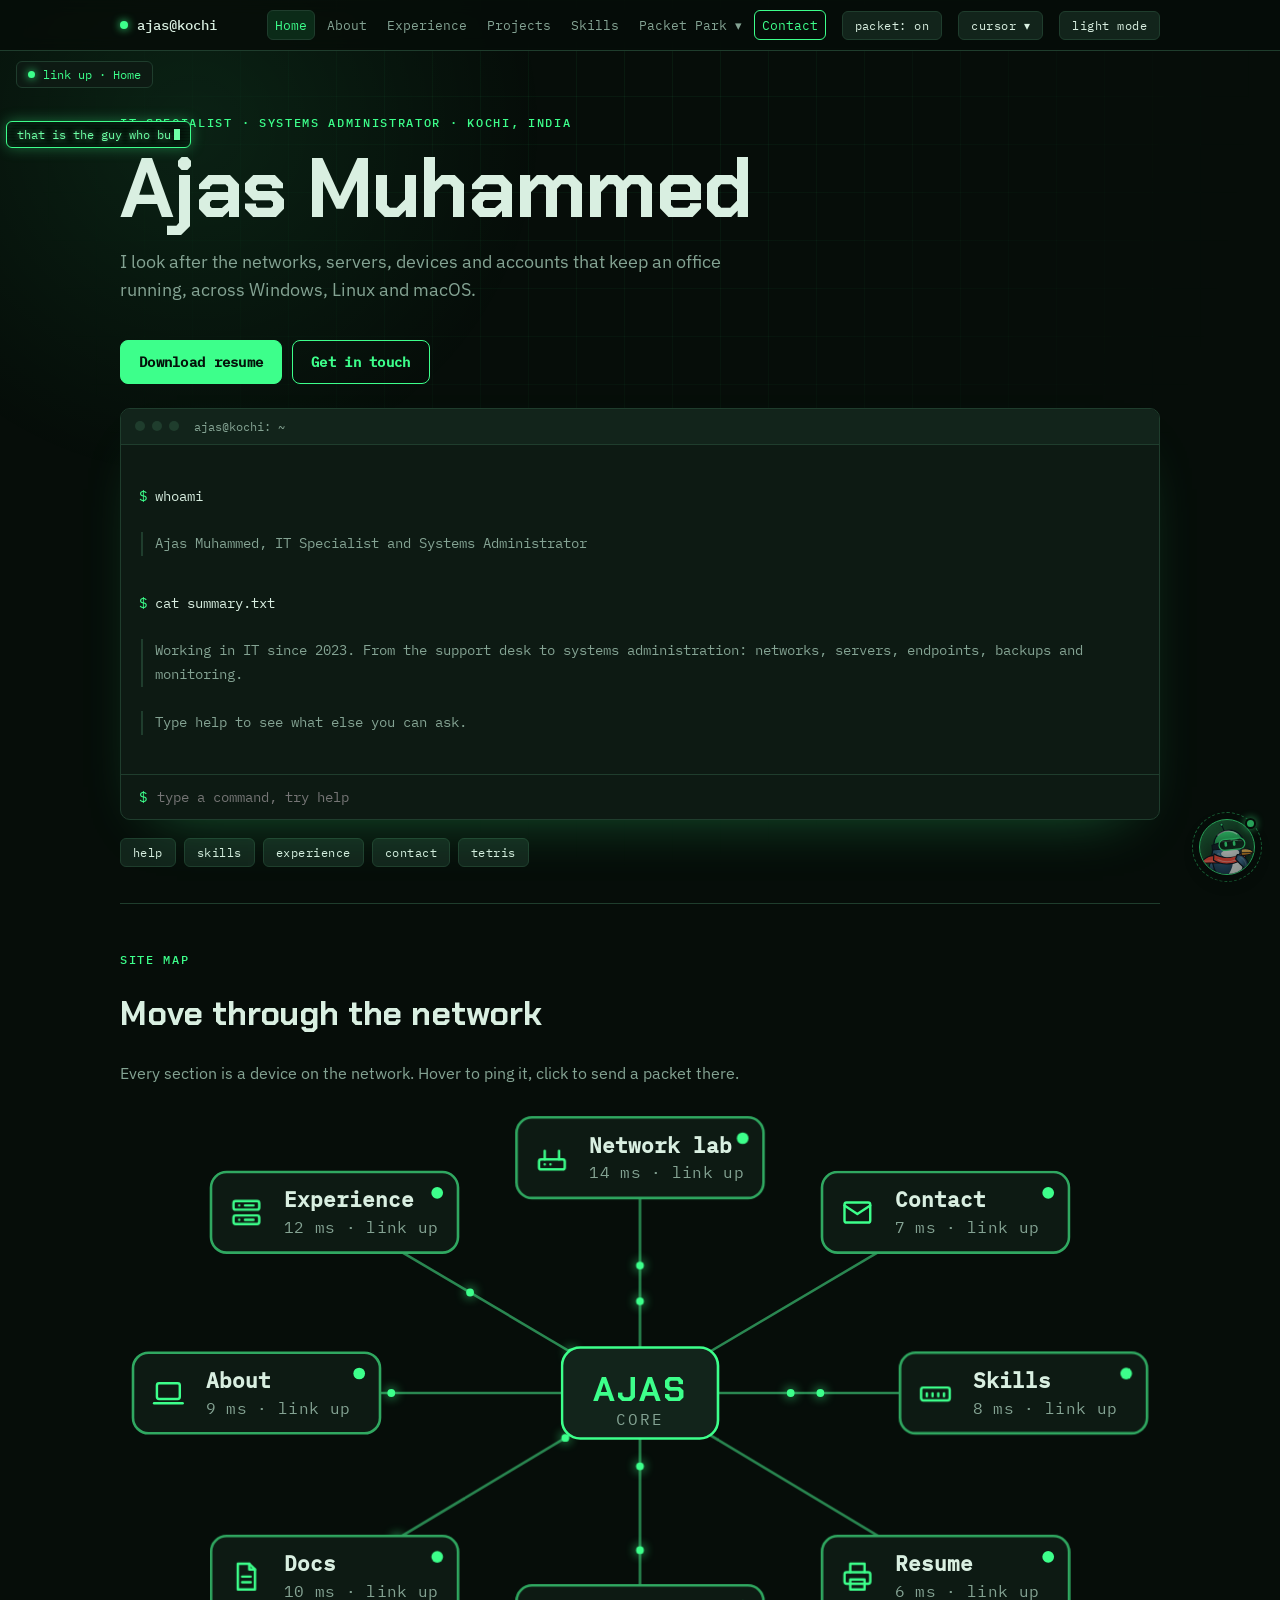
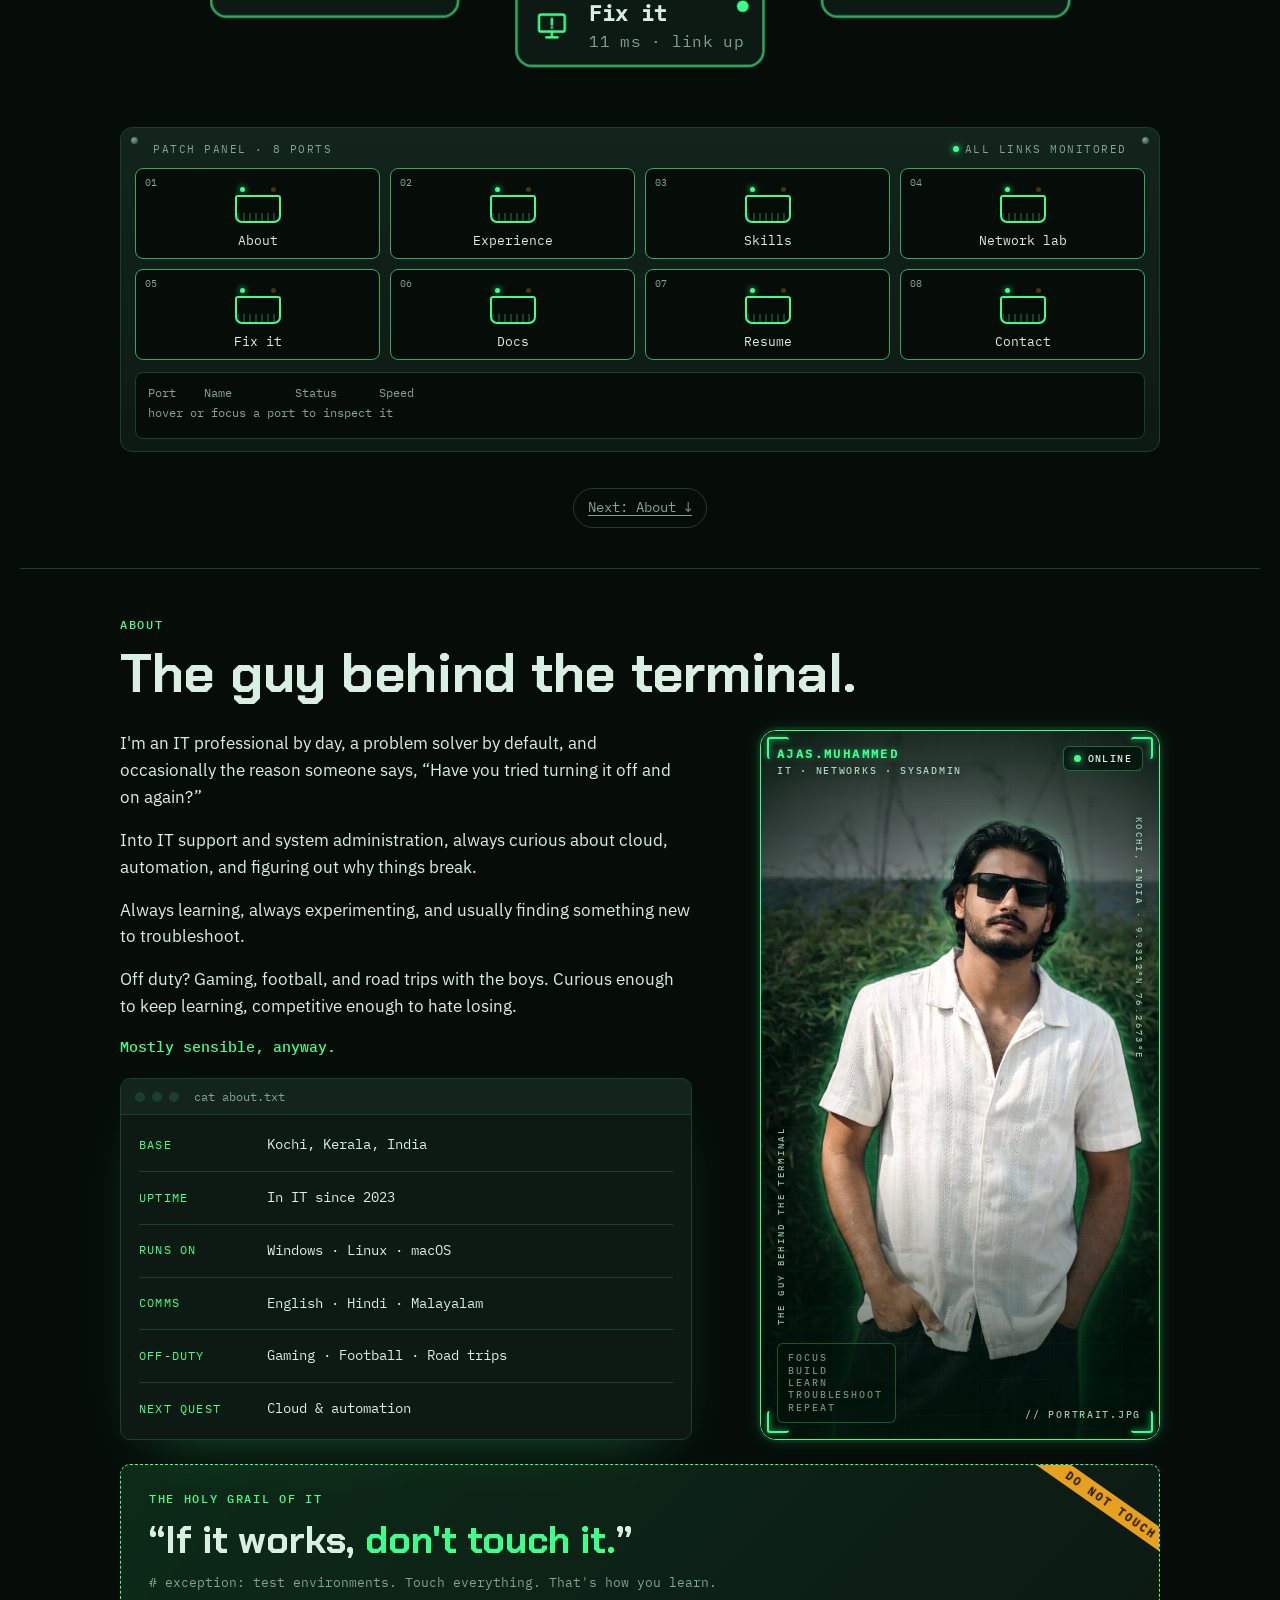
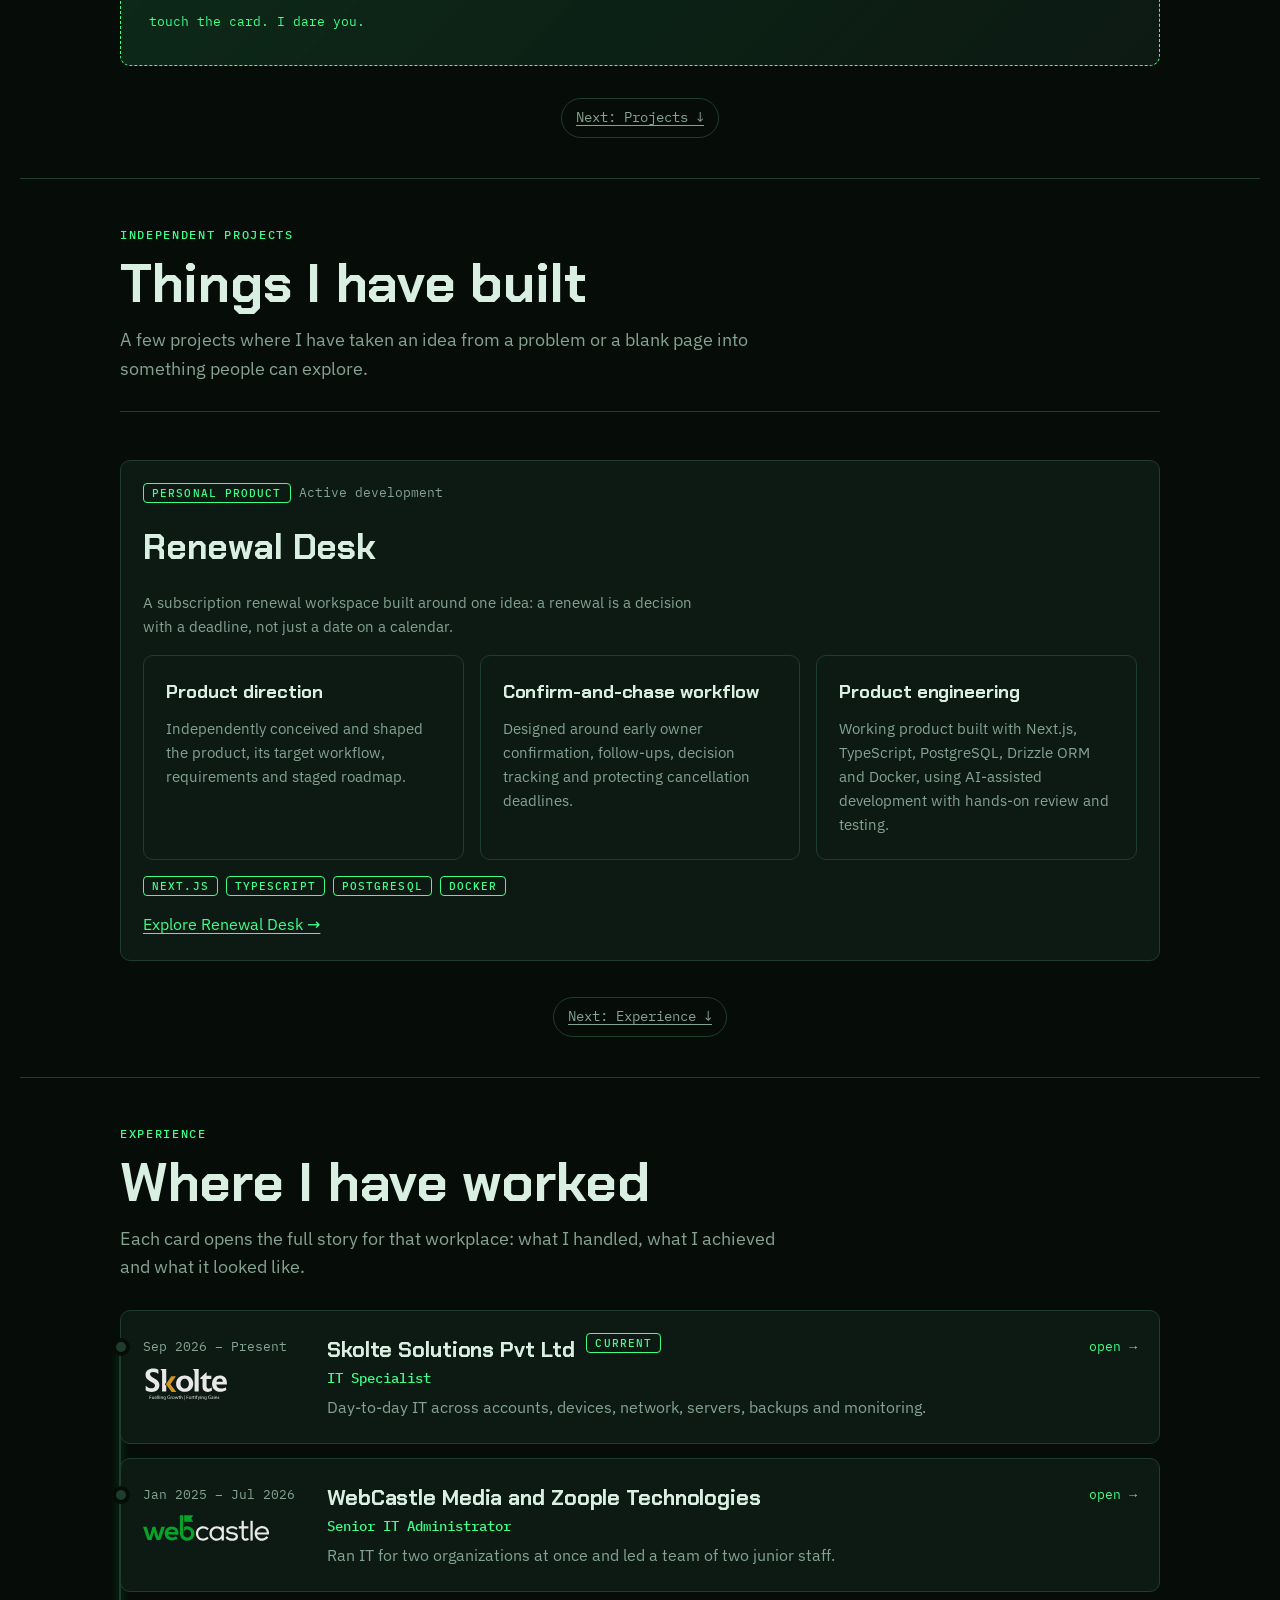
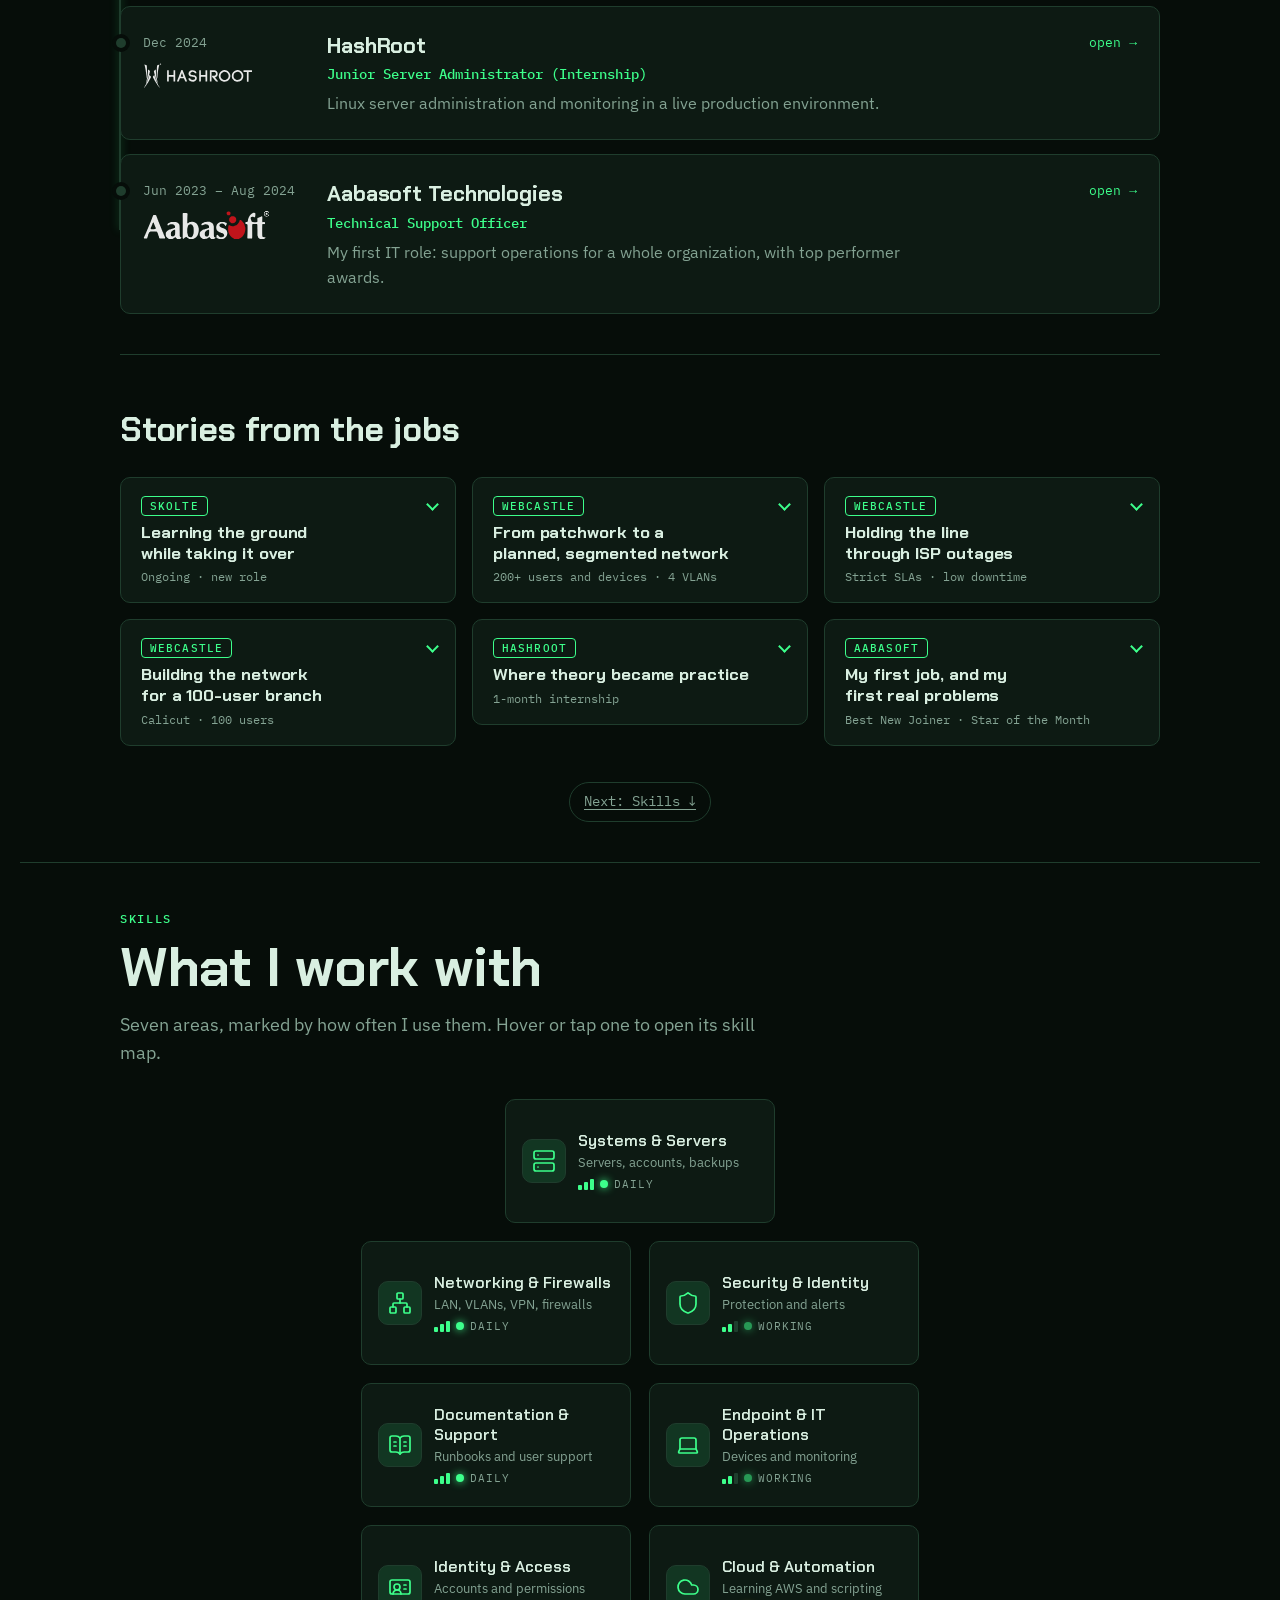
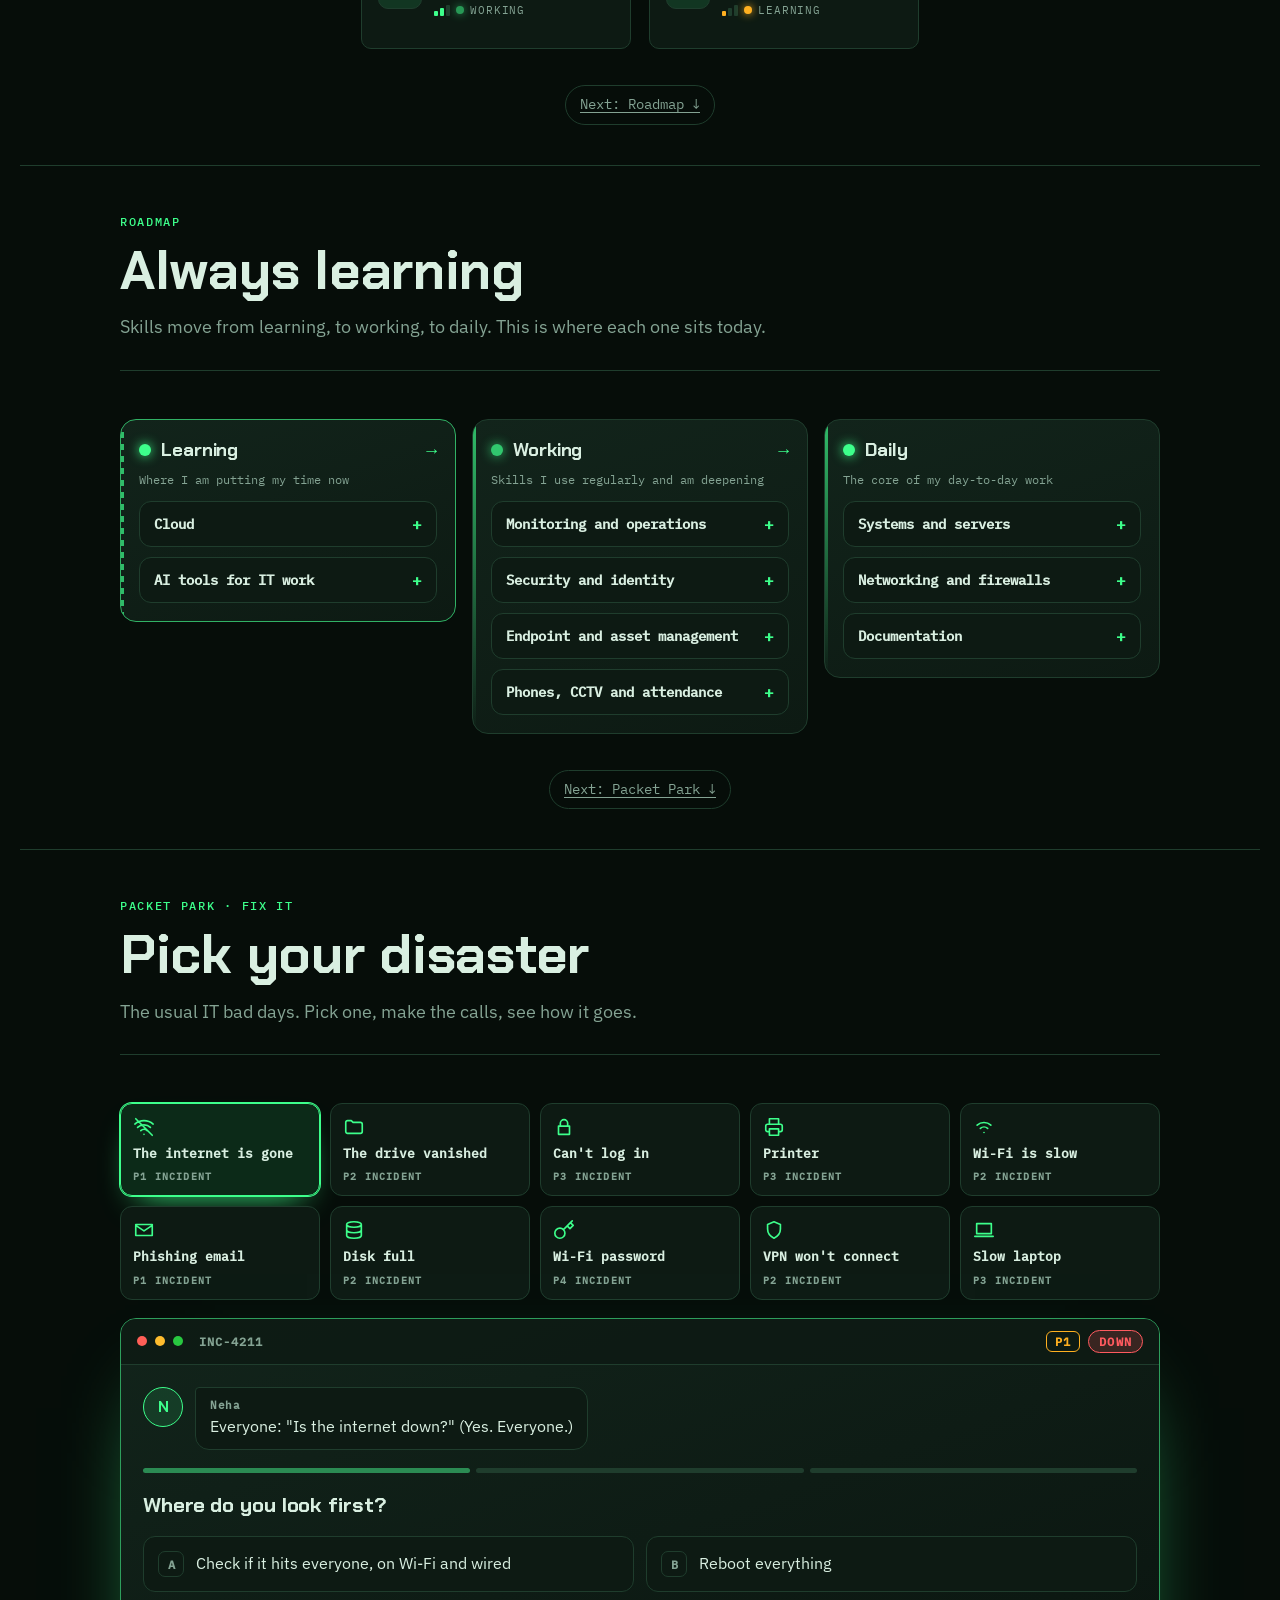
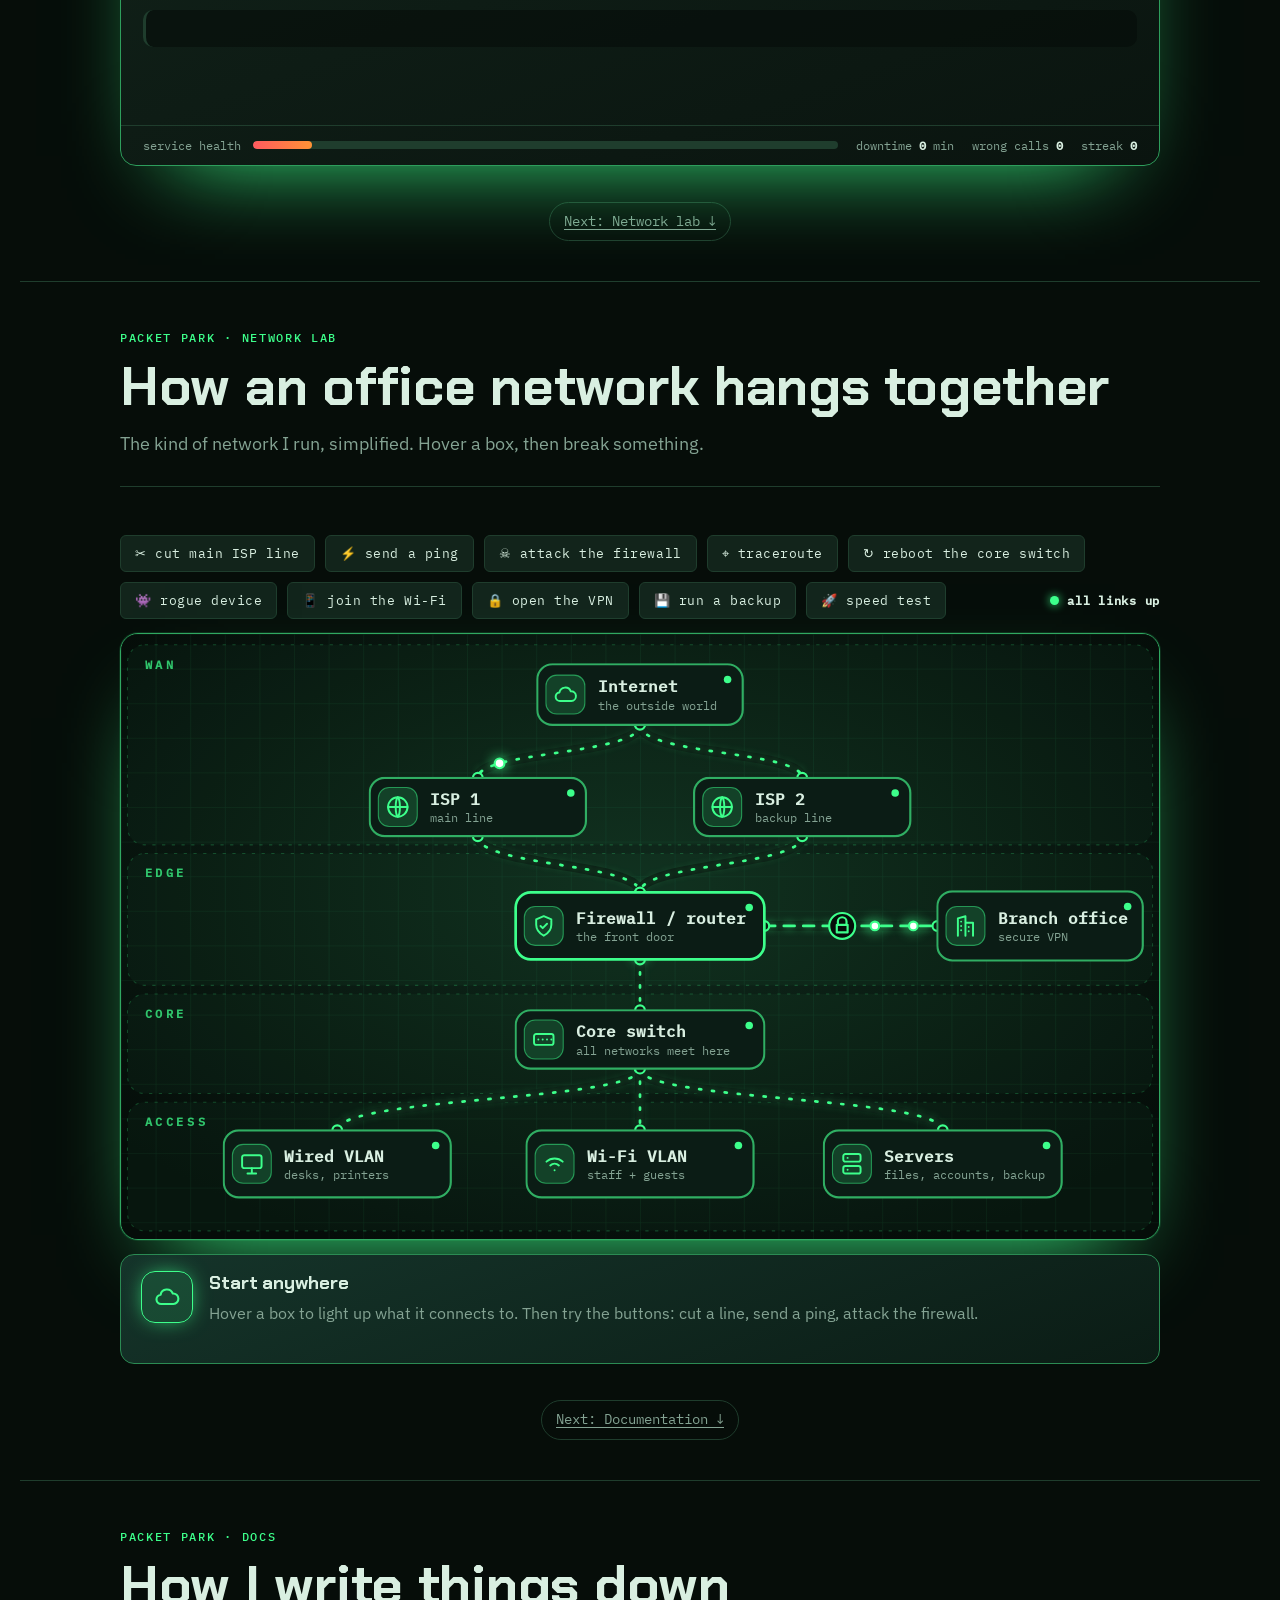
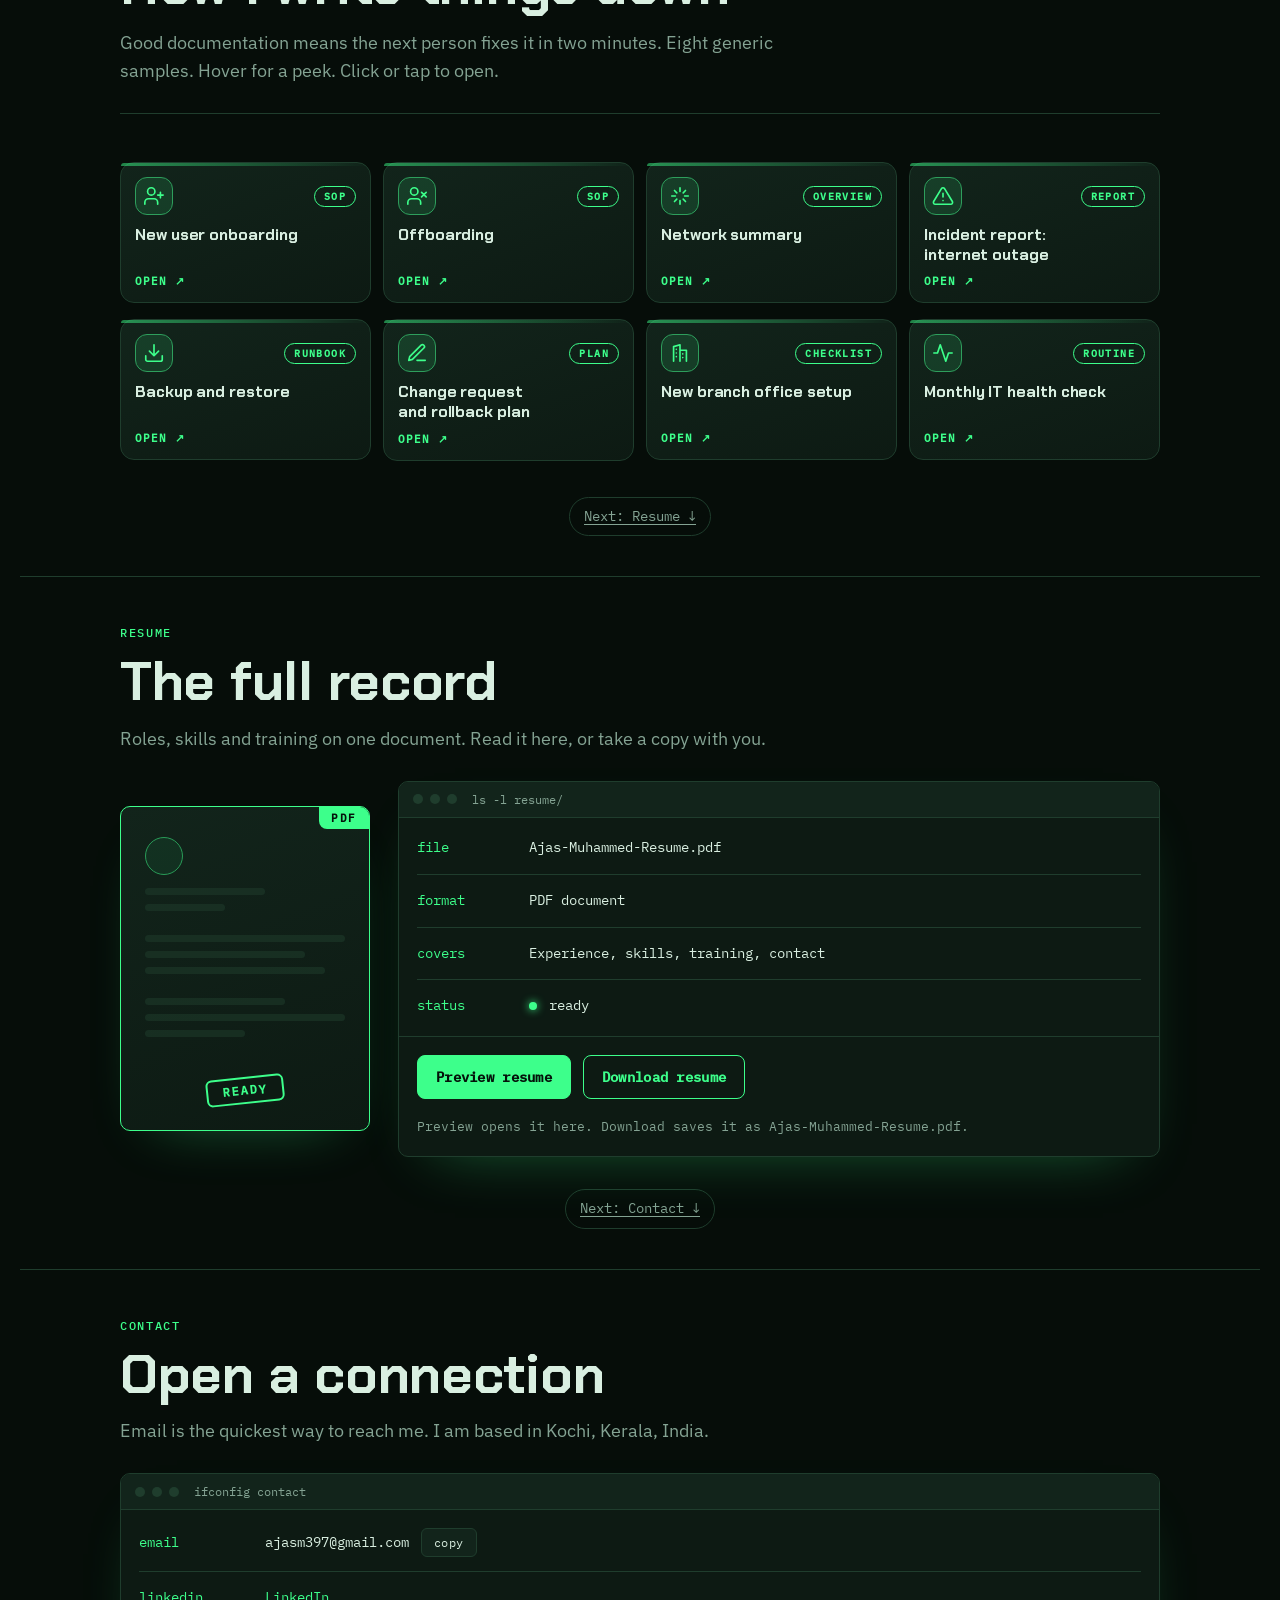
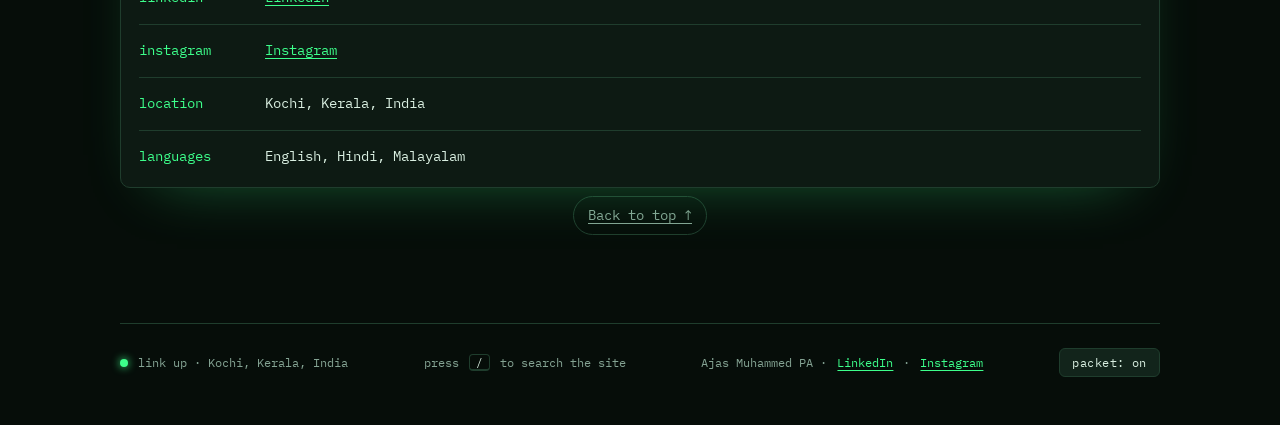
<file: index.html>
<!doctype html>
<html lang="en">
<head>
<meta charset="utf-8">
<meta name="viewport" content="width=device-width, initial-scale=1, viewport-fit=cover">
<title>Ajas Muhammed PA | IT Specialist & Systems Administrator, Kochi</title>
<meta name="description" content="Ajas Muhammed (Ajas Muhammed PA), IT Specialist and Systems Administrator in Kochi, India. Servers, networks, endpoints, backups and monitoring, shown in a terminal-style portfolio with a network lab and a troubleshooting game.">
<meta name="theme-color" content="#060d09" media="(prefers-color-scheme: dark)"><meta name="theme-color" content="#eef4f0" media="(prefers-color-scheme: light)">
<link rel="icon" type="image/svg+xml" href="favicon.svg"><link rel="canonical" href="https://ajasmhd.in/">
<meta property="og:type" content="website"><meta property="og:site_name" content="Ajas Muhammed"><meta property="og:title" content="Ajas Muhammed PA | IT Specialist & Systems Administrator, Kochi"><meta property="og:description" content="Ajas Muhammed (Ajas Muhammed PA), IT Specialist and Systems Administrator in Kochi, India. Servers, networks, endpoints, backups and monitoring, shown in a terminal-style portfolio with a network lab and a troubleshooting game."><meta property="og:url" content="https://ajasmhd.in/"><meta property="og:image" content="https://ajasmhd.in/og.png"><meta property="og:image:width" content="1200"><meta property="og:image:height" content="630">
<meta name="twitter:card" content="summary_large_image"><meta name="twitter:title" content="Ajas Muhammed PA | IT Specialist & Systems Administrator, Kochi"><meta name="twitter:description" content="Ajas Muhammed (Ajas Muhammed PA), IT Specialist and Systems Administrator in Kochi, India. Servers, networks, endpoints, backups and monitoring, shown in a terminal-style portfolio with a network lab and a troubleshooting game."><meta name="twitter:image" content="https://ajasmhd.in/og.png">
<script type="application/ld+json">{"@context":"https://schema.org","@type":"Person","name":"Ajas Muhammed","alternateName":["Ajas Muhammed PA","Ajas Muhammed P A"],"jobTitle":"IT Specialist and Systems Administrator","address":{"@type":"PostalAddress","addressLocality":"Kochi","addressRegion":"Kerala","addressCountry":"IN"},"url":"https://ajasmhd.in/","sameAs":["https://www.linkedin.com/in/ajas-muhammed-pa-1413881bb","https://github.com/Ajazz-git"]}</script>
<link rel="stylesheet" href="fonts.css">
<link rel="stylesheet" href="styles.css"><script src="theme.js"></script><script>try{if(!sessionStorage.getItem("boot")&&!matchMedia("(prefers-reduced-motion: reduce)").matches&&(!location.hash||/^#home/.test(location.hash)))document.documentElement.classList.add("booting")}catch(e){}</script>
</head>
<body>
<a class="skip" href="#main">Skip to content</a>
<div class="linkbar" aria-hidden="true"></div>
<header class="top"><div class="wrap bar">
<a class="brand" href="index.html#home"><span class="led" aria-hidden="true"></span>ajas@kochi</a>
<nav class="nav" aria-label="Main">
<a href="index.html#home">Home</a><a href="index.html#about">About</a><a href="index.html#experience">Experience</a><a href="index.html#projects">Projects</a><a href="index.html#skills">Skills</a><div class="dd"><button class="dd-b" type="button" aria-haspopup="true" aria-expanded="false">Packet Park <span aria-hidden="true">▾</span></button><div class="dd-m"><a href="index.html#fixit">Fix it</a><a href="index.html#lab">Network lab</a><a href="index.html#docs">Docs</a></div></div><a class="cta" href="index.html#contact">Contact</a>
</nav>
<button class="chip" id="pilot-toggle-top" data-packet type="button" aria-pressed="true" aria-label="Turn Packet the penguin on or off">packet: on</button>
<button class="chip" id="theme" type="button" aria-label="Switch colour theme">light mode</button>
</div></header>
<main id="main" tabindex="-1">
<section class="part" id="home">
<section class="wrap hero">
<p class="eyebrow">IT specialist · Systems administrator · Kochi, India</p>
<h1>Ajas Muhammed</h1>
<p class="lede">I look after the networks, servers, devices and accounts that keep an office running, across Windows, Linux and macOS.</p>
<p class="hero-act"><a class="btn" href="Ajas-Muhammed-Resume.pdf" download="Ajas-Muhammed-Resume.pdf">Download resume</a><a class="btn ghost" href="index.html#contact">Get in touch</a></p>
<div class="term" id="term">
<div class="term-bar"><i></i><i></i><i></i><span>ajas@kochi: ~</span></div>
<div class="term-body" id="out" aria-live="polite">
<div class="line"><span class="ps">$ </span><span class="type t1">whoami</span></div>
<div class="res r1">Ajas Muhammed, IT Specialist and Systems Administrator</div>
<div class="line l2"><span class="ps">$ </span><span class="type t2">cat summary.txt</span></div>
<div class="res r2">Working in IT since 2023. From the support desk to systems administration: networks, servers, endpoints, backups and monitoring.</div>
<div class="res r3">Type help to see what else you can ask.</div>
</div>
<form class="prompt" id="form" autocomplete="off"><label for="cmd" class="ps">$</label><input id="cmd" type="text" spellcheck="false" autocapitalize="off" placeholder="type a command, try help"></form>
</div>
<div class="hint">
<button class="chip" type="button" data-run="help">help</button>
<button class="chip" type="button" data-run="skills">skills</button>
<button class="chip" type="button" data-run="experience">experience</button>
<button class="chip" type="button" data-run="contact">contact</button>
<button class="chip" type="button" data-run="tetris">tetris</button>
</div>
</section>
<section class="wrap block" id="map">
<p class="eyebrow">Site map</p>
<h2>Move through the network</h2>
<p class="lead">Every section is a device on the network. Hover to ping it, click to send a packet there.</p>
<div class="mapwrap"><svg class="map pre map-d" id="dmap" viewBox="0 0 800 440" role="group" aria-label="Site map. Eight sections, each a device on the network."><a class="dv" href="index.html#about" style="--i:0" aria-label="About, who is this guy, 9 ms · link up"><path class="cab" id="d0" d="M400 220 L105.0 220.0"/><circle class="pkt" r="3"><animateMotion dur="3.40s" begin="-0.00s" repeatCount="indefinite"><mpath href="#d0"/></animateMotion></circle><circle class="pkt" r="3"><animateMotion dur="4.60s" begin="-1.50s" repeatCount="indefinite" keyPoints="1;0" keyTimes="0;1" calcMode="linear"><mpath href="#d0"/></animateMotion></circle><rect class="bx" x="10" y="189" width="190" height="62" rx="12"/><g class="ic" transform="translate(24 207) scale(1.1)" fill="none" stroke="currentColor" stroke-width="1.7" stroke-linecap="round" stroke-linejoin="round"><rect x="4" y="5" width="16" height="11" rx="1.5"/><path d="M2 19h20"/></g><text class="lb" x="66" y="216">About</text><text class="s0" x="66" y="236">booting…</text><text class="s1" x="66" y="236">9 ms · link up</text><text class="s2" x="66" y="236">who is this guy</text><circle class="dot" cx="184" cy="205" r="4.5"/></a><a class="dv" href="index.html#experience" style="--i:1" aria-label="Experience, where I have worked, 12 ms · link up"><path class="cab" id="d1" d="M400 220 L165.0 81.0"/><circle class="pkt" r="3"><animateMotion dur="3.63s" begin="-0.70s" repeatCount="indefinite"><mpath href="#d1"/></animateMotion></circle><circle class="pkt" r="3"><animateMotion dur="4.77s" begin="-2.00s" repeatCount="indefinite" keyPoints="1;0" keyTimes="0;1" calcMode="linear"><mpath href="#d1"/></animateMotion></circle><rect class="bx" x="70" y="50" width="190" height="62" rx="12"/><g class="ic" transform="translate(84 68) scale(1.1)" fill="none" stroke="currentColor" stroke-width="1.7" stroke-linecap="round" stroke-linejoin="round"><rect x="3" y="4" width="18" height="6" rx="1.5"/><rect x="3" y="14" width="18" height="6" rx="1.5"/><path d="M7 7h.01M7 17h.01M11 7h6M11 17h6"/></g><text class="lb" x="126" y="77">Experience</text><text class="s0" x="126" y="97">booting…</text><text class="s1" x="126" y="97">12 ms · link up</text><text class="s2" x="126" y="97">where I have worked</text><circle class="dot" cx="244" cy="66" r="4.5"/></a><a class="dv" href="index.html#skills" style="--i:2" aria-label="Skills, what I run, 8 ms · link up"><path class="cab" id="d2" d="M400 220 L695.0 220.0"/><circle class="pkt" r="3"><animateMotion dur="3.86s" begin="-1.40s" repeatCount="indefinite"><mpath href="#d2"/></animateMotion></circle><circle class="pkt" r="3"><animateMotion dur="4.94s" begin="-2.50s" repeatCount="indefinite" keyPoints="1;0" keyTimes="0;1" calcMode="linear"><mpath href="#d2"/></animateMotion></circle><rect class="bx" x="600" y="189" width="190" height="62" rx="12"/><g class="ic" transform="translate(614 207) scale(1.1)" fill="none" stroke="currentColor" stroke-width="1.7" stroke-linecap="round" stroke-linejoin="round"><rect x="2" y="8" width="20" height="9" rx="1.5"/><path d="M6 12v2M10 12v2M14 12v2M18 12v2"/></g><text class="lb" x="656" y="216">Skills</text><text class="s0" x="656" y="236">booting…</text><text class="s1" x="656" y="236">8 ms · link up</text><text class="s2" x="656" y="236">what I run</text><circle class="dot" cx="774" cy="205" r="4.5"/></a><a class="dv" href="index.html#lab" style="--i:3" aria-label="Network lab, poke a live network, 14 ms · link up"><path class="cab" id="d3" d="M400 220 L400.0 39.0"/><circle class="pkt" r="3"><animateMotion dur="4.09s" begin="-2.10s" repeatCount="indefinite"><mpath href="#d3"/></animateMotion></circle><circle class="pkt" r="3"><animateMotion dur="5.11s" begin="-3.00s" repeatCount="indefinite" keyPoints="1;0" keyTimes="0;1" calcMode="linear"><mpath href="#d3"/></animateMotion></circle><rect class="bx" x="305" y="8" width="190" height="62" rx="12"/><g class="ic" transform="translate(319 26) scale(1.1)" fill="none" stroke="currentColor" stroke-width="1.7" stroke-linecap="round" stroke-linejoin="round"><rect x="3" y="13" width="18" height="7" rx="1.5"/><path d="M7 16.5h.01M11 16.5h.01M7 13V7M17 13V7"/></g><text class="lb" x="361" y="35">Network lab</text><text class="s0" x="361" y="55">booting…</text><text class="s1" x="361" y="55">14 ms · link up</text><text class="s2" x="361" y="55">poke a live network</text><circle class="dot" cx="479" cy="24" r="4.5"/></a><a class="dv" href="index.html#fixit" style="--i:4" aria-label="Fix it, break it, fix it, 11 ms · link up"><path class="cab" id="d4" d="M400 220 L400.0 399.0"/><circle class="pkt" r="3"><animateMotion dur="4.32s" begin="-2.80s" repeatCount="indefinite"><mpath href="#d4"/></animateMotion></circle><circle class="pkt" r="3"><animateMotion dur="5.28s" begin="-3.50s" repeatCount="indefinite" keyPoints="1;0" keyTimes="0;1" calcMode="linear"><mpath href="#d4"/></animateMotion></circle><rect class="bx" x="305" y="368" width="190" height="62" rx="12"/><g class="ic" transform="translate(319 386) scale(1.1)" fill="none" stroke="currentColor" stroke-width="1.7" stroke-linecap="round" stroke-linejoin="round"><rect x="3" y="4" width="18" height="12" rx="1.5"/><path d="M8 20h8M12 16v4M12 7v4M12 13.2h.01"/></g><text class="lb" x="361" y="395">Fix it</text><text class="s0" x="361" y="415">booting…</text><text class="s1" x="361" y="415">11 ms · link up</text><text class="s2" x="361" y="415">break it, fix it</text><circle class="dot" cx="479" cy="384" r="4.5"/></a><a class="dv" href="index.html#docs" style="--i:5" aria-label="Docs, how I write it down, 10 ms · link up"><path class="cab" id="d5" d="M400 220 L165.0 361.0"/><circle class="pkt" r="3"><animateMotion dur="4.55s" begin="-3.50s" repeatCount="indefinite"><mpath href="#d5"/></animateMotion></circle><circle class="pkt" r="3"><animateMotion dur="5.45s" begin="-4.00s" repeatCount="indefinite" keyPoints="1;0" keyTimes="0;1" calcMode="linear"><mpath href="#d5"/></animateMotion></circle><rect class="bx" x="70" y="330" width="190" height="62" rx="12"/><g class="ic" transform="translate(84 348) scale(1.1)" fill="none" stroke="currentColor" stroke-width="1.7" stroke-linecap="round" stroke-linejoin="round"><path d="M6 3h8l4 4v14H6z"/><path d="M14 3v4h4M9 12h6M9 16h6"/></g><text class="lb" x="126" y="357">Docs</text><text class="s0" x="126" y="377">booting…</text><text class="s1" x="126" y="377">10 ms · link up</text><text class="s2" x="126" y="377">how I write it down</text><circle class="dot" cx="244" cy="346" r="4.5"/></a><a class="dv" href="index.html#resume" style="--i:6" aria-label="Resume, the PDF, 6 ms · link up"><path class="cab" id="d6" d="M400 220 L635.0 361.0"/><circle class="pkt" r="3"><animateMotion dur="4.78s" begin="-4.20s" repeatCount="indefinite"><mpath href="#d6"/></animateMotion></circle><circle class="pkt" r="3"><animateMotion dur="5.62s" begin="-4.50s" repeatCount="indefinite" keyPoints="1;0" keyTimes="0;1" calcMode="linear"><mpath href="#d6"/></animateMotion></circle><rect class="bx" x="540" y="330" width="190" height="62" rx="12"/><g class="ic" transform="translate(554 348) scale(1.1)" fill="none" stroke="currentColor" stroke-width="1.7" stroke-linecap="round" stroke-linejoin="round"><path d="M7 9V3h10v6"/><rect x="3" y="9" width="18" height="8" rx="1.5"/><rect x="7" y="14" width="10" height="7"/></g><text class="lb" x="596" y="357">Resume</text><text class="s0" x="596" y="377">booting…</text><text class="s1" x="596" y="377">6 ms · link up</text><text class="s2" x="596" y="377">the PDF</text><circle class="dot" cx="714" cy="346" r="4.5"/></a><a class="dv" href="index.html#contact" style="--i:7" aria-label="Contact, say hello, 7 ms · link up"><path class="cab" id="d7" d="M400 220 L635.0 81.0"/><circle class="pkt" r="3"><animateMotion dur="5.01s" begin="-4.90s" repeatCount="indefinite"><mpath href="#d7"/></animateMotion></circle><circle class="pkt" r="3"><animateMotion dur="5.79s" begin="-5.00s" repeatCount="indefinite" keyPoints="1;0" keyTimes="0;1" calcMode="linear"><mpath href="#d7"/></animateMotion></circle><rect class="bx" x="540" y="50" width="190" height="62" rx="12"/><g class="ic" transform="translate(554 68) scale(1.1)" fill="none" stroke="currentColor" stroke-width="1.7" stroke-linecap="round" stroke-linejoin="round"><rect x="3" y="5" width="18" height="14" rx="1.5"/><path d="M3 7l9 6 9-6"/></g><text class="lb" x="596" y="77">Contact</text><text class="s0" x="596" y="97">booting…</text><text class="s1" x="596" y="97">7 ms · link up</text><text class="s2" x="596" y="97">say hello</text><circle class="dot" cx="714" cy="66" r="4.5"/></a><rect class="core-ring" x="340" y="185" width="120" height="70" rx="14"/><rect class="core" x="340" y="185" width="120" height="70" rx="14"/><text class="core-t" x="400.0" y="226.0">AJAS</text><text class="core-s" x="400.0" y="245.0">CORE</text></svg><svg class="map pre map-m" id="mmap" viewBox="0 0 400 440" role="group" aria-label="Site map. Eight sections, each a device on the network."><a class="dv" href="index.html#about" style="--i:0" aria-label="About, who is this guy, 9 ms · link up"><path class="cab" id="m0" d="M200 62 V127.0 H198"/><circle class="pkt" r="3"><animateMotion dur="3.40s" begin="-0.00s" repeatCount="indefinite"><mpath href="#m0"/></animateMotion></circle><circle class="pkt" r="3"><animateMotion dur="4.60s" begin="-1.50s" repeatCount="indefinite" keyPoints="1;0" keyTimes="0;1" calcMode="linear"><mpath href="#m0"/></animateMotion></circle><rect class="bx" x="8" y="96" width="190" height="62" rx="12"/><g class="ic" transform="translate(22 114) scale(1.1)" fill="none" stroke="currentColor" stroke-width="1.7" stroke-linecap="round" stroke-linejoin="round"><rect x="4" y="5" width="16" height="11" rx="1.5"/><path d="M2 19h20"/></g><text class="lb" x="64" y="123">About</text><text class="s0" x="64" y="143">booting…</text><text class="s1" x="64" y="143">9 ms · link up</text><text class="s2" x="64" y="143">who is this guy</text><circle class="dot" cx="182" cy="112" r="4.5"/></a><a class="dv" href="index.html#experience" style="--i:1" aria-label="Experience, where I have worked, 12 ms · link up"><path class="cab" id="m1" d="M200 62 V127.0 H202"/><circle class="pkt" r="3"><animateMotion dur="3.63s" begin="-0.70s" repeatCount="indefinite"><mpath href="#m1"/></animateMotion></circle><circle class="pkt" r="3"><animateMotion dur="4.77s" begin="-2.00s" repeatCount="indefinite" keyPoints="1;0" keyTimes="0;1" calcMode="linear"><mpath href="#m1"/></animateMotion></circle><rect class="bx" x="202" y="96" width="190" height="62" rx="12"/><g class="ic" transform="translate(216 114) scale(1.1)" fill="none" stroke="currentColor" stroke-width="1.7" stroke-linecap="round" stroke-linejoin="round"><rect x="3" y="4" width="18" height="6" rx="1.5"/><rect x="3" y="14" width="18" height="6" rx="1.5"/><path d="M7 7h.01M7 17h.01M11 7h6M11 17h6"/></g><text class="lb" x="258" y="123">Experience</text><text class="s0" x="258" y="143">booting…</text><text class="s1" x="258" y="143">12 ms · link up</text><text class="s2" x="258" y="143">where I have worked</text><circle class="dot" cx="376" cy="112" r="4.5"/></a><a class="dv" href="index.html#skills" style="--i:2" aria-label="Skills, what I run, 8 ms · link up"><path class="cab" id="m2" d="M200 62 V215.0 H198"/><circle class="pkt" r="3"><animateMotion dur="3.86s" begin="-1.40s" repeatCount="indefinite"><mpath href="#m2"/></animateMotion></circle><circle class="pkt" r="3"><animateMotion dur="4.94s" begin="-2.50s" repeatCount="indefinite" keyPoints="1;0" keyTimes="0;1" calcMode="linear"><mpath href="#m2"/></animateMotion></circle><rect class="bx" x="8" y="184" width="190" height="62" rx="12"/><g class="ic" transform="translate(22 202) scale(1.1)" fill="none" stroke="currentColor" stroke-width="1.7" stroke-linecap="round" stroke-linejoin="round"><rect x="2" y="8" width="20" height="9" rx="1.5"/><path d="M6 12v2M10 12v2M14 12v2M18 12v2"/></g><text class="lb" x="64" y="211">Skills</text><text class="s0" x="64" y="231">booting…</text><text class="s1" x="64" y="231">8 ms · link up</text><text class="s2" x="64" y="231">what I run</text><circle class="dot" cx="182" cy="200" r="4.5"/></a><a class="dv" href="index.html#lab" style="--i:3" aria-label="Network lab, poke a live network, 14 ms · link up"><path class="cab" id="m3" d="M200 62 V215.0 H202"/><circle class="pkt" r="3"><animateMotion dur="4.09s" begin="-2.10s" repeatCount="indefinite"><mpath href="#m3"/></animateMotion></circle><circle class="pkt" r="3"><animateMotion dur="5.11s" begin="-3.00s" repeatCount="indefinite" keyPoints="1;0" keyTimes="0;1" calcMode="linear"><mpath href="#m3"/></animateMotion></circle><rect class="bx" x="202" y="184" width="190" height="62" rx="12"/><g class="ic" transform="translate(216 202) scale(1.1)" fill="none" stroke="currentColor" stroke-width="1.7" stroke-linecap="round" stroke-linejoin="round"><rect x="3" y="13" width="18" height="7" rx="1.5"/><path d="M7 16.5h.01M11 16.5h.01M7 13V7M17 13V7"/></g><text class="lb" x="258" y="211">Network lab</text><text class="s0" x="258" y="231">booting…</text><text class="s1" x="258" y="231">14 ms · link up</text><text class="s2" x="258" y="231">poke a live network</text><circle class="dot" cx="376" cy="200" r="4.5"/></a><a class="dv" href="index.html#fixit" style="--i:4" aria-label="Fix it, break it, fix it, 11 ms · link up"><path class="cab" id="m4" d="M200 62 V303.0 H198"/><circle class="pkt" r="3"><animateMotion dur="4.32s" begin="-2.80s" repeatCount="indefinite"><mpath href="#m4"/></animateMotion></circle><circle class="pkt" r="3"><animateMotion dur="5.28s" begin="-3.50s" repeatCount="indefinite" keyPoints="1;0" keyTimes="0;1" calcMode="linear"><mpath href="#m4"/></animateMotion></circle><rect class="bx" x="8" y="272" width="190" height="62" rx="12"/><g class="ic" transform="translate(22 290) scale(1.1)" fill="none" stroke="currentColor" stroke-width="1.7" stroke-linecap="round" stroke-linejoin="round"><rect x="3" y="4" width="18" height="12" rx="1.5"/><path d="M8 20h8M12 16v4M12 7v4M12 13.2h.01"/></g><text class="lb" x="64" y="299">Fix it</text><text class="s0" x="64" y="319">booting…</text><text class="s1" x="64" y="319">11 ms · link up</text><text class="s2" x="64" y="319">break it, fix it</text><circle class="dot" cx="182" cy="288" r="4.5"/></a><a class="dv" href="index.html#docs" style="--i:5" aria-label="Docs, how I write it down, 10 ms · link up"><path class="cab" id="m5" d="M200 62 V303.0 H202"/><circle class="pkt" r="3"><animateMotion dur="4.55s" begin="-3.50s" repeatCount="indefinite"><mpath href="#m5"/></animateMotion></circle><circle class="pkt" r="3"><animateMotion dur="5.45s" begin="-4.00s" repeatCount="indefinite" keyPoints="1;0" keyTimes="0;1" calcMode="linear"><mpath href="#m5"/></animateMotion></circle><rect class="bx" x="202" y="272" width="190" height="62" rx="12"/><g class="ic" transform="translate(216 290) scale(1.1)" fill="none" stroke="currentColor" stroke-width="1.7" stroke-linecap="round" stroke-linejoin="round"><path d="M6 3h8l4 4v14H6z"/><path d="M14 3v4h4M9 12h6M9 16h6"/></g><text class="lb" x="258" y="299">Docs</text><text class="s0" x="258" y="319">booting…</text><text class="s1" x="258" y="319">10 ms · link up</text><text class="s2" x="258" y="319">how I write it down</text><circle class="dot" cx="376" cy="288" r="4.5"/></a><a class="dv" href="index.html#resume" style="--i:6" aria-label="Resume, the PDF, 6 ms · link up"><path class="cab" id="m6" d="M200 62 V391.0 H198"/><circle class="pkt" r="3"><animateMotion dur="4.78s" begin="-4.20s" repeatCount="indefinite"><mpath href="#m6"/></animateMotion></circle><circle class="pkt" r="3"><animateMotion dur="5.62s" begin="-4.50s" repeatCount="indefinite" keyPoints="1;0" keyTimes="0;1" calcMode="linear"><mpath href="#m6"/></animateMotion></circle><rect class="bx" x="8" y="360" width="190" height="62" rx="12"/><g class="ic" transform="translate(22 378) scale(1.1)" fill="none" stroke="currentColor" stroke-width="1.7" stroke-linecap="round" stroke-linejoin="round"><path d="M7 9V3h10v6"/><rect x="3" y="9" width="18" height="8" rx="1.5"/><rect x="7" y="14" width="10" height="7"/></g><text class="lb" x="64" y="387">Resume</text><text class="s0" x="64" y="407">booting…</text><text class="s1" x="64" y="407">6 ms · link up</text><text class="s2" x="64" y="407">the PDF</text><circle class="dot" cx="182" cy="376" r="4.5"/></a><a class="dv" href="index.html#contact" style="--i:7" aria-label="Contact, say hello, 7 ms · link up"><path class="cab" id="m7" d="M200 62 V391.0 H202"/><circle class="pkt" r="3"><animateMotion dur="5.01s" begin="-4.90s" repeatCount="indefinite"><mpath href="#m7"/></animateMotion></circle><circle class="pkt" r="3"><animateMotion dur="5.79s" begin="-5.00s" repeatCount="indefinite" keyPoints="1;0" keyTimes="0;1" calcMode="linear"><mpath href="#m7"/></animateMotion></circle><rect class="bx" x="202" y="360" width="190" height="62" rx="12"/><g class="ic" transform="translate(216 378) scale(1.1)" fill="none" stroke="currentColor" stroke-width="1.7" stroke-linecap="round" stroke-linejoin="round"><rect x="3" y="5" width="18" height="14" rx="1.5"/><path d="M3 7l9 6 9-6"/></g><text class="lb" x="258" y="387">Contact</text><text class="s0" x="258" y="407">booting…</text><text class="s1" x="258" y="407">7 ms · link up</text><text class="s2" x="258" y="407">say hello</text><circle class="dot" cx="376" cy="376" r="4.5"/></a><rect class="core-ring" x="130" y="8" width="140" height="54" rx="14"/><rect class="core" x="130" y="8" width="140" height="54" rx="14"/><text class="core-t" x="200.0" y="41.0">AJAS</text><text class="core-s" x="200.0" y="60.0">CORE</text></svg></div>
<div class="pp" role="group" aria-label="Patch panel: jump to a section"><div class="pp-bar"><span>PATCH PANEL · 8 PORTS</span><span class="pp-st"><i></i>all links monitored</span></div><div class="ports"><a class="port live" href="index.html#about" style="--i:0" data-if="Gi0/1" data-n="About" data-st="connected" data-sp="1000 full" data-d="who is this guy"><span class="num">01</span><span class="jack" aria-hidden="true"><i class="plug"></i><i class="lk"></i><i class="ac"></i></span><span class="nm">About</span></a><a class="port live" href="index.html#experience" style="--i:1" data-if="Gi0/2" data-n="Experience" data-st="connected" data-sp="1000 full" data-d="where I have worked"><span class="num">02</span><span class="jack" aria-hidden="true"><i class="plug"></i><i class="lk"></i><i class="ac"></i></span><span class="nm">Experience</span></a><a class="port live" href="index.html#skills" style="--i:2" data-if="Gi0/3" data-n="Skills" data-st="connected" data-sp="1000 full" data-d="what I run"><span class="num">03</span><span class="jack" aria-hidden="true"><i class="plug"></i><i class="lk"></i><i class="ac"></i></span><span class="nm">Skills</span></a><a class="port live" href="index.html#lab" style="--i:3" data-if="Gi0/4" data-n="Network lab" data-st="connected" data-sp="1000 full" data-d="poke a live network"><span class="num">04</span><span class="jack" aria-hidden="true"><i class="plug"></i><i class="lk"></i><i class="ac"></i></span><span class="nm">Network lab</span></a><a class="port live" href="index.html#fixit" style="--i:4" data-if="Gi0/5" data-n="Fix it" data-st="connected" data-sp="1000 full" data-d="break it, fix it"><span class="num">05</span><span class="jack" aria-hidden="true"><i class="plug"></i><i class="lk"></i><i class="ac"></i></span><span class="nm">Fix it</span></a><a class="port live" href="index.html#docs" style="--i:5" data-if="Gi0/6" data-n="Docs" data-st="connected" data-sp="1000 full" data-d="how I write it down"><span class="num">06</span><span class="jack" aria-hidden="true"><i class="plug"></i><i class="lk"></i><i class="ac"></i></span><span class="nm">Docs</span></a><a class="port live" href="index.html#resume" style="--i:6" data-if="Gi0/7" data-n="Resume" data-st="connected" data-sp="1000 full" data-d="the PDF"><span class="num">07</span><span class="jack" aria-hidden="true"><i class="plug"></i><i class="lk"></i><i class="ac"></i></span><span class="nm">Resume</span></a><a class="port live" href="index.html#contact" style="--i:7" data-if="Gi0/8" data-n="Contact" data-st="connected" data-sp="1000 full" data-d="say hello"><span class="num">08</span><span class="jack" aria-hidden="true"><i class="plug"></i><i class="lk"></i><i class="ac"></i></span><span class="nm">Contact</span></a></div><pre class="pp-con" aria-live="polite" id="pp-con"></pre></div>
</section>
<div class="wrap next"><a href="index.html#about">Next: About <span aria-hidden="true">↓</span></a></div>
</section>
<section class="part" id="about">
<section class="wrap pagehead">
<p class="eyebrow">About</p>
<h2 class="sec-title">The guy behind the terminal.</h2>
</section>
<section class="wrap about-grid">
<div class="prose">
<p>I'm an IT professional by day, a problem solver by default, and occasionally the reason someone says, “Have you tried turning it off and on again?”</p>
<p>Into IT support and system administration, always curious about cloud, automation, and figuring out why things break.</p>
<p>Always learning, always experimenting, and usually finding something new to troubleshoot.</p>
<p>Off duty? Gaming, football, and road trips with the boys. Curious enough to keep learning, competitive enough to hate losing.</p>
<p class="signoff">Mostly sensible, anyway.</p>
</div>
<div class="ab-side">
<figure class="ab-ph"><div class="ab-fr hud"><picture><source type="image/webp" srcset="img/ajas.webp"><img src="img/ajas.jpg" alt="Portrait of Ajas Muhammed in a white shirt and sunglasses, standing in front of a green hedge" width="800" height="1249" loading="lazy" decoding="async"></picture><i class="hud-vig" aria-hidden="true"></i><img class="hud-aura" src="img/ajas-glow.webp" alt="" aria-hidden="true" width="400" height="625" loading="lazy" decoding="async"><img class="hud-cut" src="img/ajas-cut.webp" alt="" aria-hidden="true" width="800" height="1249" loading="lazy" decoding="async"><i class="hud-tint" aria-hidden="true"></i><i class="hud-grid" aria-hidden="true"></i><i class="hud-beam" aria-hidden="true"></i><i class="scanline" aria-hidden="true"></i><i class="hud-spot" aria-hidden="true"></i>
<div class="hud-ui" aria-hidden="true"><div class="hud-top"><div class="hud-id"><b>AJAS.MUHAMMED</b><small>IT · NETWORKS · SYSADMIN</small></div><span class="hud-on"><i></i>ONLINE</span></div><span class="hud-v hud-vl">THE GUY BEHIND THE TERMINAL</span><span class="hud-v hud-vr">KOCHI, INDIA · 9.9312°N 76.2673°E</span><ul class="hud-list"><li style="--k:0">FOCUS</li><li style="--k:1">BUILD</li><li style="--k:2">LEARN</li><li style="--k:3">TROUBLESHOOT</li><li style="--k:4">REPEAT</li></ul><span class="hud-file">// PORTRAIT.JPG</span></div>
<b class="cn tl" aria-hidden="true"></b><b class="cn tr" aria-hidden="true"></b><b class="cn bl" aria-hidden="true"></b><b class="cn br" aria-hidden="true"></b></div></figure>
<div class="term">
<div class="term-bar"><i></i><i></i><i></i><span>cat about.txt</span></div>
<dl class="kv">
<div><dt>Base</dt><dd>Kochi, Kerala, India</dd></div>
<div><dt>Uptime</dt><dd>In IT since 2023</dd></div>
<div><dt>Runs on</dt><dd>Windows · Linux · macOS</dd></div>
<div><dt>Comms</dt><dd>English · Hindi · Malayalam</dd></div>
<div><dt>Off-duty</dt><dd>Gaming · Football · Road trips</dd></div>
<div><dt>Next quest</dt><dd>Cloud &amp; automation</dd></div>
</dl>
</div>
</div>
</section>
<section class="wrap philosophy-wrap">
<figure class="philosophy" id="philosophy" role="button" tabindex="0" aria-label="The Holy Grail of IT. Touch it to see what happens." aria-describedby="oops">
<figcaption class="eyebrow">The Holy Grail of IT</figcaption>
<blockquote>“If it works, <mark>don't touch it.</mark>”</blockquote>
<p class="note"># exception: test environments. Touch everything. That's how you learn.</p>
<div class="act"><span class="hint" id="hint">touch the card. I dare you.</span><span class="oops" id="oops" role="status" aria-live="polite"></span></div>
</figure>
</section>
<div class="wrap next"><a href="index.html#projects">Next: Projects <span aria-hidden="true">↓</span></a></div>
</section>
<section class="part" id="projects">
<section class="wrap pagehead">
<p class="eyebrow">Independent projects</p>
<h2 class="sec-title">Things I have built</h2>
<p class="lede">A few projects where I have taken an idea from a problem or a blank page into something people can explore.</p>
</section>
<section class="wrap block">
<article class="card" style="gap:16px">
<div style="display:flex;flex-wrap:wrap;gap:8px;align-items:center">
<span class="tag">Personal product</span><span class="note">Active development</span>
</div>
<h2 style="font-size:clamp(1.6rem,4vw,2.2rem)">Renewal Desk</h2>
<p class="lead">A subscription renewal workspace built around one idea: a renewal is a decision with a deadline, not just a date on a calendar.</p>
<div class="cards">
<div class="card"><h3>Product direction</h3><p>Independently conceived and shaped the product, its target workflow, requirements and staged roadmap.</p></div>
<div class="card"><h3>Confirm-and-chase workflow</h3><p>Designed around early owner confirmation, follow-ups, decision tracking and protecting cancellation deadlines.</p></div>
<div class="card"><h3>Product engineering</h3><p>Working product built with Next.js, TypeScript, PostgreSQL, Drizzle ORM and Docker, using AI-assisted development with hands-on review and testing.</p></div>
</div>
<div class="rd-stack" style="display:flex;flex-wrap:wrap;gap:8px">
<span class="tag">Next.js</span><span class="tag">TypeScript</span><span class="tag">PostgreSQL</span><span class="tag">Docker</span>
</div>
<div><a class="more" href="renewal-desk.html">Explore Renewal Desk →</a></div>
</article>
</section>
<div class="wrap next"><a href="index.html#experience">Next: Experience <span aria-hidden="true">↓</span></a></div>
</section>
<section class="part" id="experience">
<section class="wrap pagehead">
<p class="eyebrow">Experience</p>
<h2 class="sec-title">Where I have worked</h2>
<p class="lede">Each card opens the full story for that workplace: what I handled, what I achieved and what it looked like.</p>
</section>
<section class="wrap devs">
<a class="dev" href="skolte.html">
<div class="when">Sep 2026 – Present<span class="lgw"><img class="lg lg-d" src="logos/skolte-dark.svg" alt="Skolte Solutions logo" width="87" height="34" loading="lazy" decoding="async"><img class="lg lg-l" src="logos/skolte-light.svg" alt="" width="87" height="34" loading="lazy" decoding="async" aria-hidden="true"></span></div>
<div><h2>Skolte Solutions Pvt Ltd <span class="tag">Current</span></h2><div class="role">IT Specialist</div>
<p class="sum">Day-to-day IT across accounts, devices, network, servers, backups and monitoring.</p></div>
<div class="go">open →</div>
</a>
<a class="dev" href="webcastle.html">
<div class="when">Jan 2025 – Jul 2026<span class="lgw"><img class="lg lg-d" src="logos/webcastle-dark.svg" alt="WebCastle Media logo" width="126" height="26" loading="lazy" decoding="async"><img class="lg lg-l" src="logos/webcastle-light.svg" alt="" width="126" height="26" loading="lazy" decoding="async" aria-hidden="true"></span></div>
<div><h2>WebCastle Media and Zoople Technologies</h2><div class="role">Senior IT Administrator</div>
<p class="sum">Ran IT for two organizations at once and led a team of two junior staff.</p></div>
<div class="go">open →</div>
</a>
<a class="dev" href="hashroot.html">
<div class="when">Dec 2024<span class="lgw"><img class="lg lg-d" src="logos/hashroot-dark.svg" alt="HashRoot logo" width="109" height="26" loading="lazy" decoding="async"><img class="lg lg-l" src="logos/hashroot-light.svg" alt="" width="109" height="26" loading="lazy" decoding="async" aria-hidden="true"></span></div>
<div><h2>HashRoot</h2><div class="role">Junior Server Administrator (Internship)</div>
<p class="sum">Linux server administration and monitoring in a live production environment.</p></div>
<div class="go">open →</div>
</a>
<a class="dev" href="aabasoft.html">
<div class="when">Jun 2023 – Aug 2024<span class="lgw"><img class="lg lg-d" src="logos/aabasoft-dark.svg" alt="Aabasoft Technologies logo" width="127" height="28" loading="lazy" decoding="async"><img class="lg lg-l" src="logos/aabasoft-light.svg" alt="" width="127" height="28" loading="lazy" decoding="async" aria-hidden="true"></span></div>
<div><h2>Aabasoft Technologies</h2><div class="role">Technical Support Officer</div>
<p class="sum">My first IT role: support operations for a whole organization, with top performer awards.</p></div>
<div class="go">open →</div>
</a>
</section>
<section class="wrap block">
<h2>Stories from the jobs</h2>
<div class="cards stories click-only">
<article class="card story" data-story>
<button class="story-h" type="button" aria-expanded="false" aria-controls="st-sk"><span class="tag">Skolte</span><h3>Learning the ground while taking it over</h3><span class="fig">Ongoing · new role</span><span class="chev" aria-hidden="true"></span></button>
<div class="story-b" id="st-sk"><div class="story-in">
<p><b>Challenge</b>Stepping into a role that covers accounts, devices, network, servers, monitoring and phones all at once, picking up from a senior colleague.</p>
<p><b>Approach</b>Working through one area at a time: learning how each is set up, keeping notes as I go, and taking on day-to-day tickets and changes while I learn.</p>
<p><b>Outcome</b>Day-to-day IT is in hand, and I am building a clear picture of the whole environment as I go.</p>
<a class="more" href="skolte.html">More on Skolte →</a>
</div></div></article>
<article class="card story" data-story>
<button class="story-h" type="button" aria-expanded="false" aria-controls="st-wc1"><span class="tag">WebCastle</span><h3>From patchwork to a planned, segmented network</h3><span class="fig">200+ users and devices · 4 VLANs</span><span class="chev" aria-hidden="true"></span></button>
<div class="story-b" id="st-wc1"><div class="story-in">
<p><b>Challenge</b>Two organisations and more than 200 users and devices were running on a patchwork of mismatched switches and modems, with no network plan and little control over traffic.</p>
<p><b>Approach</b>I made the business case for a proper router and new access points, then designed the network around VLANs that separate wired and Wi-Fi traffic. That made two VLANs per organisation and four in all. I recorded the design in network diagrams.</p>
<p><b>Outcome</b>Both organisations moved to a planned, segmented network that was easier to secure, manage and troubleshoot.</p>
<a class="more" href="webcastle.html">More on WebCastle →</a>
</div></div></article>
<article class="card story" data-story>
<button class="story-h" type="button" aria-expanded="false" aria-controls="st-wc2"><span class="tag">WebCastle</span><h3>Holding the line through ISP outages</h3><span class="fig">Strict SLAs · low downtime</span><span class="chev" aria-hidden="true"></span></button>
<div class="story-b" id="st-wc2"><div class="story-in">
<p><b>Challenge</b>Provider outages and IP address changes were a recurring threat to the business, and for a training institute and a media company, downtime meant lost work.</p>
<p><b>Approach</b>I worked to strict SLAs: failing over to the secondary connection at once to keep people working, then working with the provider’s technical team and the router vendor’s support team to fix the root problem and reconfigure the setup.</p>
<p><b>Outcome</b>Despite frequent provider issues, downtime stayed low, and work carried on over the secondary link while the primary was restored.</p>
<a class="more" href="webcastle.html">More on WebCastle →</a>
</div></div></article>
<article class="card story" data-story>
<button class="story-h" type="button" aria-expanded="false" aria-controls="st-wc3"><span class="tag">WebCastle</span><h3>Building the network for a 100-user branch</h3><span class="fig">Calicut · 100 users</span><span class="chev" aria-hidden="true"></span></button>
<div class="story-b" id="st-wc3"><div class="story-in">
<p><b>Challenge</b>Zoople opened a new branch in Calicut built for around 100 users, about 20 staff and the rest students. Its network had to be planned from scratch, away from the head office.</p>
<p><b>Approach</b>I travelled to Calicut and planned the network side of the setup on site, covering both a small team and a classroom full of students.</p>
<p><b>Outcome</b>The branch opened with a planned network sized for its full capacity.</p>
<a class="more" href="webcastle.html">More on WebCastle →</a>
</div></div></article>
<article class="card story" data-story>
<button class="story-h" type="button" aria-expanded="false" aria-controls="st-hr"><span class="tag">HashRoot</span><h3>Where theory became practice</h3><span class="fig">1-month internship</span><span class="chev" aria-hidden="true"></span></button>
<div class="story-b" id="st-hr"><div class="story-in">
<p><b>Challenge</b>A one-month internship, and my first time on real servers after learning the theory in class.</p>
<p><b>Approach</b>I worked with Linux servers day to day: monitoring performance, setting up web servers, reading logs, running health checks, and learning how servers behave behind the scenes.</p>
<p><b>Outcome</b>Classroom theory turned into working knowledge of how servers run, and a base for the server work that followed.</p>
<a class="more" href="hashroot.html">More on HashRoot →</a>
</div></div></article>
<article class="card story" data-story>
<button class="story-h" type="button" aria-expanded="false" aria-controls="st-ab"><span class="tag">Aabasoft</span><h3>My first job, and my first real problems</h3><span class="fig">Best New Joiner · Star of the Month</span><span class="chev" aria-hidden="true"></span></button>
<div class="story-b" id="st-ab"><div class="story-in">
<p><b>Challenge</b>My first professional role: an entry-level support position, solving real problems for customers and clients for the first time.</p>
<p><b>Approach</b>I took each issue as it came, learned the patterns quickly, and kept improving until the work felt natural. A satisfying first job, and a comfortable one once I had the hang of it.</p>
<p><b>Outcome</b>I grew into a strong performer, with Best Performance – New Joiner and Star of the Month three times. The role was small, but it was the stepping stone to where I am now.</p>
<a class="more" href="aabasoft.html">More on Aabasoft →</a>
</div></div></article>
</div>
</section>
<div class="wrap next"><a href="index.html#skills">Next: Skills <span aria-hidden="true">↓</span></a></div>
</section>
<section class="part" id="skills">
<section class="wrap pagehead">
<p class="eyebrow">Skills</p>
<h2 class="sec-title">What I work with</h2>
<p class="lede">Seven areas, marked by how often I use them. Hover or tap one to open its skill map.</p>
</section>
<section class="wrap block skills" id="explorer">
<div class="pyr">
<article class="card pcard" data-n="1" data-cat="systems" data-level="daily">
<button class="pc-btn" type="button" aria-expanded="false" aria-controls="net"><span class="ico" data-icon="server" aria-hidden="true"></span><span class="pc-t"><b>Systems &amp; Servers</b><small>Servers, accounts, backups</small><span class="lvl-tag"><span class="led" aria-hidden="true"></span>daily</span></span></button>
<ul class="cat-skills"><li data-icon="app-window">Windows Administration</li><li data-icon="terminal">Linux Administration</li><li data-icon="apple">macOS Support</li><li data-icon="container">Virtualisation</li><li data-icon="server-cog">Server Troubleshooting</li><li data-icon="lock-keyhole">OS Hardening</li><li data-icon="settings">Service Configuration</li><li data-icon="gauge">Performance Monitoring</li><li data-icon="heart-pulse">Log Monitoring &amp; Health Checks</li><li data-icon="package-check">Software Installation</li><li data-icon="archive-restore">Backup &amp; Recovery</li></ul>
</article>
<article class="card pcard" data-n="2" data-cat="network" data-level="daily">
<button class="pc-btn" type="button" aria-expanded="false" aria-controls="net"><span class="ico" data-icon="network" aria-hidden="true"></span><span class="pc-t"><b>Networking &amp; Firewalls</b><small>LAN, VLANs, VPN, firewalls</small><span class="lvl-tag"><span class="led" aria-hidden="true"></span>daily</span></span></button>
<ul class="cat-skills"><li data-icon="globe">TCP/IP</li><li data-icon="network">LAN &amp; WAN</li><li data-icon="waypoints">DNS &amp; DHCP</li><li data-icon="layers">VLANs &amp; Subnetting</li><li data-icon="route">Routing</li><li data-icon="ethernet-port">Switching</li><li data-icon="globe-lock">VPN / IPsec</li><li data-icon="brick-wall-shield">Firewall Management</li><li data-icon="wifi">Wi-Fi &amp; Access Points</li><li data-icon="arrow-left-right">Port Forwarding &amp; Remote Access</li><li data-icon="radio-tower">ISP Connectivity &amp; Failover</li><li data-icon="radar">Network Troubleshooting</li></ul>
</article>
<article class="card pcard" data-n="3" data-cat="security" data-level="working">
<button class="pc-btn" type="button" aria-expanded="false" aria-controls="net"><span class="ico" data-icon="shield" aria-hidden="true"></span><span class="pc-t"><b>Security &amp; Identity</b><small>Protection and alerts</small><span class="lvl-tag"><span class="led mid" aria-hidden="true"></span>working</span></span></button>
<ul class="cat-skills"><li data-icon="sliders-horizontal">Security Configuration</li><li data-icon="shield-check">Endpoint Protection</li><li data-icon="key-round">Access Control</li><li data-icon="fingerprint">Multi-Factor Authentication</li><li data-icon="list-checks">Group Policy Enforcement</li><li data-icon="gavel">IT Policy Enforcement</li><li data-icon="bell-ring">Alert Follow-up</li><li data-icon="bug">Security Troubleshooting</li><li data-icon="shield">Cybersecurity Fundamentals</li><li data-icon="siren">Incident Response Basics</li></ul>
</article>
<article class="card pcard" data-n="4" data-cat="docs" data-level="daily">
<button class="pc-btn" type="button" aria-expanded="false" aria-controls="net"><span class="ico" data-icon="book-open-text" aria-hidden="true"></span><span class="pc-t"><b>Documentation &amp; Support</b><small>Runbooks and user support</small><span class="lvl-tag"><span class="led" aria-hidden="true"></span>daily</span></span></button>
<ul class="cat-skills"><li data-icon="file-text">Technical Documentation</li><li data-icon="workflow">Network Diagrams</li><li data-icon="list-ordered">SOPs</li><li data-icon="notebook-pen">Troubleshooting Notes</li><li data-icon="library">Knowledge-Base Articles</li><li data-icon="clipboard-list">Incident Records</li><li data-icon="handshake">Handover Documentation</li><li data-icon="headset">User Support</li><li data-icon="ticket">Incident Management</li><li data-icon="search">Root Cause Analysis</li><li data-icon="git-compare">Change Management</li><li data-icon="timer">SLA Adherence</li></ul>
</article>
<article class="card pcard" data-n="5" data-cat="endpoint" data-level="working">
<button class="pc-btn" type="button" aria-expanded="false" aria-controls="net"><span class="ico" data-icon="laptop" aria-hidden="true"></span><span class="pc-t"><b>Endpoint &amp; IT Operations</b><small>Devices and monitoring</small><span class="lvl-tag"><span class="led mid" aria-hidden="true"></span>working</span></span></button>
<ul class="cat-skills"><li data-icon="tablet-smartphone">Device Enrollment</li><li data-icon="laptop">Workstation Deployment</li><li data-icon="hard-drive-download">OS Imaging</li><li data-icon="download">Software Distribution</li><li data-icon="refresh-cw">Patch Management</li><li data-icon="clipboard-check">Device Compliance</li><li data-icon="screen-share">Remote Support</li><li data-icon="boxes">Asset &amp; Licence Inventory</li><li data-icon="shopping-cart">Procurement &amp; Vendors</li><li data-icon="activity">Monitoring &amp; Alerts</li><li data-icon="cctv">Phones, CCTV &amp; Attendance</li></ul>
</article>
<article class="card pcard" data-n="6" data-cat="identity" data-level="working">
<button class="pc-btn" type="button" aria-expanded="false" aria-controls="net"><span class="ico" data-icon="id-card" aria-hidden="true"></span><span class="pc-t"><b>Identity &amp; Access</b><small>Accounts and permissions</small><span class="lvl-tag"><span class="led mid" aria-hidden="true"></span>working</span></span></button>
<ul class="cat-skills"><li data-icon="book-user">Directory Services</li><li data-icon="user-round-key">Cloud Identity</li><li data-icon="mail">Email &amp; Collaboration Admin</li><li data-icon="users">User &amp; Group Management</li><li data-icon="user-plus">Onboarding &amp; Offboarding</li><li data-icon="log-in">Sign-in Policies</li><li data-icon="badge-check">Licences &amp; Permissions</li></ul>
</article>
<article class="card pcard" data-n="7" data-cat="cloud" data-level="learning">
<button class="pc-btn" type="button" aria-expanded="false" aria-controls="net"><span class="ico" data-icon="cloud" aria-hidden="true"></span><span class="pc-t"><b>Cloud &amp; Automation</b><small>Learning AWS and scripting</small><span class="lvl-tag"><span class="led warn" aria-hidden="true"></span>learning</span></span></button>
<ul class="cat-skills"><li data-icon="cpu">EC2 Compute</li><li data-icon="share-2">VPC Networking</li><li data-icon="id-card">IAM Access</li><li data-icon="hard-drive">S3 Storage</li><li data-icon="database">RDS Databases</li><li data-icon="chart-line">CloudWatch Monitoring</li><li data-icon="square-terminal">Linux Command Line</li><li data-icon="file-terminal">Bash Scripting</li><li data-icon="sparkles">AI Tools</li></ul>
</article>
<div class="net" id="net" role="region" aria-label="Skill map" hidden>
<button class="chip net-close" type="button" aria-label="Close skill map">close</button>
<div class="net-in"><svg class="net-lines" aria-hidden="true"></svg><div class="hub" aria-hidden="true"></div><div class="tip" aria-hidden="true"></div></div>
</div>
</div>
</section>
<div class="wrap next"><a href="index.html#roadmap">Next: Roadmap <span aria-hidden="true">↓</span></a></div>
</section>
<section class="part" id="roadmap">
<section class="wrap pagehead">
<p class="eyebrow">Roadmap</p>
<h2 class="sec-title">Always learning</h2>
<p class="lede">Skills move from learning, to working, to daily. This is where each one sits today.</p>
</section>
<section class="wrap block">
<div class="rm"><div class="rm-col" data-s="learn"><div class="rm-h"><i></i><h3>Learning</h3></div><p class="rm-sub">Where I am putting my time now</p><ul><li><b>Cloud</b><span>Getting comfortable with how cloud services sit around an office network.</span></li><li><b>AI tools for IT work</b><span>Faster documentation and log reading, with every answer checked before it is trusted.</span></li></ul></div><div class="rm-col" data-s="work"><div class="rm-h"><i></i><h3>Working</h3></div><p class="rm-sub">Skills I use regularly and am deepening</p><ul><li><b>Monitoring and operations</b><span>Alerts, dashboards and routines that catch problems early.</span></li><li><b>Security and identity</b><span>Access, sign-in protection and keeping accounts tidy.</span></li><li><b>Endpoint and asset management</b><span>Keeping every device patched, tracked and accounted for.</span></li><li><b>Phones, CCTV and attendance</b><span>The office systems people rely on without thinking about them.</span></li></ul></div><div class="rm-col" data-s="daily"><div class="rm-h"><i></i><h3>Daily</h3></div><p class="rm-sub">The core of my day-to-day work</p><ul><li><b>Systems and servers</b><span>Windows, Linux and macOS, kept running.</span></li><li><b>Networking and firewalls</b><span>LANs, Wi-Fi, VPNs and keeping the edge safe.</span></li><li><b>Documentation</b><span>Writing it down so the next person fixes it in two minutes.</span></li></ul></div></div>
</section>
<div class="wrap next"><a href="index.html#fixit">Next: Packet Park <span aria-hidden="true">↓</span></a></div>
</section>
<section class="part" id="fixit">
<section class="wrap pagehead">
<p class="eyebrow">Packet Park · Fix it</p>
<h2 class="sec-title">Pick your disaster</h2>
<p class="lede">The usual IT bad days. Pick one, make the calls, see how it goes.</p>
</section>
<section class="wrap block">
<div class="fx" id="fx">
<div class="fx-pick" role="tablist" aria-label="Pick an incident"></div>
<div class="fx-con">
<div class="fx-top"><i></i><i></i><i></i><span class="fx-tk"></span><span class="fx-sev"></span><span class="fx-pill">DOWN</span></div>
<div class="fx-body" aria-live="polite">
<div class="fx-user"><div class="fx-av"></div><div class="fx-bub"><b class="fx-who"></b><span class="fx-msg"></span></div></div>
<div class="fx-steps"></div>
<h3 class="fx-q"></h3>
<div class="fx-opts"></div>
<p class="fx-log"></p>
</div>
<div class="fx-foot"><div class="fx-meter" role="img" aria-label="Service health"><span>service health</span><div class="fx-bar"><i></i></div></div><div class="fx-stat"><span>downtime <b id="fx-dt">0</b> min</span><span>wrong calls <b id="fx-wr">0</b></span></div></div>
</div>
</div>
</section>
<div class="wrap next"><a href="index.html#lab">Next: Network lab <span aria-hidden="true">↓</span></a></div>
</section>
<section class="part" id="lab">
<section class="wrap pagehead">
<p class="eyebrow">Packet Park · Network lab</p>
<h2 class="sec-title">How an office network hangs together</h2>
<p class="lede">The kind of network I run, simplified. Hover a box, then break something.</p>
</section>
<section class="wrap block">
<div class="lab" id="lab-box" data-cut="0">
<div class="lab-bar"><button class="chip" id="lab-cut" type="button" aria-pressed="false">✂ cut main ISP line</button><button class="chip" id="lab-ping" type="button">⚡ send a ping</button><button class="chip" id="lab-atk" type="button">☠ attack the firewall</button><button class="chip" id="lab-trc" type="button">⌖ traceroute</button><button class="chip" id="lab-rbt" type="button">↻ reboot the core switch</button><button class="chip" id="lab-rog" type="button">👾 rogue device</button><button class="chip" id="lab-dhcp" type="button">📱 join the Wi-Fi</button><button class="chip" id="lab-vpn" type="button">🔒 open the VPN</button><button class="chip" id="lab-bkp" type="button">💾 run a backup</button><button class="chip" id="lab-spd" type="button">🚀 speed test</button><span class="lab-state" id="lab-state"><i></i><b>all links up</b></span></div>
<div class="lab-scroll"><svg class="lab-svg" viewBox="0 0 960 560" role="group" aria-label="Network diagram: internet, two ISP lines, firewall, core switch, wired and Wi-Fi networks, servers and a branch office">
<defs><pattern id="labgrid" width="32" height="32" patternUnits="userSpaceOnUse"><path d="M32 0H0V32" class="gl"/></pattern><radialGradient id="labglow" cx="50%" cy="42%" r="65%"><stop offset="0" class="g1"/><stop offset="1" class="g2"/></radialGradient></defs><rect width="960" height="560" fill="url(#labglow)"/><rect width="960" height="560" fill="url(#labgrid)"/><g class="zone"><rect x="6" y="10" width="948" height="185" rx="16"/><text x="22" y="32">WAN</text></g><g class="zone"><rect x="6" y="203" width="948" height="122" rx="16"/><text x="22" y="225">EDGE</text></g><g class="zone"><rect x="6" y="333" width="948" height="92" rx="16"/><text x="22" y="355">CORE</text></g><g class="zone"><rect x="6" y="433" width="948" height="119" rx="16"/><text x="22" y="455">ACCESS</text></g>
<g class="lks"><g class="lk" id="l1"><path class="cab" d="M480 84 C480 112 330 108 330 133"/><path class="ln" d="M480 84 C480 112 330 108 330 133"/><circle class="pt" cx="480" cy="84" r="4.5"/><circle class="pt" cx="330" cy="133" r="4.5"/></g><g class="lk" id="l2"><path class="cab" d="M480 84 C480 112 630 108 630 133"/><path class="ln" d="M480 84 C480 112 630 108 630 133"/><circle class="pt" cx="480" cy="84" r="4.5"/><circle class="pt" cx="630" cy="133" r="4.5"/></g><g class="lk" id="l3"><path class="cab" d="M330 187 C330 215 480 212 480 239"/><path class="ln" d="M330 187 C330 215 480 212 480 239"/><circle class="pt" cx="330" cy="187" r="4.5"/><circle class="pt" cx="480" cy="239" r="4.5"/></g><g class="lk" id="l4"><path class="cab" d="M630 187 C630 215 480 212 480 239"/><path class="ln" d="M630 187 C630 215 480 212 480 239"/><circle class="pt" cx="630" cy="187" r="4.5"/><circle class="pt" cx="480" cy="239" r="4.5"/></g><g class="lk" id="l5"><path class="cab" d="M480 301 L480 348"/><path class="ln" d="M480 301 L480 348"/><circle class="pt" cx="480" cy="301" r="4.5"/><circle class="pt" cx="480" cy="348" r="4.5"/></g><g class="lk" id="l6"><path class="cab" d="M480 402 C480 432 200 428 200 459"/><path class="ln" d="M480 402 C480 432 200 428 200 459"/><circle class="pt" cx="480" cy="402" r="4.5"/><circle class="pt" cx="200" cy="459" r="4.5"/></g><g class="lk" id="l7"><path class="cab" d="M480 402 L480 459"/><path class="ln" d="M480 402 L480 459"/><circle class="pt" cx="480" cy="402" r="4.5"/><circle class="pt" cx="480" cy="459" r="4.5"/></g><g class="lk" id="l8"><path class="cab" d="M480 402 C480 432 760 428 760 459"/><path class="ln" d="M480 402 C480 432 760 428 760 459"/><circle class="pt" cx="480" cy="402" r="4.5"/><circle class="pt" cx="760" cy="459" r="4.5"/></g><g class="lk vpn" id="vpn"><path class="cab" d="M595 270 L755 270"/><path class="ln" d="M595 270 L755 270"/><circle class="pt" cx="595" cy="270" r="4.5"/><circle class="pt" cx="755" cy="270" r="4.5"/></g><g class="lock" transform="translate(667,270)"><circle r="12"/><path d="M-4 -1v-3a4 4 0 0 1 8 0v3M-5 -1h10v7h-10z" /></g></g><g class="pk"><circle r="4.5" class="pkt p1"><animateMotion dur="3.2s" begin="0s" repeatCount="indefinite" path="M480 84 C480 112 330 108 330 133 L330 187 C330 215 480 212 480 239 L480 301 L480 348 L480 402 L480 459"/></circle><circle r="4.5" class="pkt p1"><animateMotion dur="3.2s" begin="1.6s" repeatCount="indefinite" path="M480 84 C480 112 330 108 330 133 L330 187 C330 215 480 212 480 239 L480 301 L480 348 L480 402 L480 459"/></circle><circle r="4.5" class="pkt p2"><animateMotion dur="3.2s" begin="0s" repeatCount="indefinite" path="M480 84 C480 112 630 108 630 133 L630 187 C630 215 480 212 480 239 L480 301 L480 348 L480 402 L480 459"/></circle><circle r="4.5" class="pkt p2"><animateMotion dur="3.2s" begin="1.6s" repeatCount="indefinite" path="M480 84 C480 112 630 108 630 133 L630 187 C630 215 480 212 480 239 L480 301 L480 348 L480 402 L480 459"/></circle><circle r="4" class="pkt pv"><animateMotion dur="2.4s" repeatCount="indefinite" path="M595 270 L755 270"/></circle><circle r="4" class="pkt pv"><animateMotion dur="2.4s" begin="1.2s" repeatCount="indefinite" path="M755 270 L595 270"/></circle></g><g id="fxg"></g><g class="nd" id="n-net" tabindex="0" role="button" data-k="net" data-l="l1 l2" transform="translate(385,28)"><g class="in"><rect class="bx" width="190" height="56" rx="14"/><rect class="bg" x="8" y="10" width="36" height="36" rx="10"/><g class="ic" transform="translate(14,16)"><path d="M7 18a4 4 0 0 1-.5-7.97A5.5 5.5 0 0 1 17 9a4.5 4.5 0 0 1 .5 9H7z"/></g><text x="56" y="26" class="t">Internet</text><text x="56" y="42" class="sub">the outside world</text><circle class="led" cx="176" cy="14" r="3.5"/></g></g><g class="nd" id="n-isp1" tabindex="0" role="button" data-k="isp1" data-l="l1 l3" transform="translate(230,133)"><g class="in"><rect class="bx" width="200" height="54" rx="14"/><rect class="bg" x="8" y="9" width="36" height="36" rx="10"/><g class="ic" transform="translate(14,15)"><circle cx="12" cy="12" r="9"/><path d="M3 12h18M12 3c2.6 2.7 2.6 15.3 0 18M12 3c-2.6 2.7-2.6 15.3 0 18"/></g><text x="56" y="25" class="t">ISP 1</text><text x="56" y="41" class="sub">main line</text><circle class="led" cx="186" cy="14" r="3.5"/></g></g><g class="nd" id="n-isp2" tabindex="0" role="button" data-k="isp2" data-l="l2 l4" transform="translate(530,133)"><g class="in"><rect class="bx" width="200" height="54" rx="14"/><rect class="bg" x="8" y="9" width="36" height="36" rx="10"/><g class="ic" transform="translate(14,15)"><circle cx="12" cy="12" r="9"/><path d="M3 12h18M12 3c2.6 2.7 2.6 15.3 0 18M12 3c-2.6 2.7-2.6 15.3 0 18"/></g><text x="56" y="25" class="t">ISP 2</text><text x="56" y="41" class="sub">backup line</text><circle class="led" cx="186" cy="14" r="3.5"/></g></g><g class="nd hot" id="n-fw" tabindex="0" role="button" data-k="fw" data-l="l3 l4 l5 vpn" transform="translate(365,239)"><g class="in"><rect class="bx" width="230" height="62" rx="14"/><rect class="bg" x="8" y="13" width="36" height="36" rx="10"/><g class="ic" transform="translate(14,19)"><path d="M12 3l7 3v5c0 5-3 8-7 10-4-2-7-5-7-10V6l7-3z"/><path d="M9 12l2 2 4-4"/></g><text x="56" y="29" class="t">Firewall / router</text><text x="56" y="45" class="sub">the front door</text><circle class="led" cx="216" cy="14" r="3.5"/></g></g><g class="nd" id="n-br" tabindex="0" role="button" data-k="br" data-l="vpn" transform="translate(755,238)"><g class="in"><rect class="bx" width="190" height="64" rx="14"/><rect class="bg" x="8" y="14" width="36" height="36" rx="10"/><g class="ic" transform="translate(14,20)"><path d="M5 21V5l7-2v18M12 9h7v12M8 8v.01M8 12v.01M8 16v.01M15 13v.01M15 17v.01"/></g><text x="56" y="30" class="t">Branch office</text><text x="56" y="46" class="sub">secure VPN</text><circle class="led" cx="176" cy="14" r="3.5"/></g></g><g class="nd" id="n-core" tabindex="0" role="button" data-k="core" data-l="l5 l6 l7 l8" transform="translate(365,348)"><g class="in"><rect class="bx" width="230" height="54" rx="14"/><rect class="bg" x="8" y="9" width="36" height="36" rx="10"/><g class="ic" transform="translate(14,15)"><rect x="3" y="7" width="18" height="10" rx="2"/><path d="M7 12v.01M11 12v.01M15 12v.01M19 12v.01"/></g><text x="56" y="25" class="t">Core switch</text><text x="56" y="41" class="sub">all networks meet here</text><circle class="led" cx="216" cy="14" r="3.5"/></g></g><g class="nd" id="n-lan" tabindex="0" role="button" data-k="lan" data-l="l6" transform="translate(95,459)"><g class="in"><rect class="bx" width="210" height="62" rx="14"/><rect class="bg" x="8" y="13" width="36" height="36" rx="10"/><g class="ic" transform="translate(14,19)"><rect x="3" y="4" width="18" height="12" rx="2"/><path d="M8 21h8M12 16v5"/></g><text x="56" y="29" class="t">Wired VLAN</text><text x="56" y="45" class="sub">desks, printers</text><circle class="led" cx="196" cy="14" r="3.5"/></g></g><g class="nd" id="n-wifi" tabindex="0" role="button" data-k="wifi" data-l="l7" transform="translate(375,459)"><g class="in"><rect class="bx" width="210" height="62" rx="14"/><rect class="bg" x="8" y="13" width="36" height="36" rx="10"/><g class="ic" transform="translate(14,19)"><path d="M4.5 10a11 11 0 0 1 15 0M8 13.5a6 6 0 0 1 8 0M12 18v.01"/></g><text x="56" y="29" class="t">Wi-Fi VLAN</text><text x="56" y="45" class="sub">staff + guests</text><circle class="led" cx="196" cy="14" r="3.5"/></g></g><g class="nd" id="n-srv" tabindex="0" role="button" data-k="srv" data-l="l8" transform="translate(650,459)"><g class="in"><rect class="bx" width="220" height="62" rx="14"/><rect class="bg" x="8" y="13" width="36" height="36" rx="10"/><g class="ic" transform="translate(14,19)"><rect x="4" y="3" width="16" height="7" rx="2"/><rect x="4" y="14" width="16" height="7" rx="2"/><path d="M8 6.5v.01M8 17.5v.01"/></g><text x="56" y="29" class="t">Servers</text><text x="56" y="45" class="sub">files, accounts, backup</text><circle class="led" cx="206" cy="14" r="3.5"/></g></g></svg></div>
<div class="lab-info" aria-live="polite"><div class="li-ic"><svg viewBox="0 0 24 24" id="li-svg" aria-hidden="true"></svg></div><div class="li-tx"><h3 id="lab-t">Start anywhere</h3><p id="lab-d">Hover a box to light up what it connects to. Then try the buttons: cut a line, send a ping, attack the firewall.</p><div class="li-ch" id="lab-ch"></div></div></div>
</div>
</section>
<div class="wrap next"><a href="index.html#docs">Next: Documentation <span aria-hidden="true">↓</span></a></div>
</section>
<section class="part" id="docs">
<section class="wrap pagehead">
<p class="eyebrow">Packet Park · Docs</p>
<h2 class="sec-title">How I write things down</h2>
<p class="lede">Good documentation means the next person fixes it in two minutes. Eight generic samples. Hover for a peek. Click or tap to open.</p>
</section>
<section class="wrap block">
<div class="dx-cards" id="dx-cards"></div>
<dialog class="dx-dlg" id="dx-dlg" aria-label="Sample documents"><button type="button" class="dx-x" id="dx-x" aria-label="Close documents">✕</button><div class="dx" id="dx">
<aside class="dx-side"><div class="dx-search"><input type="search" id="dx-q" placeholder="search docs" aria-label="Search sample documents" autocomplete="off"></div><nav class="dx-list" id="dx-list" aria-label="Sample documents"></nav><p class="dx-empty" id="dx-empty" hidden>No match. Try "backup".</p></aside>
<article class="dx-doc" id="dx-doc" aria-live="polite"></article>
</div></dialog>
</section>
<div class="wrap next"><a href="index.html#resume">Next: Resume <span aria-hidden="true">↓</span></a></div>
</section>
<section class="part" id="resume" data-resume="Ajas-Muhammed-Resume.pdf" data-resume-name="Ajas-Muhammed-Resume.pdf">
<section class="wrap pagehead">
<p class="eyebrow">Resume</p>
<h2 class="sec-title">The full record</h2>
<p class="lede">Roles, skills and training on one document. Read it here, or take a copy with you.</p>
</section>
<section class="wrap res">
<div class="res-doc" id="res-doc" aria-hidden="true">
<span class="res-tab">PDF</span>
<div class="res-sheet"><i class="res-av"></i><i class="res-bar w60"></i><i class="res-bar w40"></i><i class="res-gap"></i><i class="res-bar"></i><i class="res-bar w80"></i><i class="res-bar w90"></i><i class="res-gap"></i><i class="res-bar w70"></i><i class="res-bar"></i><i class="res-bar w50"></i></div>
<span class="res-stamp" id="res-stamp">coming soon</span>
</div>
<div class="term res-term">
<div class="term-bar"><i></i><i></i><i></i><span>ls -l resume/</span></div>
<dl class="kv">
<div><dt>file</dt><dd>Ajas-Muhammed-Resume.pdf</dd></div>
<div><dt>format</dt><dd>PDF document</dd></div>
<div><dt>covers</dt><dd>Experience, skills, training, contact</dd></div>
<div><dt>status</dt><dd><span class="led off" id="res-led" aria-hidden="true"></span><span id="res-status">awaiting upload</span></dd></div>
</dl>
<div class="res-act">
<button class="btn" id="res-preview" type="button" aria-disabled="true" aria-describedby="res-note"><span>Preview resume</span><small class="soon">coming soon</small></button>
<a class="btn ghost" id="res-download" role="link" tabindex="0" aria-disabled="true" aria-describedby="res-note"><span>Download resume</span><small class="soon">coming soon</small></a>
</div>
<p class="res-note" id="res-note" role="status">The resume file is not available yet. Both buttons switch on once it is added. Meanwhile, <a href="index.html#contact">get in touch</a>.</p>
</div>
</section>
<div class="wrap next"><a href="index.html#contact">Next: Contact <span aria-hidden="true">↓</span></a></div>
</section>
<section class="part" id="contact">
<section class="wrap pagehead">
<p class="eyebrow">Contact</p>
<h2 class="sec-title">Open a connection</h2>
<p class="lede">Email is the quickest way to reach me. I am based in Kochi, Kerala, India.</p>
</section>
<section class="wrap">
<div class="term">
<div class="term-bar"><i></i><i></i><i></i><span>ifconfig contact</span></div>
<dl class="kv">
<div><dt>email</dt><dd><span id="mail">ajasm397@gmail.com</span><button class="chip" type="button" data-copy="#mail">copy</button></dd></div>
<div><dt>linkedin</dt><dd><a href="https://www.linkedin.com/in/ajas-muhammed-pa-1413881bb" target="_blank" rel="noopener">LinkedIn</a></dd></div>
<div><dt>instagram</dt><dd><a href="https://www.instagram.com/_ajs.z_/" target="_blank" rel="noopener">Instagram</a></dd></div>
<div><dt>location</dt><dd>Kochi, Kerala, India</dd></div>
<div><dt>languages</dt><dd>English, Hindi, Malayalam</dd></div>
</dl>
</div>
</section>
<div class="wrap next"><a href="index.html#home">Back to top <span aria-hidden="true">↑</span></a></div>
</section>
</main>
<dialog class="res-dialog" id="res-dialog" aria-labelledby="res-dlg-title">
<div class="res-dlg">
<div class="term-bar"><i></i><i></i><i></i><span id="res-dlg-title">less Ajas-Muhammed-Resume.pdf</span><button class="chip res-x" id="res-close" type="button" aria-label="Close resume preview">close</button></div>
<div class="res-view" id="res-view"></div>
<div class="res-foot"><a id="res-open" target="_blank" rel="noopener">Open in a new tab</a><a id="res-dl2">Download</a></div>
</div>
</dialog>
<footer class="wrap foot">
<span><span class="led" aria-hidden="true"></span>link up · Kochi, Kerala, India</span>
<span>Ajas Muhammed PA · <a href="https://www.linkedin.com/in/ajas-muhammed-pa-1413881bb" target="_blank" rel="noopener">LinkedIn</a> · <a href="https://www.instagram.com/_ajs.z_/" target="_blank" rel="noopener">Instagram</a></span>
<button class="chip" id="pilot-toggle" data-packet type="button" aria-pressed="true">packet: on</button>
</footer>
<script src="icons.js"></script><script src="app.js"></script><script src="motion.js"></script><script src="cursor.js"></script><script src="tetris.js"></script><script src="brain.js"></script><script src="pilot.js"></script>
</body>
</html>
</file>
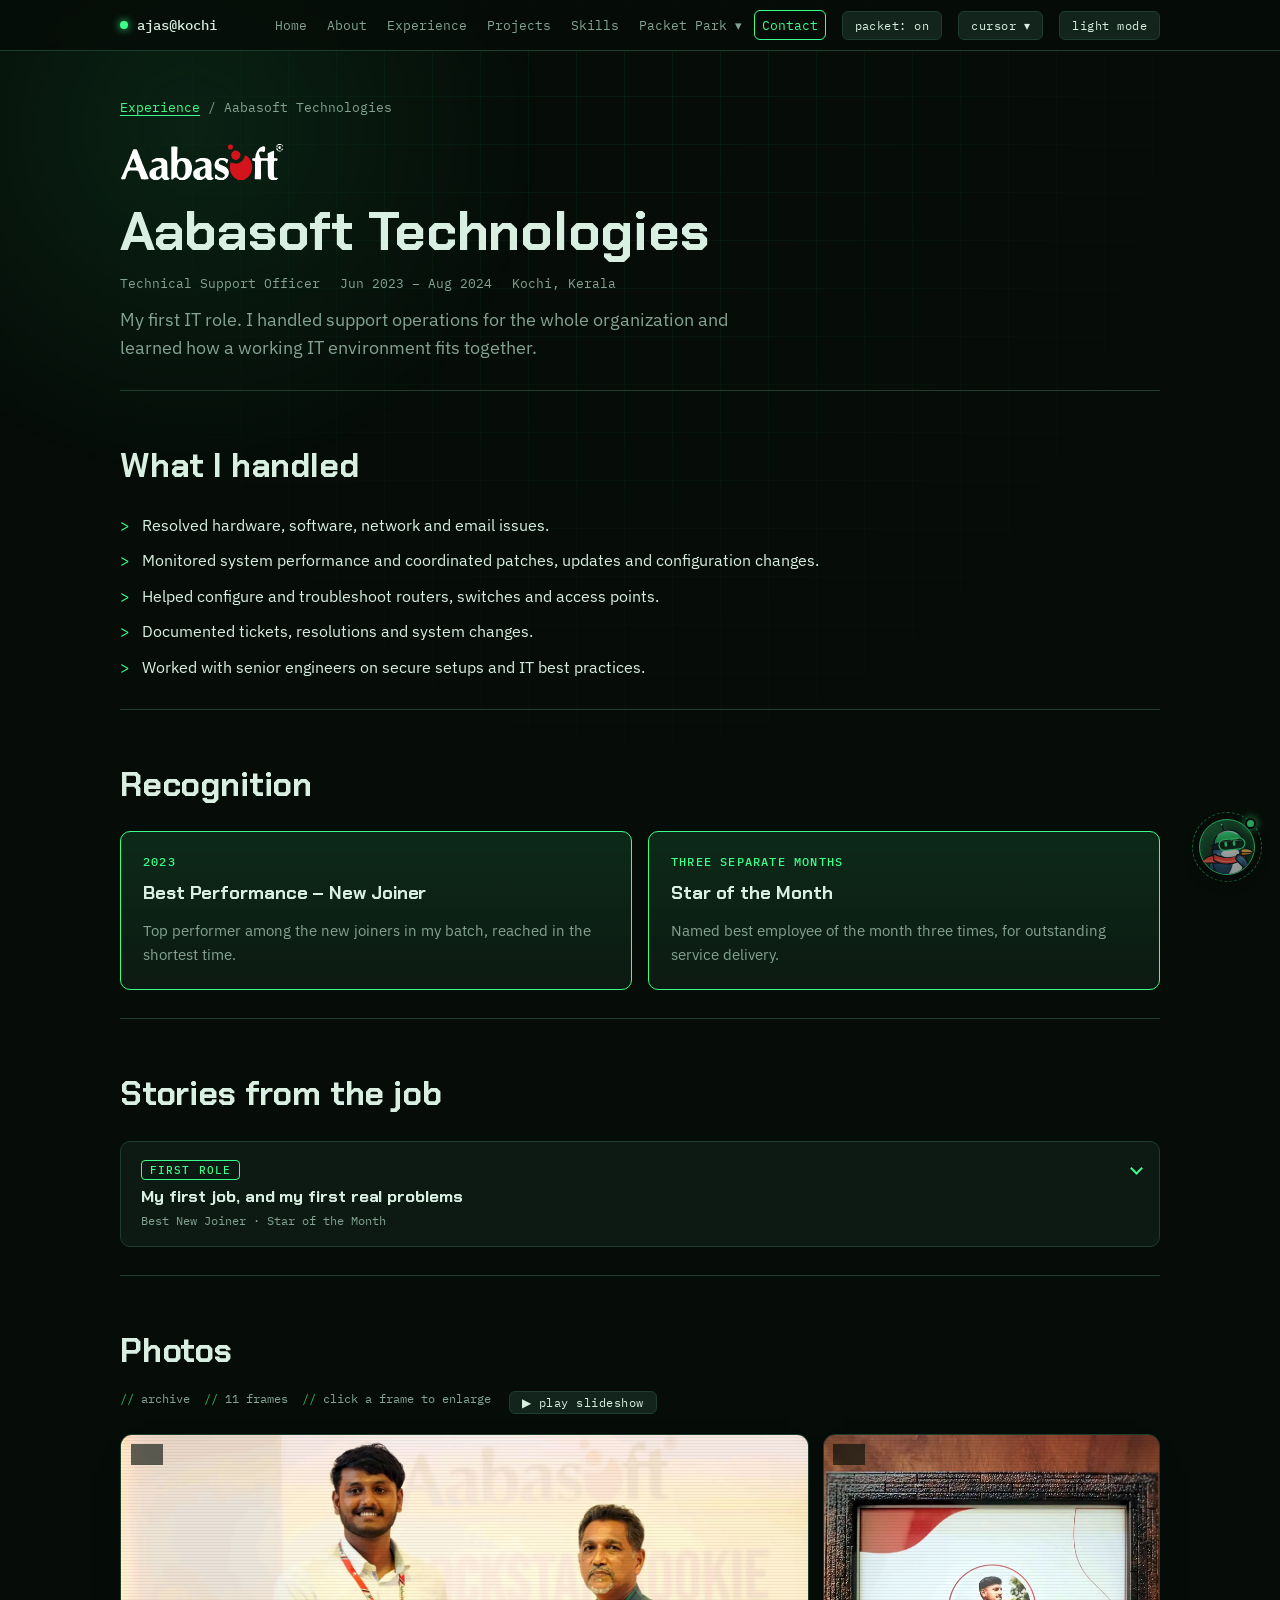
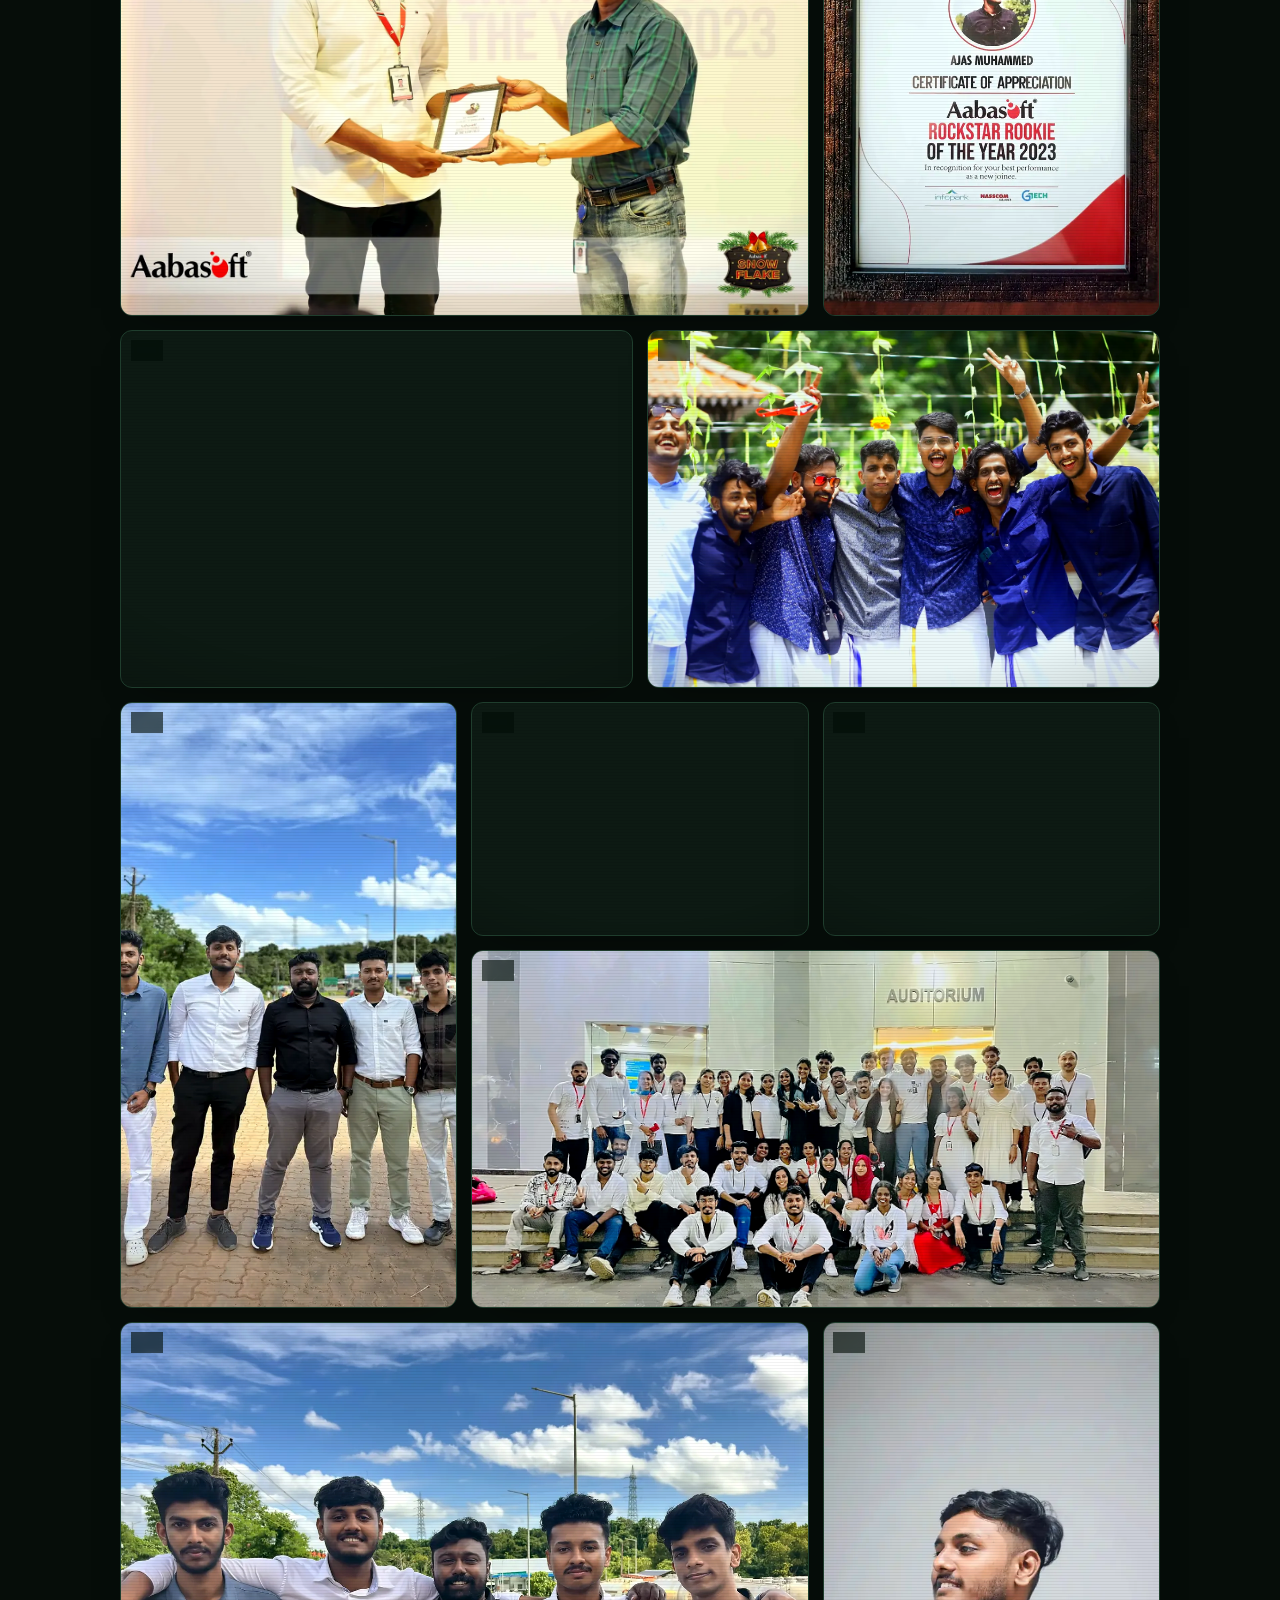
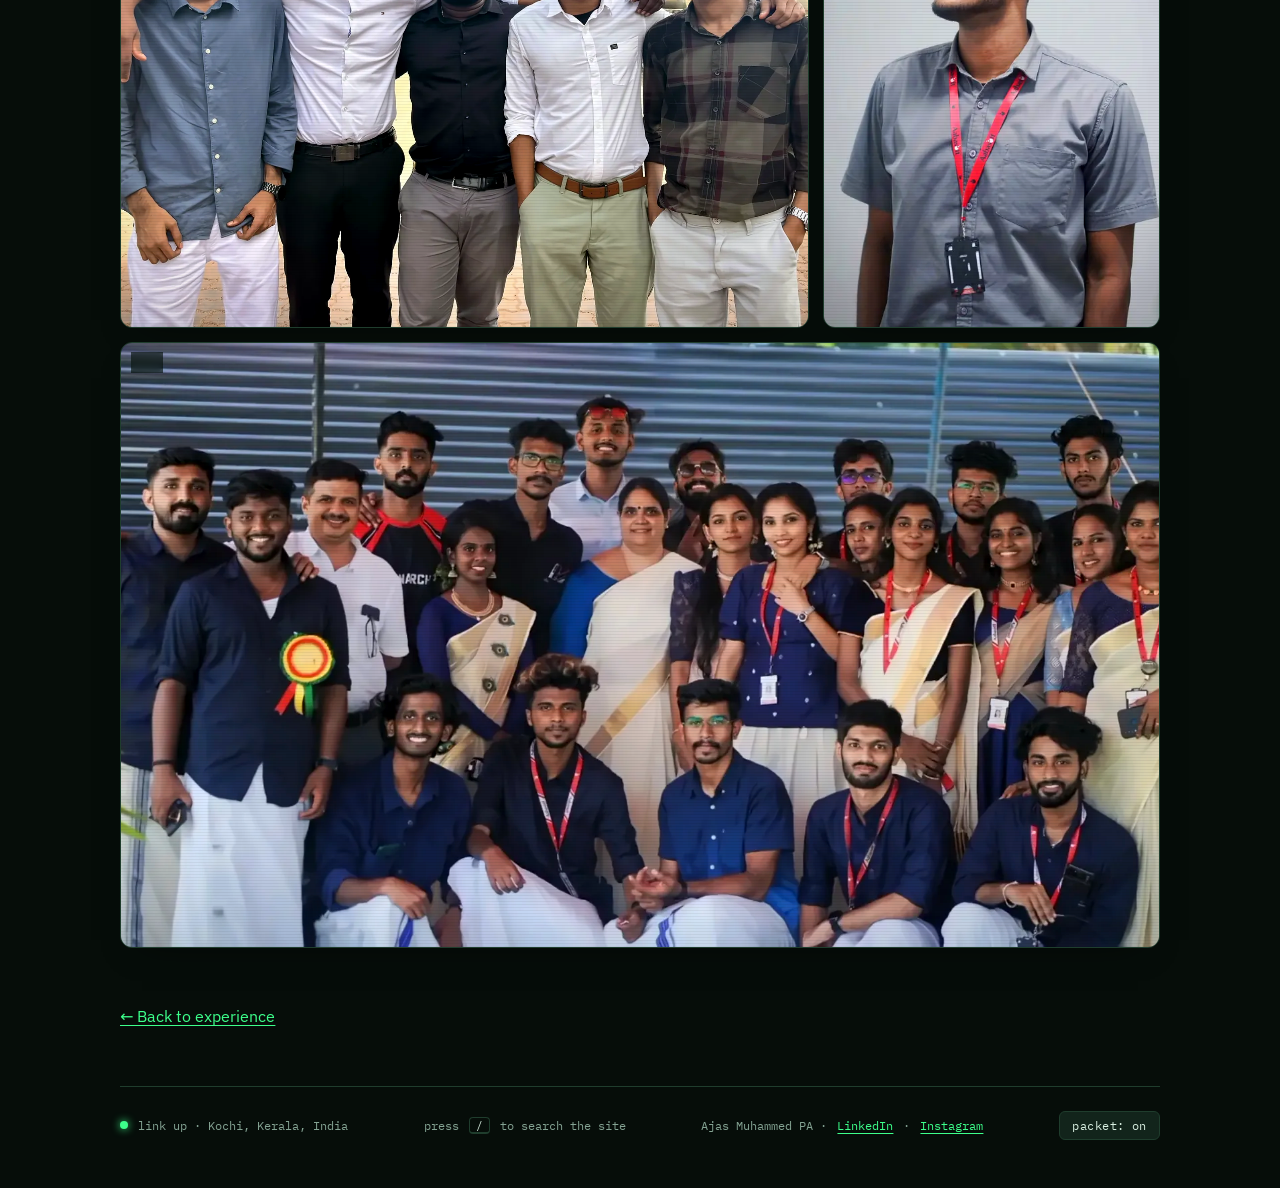
<file: aabasoft.html>
<!doctype html>
<html lang="en">
<head>
<meta charset="utf-8">
<meta name="viewport" content="width=device-width, initial-scale=1, viewport-fit=cover">
<title>Aabasoft Technologies – Ajas Muhammed</title>
<meta name="description" content="What Ajas Muhammed did as Technical Support Officer at Aabasoft Technologies, 2023 to 2024.">
<meta name="theme-color" content="#060d09" media="(prefers-color-scheme: dark)"><meta name="theme-color" content="#eef4f0" media="(prefers-color-scheme: light)">
<link rel="icon" type="image/svg+xml" href="favicon.svg"><link rel="canonical" href="https://ajasmhd.in/aabasoft">
<meta property="og:type" content="website"><meta property="og:site_name" content="Ajas Muhammed"><meta property="og:title" content="Aabasoft Technologies – Ajas Muhammed"><meta property="og:description" content="What Ajas Muhammed did as Technical Support Officer at Aabasoft Technologies, 2023 to 2024."><meta property="og:url" content="https://ajasmhd.in/aabasoft"><meta property="og:image" content="https://ajasmhd.in/og.png"><meta property="og:image:width" content="1200"><meta property="og:image:height" content="630">
<meta name="twitter:card" content="summary_large_image"><meta name="twitter:title" content="Aabasoft Technologies – Ajas Muhammed"><meta name="twitter:description" content="What Ajas Muhammed did as Technical Support Officer at Aabasoft Technologies, 2023 to 2024."><meta name="twitter:image" content="https://ajasmhd.in/og.png">
<link rel="stylesheet" href="fonts.css">
<link rel="stylesheet" href="styles.css"><script src="theme.js"></script>
</head>
<body>
<a class="skip" href="#main">Skip to content</a>
<div class="linkbar" aria-hidden="true"></div>
<header class="top"><div class="wrap bar">
<a class="brand" href="index.html#home"><span class="led" aria-hidden="true"></span>ajas@kochi</a>
<nav class="nav" aria-label="Main">
<a href="index.html#home">Home</a><a href="index.html#about">About</a><a href="index.html#experience">Experience</a><a href="index.html#projects">Projects</a><a href="index.html#skills">Skills</a><div class="dd"><button class="dd-b" type="button" aria-haspopup="true" aria-expanded="false">Packet Park <span aria-hidden="true">▾</span></button><div class="dd-m"><a href="index.html#fixit">Fix it</a><a href="index.html#lab">Network lab</a><a href="index.html#docs">Docs</a></div></div><a class="cta" href="index.html#contact">Contact</a>
</nav>
<button class="chip" id="pilot-toggle-top" data-packet type="button" aria-pressed="true" aria-label="Turn Packet the penguin on or off">packet: on</button>
<button class="chip" id="theme" type="button" aria-label="Switch colour theme">light mode</button>
</div></header>
<main id="main" tabindex="-1">
<section class="wrap pagehead"><p class="crumbs"><a href="index.html#experience">Experience</a> / Aabasoft Technologies</p><div class="lgw lgw-pg"><img class="lg lg-d" src="logos/aabasoft-dark.svg" alt="Aabasoft Technologies logo" width="164" height="36" loading="lazy" decoding="async"><img class="lg lg-l" src="logos/aabasoft-light.svg" alt="" width="164" height="36" loading="lazy" decoding="async" aria-hidden="true"></div><h1>Aabasoft Technologies</h1><ul class="meta"><li>Technical Support Officer</li><li>Jun 2023 – Aug 2024</li><li>Kochi, Kerala</li></ul><p class="lede">My first IT role. I handled support operations for the whole organization and learned how a working IT environment fits together.</p></section>
<section class="wrap block"><h2>What I handled</h2><ul class="handled"><li>Resolved hardware, software, network and email issues.</li><li>Monitored system performance and coordinated patches, updates and configuration changes.</li><li>Helped configure and troubleshoot routers, switches and access points.</li><li>Documented tickets, resolutions and system changes.</li><li>Worked with senior engineers on secure setups and IT best practices.</li></ul></section>
<section class="wrap block">
<h2>Recognition</h2>
<div class="cards">
<article class="card win"><span class="yr">2023</span><h3>Best Performance – New Joiner</h3>
<p>Top performer among the new joiners in my batch, reached in the shortest time.</p></article>
<article class="card win"><span class="yr">Three separate months</span><h3>Star of the Month</h3>
<p>Named best employee of the month three times, for outstanding service delivery.</p></article>
</div>
</section>
<section class="wrap block">
<h2>Stories from the job</h2>
<div class="cards stories">
<article class="card story" data-story>
<button class="story-h" type="button" aria-expanded="false" aria-controls="st-ab"><span class="tag">First role</span><h3>My first job, and my first real problems</h3><span class="fig">Best New Joiner · Star of the Month</span><span class="chev" aria-hidden="true"></span></button>
<div class="story-b" id="st-ab"><div class="story-in">
<p><b>Challenge</b>My first professional role: an entry-level support position, solving real problems for customers and clients for the first time.</p>
<p><b>Approach</b>I took each issue as it came, learned the patterns quickly, and kept improving until the work felt natural. A satisfying first job, and a comfortable one once I had the hang of it.</p>
<p><b>Outcome</b>I grew into a strong performer, with Best Performance – New Joiner and Star of the Month three times. The role was small, but it was the stepping stone to where I am now.</p>
</div></div></article>
</div>
</section>
<section class="wrap block">
<h2>Photos</h2>
<p class="shots-meta"><span>archive</span><span>11 frames</span><span>click a frame to enlarge</span></p>
<div class="shots">
<figure class="shot" style="--c:4;--r:4;--mc:2;--mr:3;--i:1" data-full="img/aabasoft/award.webp" data-w="1600" data-h="1066"><button type="button" aria-label="Open photo 1: Receiving the Rockstar Rookie of the Year award"><img src="img/aabasoft/award.webp" width="1600" height="1066" alt="Ajas receiving a framed certificate on stage at Aabasoft" loading="lazy" decoding="async" style="object-position:50% 40%"><span class="sh-n" aria-hidden="true">01</span><figcaption>Receiving the Rockstar Rookie of the Year award</figcaption></button></figure>
<figure class="shot" style="--c:2;--r:4;--mc:1;--mr:3;--i:2" data-full="img/aabasoft/cert.webp" data-w="1201" data-h="1600"><button type="button" aria-label="Open photo 2: Certificate: Rockstar Rookie of the Year 2023"><img src="img/aabasoft/cert-t.webp" width="1201" height="1600" alt="Framed Aabasoft certificate of appreciation, Rockstar Rookie of the Year 2023" loading="lazy" decoding="async" style="object-position:50% 50%"><span class="sh-n" aria-hidden="true">02</span><figcaption>Certificate: Rockstar Rookie of the Year 2023</figcaption></button></figure>
<figure class="shot" style="--c:3;--r:3;--mc:2;--mr:3;--i:3" data-full="img/aabasoft/group.webp" data-w="1600" data-h="1066"><button type="button" aria-label="Open photo 3: The Aabasoft team"><img src="img/aabasoft/group.webp" width="1600" height="1066" alt="Large group photo of the Aabasoft team in the office" loading="lazy" decoding="async" style="object-position:50% 50%"><span class="sh-n" aria-hidden="true">03</span><figcaption>The Aabasoft team</figcaption></button></figure>
<figure class="shot" style="--c:3;--r:3;--mc:2;--mr:2;--i:4" data-full="img/aabasoft/celebrate.webp" data-w="1599" data-h="899"><button type="button" aria-label="Open photo 4: Celebration day with the crew"><img src="img/aabasoft/celebrate.webp" width="1599" height="899" alt="Colleagues in blue shirts and white mundus cheering at a celebration" loading="lazy" decoding="async" style="object-position:50% 35%"><span class="sh-n" aria-hidden="true">04</span><figcaption>Celebration day with the crew</figcaption></button></figure>
<figure class="shot" style="--c:2;--r:5;--mc:2;--mr:4;--i:5" data-full="img/aabasoft/squad2.webp" data-w="1200" data-h="1600"><button type="button" aria-label="Open photo 5: Out with the squad"><img src="img/aabasoft/squad2-t.webp" width="1200" height="1600" alt="Five colleagues standing together outdoors under a blue sky" loading="lazy" decoding="async" style="object-position:50% 82%"><span class="sh-n" aria-hidden="true">05</span><figcaption>Out with the squad</figcaption></button></figure>
<figure class="shot" style="--c:2;--r:2;--mc:1;--mr:3;--i:6" data-full="img/aabasoft/stall.webp" data-w="1600" data-h="1066"><button type="button" aria-label="Open photo 6: Food stall day at the office"><img src="img/aabasoft/stall-t.webp" width="1600" height="1066" alt="Colleagues behind a food stall with a marigold garland" loading="lazy" decoding="async" style="object-position:50% 40%"><span class="sh-n" aria-hidden="true">06</span><figcaption>Food stall day at the office</figcaption></button></figure>
<figure class="shot" style="--c:2;--r:2;--mc:1;--mr:3;--i:7" data-full="img/aabasoft/celebrate2.webp" data-w="1599" data-h="899"><button type="button" aria-label="Open photo 7: More from the celebration"><img src="img/aabasoft/celebrate2-t.webp" width="1599" height="899" alt="Colleagues with arms around each other at the celebration" loading="lazy" decoding="async" style="object-position:50% 40%"><span class="sh-n" aria-hidden="true">07</span><figcaption>More from the celebration</figcaption></button></figure>
<figure class="shot" style="--c:4;--r:3;--mc:2;--mr:2;--i:8" data-full="img/aabasoft/aud.webp" data-w="1600" data-h="900"><button type="button" aria-label="Open photo 8: After an event at the auditorium"><img src="img/aabasoft/aud.webp" width="1600" height="900" alt="A large group in white outside the auditorium" loading="lazy" decoding="async" style="object-position:50% 55%"><span class="sh-n" aria-hidden="true">08</span><figcaption>After an event at the auditorium</figcaption></button></figure>
<figure class="shot" style="--c:4;--r:5;--mc:2;--mr:3;--i:9" data-full="img/aabasoft/squad.webp" data-w="1600" data-h="1200"><button type="button" aria-label="Open photo 9: The squad, up close"><img src="img/aabasoft/squad.webp" width="1600" height="1200" alt="Five colleagues with arms around each other outdoors" loading="lazy" decoding="async" style="object-position:50% 35%"><span class="sh-n" aria-hidden="true">09</span><figcaption>The squad, up close</figcaption></button></figure>
<figure class="shot" style="--c:2;--r:5;--mc:1;--mr:3;--i:10" data-full="img/aabasoft/portrait.webp" data-w="935" data-h="1600"><button type="button" aria-label="Open photo 10: Me at Aabasoft"><img src="img/aabasoft/portrait-t.webp" width="935" height="1600" alt="Ajas in a grey shirt wearing an Aabasoft lanyard" loading="lazy" decoding="async" style="object-position:50% 25%"><span class="sh-n" aria-hidden="true">10</span><figcaption>Me at Aabasoft</figcaption></button></figure>
<figure class="shot" style="--c:6;--r:5;--mc:2;--mr:3;--i:11" data-full="img/aabasoft/crew.webp" data-w="1600" data-h="903"><button type="button" aria-label="Open photo 11: The whole crew"><img src="img/aabasoft/crew.webp" width="1600" height="903" alt="Colleagues in traditional blue and cream outfits posing together outdoors" loading="lazy" decoding="async" style="object-position:50% 35%"><span class="sh-n" aria-hidden="true">11</span><figcaption>The whole crew</figcaption></button></figure>
</div>
</section>
<section class="wrap back"><a href="index.html#experience">← Back to experience</a></section>
</main>
<footer class="wrap foot">
<span><span class="led" aria-hidden="true"></span>link up · Kochi, Kerala, India</span>
<span>Ajas Muhammed PA · <a href="https://www.linkedin.com/in/ajas-muhammed-pa-1413881bb" target="_blank" rel="noopener">LinkedIn</a> · <a href="https://www.instagram.com/_ajs.z_/" target="_blank" rel="noopener">Instagram</a></span>
<button class="chip" id="pilot-toggle" data-packet type="button" aria-pressed="true">packet: on</button>
</footer>
<script src="app.js"></script><script src="motion.js"></script><script src="cursor.js"></script><script src="gallery.js"></script><script src="brain.js"></script><script src="pilot.js"></script>
</body>
</html>
</file>
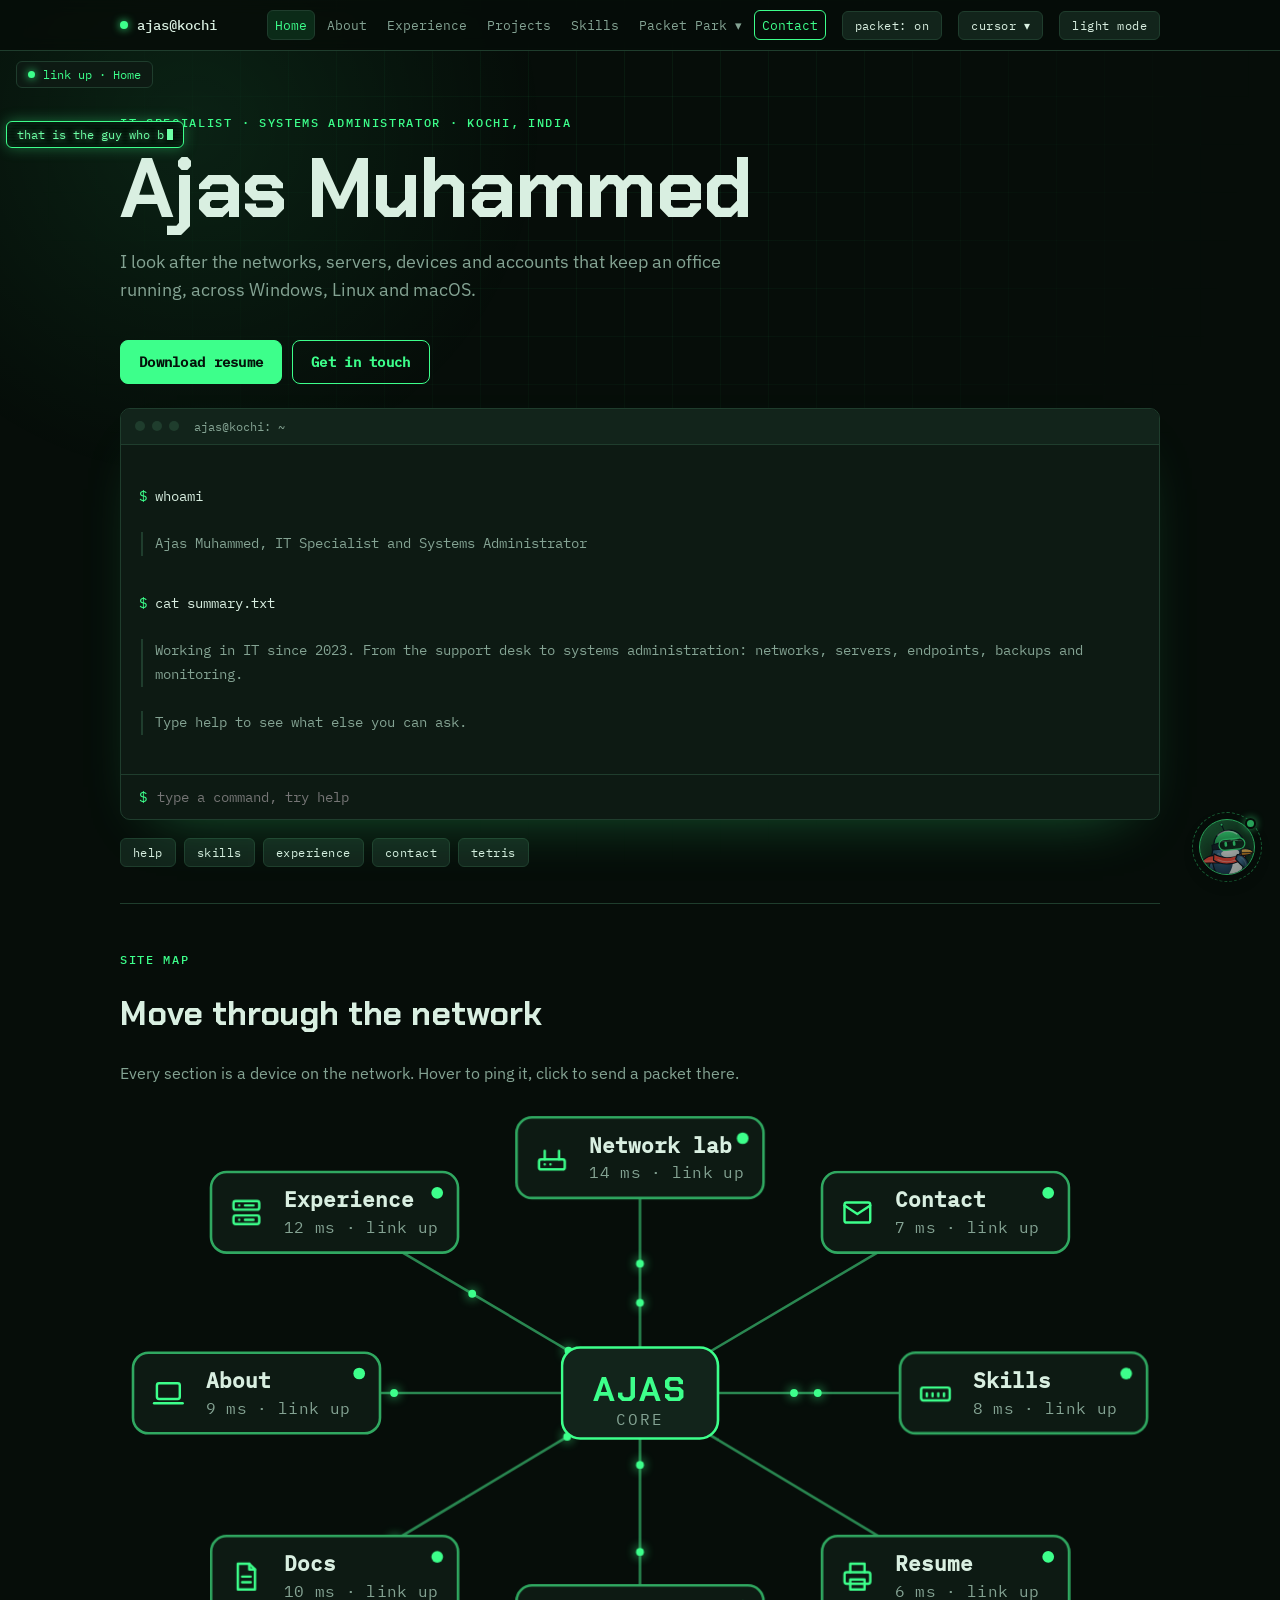
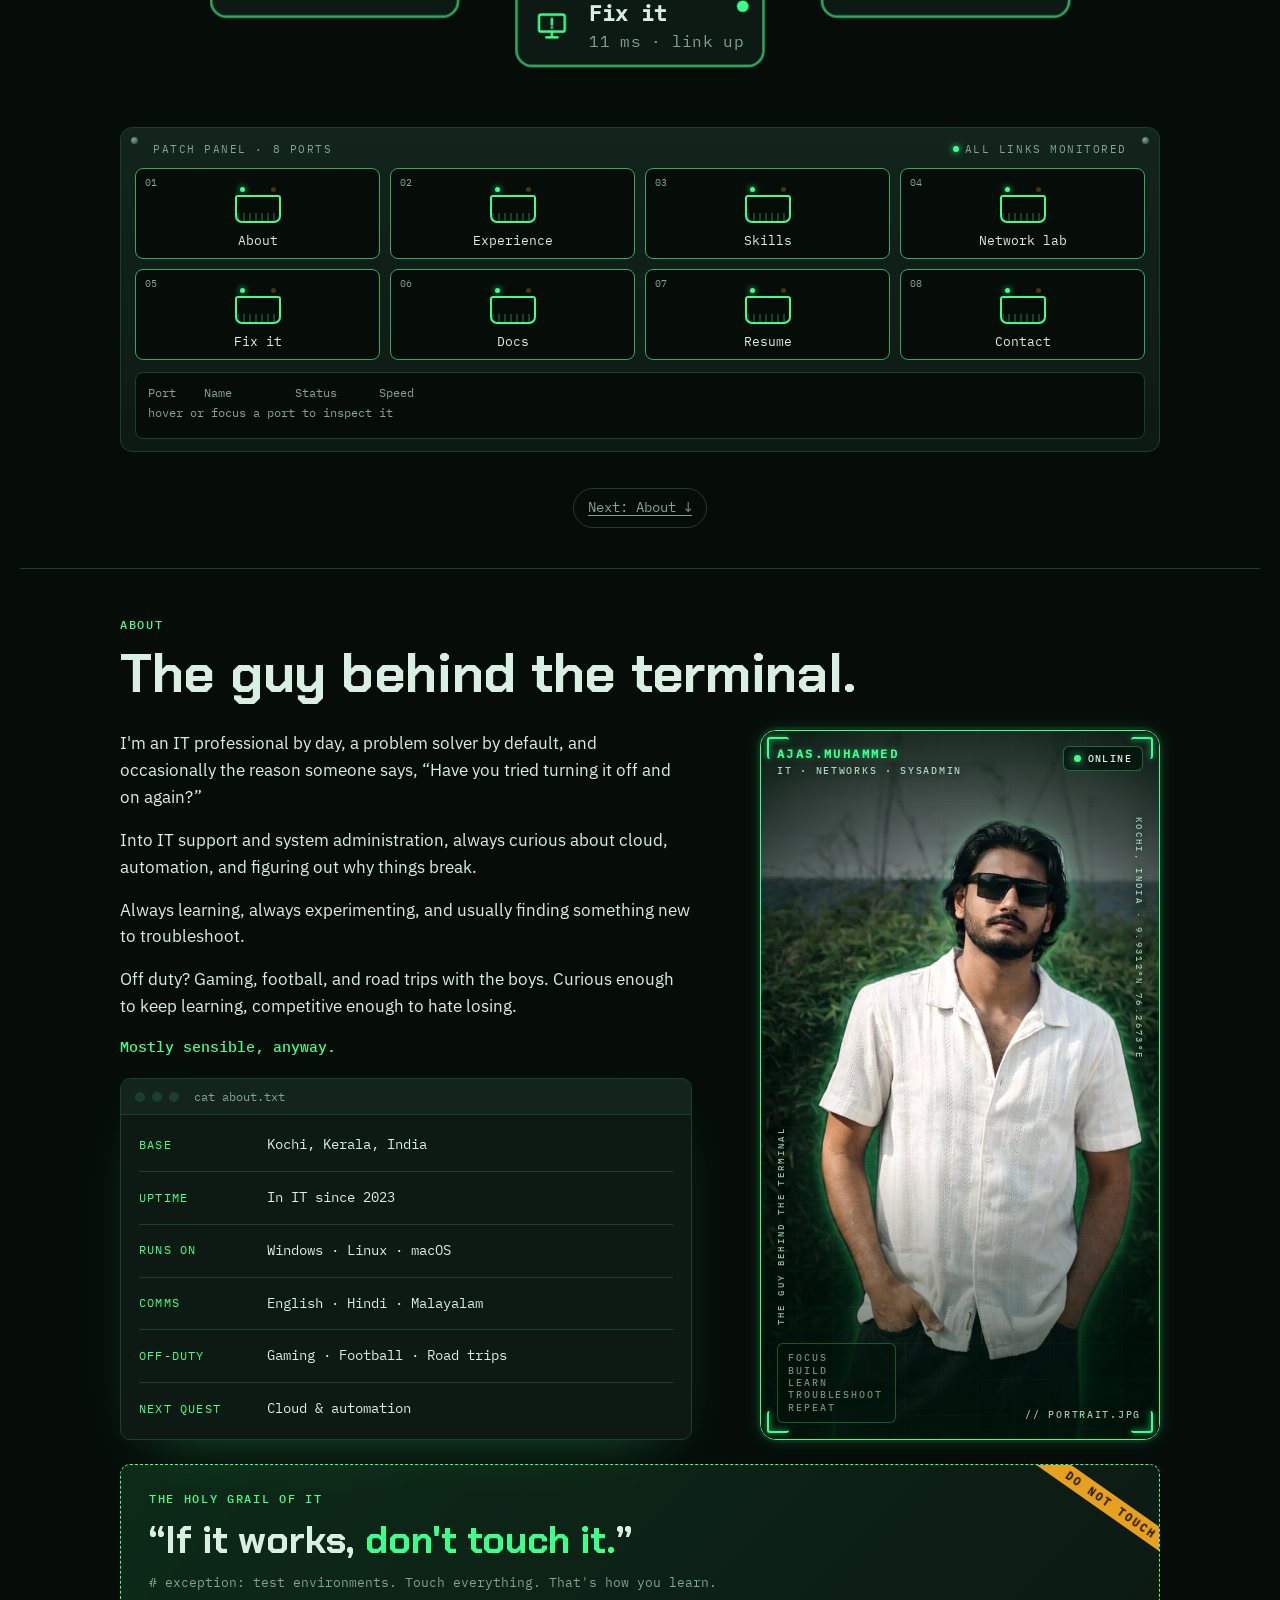
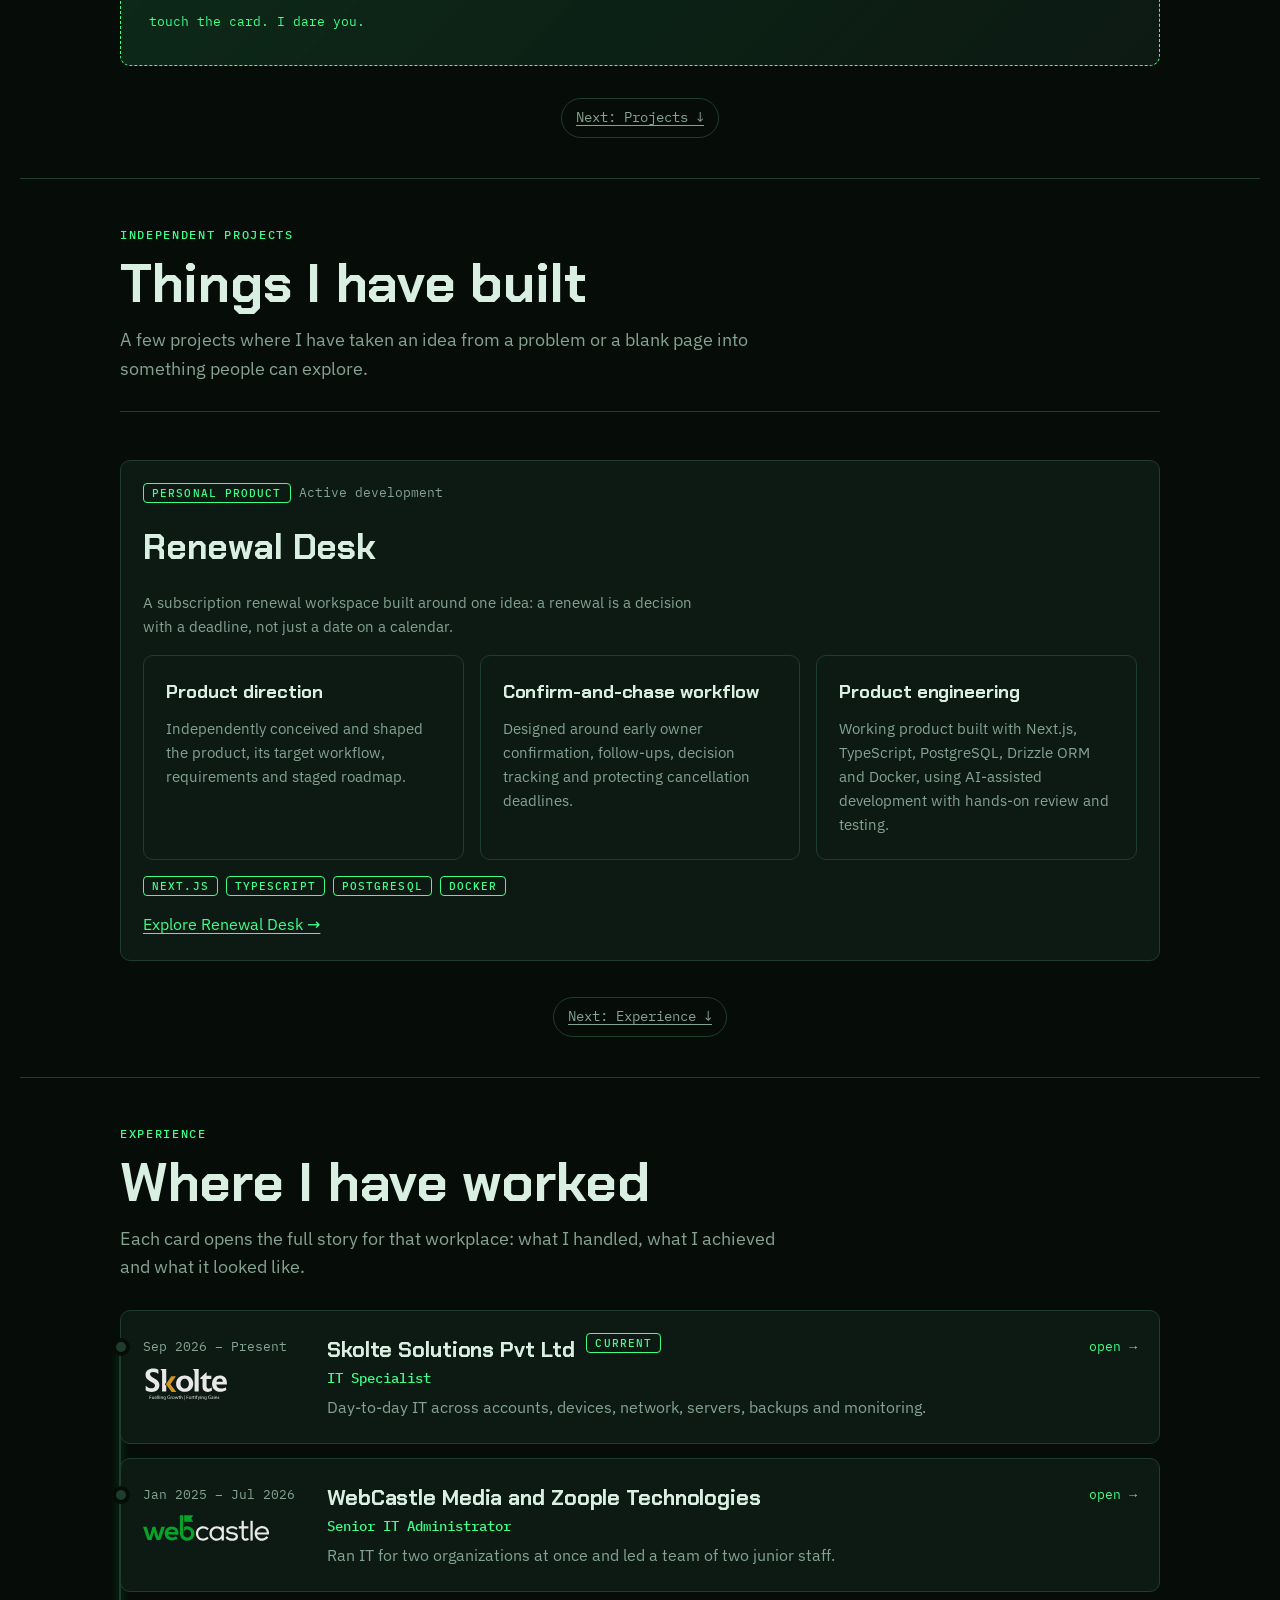
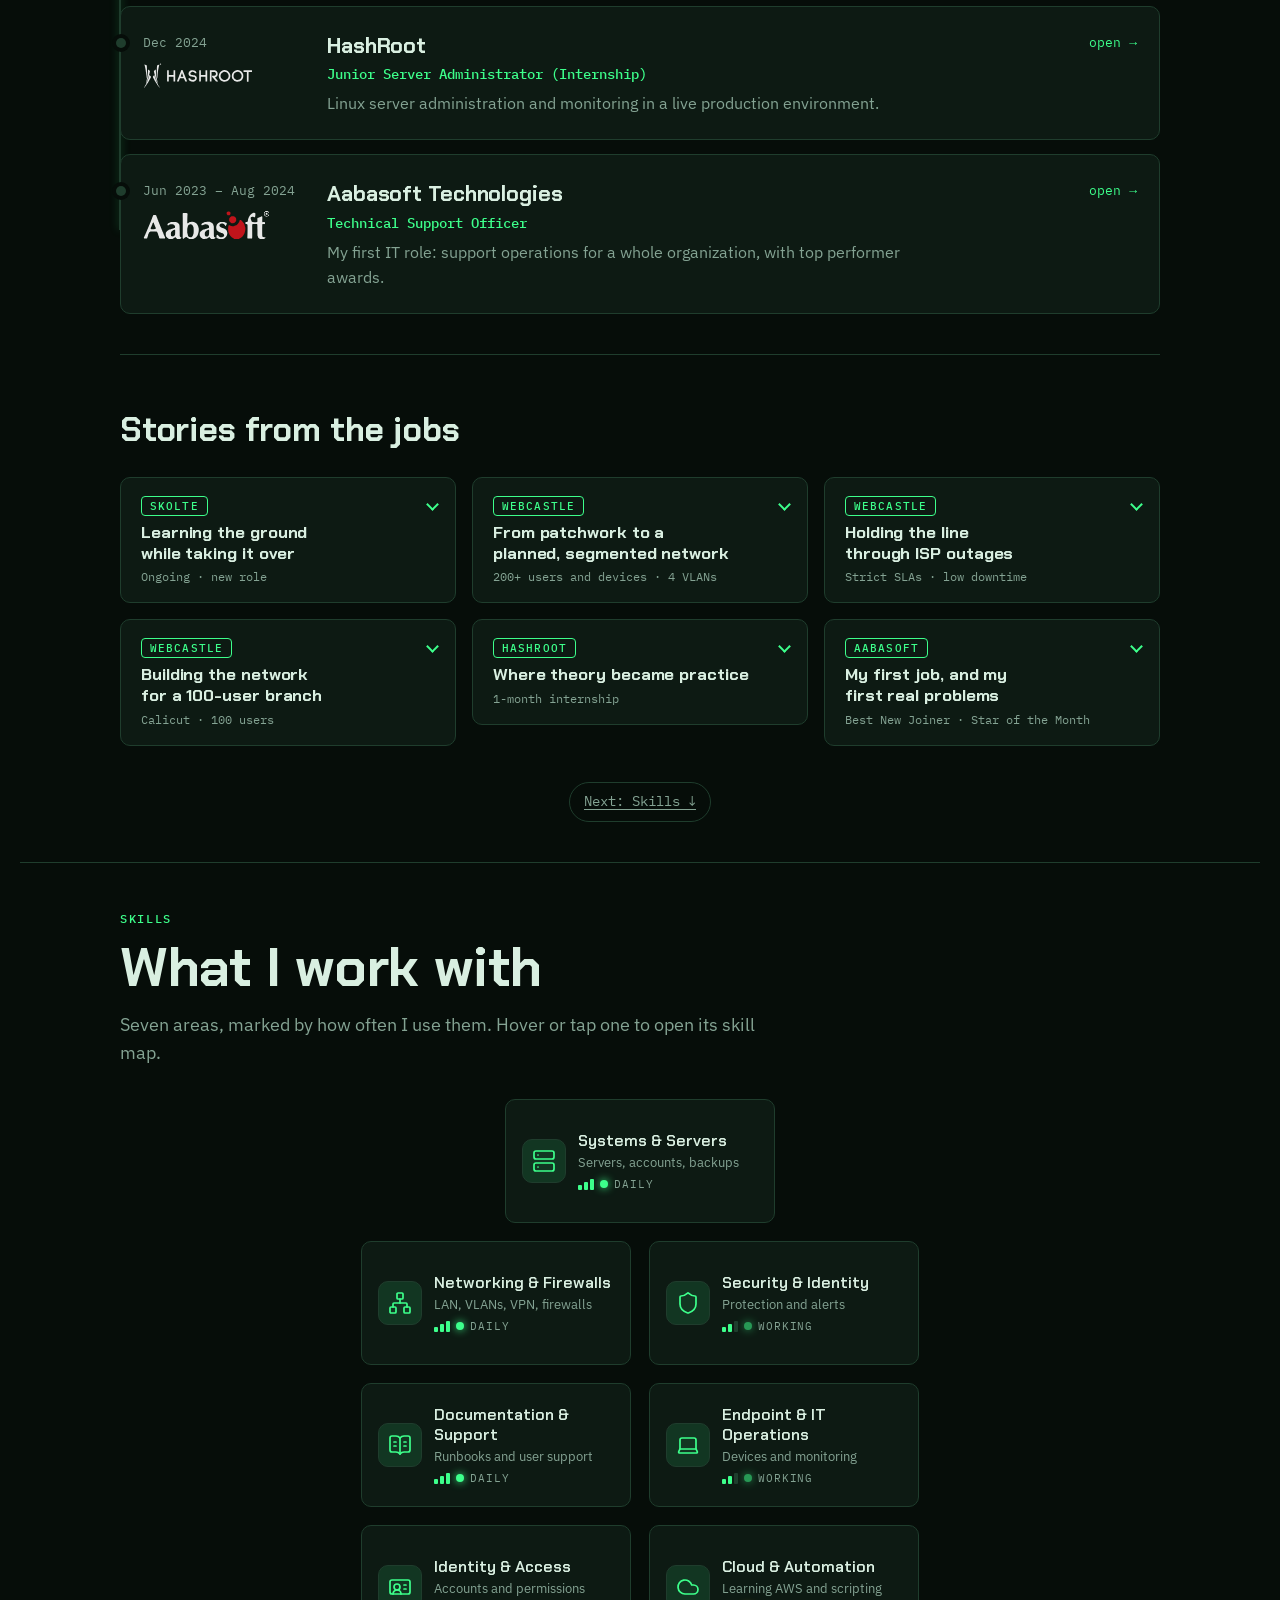
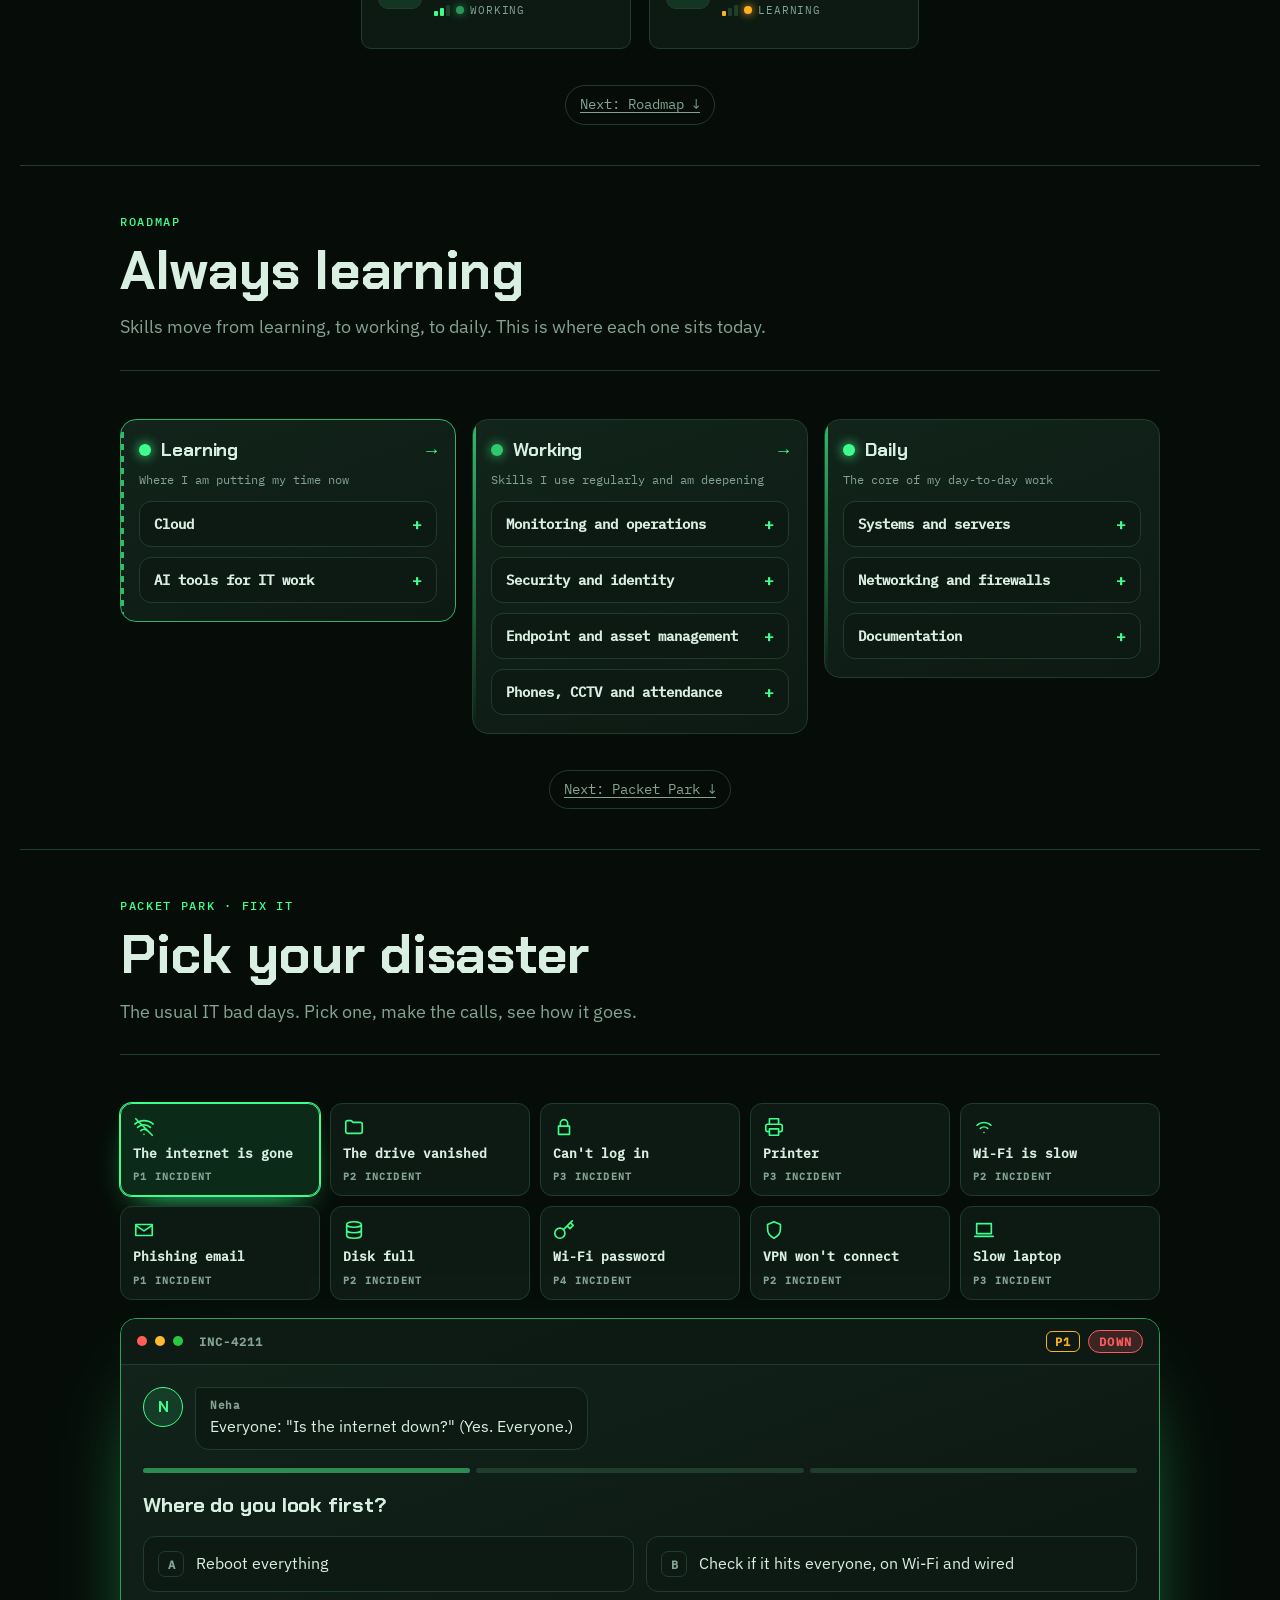
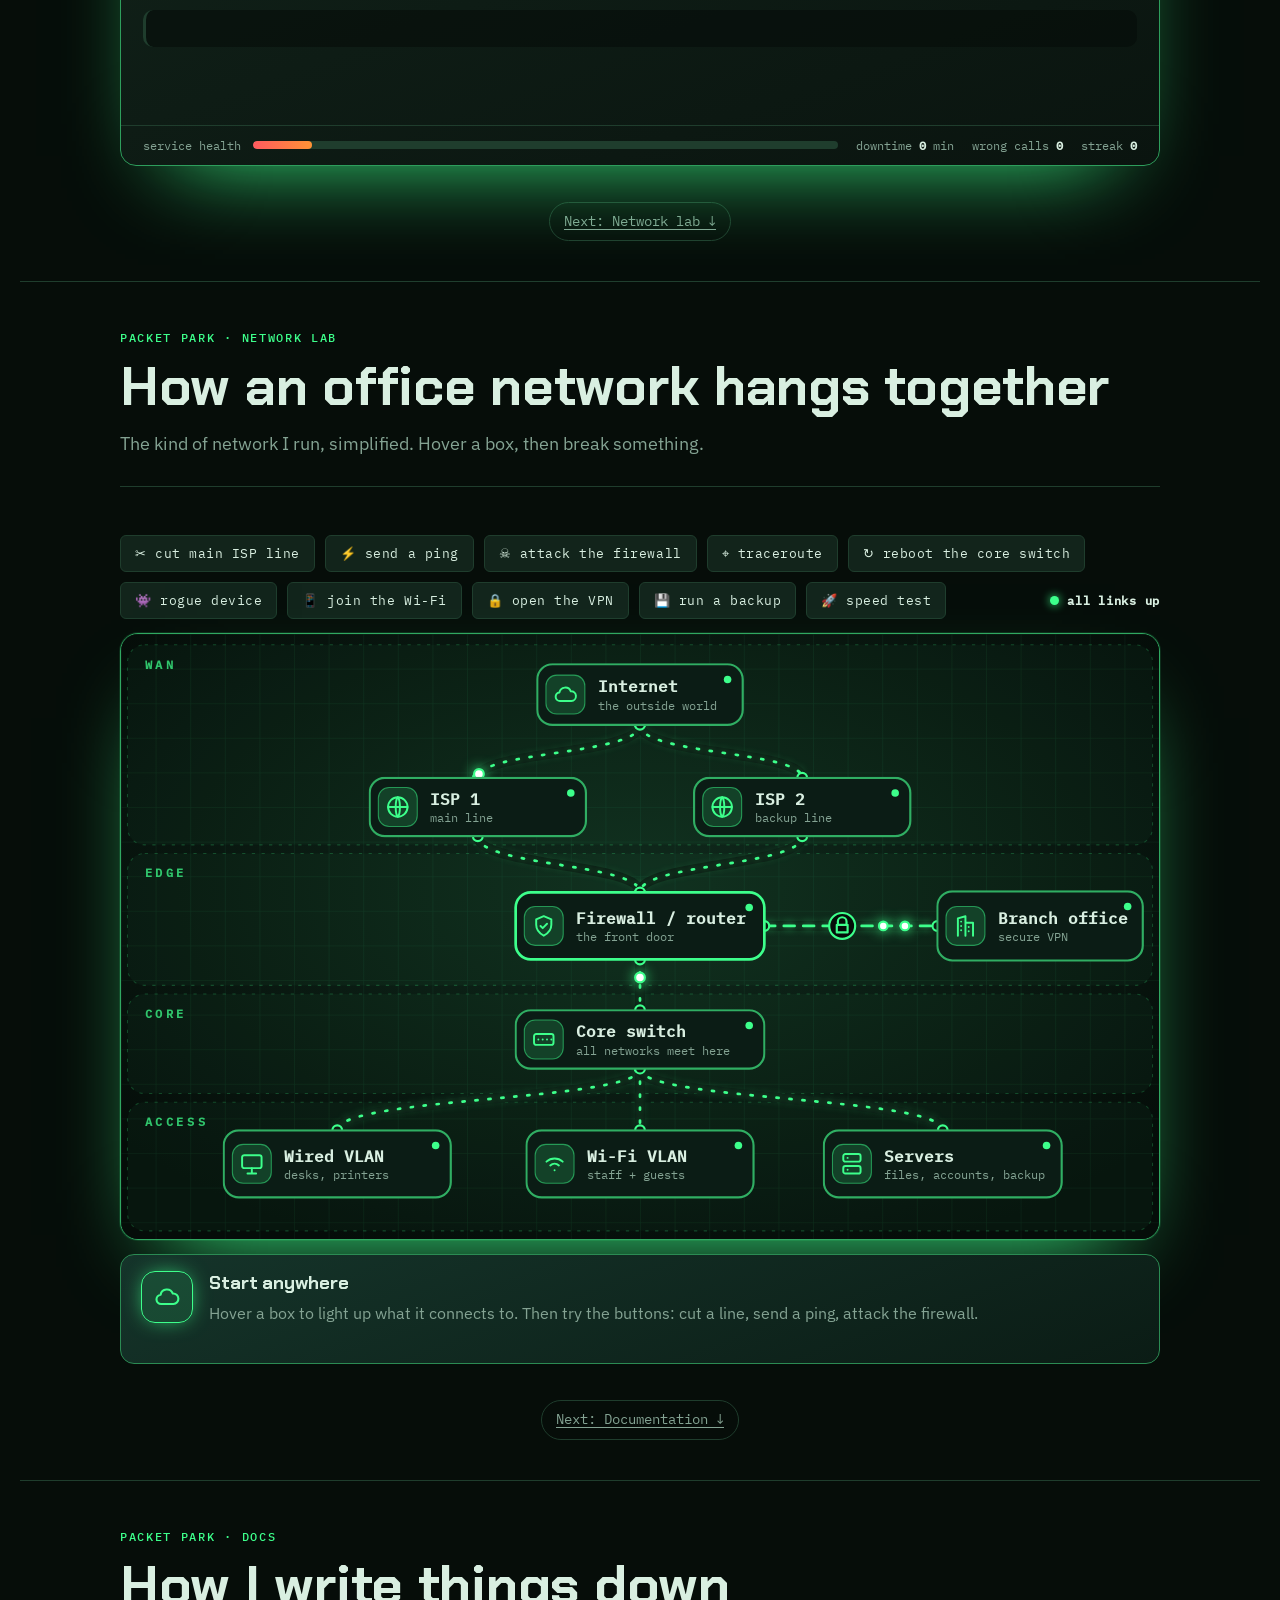
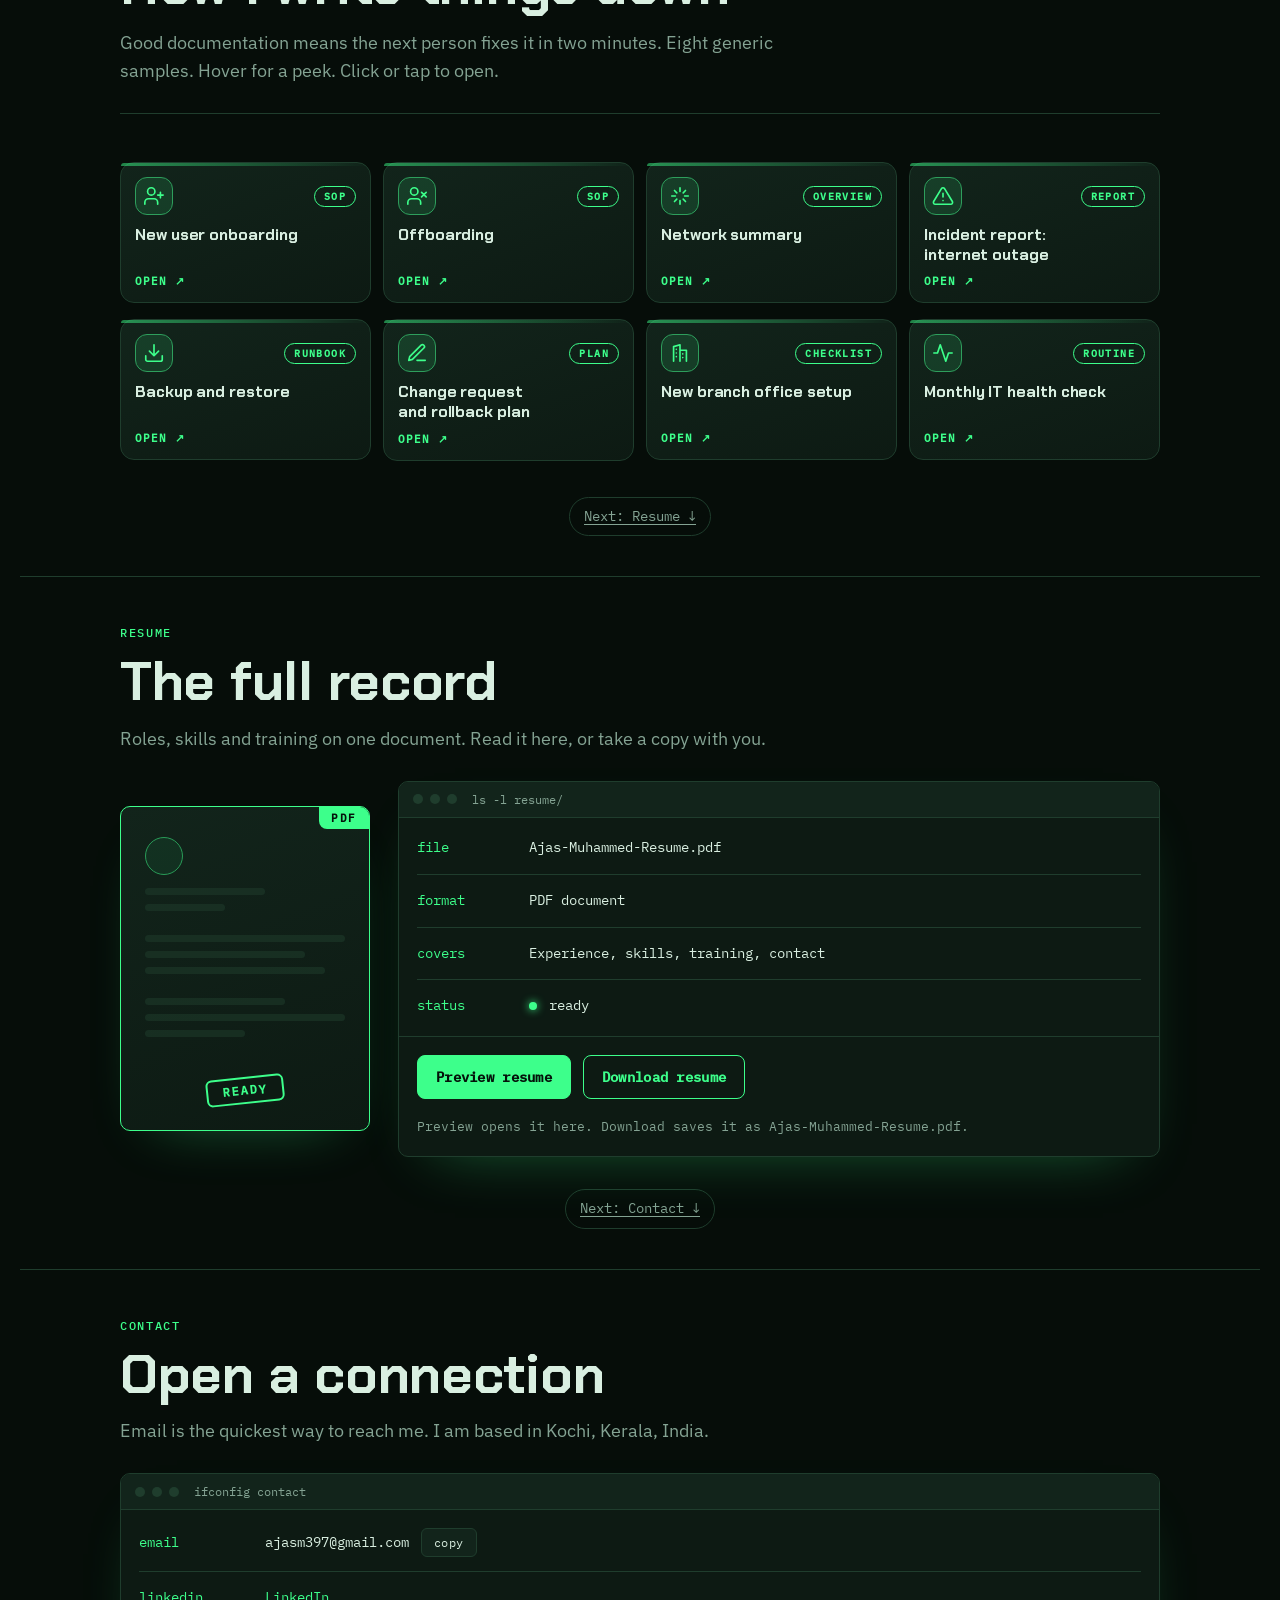
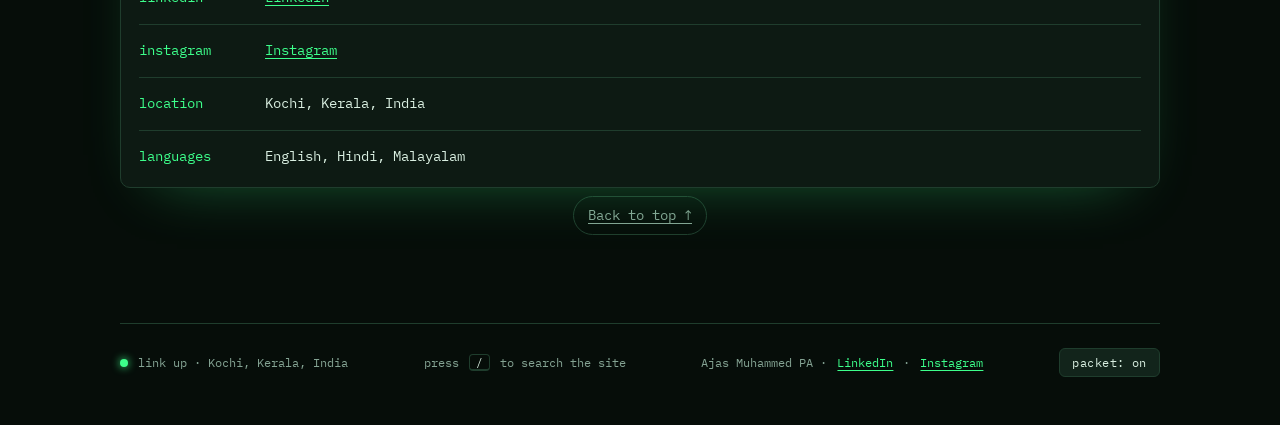
<file: contact.html>
<!doctype html>
<html lang="en">
<head>
<meta charset="utf-8">
<meta name="robots" content="noindex">
<meta name="viewport" content="width=device-width, initial-scale=1">
<title>Contact - Ajas Muhammed</title>
<meta http-equiv="refresh" content="0; url=index.html#contact">
<link rel="stylesheet" href="styles.css"><script src="theme.js"></script>
</head>
<body>
<p class="wrap" style="padding-block:48px">Moving to <a href="index.html#contact">the Contact section</a>…</p>
<script>location.replace('index.html#contact~' + window.siteTheme.get());</script>
</body>
</html>
</file>
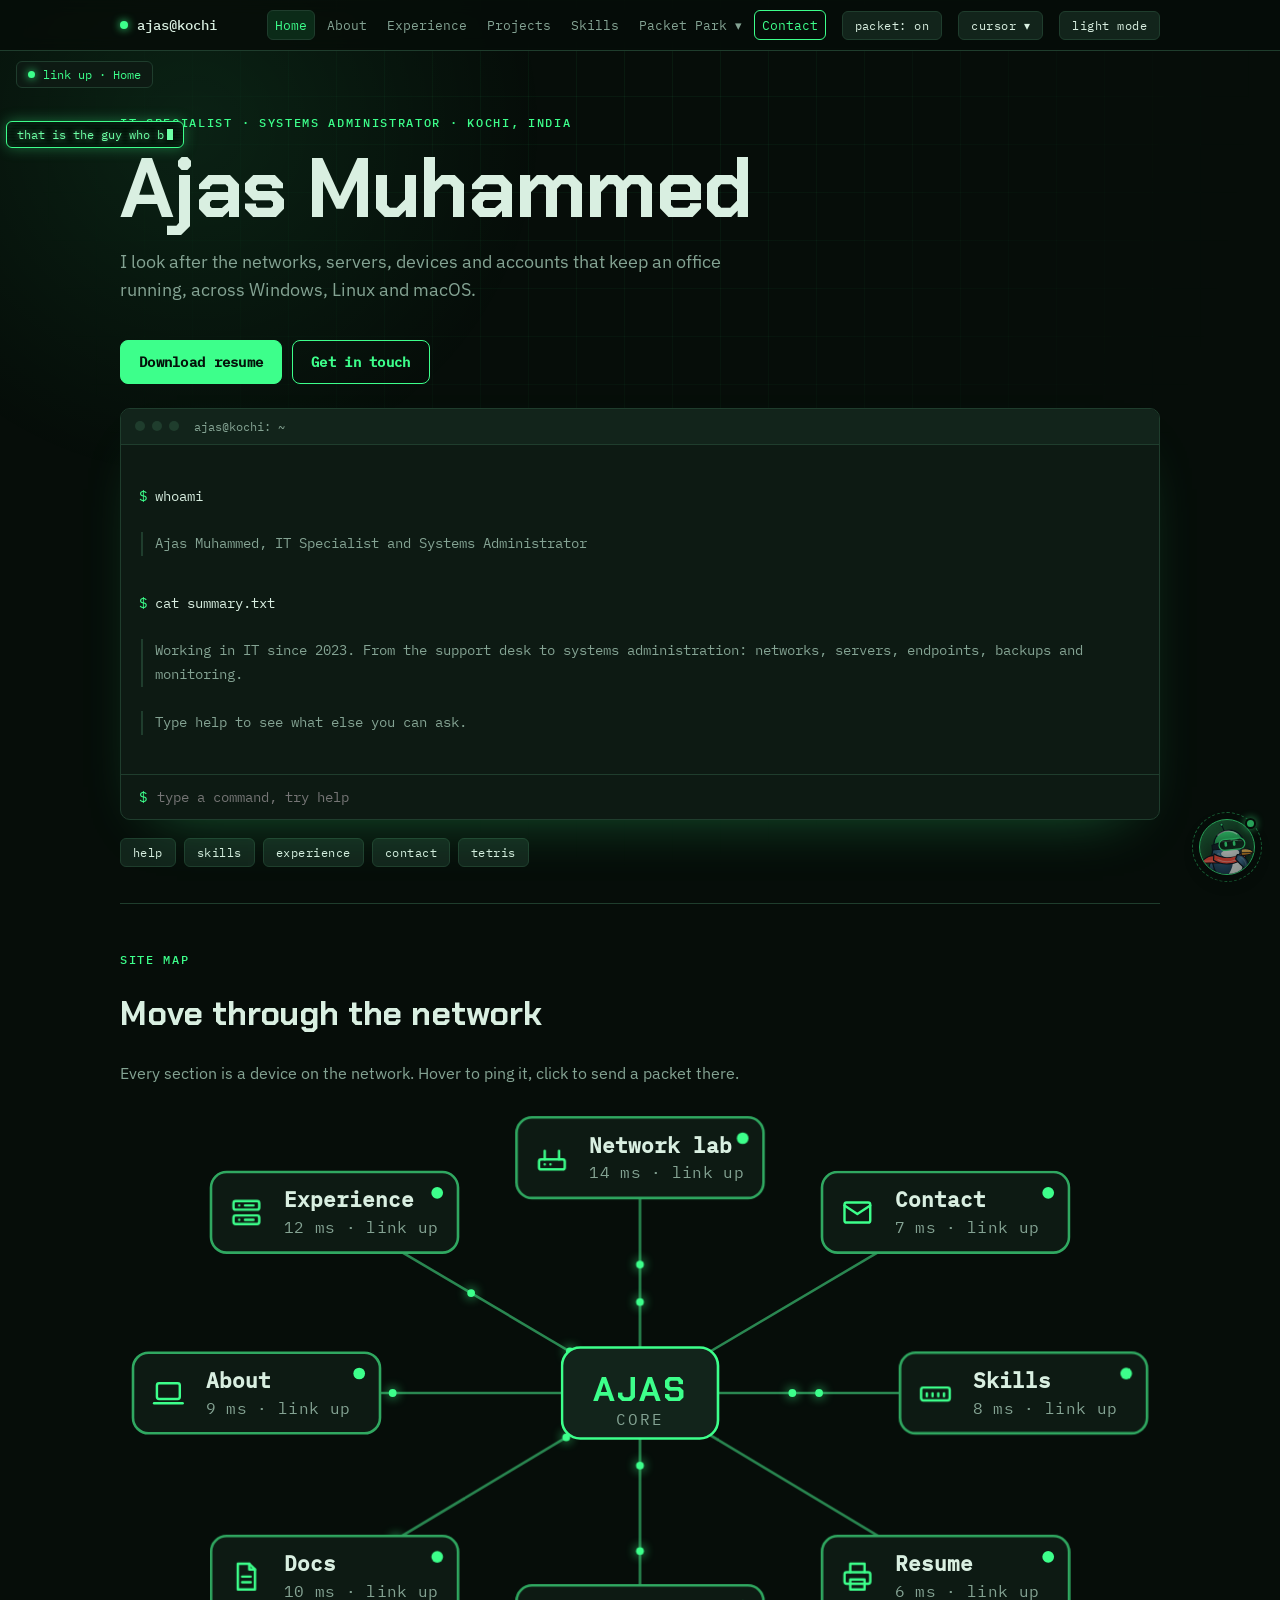
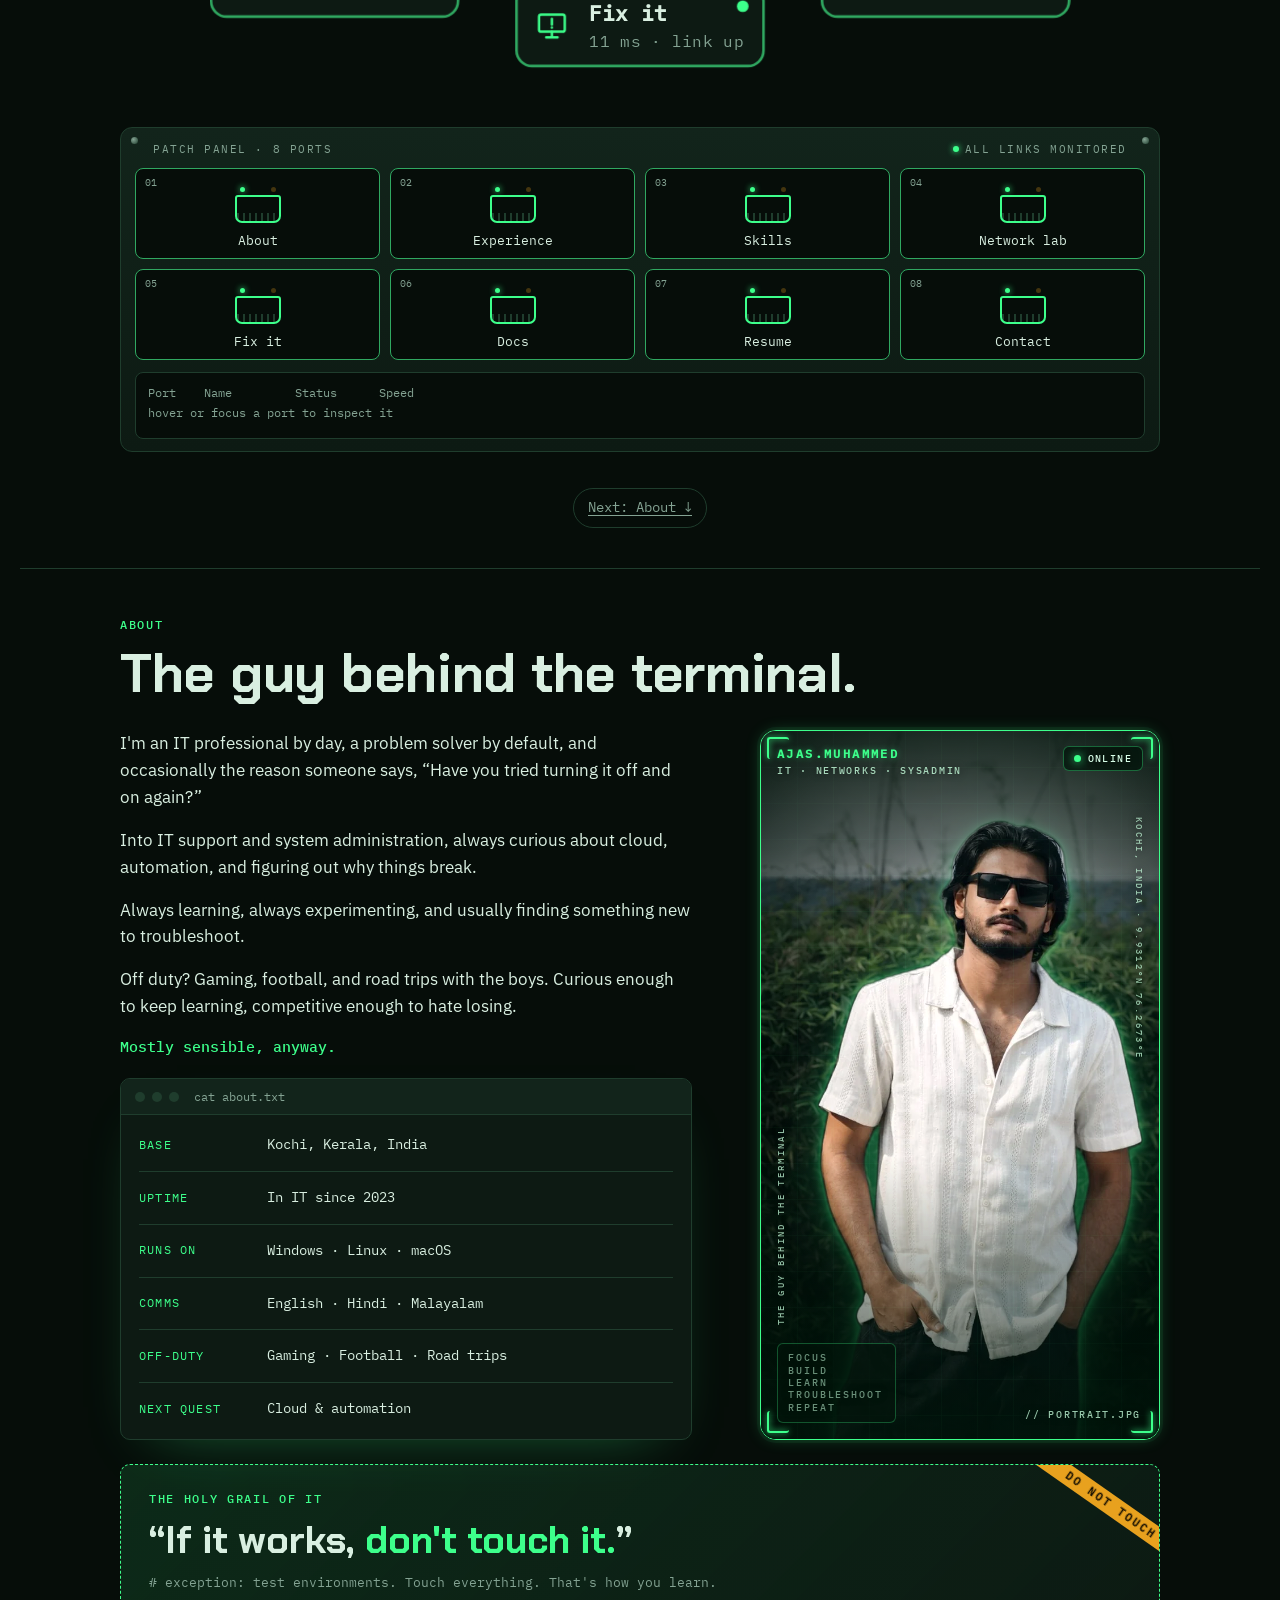
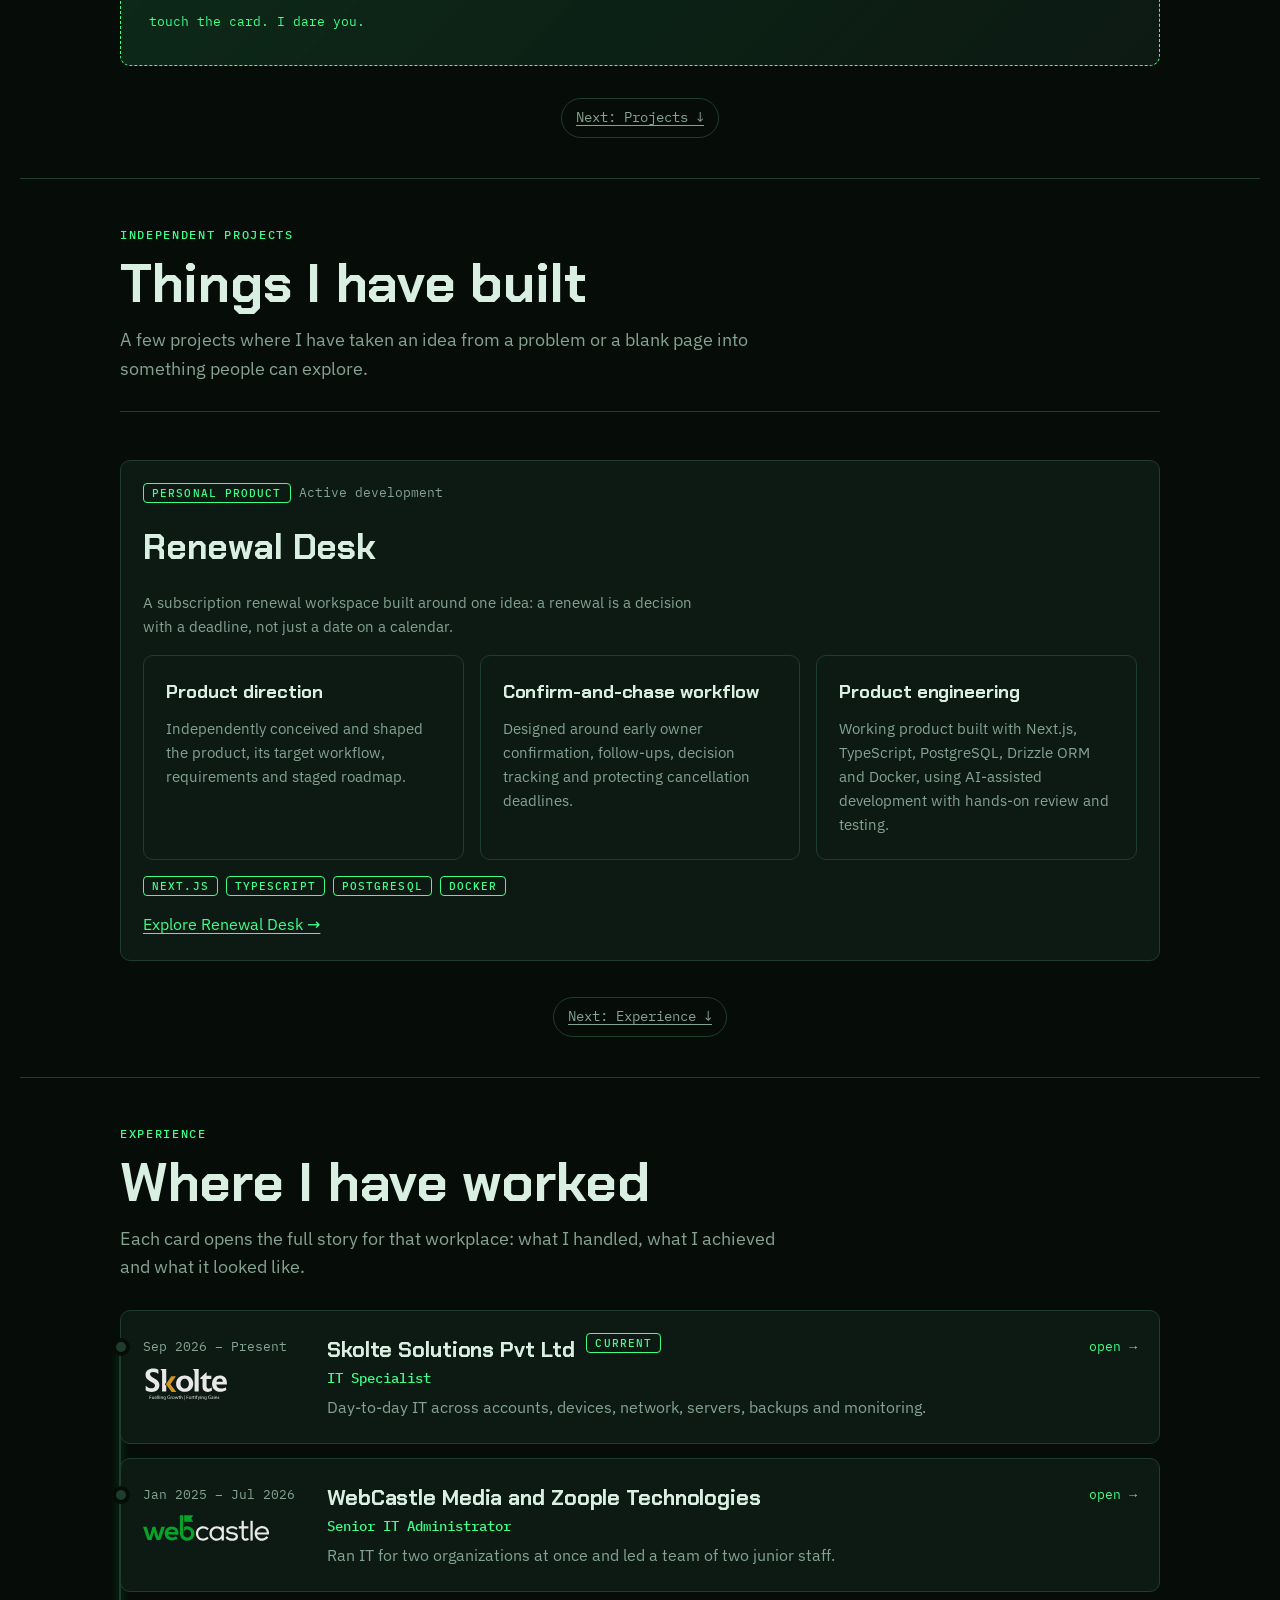
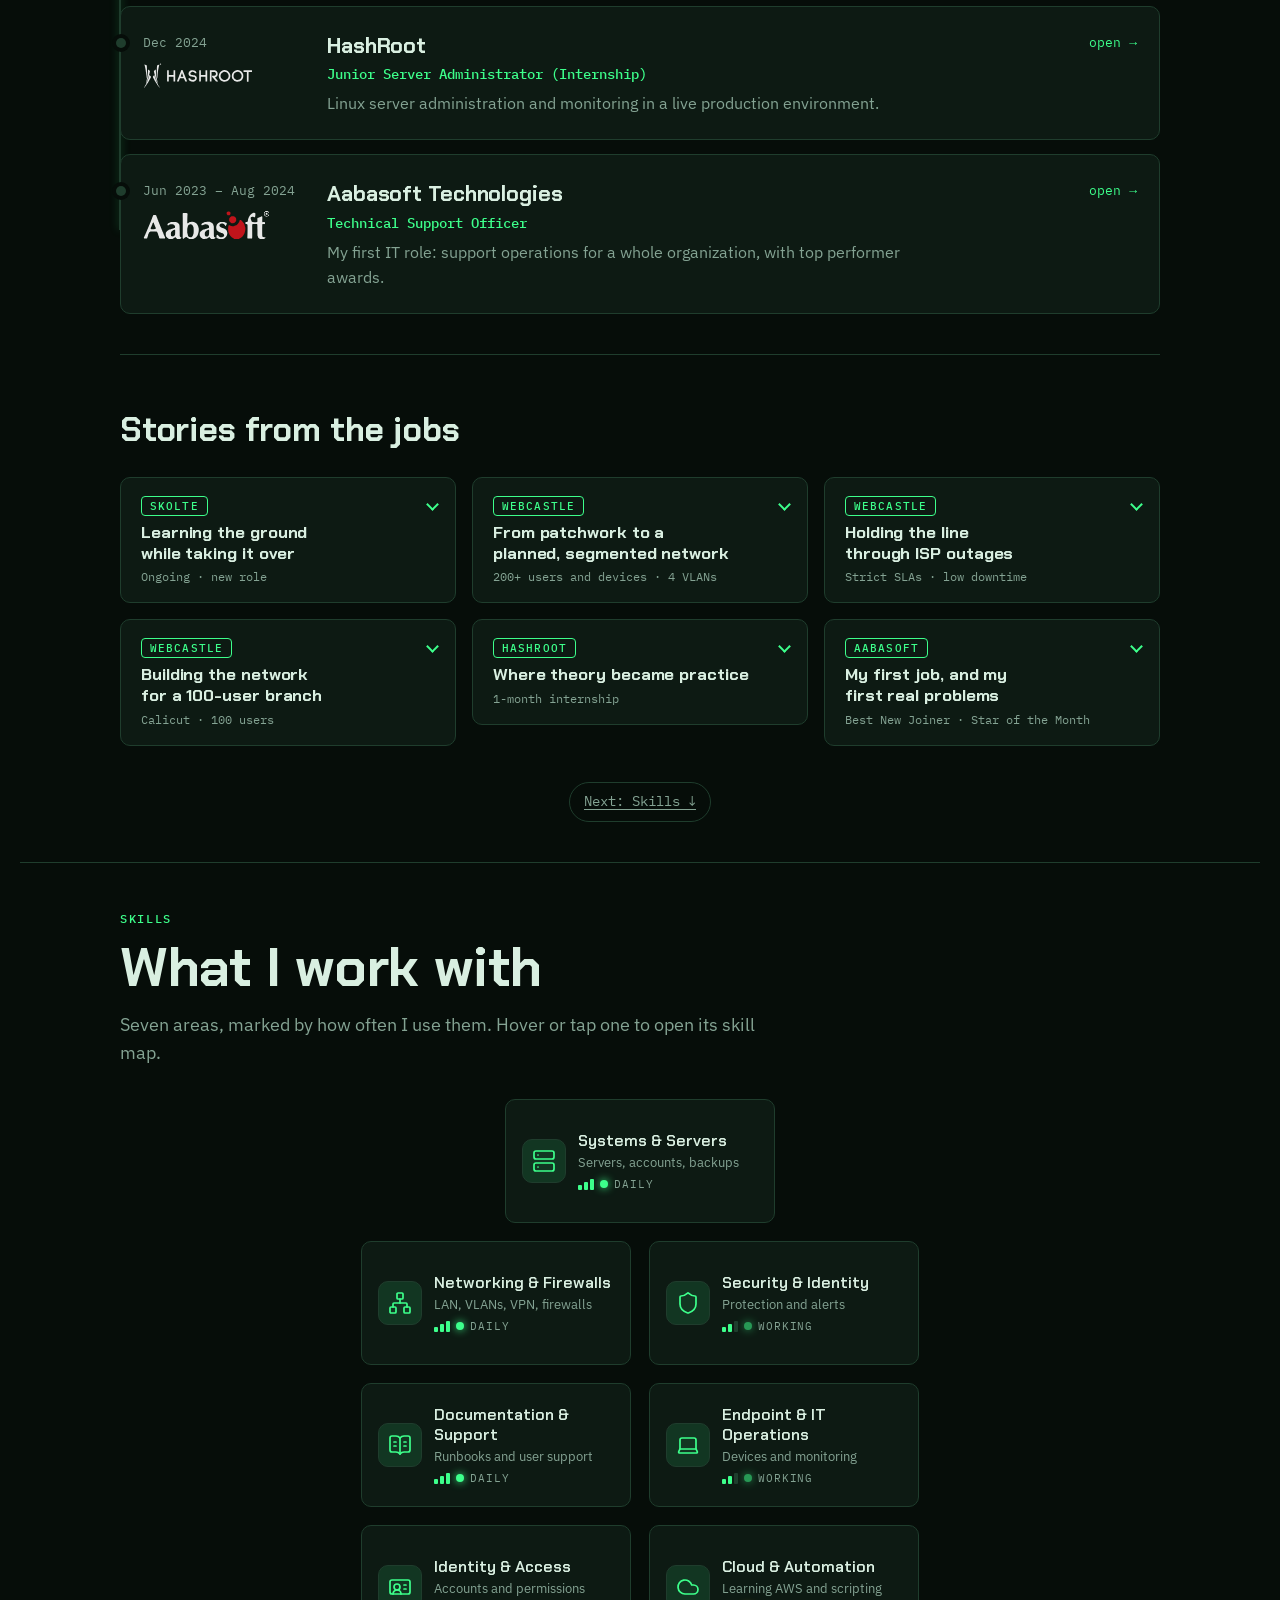
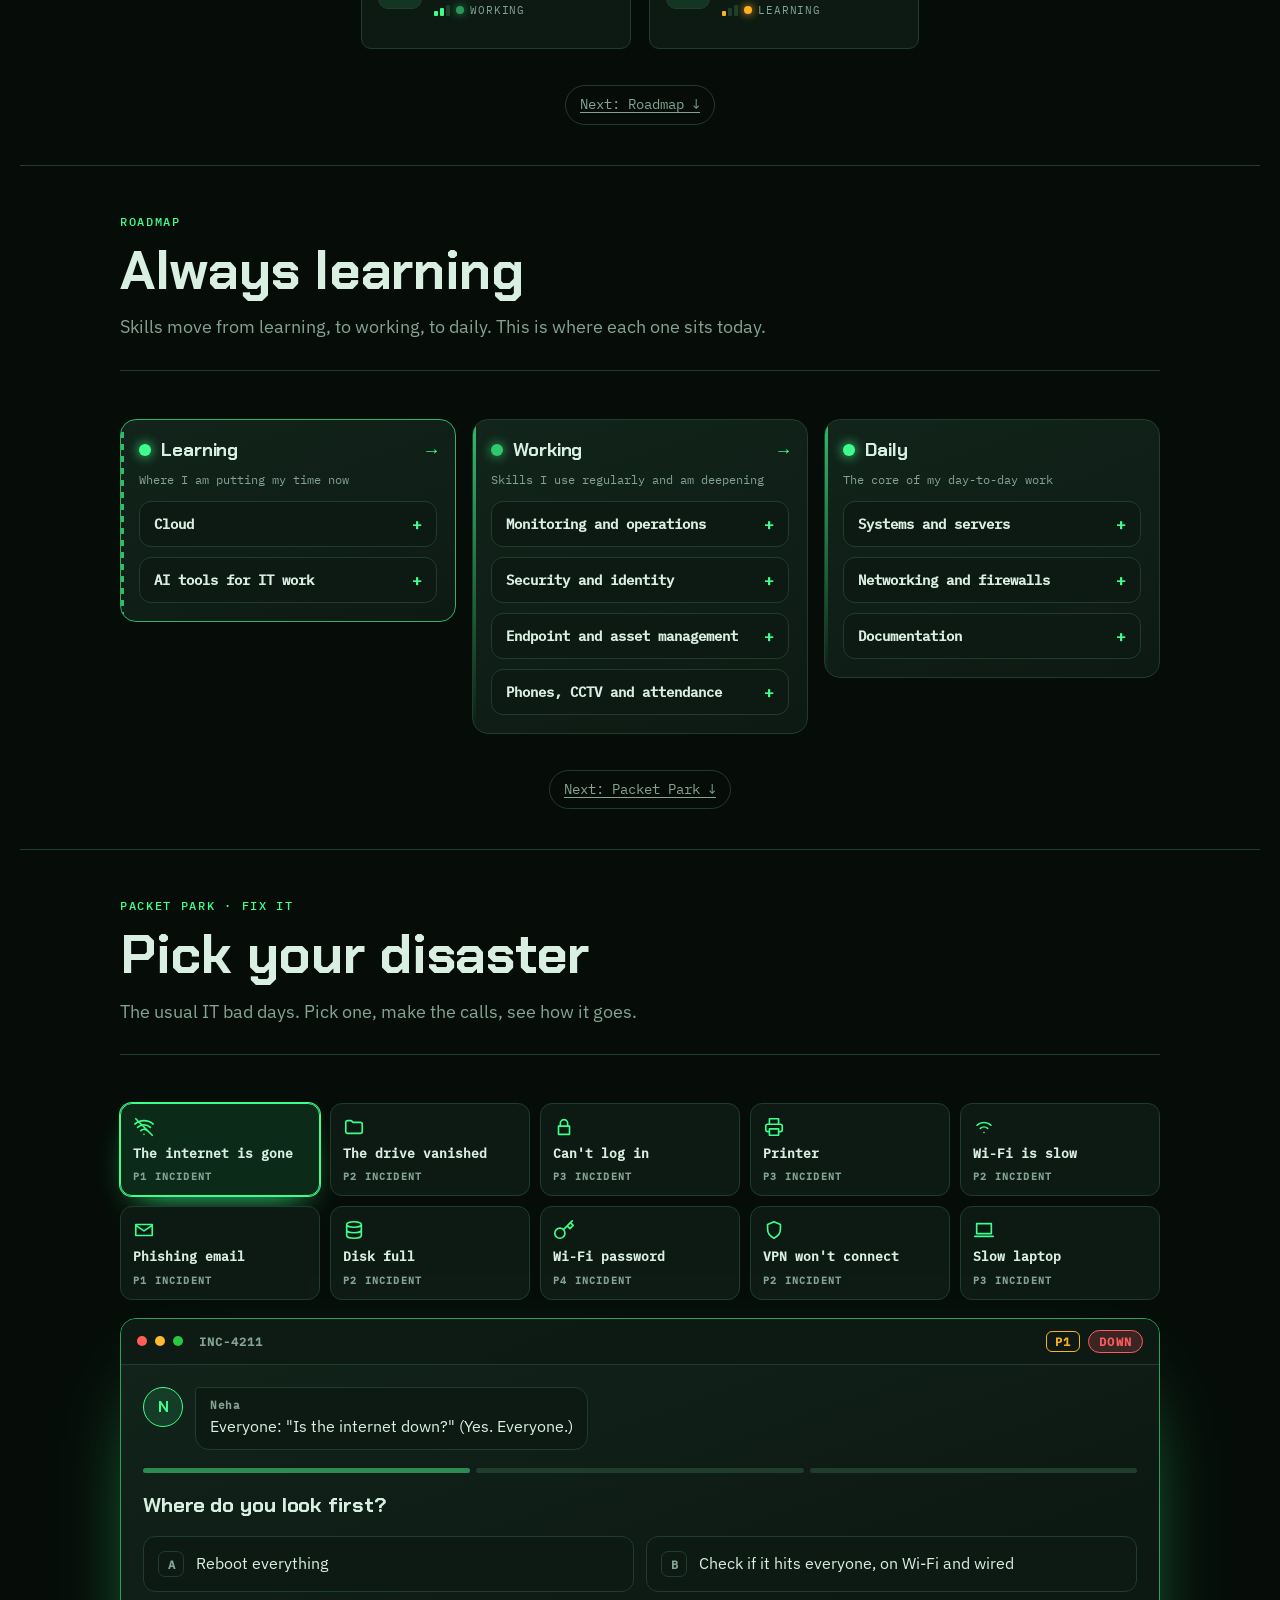
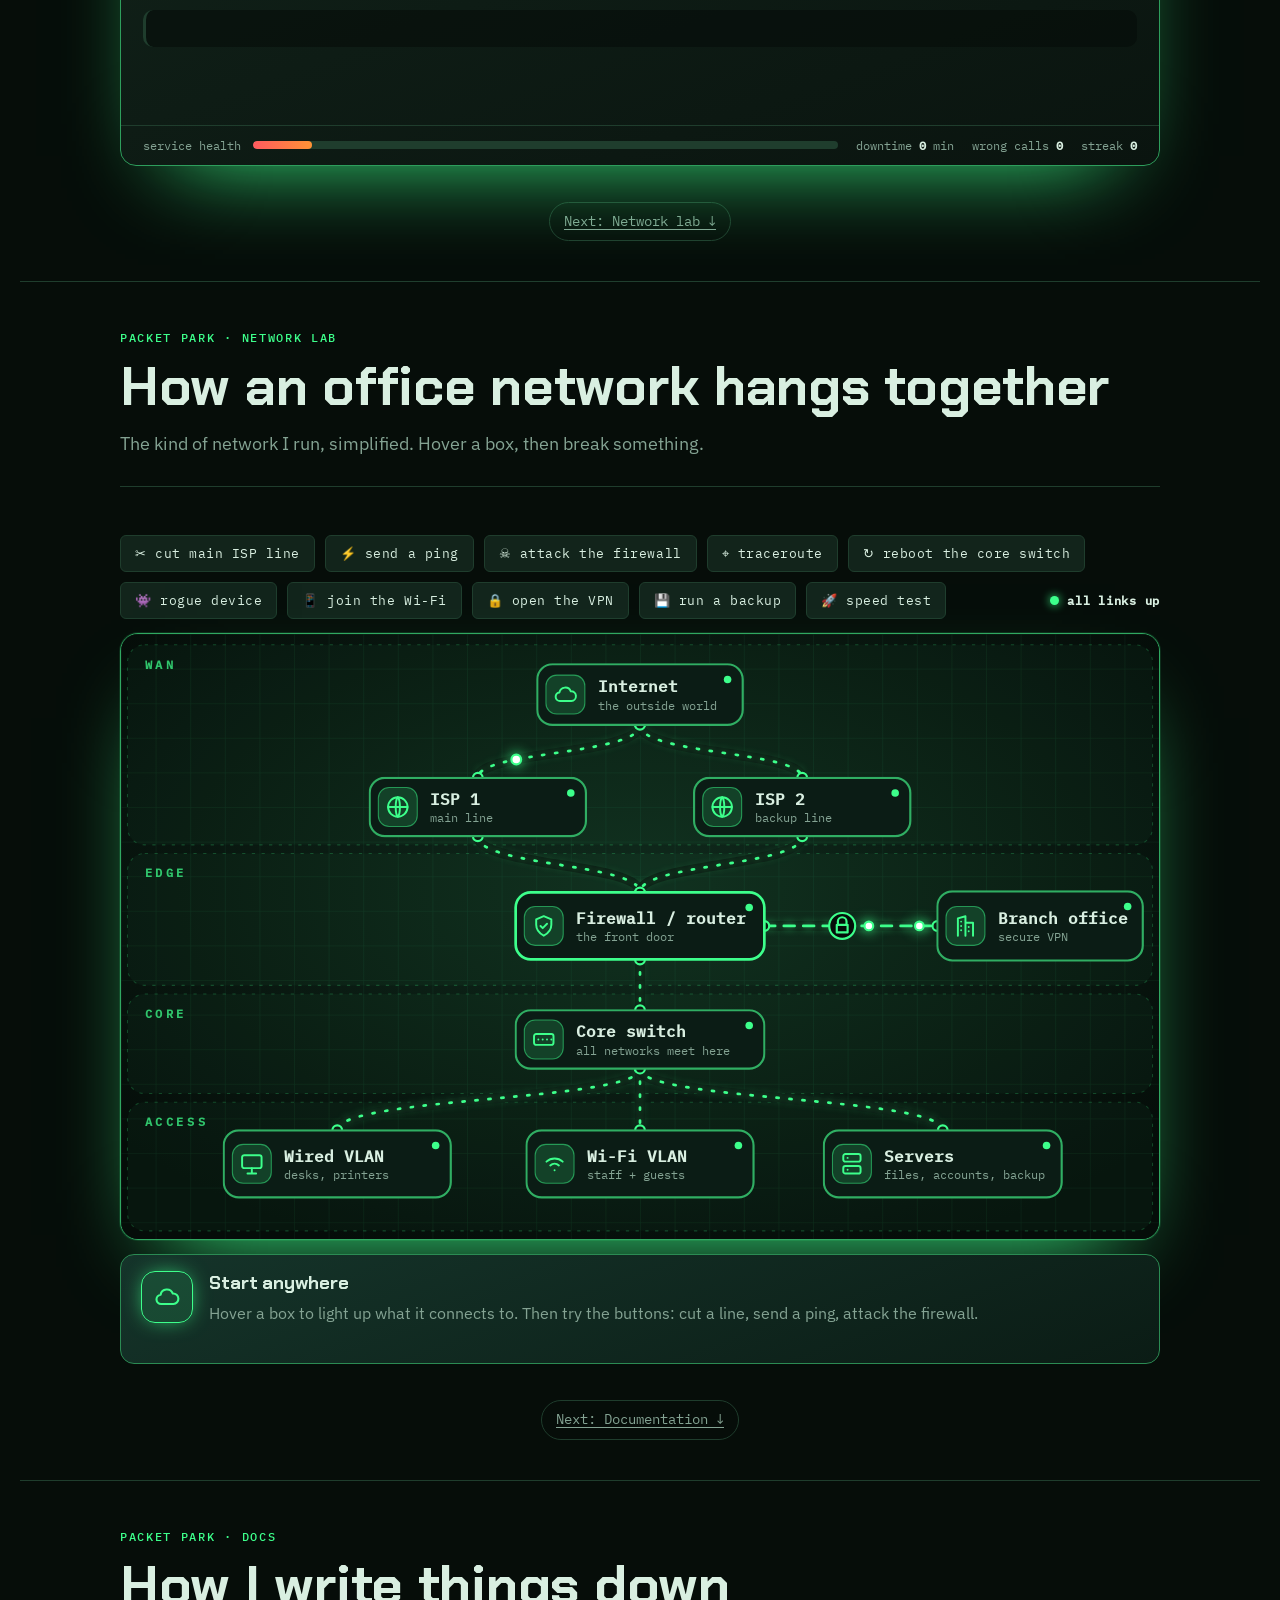
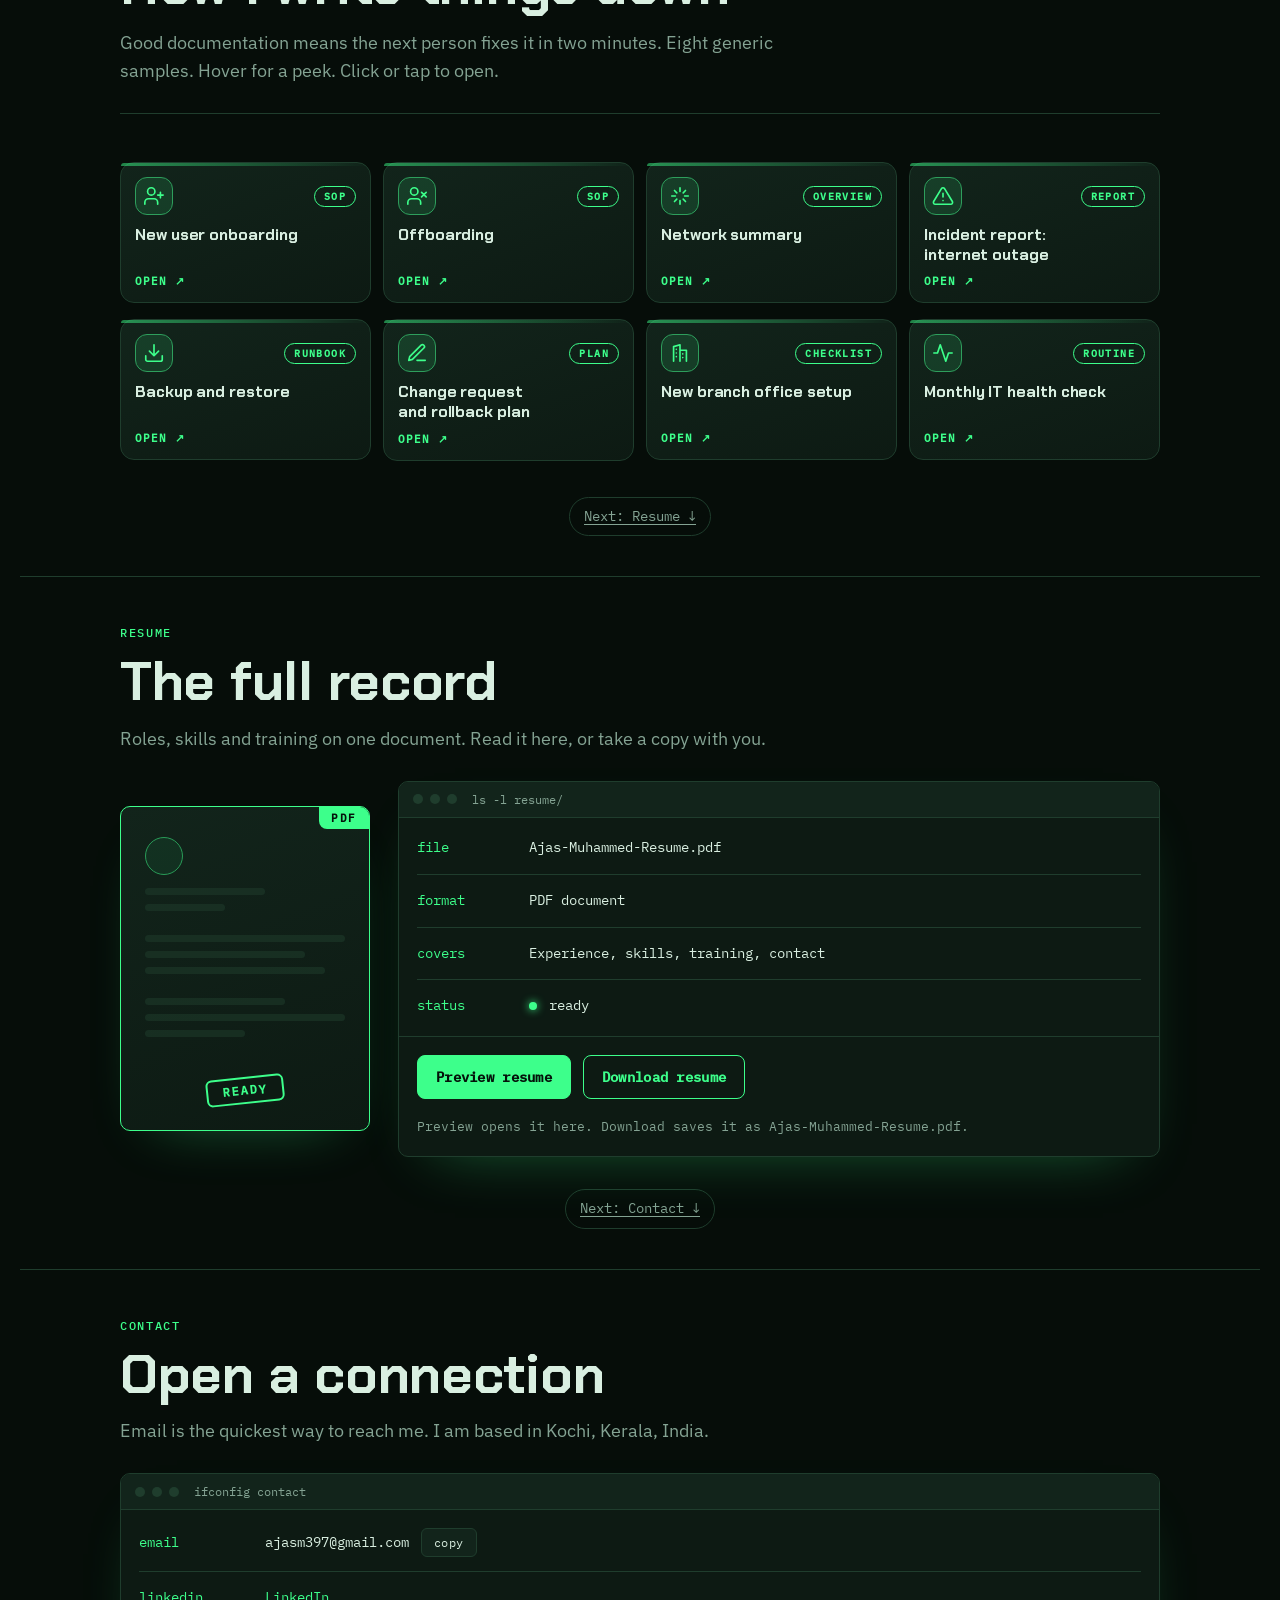
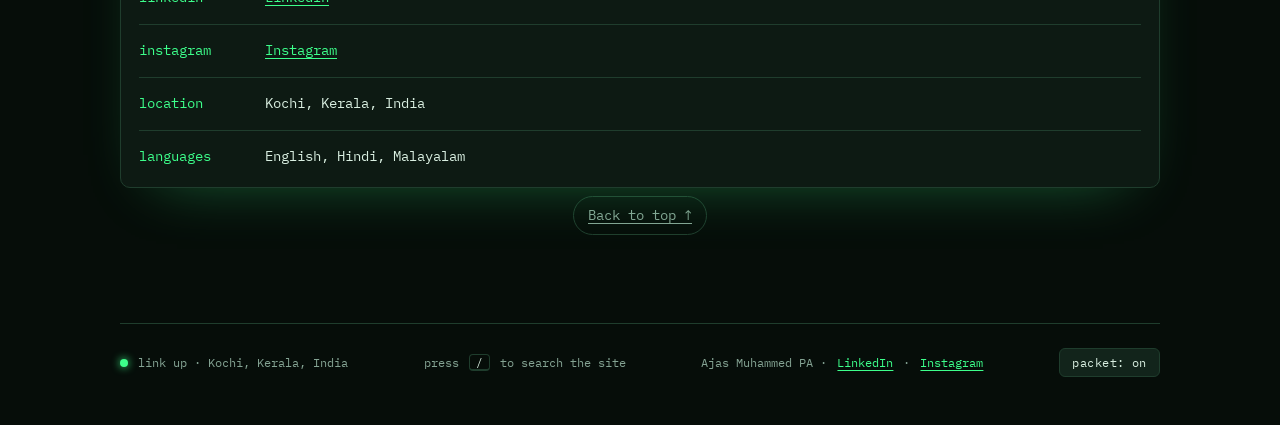
<file: experience.html>
<!doctype html>
<html lang="en">
<head>
<meta charset="utf-8">
<meta name="robots" content="noindex">
<meta name="viewport" content="width=device-width, initial-scale=1">
<title>Experience - Ajas Muhammed</title>
<meta http-equiv="refresh" content="0; url=index.html#experience">
<link rel="stylesheet" href="styles.css"><script src="theme.js"></script>
</head>
<body>
<p class="wrap" style="padding-block:48px">Moving to <a href="index.html#experience">the Experience section</a>…</p>
<script>location.replace('index.html#experience~' + window.siteTheme.get());</script>
</body>
</html>
</file>
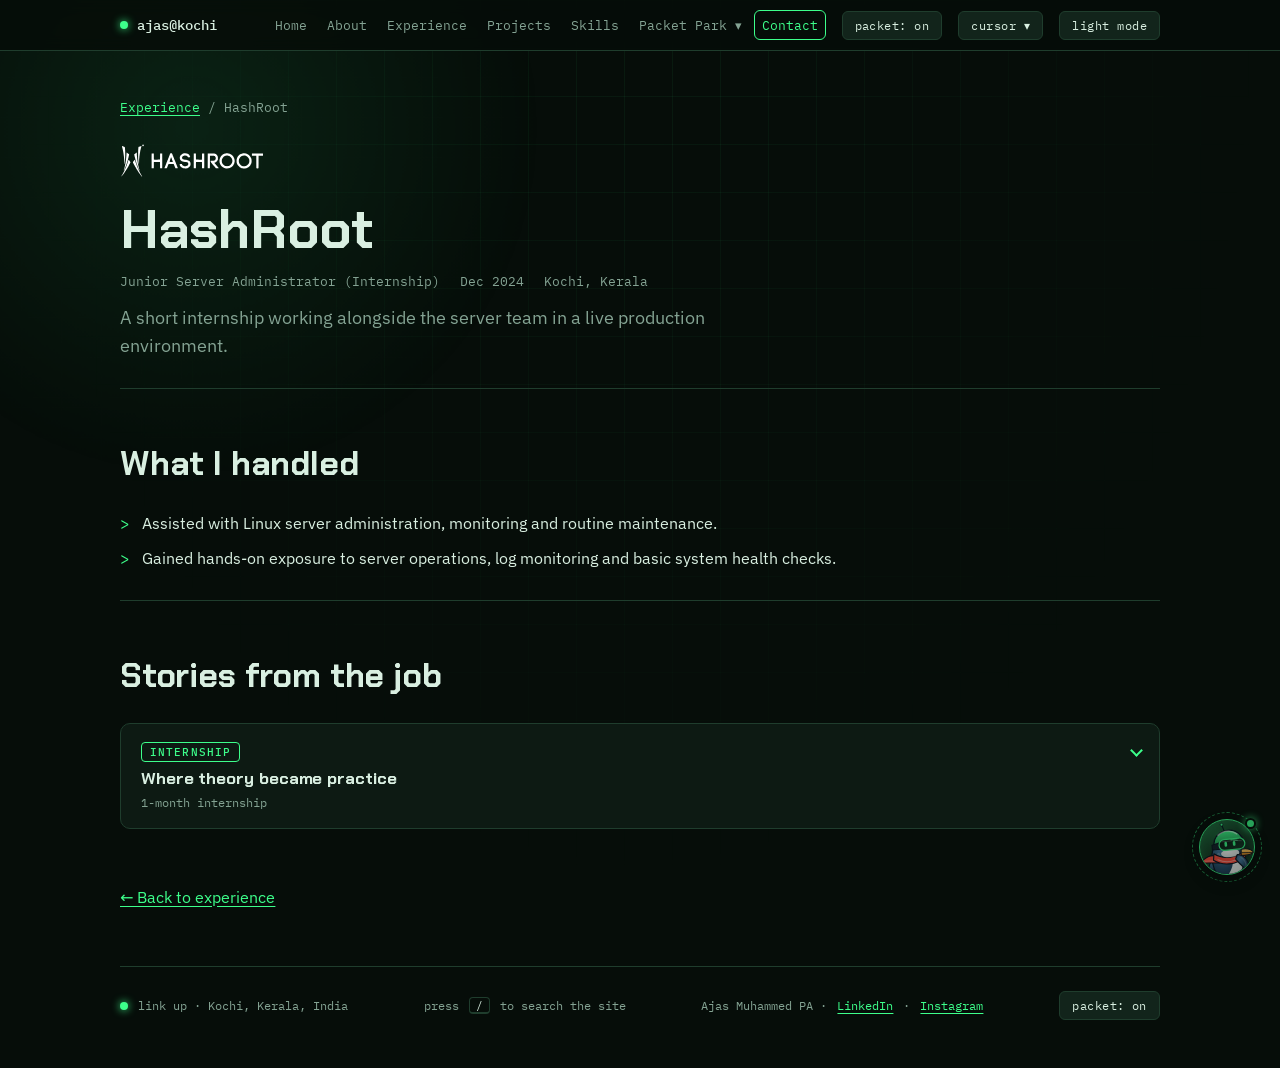
<file: hashroot.html>
<!doctype html>
<html lang="en">
<head>
<meta charset="utf-8">
<meta name="viewport" content="width=device-width, initial-scale=1, viewport-fit=cover">
<title>HashRoot – Ajas Muhammed</title>
<meta name="description" content="A short internship at HashRoot in December 2024, from Ajas Muhammed's IT portfolio.">
<meta name="theme-color" content="#060d09" media="(prefers-color-scheme: dark)"><meta name="theme-color" content="#eef4f0" media="(prefers-color-scheme: light)">
<link rel="icon" type="image/svg+xml" href="favicon.svg"><link rel="canonical" href="https://ajasmhd.in/hashroot">
<meta property="og:type" content="website"><meta property="og:site_name" content="Ajas Muhammed"><meta property="og:title" content="HashRoot – Ajas Muhammed"><meta property="og:description" content="A short internship at HashRoot in December 2024, from Ajas Muhammed's IT portfolio."><meta property="og:url" content="https://ajasmhd.in/hashroot"><meta property="og:image" content="https://ajasmhd.in/og.png"><meta property="og:image:width" content="1200"><meta property="og:image:height" content="630">
<meta name="twitter:card" content="summary_large_image"><meta name="twitter:title" content="HashRoot – Ajas Muhammed"><meta name="twitter:description" content="A short internship at HashRoot in December 2024, from Ajas Muhammed's IT portfolio."><meta name="twitter:image" content="https://ajasmhd.in/og.png">
<link rel="stylesheet" href="fonts.css">
<link rel="stylesheet" href="styles.css"><script src="theme.js"></script>
</head>
<body>
<a class="skip" href="#main">Skip to content</a>
<div class="linkbar" aria-hidden="true"></div>
<header class="top"><div class="wrap bar">
<a class="brand" href="index.html#home"><span class="led" aria-hidden="true"></span>ajas@kochi</a>
<nav class="nav" aria-label="Main">
<a href="index.html#home">Home</a><a href="index.html#about">About</a><a href="index.html#experience">Experience</a><a href="index.html#projects">Projects</a><a href="index.html#skills">Skills</a><div class="dd"><button class="dd-b" type="button" aria-haspopup="true" aria-expanded="false">Packet Park <span aria-hidden="true">▾</span></button><div class="dd-m"><a href="index.html#fixit">Fix it</a><a href="index.html#lab">Network lab</a><a href="index.html#docs">Docs</a></div></div><a class="cta" href="index.html#contact">Contact</a>
</nav>
<button class="chip" id="pilot-toggle-top" data-packet type="button" aria-pressed="true" aria-label="Turn Packet the penguin on or off">packet: on</button>
<button class="chip" id="theme" type="button" aria-label="Switch colour theme">light mode</button>
</div></header>
<main id="main" tabindex="-1">
<section class="wrap pagehead"><p class="crumbs"><a href="index.html#experience">Experience</a> / HashRoot</p><div class="lgw lgw-pg"><img class="lg lg-d" src="logos/hashroot-dark.svg" alt="HashRoot logo" width="143" height="34" loading="lazy" decoding="async"><img class="lg lg-l" src="logos/hashroot-light.svg" alt="" width="143" height="34" loading="lazy" decoding="async" aria-hidden="true"></div><h1>HashRoot</h1><ul class="meta"><li>Junior Server Administrator (Internship)</li><li>Dec 2024</li><li>Kochi, Kerala</li></ul><p class="lede">A short internship working alongside the server team in a live production environment.</p></section>
<section class="wrap block"><h2>What I handled</h2><ul class="handled"><li>Assisted with Linux server administration, monitoring and routine maintenance.</li><li>Gained hands-on exposure to server operations, log monitoring and basic system health checks.</li></ul></section>

<section class="wrap block">
<h2>Stories from the job</h2>
<div class="cards stories">
<article class="card story" data-story>
<button class="story-h" type="button" aria-expanded="false" aria-controls="st-hr"><span class="tag">Internship</span><h3>Where theory became practice</h3><span class="fig">1-month internship</span><span class="chev" aria-hidden="true"></span></button>
<div class="story-b" id="st-hr"><div class="story-in">
<p><b>Challenge</b>A one-month internship, and my first time on real servers after learning the theory in class.</p>
<p><b>Approach</b>I worked with Linux servers day to day: monitoring performance, setting up web servers, reading logs, running health checks, and learning how servers behave behind the scenes.</p>
<p><b>Outcome</b>Classroom theory turned into working knowledge of how servers run, and a base for the server work that followed.</p>
</div></div></article>
</div>
</section>
<section class="wrap back"><a href="index.html#experience">← Back to experience</a></section>
</main>
<footer class="wrap foot">
<span><span class="led" aria-hidden="true"></span>link up · Kochi, Kerala, India</span>
<span>Ajas Muhammed PA · <a href="https://www.linkedin.com/in/ajas-muhammed-pa-1413881bb" target="_blank" rel="noopener">LinkedIn</a> · <a href="https://www.instagram.com/_ajs.z_/" target="_blank" rel="noopener">Instagram</a></span>
<button class="chip" id="pilot-toggle" data-packet type="button" aria-pressed="true">packet: on</button>
</footer>
<script src="app.js"></script><script src="motion.js"></script><script src="cursor.js"></script><script src="brain.js"></script><script src="pilot.js"></script>
</body>
</html>
</file>
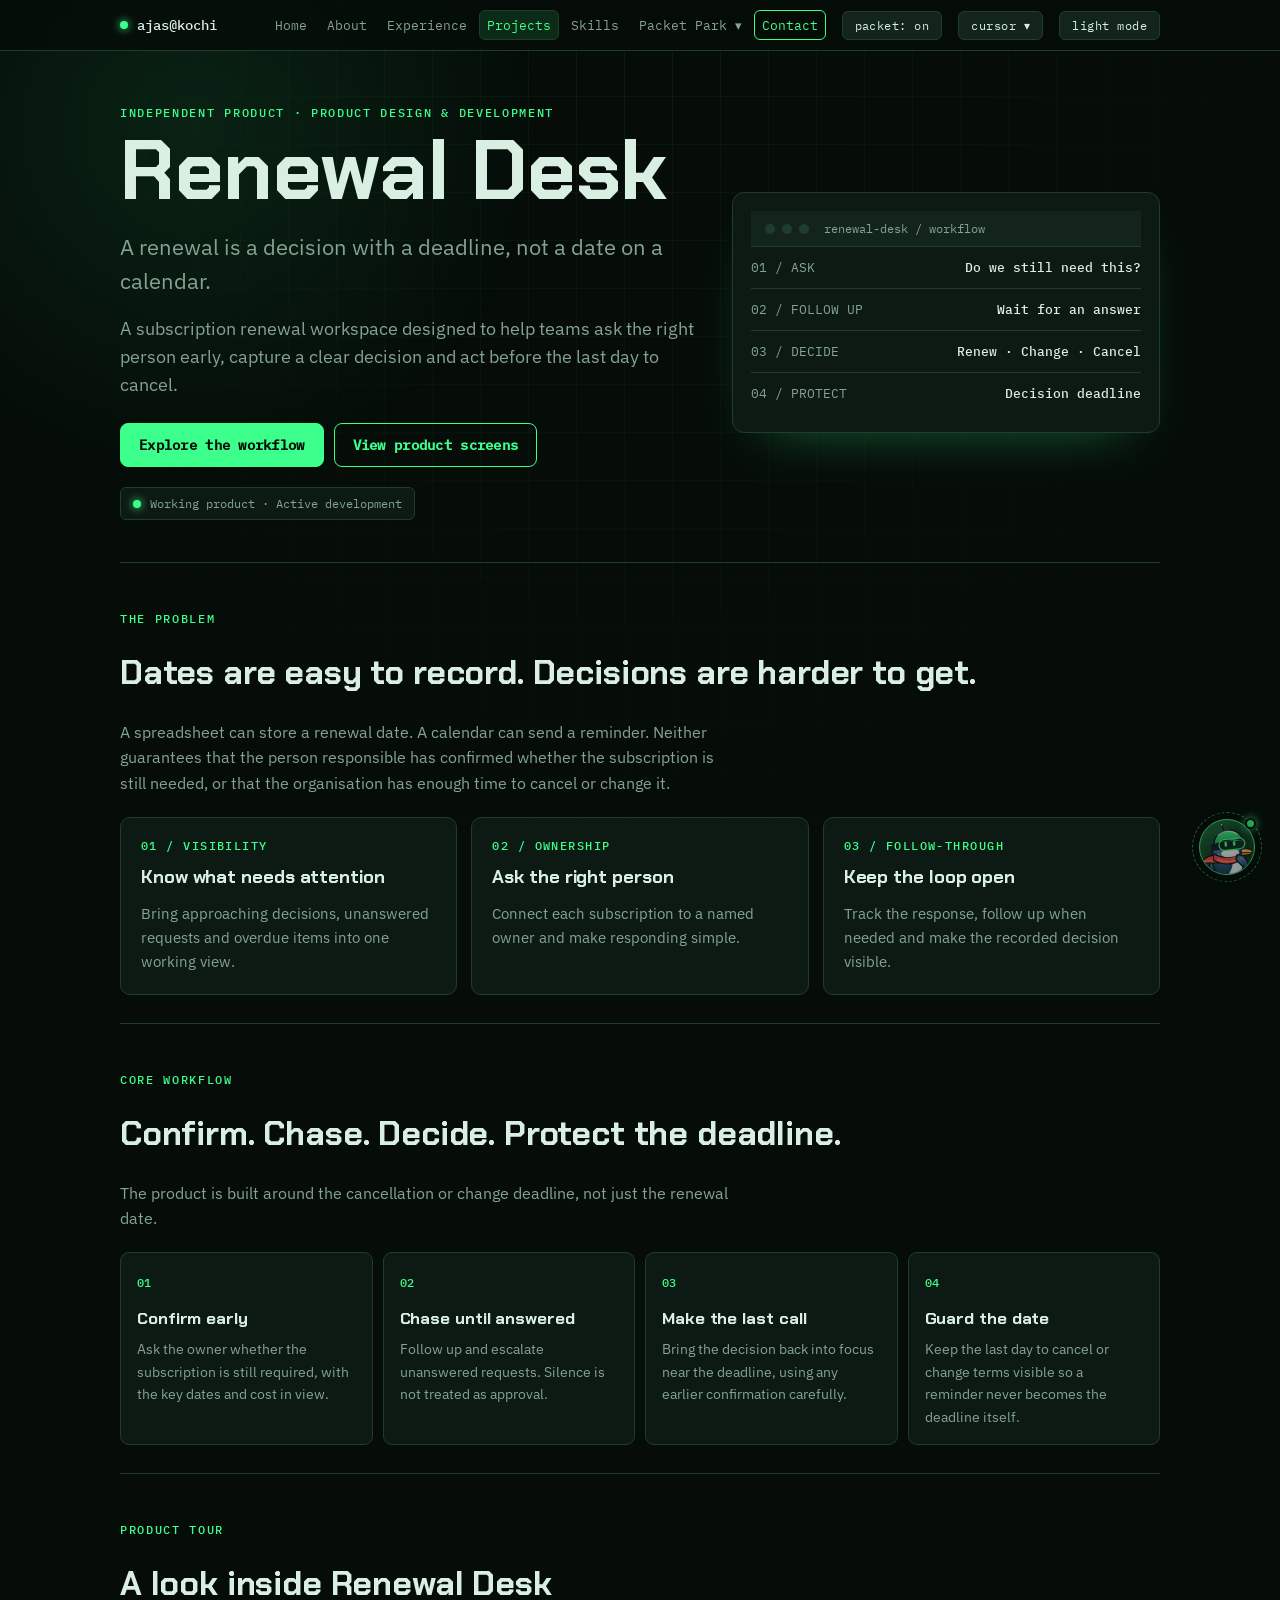
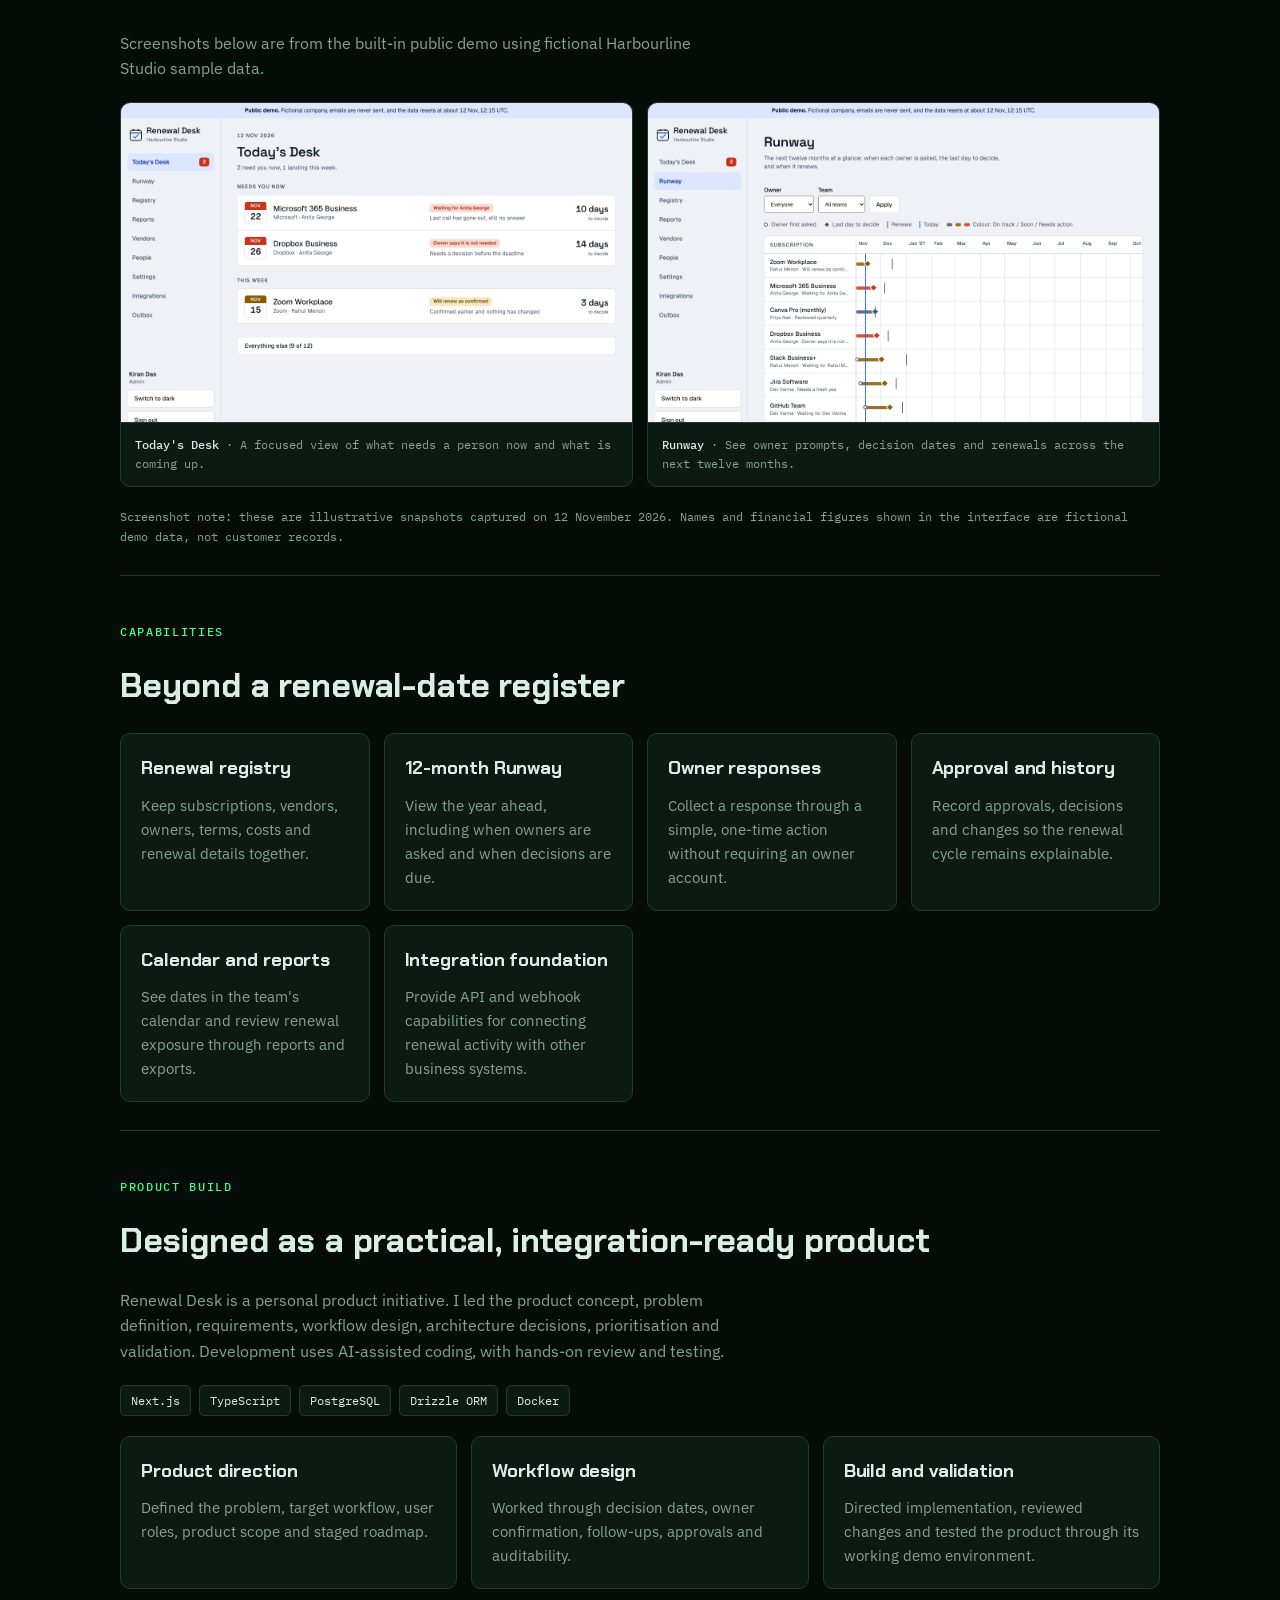
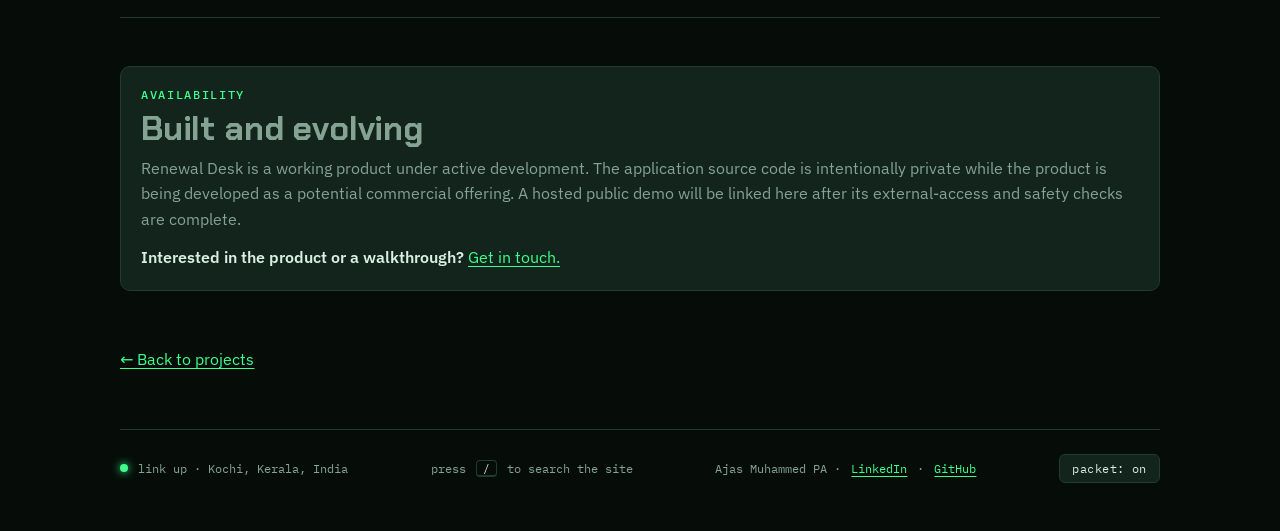
<file: renewal-desk.html>
<!doctype html>
<html lang="en">
<head>
<meta charset="utf-8">
<meta name="viewport" content="width=device-width, initial-scale=1, viewport-fit=cover">
<title>Renewal Desk – Ajas Muhammed</title>
<meta name="description" content="Renewal Desk is an independently developed subscription renewal management product that helps teams get decisions before cancellation deadlines.">
<meta name="theme-color" content="#060d09" media="(prefers-color-scheme: dark)">
<meta name="theme-color" content="#eef4f0" media="(prefers-color-scheme: light)">
<link rel="icon" type="image/svg+xml" href="favicon.svg">
<link rel="canonical" href="https://ajasmhd.in/renewal-desk.html">
<meta property="og:type" content="website">
<meta property="og:site_name" content="Ajas Muhammed">
<meta property="og:title" content="Renewal Desk – Ajas Muhammed">
<meta property="og:description" content="A renewal is a decision with a deadline, not a date on a calendar.">
<meta property="og:url" content="https://ajasmhd.in/renewal-desk.html">
<meta property="og:image" content="https://ajasmhd.in/og.png">
<meta name="twitter:card" content="summary_large_image">
<meta name="twitter:title" content="Renewal Desk – Ajas Muhammed">
<meta name="twitter:description" content="An independently developed subscription renewal management product.">
<meta name="twitter:image" content="https://ajasmhd.in/og.png">
<link rel="stylesheet" href="fonts.css">
<link rel="stylesheet" href="styles.css">
<script src="theme.js"></script>
<style>
.rd-hero { padding-block: 54px 42px; display:grid; grid-template-columns:minmax(0,1.15fr) minmax(250px,.85fr); gap:32px; align-items:center; }
.rd-hero h1 { font-size:clamp(2.7rem,8vw,5.2rem); line-height:.98; margin:10px 0 18px; }
.rd-kicker { color:var(--accent); font:500 12px var(--font-mono); letter-spacing:.14em; text-transform:uppercase; }
.rd-sub { color:var(--muted); font-size:clamp(1.1rem,2.3vw,1.35rem); max-width:54ch; }
.rd-actions { display:flex; flex-wrap:wrap; gap:10px; margin-top:24px; }
.rd-state { display:inline-flex; align-items:center; gap:9px; border:1px solid var(--line); background:var(--panel); padding:8px 12px; border-radius:6px; font:12px var(--font-mono); color:var(--muted); margin-top:20px; }
.rd-console { border:1px solid var(--line); background:var(--panel); border-radius:12px; padding:18px; box-shadow:0 24px 60px -36px color-mix(in srgb,var(--accent) 45%,transparent); }
.rd-console .rd-row { display:flex; justify-content:space-between; gap:14px; padding:12px 0; border-bottom:1px solid var(--line); font:13px var(--font-mono); }
.rd-console .rd-row:last-child { border-bottom:0; }
.rd-console .rd-row span:first-child { color:var(--muted); }
.rd-console b { font-weight:500; }
.rd-grid { display:grid; grid-template-columns:repeat(auto-fit,minmax(220px,1fr)); gap:14px; }
.rd-card { border:1px solid var(--line); background:var(--panel); border-radius:10px; padding:20px; display:flex; flex-direction:column; gap:10px; min-width:0; }
.rd-card .num { color:var(--accent); font:500 12px var(--font-mono); letter-spacing:.12em; }
.rd-card h3 { font-size:1.15rem; }
.rd-card p { color:var(--muted); font-size:15px; }
.rd-flow { display:grid; grid-template-columns:repeat(4,minmax(0,1fr)); gap:10px; counter-reset:step; }
.rd-flow article { border:1px solid var(--line); border-radius:9px; padding:16px; background:var(--panel); min-width:0; }
.rd-flow article::before { counter-increment:step; content:"0" counter(step); color:var(--accent); font:500 12px var(--font-mono); }
.rd-flow h3 { margin:10px 0 7px; font-size:1.05rem; }
.rd-flow p { color:var(--muted); font-size:14px; }
.rd-shot { margin:0; border:1px solid var(--line); background:var(--panel); border-radius:10px; overflow:hidden; }
.rd-shot img { display:block; width:100%; height:auto; background:var(--panel2); }
.rd-shot figcaption { padding:12px 14px; color:var(--muted); font:12px/1.6 var(--font-mono); border-top:1px solid var(--line); }
.rd-shot figcaption b { color:var(--fg); font-weight:500; }
.rd-note { color:var(--muted); font:12px/1.7 var(--font-mono); }
.rd-stack { display:flex; flex-wrap:wrap; gap:8px; }
.rd-stack span { border:1px solid var(--line); background:var(--panel); border-radius:5px; padding:7px 10px; color:var(--fg); font:12px var(--font-mono); }
.rd-close { border:1px solid var(--line); border-radius:10px; background:var(--panel2); padding:20px; color:var(--muted); }
.rd-close b { color:var(--fg); }
@media (max-width:760px) {
  .rd-hero { grid-template-columns:1fr; gap:24px; }
  .rd-flow { grid-template-columns:repeat(2,minmax(0,1fr)); }
}
@media (max-width:420px) { .rd-flow { grid-template-columns:1fr; } }
@media (prefers-reduced-motion: reduce) { .rd-hero *, .rd-grid *, .rd-flow * { scroll-behavior:auto !important; transition:none !important; } }
</style>
</head>
<body>
<a class="skip" href="#main">Skip to content</a>
<div class="linkbar" aria-hidden="true"></div>
<header class="top"><div class="wrap bar">
<a class="brand" href="index.html#home"><span class="led" aria-hidden="true"></span>ajas@kochi</a>
<nav class="nav" aria-label="Main">
<a href="index.html#home">Home</a><a href="index.html#about">About</a><a href="index.html#experience">Experience</a><a href="index.html#projects" aria-current="page">Projects</a><a href="index.html#skills">Skills</a><div class="dd"><button class="dd-b" type="button" aria-haspopup="true" aria-expanded="false">Packet Park <span aria-hidden="true">▾</span></button><div class="dd-m"><a href="index.html#fixit">Fix it</a><a href="index.html#lab">Network lab</a><a href="index.html#docs">Docs</a></div></div><a class="cta" href="index.html#contact">Contact</a>
</nav>
<button class="chip" id="pilot-toggle-top" data-packet type="button" aria-pressed="true" aria-label="Turn Packet the penguin on or off">packet: on</button>
<button class="chip" id="theme" type="button" aria-label="Switch colour theme">light mode</button>
</div></header>

<main id="main" tabindex="-1">
<section class="wrap rd-hero">
<div>
<p class="rd-kicker">Independent product · Product design &amp; development</p>
<h1>Renewal Desk</h1>
<p class="rd-sub">A renewal is a decision with a deadline, not a date on a calendar.</p>
<p class="lede" style="margin-top:16px">A subscription renewal workspace designed to help teams ask the right person early, capture a clear decision and act before the last day to cancel.</p>
<div class="rd-actions">
<a class="btn" href="#workflow">Explore the workflow</a>
<a class="btn ghost" href="#screens">View product screens</a>
</div>
<div class="rd-state"><span class="led" aria-hidden="true"></span>Working product · Active development</div>
</div>
<div class="rd-console" aria-label="Renewal Desk workflow summary">
<div class="term-bar"><i></i><i></i><i></i><span>renewal-desk / workflow</span></div>
<div class="rd-row"><span>01 / ASK</span><b>Do we still need this?</b></div>
<div class="rd-row"><span>02 / FOLLOW UP</span><b>Wait for an answer</b></div>
<div class="rd-row"><span>03 / DECIDE</span><b>Renew · Change · Cancel</b></div>
<div class="rd-row"><span>04 / PROTECT</span><b>Decision deadline</b></div>
</div>
</section>

<section class="wrap block">
<p class="eyebrow">The problem</p>
<h2>Dates are easy to record. Decisions are harder to get.</h2>
<p class="lead">A spreadsheet can store a renewal date. A calendar can send a reminder. Neither guarantees that the person responsible has confirmed whether the subscription is still needed, or that the organisation has enough time to cancel or change it.</p>
<div class="rd-grid">
<article class="rd-card"><span class="num">01 / VISIBILITY</span><h3>Know what needs attention</h3><p>Bring approaching decisions, unanswered requests and overdue items into one working view.</p></article>
<article class="rd-card"><span class="num">02 / OWNERSHIP</span><h3>Ask the right person</h3><p>Connect each subscription to a named owner and make responding simple.</p></article>
<article class="rd-card"><span class="num">03 / FOLLOW-THROUGH</span><h3>Keep the loop open</h3><p>Track the response, follow up when needed and make the recorded decision visible.</p></article>
</div>
</section>

<section class="wrap block" id="workflow">
<p class="eyebrow">Core workflow</p>
<h2>Confirm. Chase. Decide. Protect the deadline.</h2>
<p class="lead">The product is built around the cancellation or change deadline, not just the renewal date.</p>
<div class="rd-flow">
<article><h3>Confirm early</h3><p>Ask the owner whether the subscription is still required, with the key dates and cost in view.</p></article>
<article><h3>Chase until answered</h3><p>Follow up and escalate unanswered requests. Silence is not treated as approval.</p></article>
<article><h3>Make the last call</h3><p>Bring the decision back into focus near the deadline, using any earlier confirmation carefully.</p></article>
<article><h3>Guard the date</h3><p>Keep the last day to cancel or change terms visible so a reminder never becomes the deadline itself.</p></article>
</div>
</section>

<section class="wrap block" id="screens">
<p class="eyebrow">Product tour</p>
<h2>A look inside Renewal Desk</h2>
<p class="lead">Screenshots below are from the built-in public demo using fictional Harbourline Studio sample data.</p>
<div class="rd-grid">
<figure class="rd-shot"><img src="projects/renewal-desk/screenshots/todays-desk.png" alt="Renewal Desk Today's Desk showing renewal decisions needing attention" loading="lazy"><figcaption><b>Today's Desk</b> · A focused view of what needs a person now and what is coming up.</figcaption></figure>
<figure class="rd-shot"><img src="projects/renewal-desk/screenshots/runway.png" alt="Renewal Desk Runway 12-month renewal timeline" loading="lazy"><figcaption><b>Runway</b> · See owner prompts, decision dates and renewals across the next twelve months.</figcaption></figure>
</div>
<p class="rd-note">Screenshot note: these are illustrative snapshots captured on 12 November 2026. Names and financial figures shown in the interface are fictional demo data, not customer records.</p>
</section>

<section class="wrap block">
<p class="eyebrow">Capabilities</p>
<h2>Beyond a renewal-date register</h2>
<div class="rd-grid">
<article class="rd-card"><h3>Renewal registry</h3><p>Keep subscriptions, vendors, owners, terms, costs and renewal details together.</p></article>
<article class="rd-card"><h3>12-month Runway</h3><p>View the year ahead, including when owners are asked and when decisions are due.</p></article>
<article class="rd-card"><h3>Owner responses</h3><p>Collect a response through a simple, one-time action without requiring an owner account.</p></article>
<article class="rd-card"><h3>Approval and history</h3><p>Record approvals, decisions and changes so the renewal cycle remains explainable.</p></article>
<article class="rd-card"><h3>Calendar and reports</h3><p>See dates in the team's calendar and review renewal exposure through reports and exports.</p></article>
<article class="rd-card"><h3>Integration foundation</h3><p>Provide API and webhook capabilities for connecting renewal activity with other business systems.</p></article>
</div>
</section>

<section class="wrap block" id="build">
<p class="eyebrow">Product build</p>
<h2>Designed as a practical, integration-ready product</h2>
<p class="lead">Renewal Desk is a personal product initiative. I led the product concept, problem definition, requirements, workflow design, architecture decisions, prioritisation and validation. Development uses AI-assisted coding, with hands-on review and testing.</p>
<div class="rd-stack"><span>Next.js</span><span>TypeScript</span><span>PostgreSQL</span><span>Drizzle ORM</span><span>Docker</span></div>
<div class="rd-grid">
<article class="rd-card"><h3>Product direction</h3><p>Defined the problem, target workflow, user roles, product scope and staged roadmap.</p></article>
<article class="rd-card"><h3>Workflow design</h3><p>Worked through decision dates, owner confirmation, follow-ups, approvals and auditability.</p></article>
<article class="rd-card"><h3>Build and validation</h3><p>Directed implementation, reviewed changes and tested the product through its working demo environment.</p></article>
</div>
</section>

<section class="wrap block">
<div class="rd-close">
<p class="eyebrow">Availability</p>
<h2>Built and evolving</h2>
<p>Renewal Desk is a working product under active development. The application source code is intentionally private while the product is being developed as a potential commercial offering. A hosted public demo will be linked here after its external-access and safety checks are complete.</p>
<p style="margin-top:12px"><b>Interested in the product or a walkthrough?</b> <a href="index.html#contact">Get in touch.</a></p>
</div>
</section>
<section class="wrap back"><a href="index.html#projects">← Back to projects</a></section>
</main>

<footer class="wrap foot">
<span><span class="led" aria-hidden="true"></span>link up · Kochi, Kerala, India</span>
<span>Ajas Muhammed PA · <a href="https://www.linkedin.com/in/ajas-muhammed-pa-1413881bb" target="_blank" rel="noopener">LinkedIn</a> · <a href="https://github.com/Ajazz-git" target="_blank" rel="noopener">GitHub</a></span>
<button class="chip" id="pilot-toggle" data-packet type="button" aria-pressed="true">packet: on</button>
</footer>
<script src="app.js"></script><script src="motion.js"></script><script src="cursor.js"></script><script src="brain.js"></script><script src="pilot.js"></script>
</body>
</html>
</file>
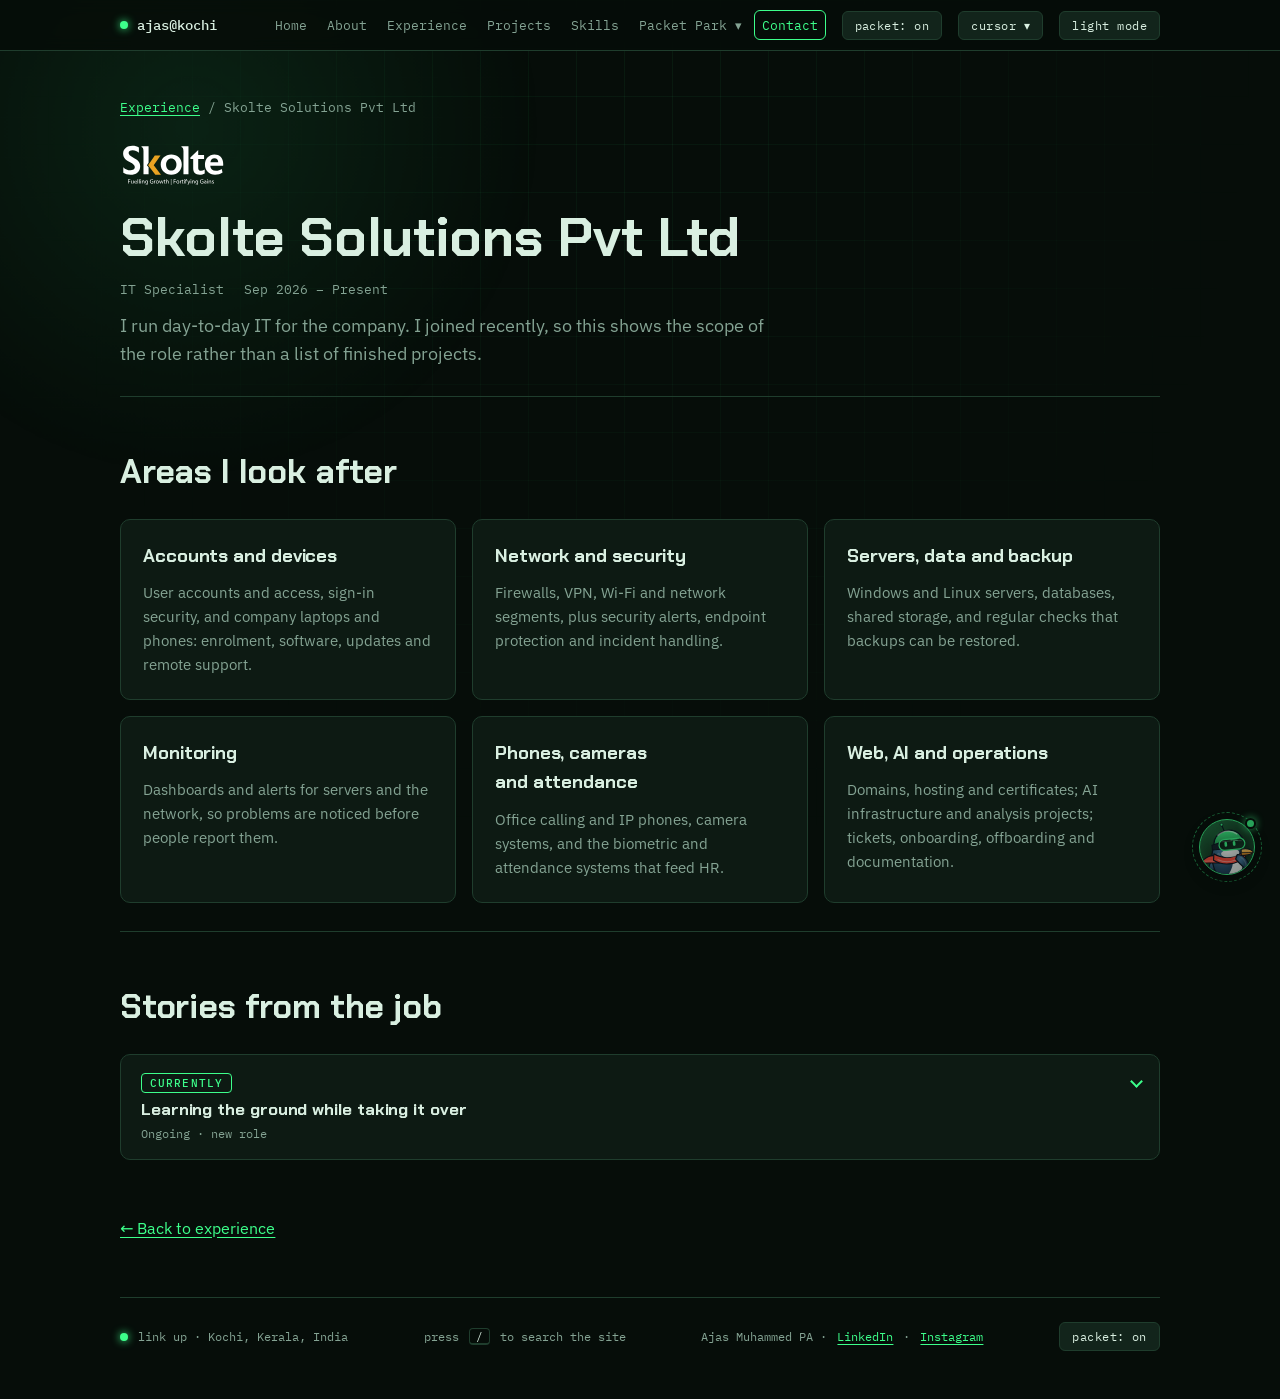
<file: skolte.html>
<!doctype html>
<html lang="en">
<head>
<meta charset="utf-8">
<meta name="viewport" content="width=device-width, initial-scale=1, viewport-fit=cover">
<title>Skolte Solutions – Ajas Muhammed</title>
<meta name="description" content="Ajas Muhammed's IT Specialist duties at Skolte Solutions.">
<meta name="theme-color" content="#060d09" media="(prefers-color-scheme: dark)"><meta name="theme-color" content="#eef4f0" media="(prefers-color-scheme: light)">
<link rel="icon" type="image/svg+xml" href="favicon.svg"><link rel="canonical" href="https://ajasmhd.in/skolte">
<meta property="og:type" content="website"><meta property="og:site_name" content="Ajas Muhammed"><meta property="og:title" content="Skolte Solutions – Ajas Muhammed"><meta property="og:description" content="Ajas Muhammed's IT Specialist duties at Skolte Solutions."><meta property="og:url" content="https://ajasmhd.in/skolte"><meta property="og:image" content="https://ajasmhd.in/og.png"><meta property="og:image:width" content="1200"><meta property="og:image:height" content="630">
<meta name="twitter:card" content="summary_large_image"><meta name="twitter:title" content="Skolte Solutions – Ajas Muhammed"><meta name="twitter:description" content="Ajas Muhammed's IT Specialist duties at Skolte Solutions."><meta name="twitter:image" content="https://ajasmhd.in/og.png">
<link rel="stylesheet" href="fonts.css">
<link rel="stylesheet" href="styles.css"><script src="theme.js"></script>
</head>
<body>
<a class="skip" href="#main">Skip to content</a>
<div class="linkbar" aria-hidden="true"></div>
<header class="top"><div class="wrap bar">
<a class="brand" href="index.html#home"><span class="led" aria-hidden="true"></span>ajas@kochi</a>
<nav class="nav" aria-label="Main">
<a href="index.html#home">Home</a><a href="index.html#about">About</a><a href="index.html#experience">Experience</a><a href="index.html#projects">Projects</a><a href="index.html#skills">Skills</a><div class="dd"><button class="dd-b" type="button" aria-haspopup="true" aria-expanded="false">Packet Park <span aria-hidden="true">▾</span></button><div class="dd-m"><a href="index.html#fixit">Fix it</a><a href="index.html#lab">Network lab</a><a href="index.html#docs">Docs</a></div></div><a class="cta" href="index.html#contact">Contact</a>
</nav>
<button class="chip" id="pilot-toggle-top" data-packet type="button" aria-pressed="true" aria-label="Turn Packet the penguin on or off">packet: on</button>
<button class="chip" id="theme" type="button" aria-label="Switch colour theme">light mode</button>
</div></header>
<main id="main" tabindex="-1">
<section class="wrap pagehead"><p class="crumbs"><a href="index.html#experience">Experience</a> / Skolte Solutions Pvt Ltd</p><div class="lgw lgw-pg"><img class="lg lg-d" src="logos/skolte-dark.svg" alt="Skolte Solutions logo" width="107" height="42" loading="lazy" decoding="async"><img class="lg lg-l" src="logos/skolte-light.svg" alt="" width="107" height="42" loading="lazy" decoding="async" aria-hidden="true"></div><h1>Skolte Solutions Pvt Ltd</h1><ul class="meta"><li>IT Specialist</li><li>Sep 2026 – Present</li></ul><p class="lede">I run day-to-day IT for the company. I joined recently, so this shows the scope of the role rather than a list of finished projects.</p></section>
<section class="wrap block">
<h2>Areas I look after</h2>
<div class="cards">
<article class="card"><h3>Accounts and devices</h3><p>User accounts and access, sign-in security, and company laptops and phones: enrolment, software, updates and remote support.</p></article>
<article class="card"><h3>Network and security</h3><p>Firewalls, VPN, Wi-Fi and network segments, plus security alerts, endpoint protection and incident handling.</p></article>
<article class="card"><h3>Servers, data and backup</h3><p>Windows and Linux servers, databases, shared storage, and regular checks that backups can be restored.</p></article>
<article class="card"><h3>Monitoring</h3><p>Dashboards and alerts for servers and the network, so problems are noticed before people report them.</p></article>
<article class="card"><h3>Phones, cameras and attendance</h3><p>Office calling and IP phones, camera systems, and the biometric and attendance systems that feed HR.</p></article>
<article class="card"><h3>Web, AI and operations</h3><p>Domains, hosting and certificates; AI infrastructure and analysis projects; tickets, onboarding, offboarding and documentation.</p></article>
</div>
</section>

<section class="wrap block">
<h2>Stories from the job</h2>
<div class="cards stories">
<article class="card story" data-story>
<button class="story-h" type="button" aria-expanded="false" aria-controls="st-sk"><span class="tag">Currently</span><h3>Learning the ground while taking it over</h3><span class="fig">Ongoing · new role</span><span class="chev" aria-hidden="true"></span></button>
<div class="story-b" id="st-sk"><div class="story-in">
<p><b>Challenge</b>Stepping into a role that covers accounts, devices, network, servers, monitoring and phones all at once, picking up from a senior colleague.</p>
<p><b>Approach</b>Working through one area at a time: learning how each is set up, keeping notes as I go, and taking on day-to-day tickets and changes while I learn.</p>
<p><b>Outcome</b>Day-to-day IT is in hand, and I am building a clear picture of the whole environment as I go.</p>
</div></div></article>
</div>
</section>
<section class="wrap back"><a href="index.html#experience">← Back to experience</a></section>
</main>
<footer class="wrap foot">
<span><span class="led" aria-hidden="true"></span>link up · Kochi, Kerala, India</span>
<span>Ajas Muhammed PA · <a href="https://www.linkedin.com/in/ajas-muhammed-pa-1413881bb" target="_blank" rel="noopener">LinkedIn</a> · <a href="https://www.instagram.com/_ajs.z_/" target="_blank" rel="noopener">Instagram</a></span>
<button class="chip" id="pilot-toggle" data-packet type="button" aria-pressed="true">packet: on</button>
</footer>
<script src="app.js"></script><script src="motion.js"></script><script src="cursor.js"></script><script src="brain.js"></script><script src="pilot.js"></script>
</body>
</html>
</file>
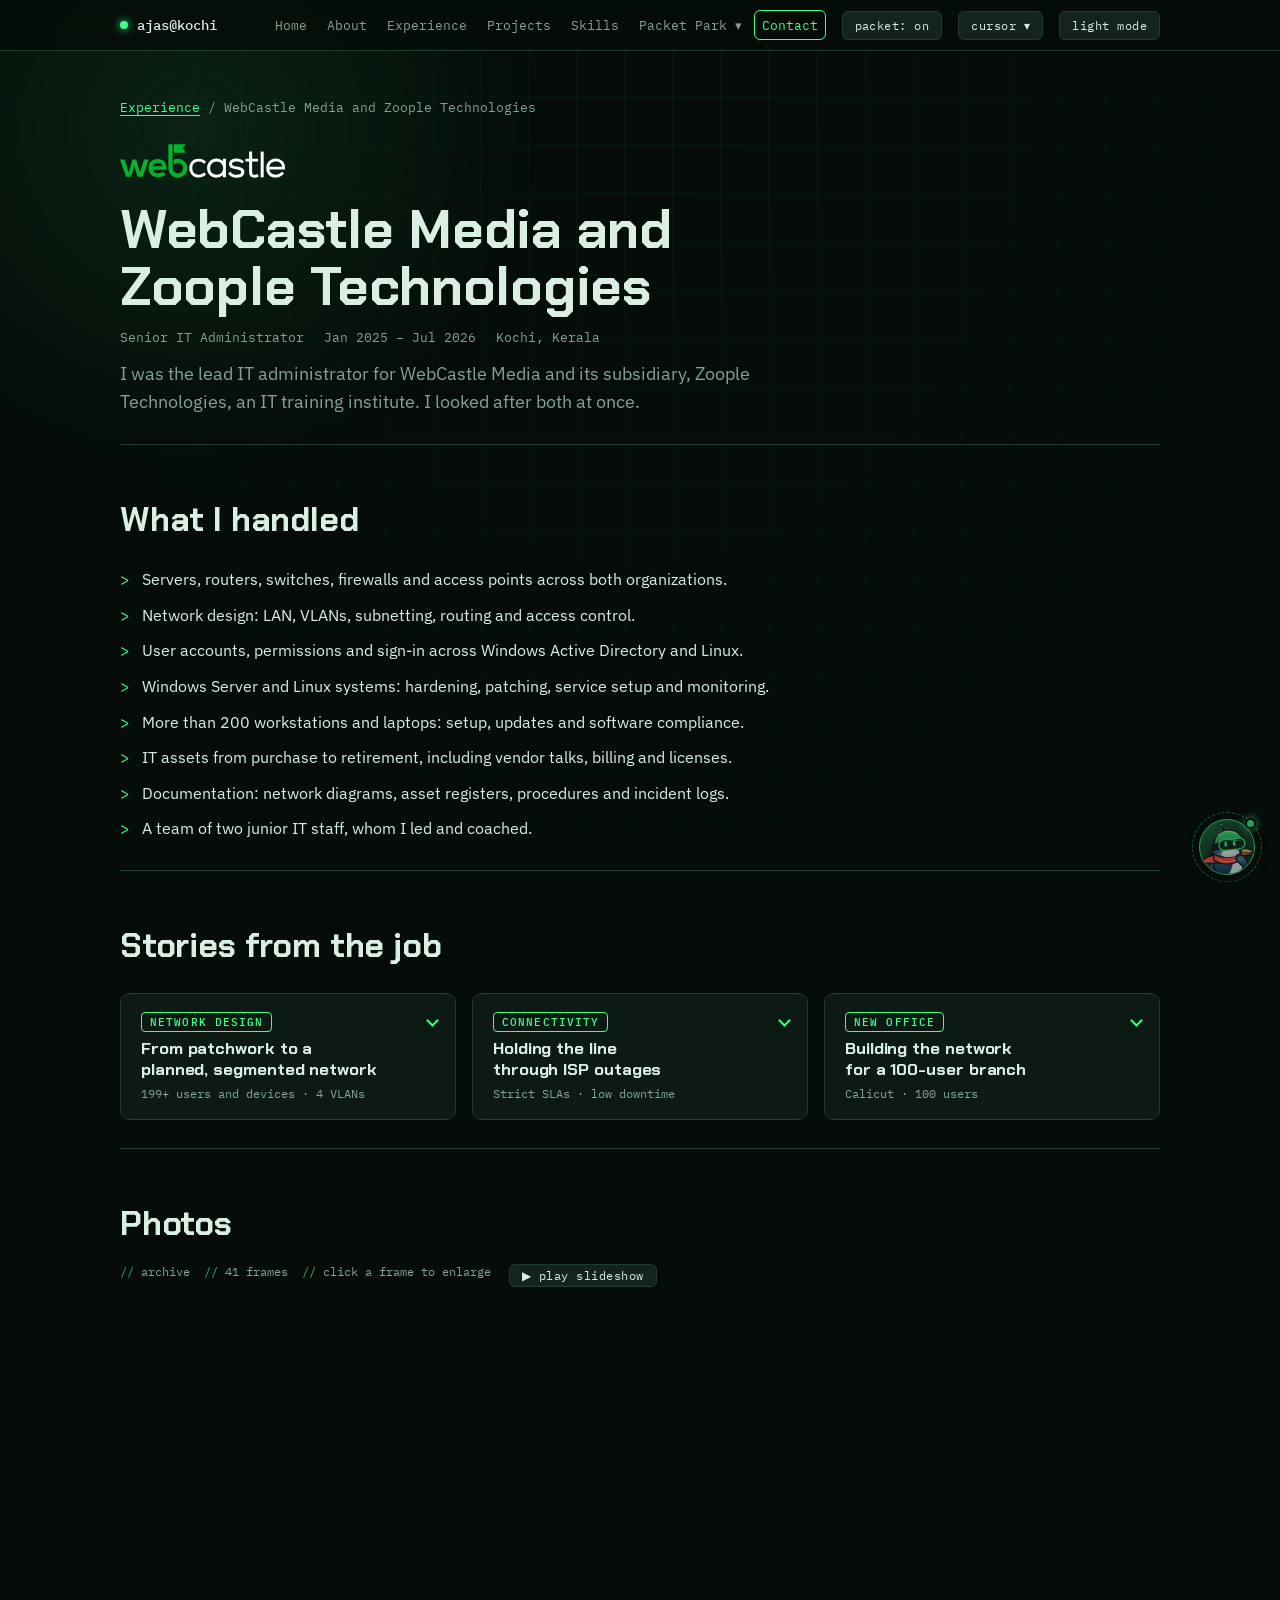
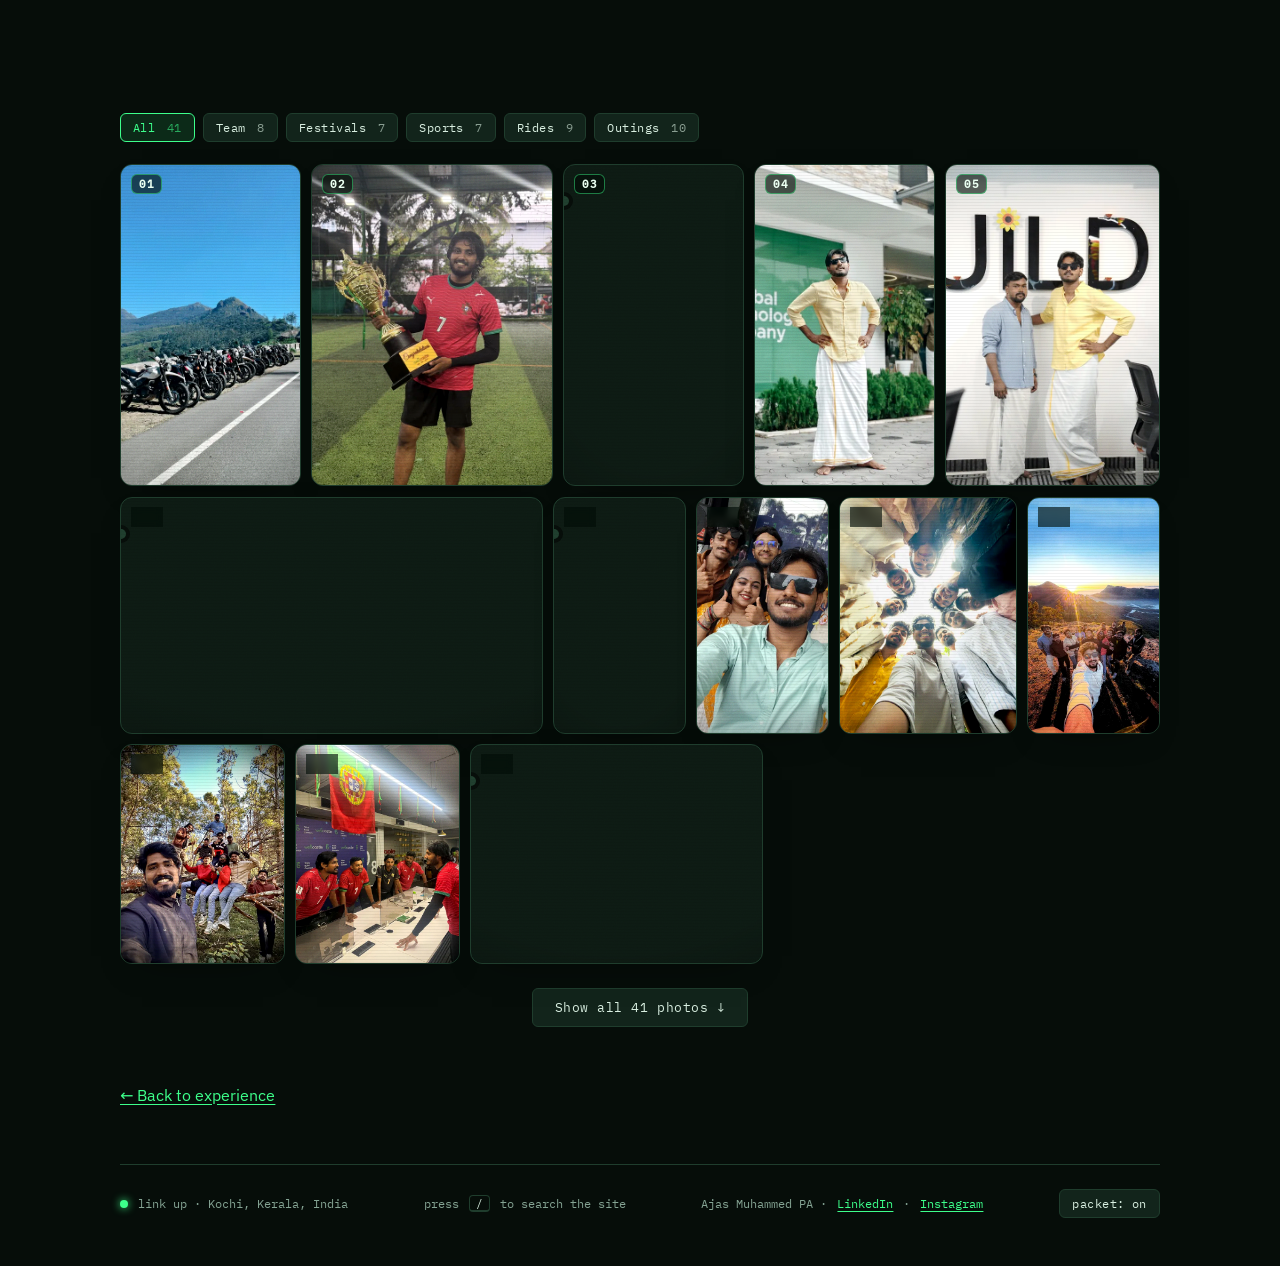
<file: webcastle.html>
<!doctype html>
<html lang="en">
<head>
<meta charset="utf-8">
<meta name="viewport" content="width=device-width, initial-scale=1, viewport-fit=cover">
<title>WebCastle and Zoople – Ajas Muhammed</title>
<meta name="description" content="Ajas Muhammed as Senior IT Administrator at WebCastle Media, also looking after IT for Zoople Technologies.">
<meta name="theme-color" content="#060d09" media="(prefers-color-scheme: dark)"><meta name="theme-color" content="#eef4f0" media="(prefers-color-scheme: light)">
<link rel="icon" type="image/svg+xml" href="favicon.svg"><link rel="canonical" href="https://ajasmhd.in/webcastle">
<meta property="og:type" content="website"><meta property="og:site_name" content="Ajas Muhammed"><meta property="og:title" content="WebCastle and Zoople – Ajas Muhammed"><meta property="og:description" content="Ajas Muhammed as Senior IT Administrator at WebCastle Media, also looking after IT for Zoople Technologies."><meta property="og:url" content="https://ajasmhd.in/webcastle"><meta property="og:image" content="https://ajasmhd.in/og.png"><meta property="og:image:width" content="1200"><meta property="og:image:height" content="630">
<meta name="twitter:card" content="summary_large_image"><meta name="twitter:title" content="WebCastle and Zoople – Ajas Muhammed"><meta name="twitter:description" content="Ajas Muhammed as Senior IT Administrator at WebCastle Media, also looking after IT for Zoople Technologies."><meta name="twitter:image" content="https://ajasmhd.in/og.png">
<link rel="stylesheet" href="fonts.css">
<link rel="stylesheet" href="styles.css"><script src="theme.js"></script>
</head>
<body>
<a class="skip" href="#main">Skip to content</a>
<div class="linkbar" aria-hidden="true"></div>
<header class="top"><div class="wrap bar">
<a class="brand" href="index.html#home"><span class="led" aria-hidden="true"></span>ajas@kochi</a>
<nav class="nav" aria-label="Main">
<a href="index.html#home">Home</a><a href="index.html#about">About</a><a href="index.html#experience">Experience</a><a href="index.html#projects">Projects</a><a href="index.html#skills">Skills</a><div class="dd"><button class="dd-b" type="button" aria-haspopup="true" aria-expanded="false">Packet Park <span aria-hidden="true">▾</span></button><div class="dd-m"><a href="index.html#fixit">Fix it</a><a href="index.html#lab">Network lab</a><a href="index.html#docs">Docs</a></div></div><a class="cta" href="index.html#contact">Contact</a>
</nav>
<button class="chip" id="pilot-toggle-top" data-packet type="button" aria-pressed="true" aria-label="Turn Packet the penguin on or off">packet: on</button>
<button class="chip" id="theme" type="button" aria-label="Switch colour theme">light mode</button>
</div></header>
<main id="main" tabindex="-1">
<section class="wrap pagehead"><p class="crumbs"><a href="index.html#experience">Experience</a> / WebCastle Media and Zoople Technologies</p><div class="lgw lgw-pg"><img class="lg lg-d" src="logos/webcastle-dark.svg" alt="WebCastle Media logo" width="165" height="34" loading="lazy" decoding="async"><img class="lg lg-l" src="logos/webcastle-light.svg" alt="" width="165" height="34" loading="lazy" decoding="async" aria-hidden="true"></div><h1>WebCastle Media and Zoople Technologies</h1><ul class="meta"><li>Senior IT Administrator</li><li>Jan 2025 – Jul 2026</li><li>Kochi, Kerala</li></ul><p class="lede">I was the lead IT administrator for WebCastle Media and its subsidiary, Zoople Technologies, an IT training institute. I looked after both at once.</p></section>
<section class="wrap block"><h2>What I handled</h2><ul class="handled"><li>Servers, routers, switches, firewalls and access points across both organizations.</li><li>Network design: LAN, VLANs, subnetting, routing and access control.</li><li>User accounts, permissions and sign-in across Windows Active Directory and Linux.</li><li>Windows Server and Linux systems: hardening, patching, service setup and monitoring.</li><li>More than 200 workstations and laptops: setup, updates and software compliance.</li><li>IT assets from purchase to retirement, including vendor talks, billing and licenses.</li><li>Documentation: network diagrams, asset registers, procedures and incident logs.</li><li>A team of two junior IT staff, whom I led and coached.</li></ul></section>
<section class="wrap block">
<h2>Stories from the job</h2>
<div class="cards stories">
<article class="card story" data-story>
<button class="story-h" type="button" aria-expanded="false" aria-controls="st-wc1"><span class="tag">Network design</span><h3>From patchwork to a planned, segmented network</h3><span class="fig">200+ users and devices · 4 VLANs</span><span class="chev" aria-hidden="true"></span></button>
<div class="story-b" id="st-wc1"><div class="story-in">
<p><b>Challenge</b>Two organisations and more than 200 users and devices were running on a patchwork of mismatched switches and modems, with no network plan and little control over traffic.</p>
<p><b>Approach</b>I made the business case for a proper router and new access points, then designed the network around VLANs that separate wired and Wi-Fi traffic. That made two VLANs per organisation and four in all. I recorded the design in network diagrams.</p>
<p><b>Outcome</b>Both organisations moved to a planned, segmented network that was easier to secure, manage and troubleshoot.</p>
</div></div></article>
<article class="card story" data-story>
<button class="story-h" type="button" aria-expanded="false" aria-controls="st-wc2"><span class="tag">Connectivity</span><h3>Holding the line through ISP outages</h3><span class="fig">Strict SLAs · low downtime</span><span class="chev" aria-hidden="true"></span></button>
<div class="story-b" id="st-wc2"><div class="story-in">
<p><b>Challenge</b>Provider outages and IP address changes were a recurring threat to the business, and for a training institute and a media company, downtime meant lost work.</p>
<p><b>Approach</b>I worked to strict SLAs: failing over to the secondary connection at once to keep people working, then working with the provider’s technical team and the router vendor’s support team to fix the root problem and reconfigure the setup.</p>
<p><b>Outcome</b>Despite frequent provider issues, downtime stayed low, and work carried on over the secondary link while the primary was restored.</p>
</div></div></article>
<article class="card story" data-story>
<button class="story-h" type="button" aria-expanded="false" aria-controls="st-wc3"><span class="tag">New office</span><h3>Building the network for a 100-user branch</h3><span class="fig">Calicut · 100 users</span><span class="chev" aria-hidden="true"></span></button>
<div class="story-b" id="st-wc3"><div class="story-in">
<p><b>Challenge</b>Zoople opened a new branch in Calicut built for around 100 users, about 20 staff and the rest students. Its network had to be planned from scratch, away from the head office.</p>
<p><b>Approach</b>I travelled to Calicut and planned the network side of the setup on site, covering both a small team and a classroom full of students.</p>
<p><b>Outcome</b>The branch opened with a planned network sized for its full capacity.</p>
</div></div></article>
</div>
</section>
<section class="wrap block">
<h2>Photos</h2>
<p class="shots-meta"><span>archive</span><span>41 frames</span><span>click a frame to enlarge</span></p>
<div class="mq" aria-label="Photo reel, hover to pause"></div>
<div class="shots-bar" role="group" aria-label="Filter photos"><button type="button" class="chip" data-f="all" aria-pressed="true">All <i>41</i></button><button type="button" class="chip" data-f="Team" aria-pressed="false">Team <i>8</i></button><button type="button" class="chip" data-f="Festivals" aria-pressed="false">Festivals <i>7</i></button><button type="button" class="chip" data-f="Sports" aria-pressed="false">Sports <i>7</i></button><button type="button" class="chip" data-f="Rides" aria-pressed="false">Rides <i>9</i></button><button type="button" class="chip" data-f="Outings" aria-pressed="false">Outings <i>10</i></button></div>
<div class="shots jr collapsed" id="wc-shots">
<figure class="shot" data-cat="Rides" style="--ar:0.5628" data-full="img/webcastle/04.webp" data-w="1013" data-h="1800"><button type="button" aria-label="Open photo 1: Riders' halt in the hills"><img src="img/webcastle/04-t.webp" width="405" height="720" alt="Riders' halt in the hills" loading="lazy" decoding="async"><span class="sh-n" aria-hidden="true">01</span><figcaption>Riders' halt in the hills</figcaption></button></figure>
<figure class="shot" data-cat="Sports" style="--ar:0.75" data-full="img/webcastle/24.webp" data-w="1350" data-h="1800"><button type="button" aria-label="Open photo 2: Trophy time"><img src="img/webcastle/24-t.webp" width="540" height="720" alt="Trophy time" loading="lazy" decoding="async"><span class="sh-n" aria-hidden="true">02</span><figcaption>Trophy time</figcaption></button></figure>
<figure class="shot" data-cat="Festivals" style="--ar:0.5606" data-full="img/webcastle/07.webp" data-w="1009" data-h="1800"><button type="button" aria-label="Open photo 3: Pookalam at the office entrance"><img src="img/webcastle/07-t.webp" width="404" height="720" alt="Pookalam at the office entrance" loading="lazy" decoding="async"><span class="sh-n" aria-hidden="true">03</span><figcaption>Pookalam at the office entrance</figcaption></button></figure>
<figure class="shot" data-cat="Festivals" style="--ar:0.5622" data-full="img/webcastle/20.webp" data-w="1012" data-h="1800"><button type="button" aria-label="Open photo 4: Festival day, mundu mode"><img src="img/webcastle/20-t.webp" width="405" height="720" alt="Festival day, mundu mode" loading="lazy" decoding="async"><span class="sh-n" aria-hidden="true">04</span><figcaption>Festival day, mundu mode</figcaption></button></figure>
<figure class="shot" data-cat="Festivals" style="--ar:0.6667" data-full="img/webcastle/19.webp" data-w="1200" data-h="1800"><button type="button" aria-label="Open photo 5: Festival look, office edition"><img src="img/webcastle/19-t.webp" width="480" height="720" alt="Festival look, office edition" loading="lazy" decoding="async"><span class="sh-n" aria-hidden="true">05</span><figcaption>Festival look, office edition</figcaption></button></figure>
<figure class="shot" data-cat="Rides" style="--ar:1.7863" data-full="img/webcastle/31.webp" data-w="1170" data-h="655"><button type="button" aria-label="Open photo 6: On the open road"><img src="img/webcastle/31-t.webp" width="720" height="403" alt="On the open road" loading="lazy" decoding="async"><span class="sh-n" aria-hidden="true">06</span><figcaption>On the open road</figcaption></button></figure>
<figure class="shot" data-cat="Team" style="--ar:0.5622" data-full="img/webcastle/18.webp" data-w="1012" data-h="1800"><button type="button" aria-label="Open photo 7: At work with a colleague"><img src="img/webcastle/18-t.webp" width="405" height="720" alt="At work with a colleague" loading="lazy" decoding="async"><span class="sh-n" aria-hidden="true">07</span><figcaption>At work with a colleague</figcaption></button></figure>
<figure class="shot" data-cat="Festivals" style="--ar:0.5628" data-full="img/webcastle/21.webp" data-w="1013" data-h="1800"><button type="button" aria-label="Open photo 8: Festival selfie"><img src="img/webcastle/21-t.webp" width="405" height="720" alt="Festival selfie" loading="lazy" decoding="async"><span class="sh-n" aria-hidden="true">08</span><figcaption>Festival selfie</figcaption></button></figure>
<figure class="shot" data-cat="Outings" style="--ar:0.75" data-full="img/webcastle/36.webp" data-w="1350" data-h="1800"><button type="button" aria-label="Open photo 9: Huddle selfie"><img src="img/webcastle/36-t.webp" width="540" height="720" alt="Huddle selfie" loading="lazy" decoding="async"><span class="sh-n" aria-hidden="true">09</span><figcaption>Huddle selfie</figcaption></button></figure>
<figure class="shot" data-cat="Rides" style="--ar:0.5622" data-full="img/webcastle/09.webp" data-w="1012" data-h="1800"><button type="button" aria-label="Open photo 10: Sunrise at the top"><img src="img/webcastle/09-t.webp" width="405" height="720" alt="Sunrise at the top" loading="lazy" decoding="async"><span class="sh-n" aria-hidden="true">10</span><figcaption>Sunrise at the top</figcaption></button></figure>
<figure class="shot" data-cat="Outings" style="--ar:0.75" data-full="img/webcastle/39.webp" data-w="1350" data-h="1800"><button type="button" aria-label="Open photo 11: Tree-top group selfie"><img src="img/webcastle/39-t.webp" width="540" height="720" alt="Tree-top group selfie" loading="lazy" decoding="async"><span class="sh-n" aria-hidden="true">11</span><figcaption>Tree-top group selfie</figcaption></button></figure>
<figure class="shot" data-cat="Sports" style="--ar:0.75" data-full="img/webcastle/08.webp" data-w="1350" data-h="1800"><button type="button" aria-label="Open photo 12: World Cup fever at the office"><img src="img/webcastle/08-t.webp" width="540" height="720" alt="World Cup fever at the office" loading="lazy" decoding="async"><span class="sh-n" aria-hidden="true">12</span><figcaption>World Cup fever at the office</figcaption></button></figure>
<figure class="shot" data-cat="Outings" style="--ar:1.3333" data-full="img/webcastle/35.webp" data-w="1800" data-h="1350"><button type="button" aria-label="Open photo 13: Team dinner"><img src="img/webcastle/35-t.webp" width="720" height="540" alt="Team dinner" loading="lazy" decoding="async"><span class="sh-n" aria-hidden="true">13</span><figcaption>Team dinner</figcaption></button></figure>
<figure class="shot late" data-cat="Sports" style="--ar:0.75" data-full="img/webcastle/25.webp" data-w="1350" data-h="1800"><button type="button" aria-label="Open photo 14: Trophy time, take two"><img src="img/webcastle/25-t.webp" width="540" height="720" alt="Trophy time, take two" loading="lazy" decoding="async"><span class="sh-n" aria-hidden="true">14</span><figcaption>Trophy time, take two</figcaption></button></figure>
<figure class="shot late" data-cat="Rides" style="--ar:0.5628" data-full="img/webcastle/27.webp" data-w="1013" data-h="1800"><button type="button" aria-label="Open photo 15: Bikes parked under the trees"><img src="img/webcastle/27-t.webp" width="405" height="720" alt="Bikes parked under the trees" loading="lazy" decoding="async"><span class="sh-n" aria-hidden="true">15</span><figcaption>Bikes parked under the trees</figcaption></button></figure>
<figure class="shot late" data-cat="Rides" style="--ar:0.5856" data-full="img/webcastle/28.webp" data-w="1054" data-h="1800"><button type="button" aria-label="Open photo 16: Off-road stop"><img src="img/webcastle/28-t.webp" width="422" height="720" alt="Off-road stop" loading="lazy" decoding="async"><span class="sh-n" aria-hidden="true">16</span><figcaption>Off-road stop</figcaption></button></figure>
<figure class="shot late" data-cat="Outings" style="--ar:0.75" data-full="img/webcastle/34.webp" data-w="1350" data-h="1800"><button type="button" aria-label="Open photo 17: Midnight pool time"><img src="img/webcastle/34-t.webp" width="540" height="720" alt="Midnight pool time" loading="lazy" decoding="async"><span class="sh-n" aria-hidden="true">17</span><figcaption>Midnight pool time</figcaption></button></figure>
<figure class="shot late" data-cat="Outings" style="--ar:0.75" data-full="img/webcastle/33.webp" data-w="1350" data-h="1800"><button type="button" aria-label="Open photo 18: Boxing arena day out"><img src="img/webcastle/33-t.webp" width="540" height="720" alt="Boxing arena day out" loading="lazy" decoding="async"><span class="sh-n" aria-hidden="true">18</span><figcaption>Boxing arena day out</figcaption></button></figure>
<figure class="shot late" data-cat="Team" style="--ar:0.5622" data-full="img/webcastle/16.webp" data-w="1012" data-h="1800"><button type="button" aria-label="Open photo 19: The Legend of Friendship frame"><img src="img/webcastle/16-t.webp" width="405" height="720" alt="The Legend of Friendship frame" loading="lazy" decoding="async"><span class="sh-n" aria-hidden="true">19</span><figcaption>The Legend of Friendship frame</figcaption></button></figure>
<figure class="shot late" data-cat="Team" style="--ar:0.75" data-full="img/webcastle/10.webp" data-w="960" data-h="1280"><button type="button" aria-label="Open photo 20: Out front of the office"><img src="img/webcastle/10-t.webp" width="540" height="720" alt="Out front of the office" loading="lazy" decoding="async"><span class="sh-n" aria-hidden="true">20</span><figcaption>Out front of the office</figcaption></button></figure>
<figure class="shot late" data-cat="Festivals" style="--ar:0.75" data-full="img/webcastle/05.webp" data-w="960" data-h="1280"><button type="button" aria-label="Open photo 21: Festive evening on the lawn"><img src="img/webcastle/05-t.webp" width="540" height="720" alt="Festive evening on the lawn" loading="lazy" decoding="async"><span class="sh-n" aria-hidden="true">21</span><figcaption>Festive evening on the lawn</figcaption></button></figure>
<figure class="shot late" data-cat="Outings" style="--ar:0.75" data-full="img/webcastle/06.webp" data-w="1350" data-h="1800"><button type="button" aria-label="Open photo 22: Day out at Wonderla"><img src="img/webcastle/06-t.webp" width="540" height="720" alt="Day out at Wonderla" loading="lazy" decoding="async"><span class="sh-n" aria-hidden="true">22</span><figcaption>Day out at Wonderla</figcaption></button></figure>
<figure class="shot late" data-cat="Sports" style="--ar:0.75" data-full="img/webcastle/22.webp" data-w="1350" data-h="1800"><button type="button" aria-label="Open photo 23: Football with the crew"><img src="img/webcastle/22-t.webp" width="540" height="720" alt="Football with the crew" loading="lazy" decoding="async"><span class="sh-n" aria-hidden="true">23</span><figcaption>Football with the crew</figcaption></button></figure>
<figure class="shot late" data-cat="Team" style="--ar:1.5009" data-full="img/webcastle/14.webp" data-w="1600" data-h="1066"><button type="button" aria-label="Open photo 24: Team photo by the pink wall"><img src="img/webcastle/14-t.webp" width="720" height="480" alt="Team photo by the pink wall" loading="lazy" decoding="async"><span class="sh-n" aria-hidden="true">24</span><figcaption>Team photo by the pink wall</figcaption></button></figure>
<figure class="shot late" data-cat="Festivals" style="--ar:1.7875" data-full="img/webcastle/11.webp" data-w="1800" data-h="1007"><button type="button" aria-label="Open photo 25: Festival day, lined up"><img src="img/webcastle/11-t.webp" width="720" height="403" alt="Festival day, lined up" loading="lazy" decoding="async"><span class="sh-n" aria-hidden="true">25</span><figcaption>Festival day, lined up</figcaption></button></figure>
<figure class="shot late" data-cat="Festivals" style="--ar:1.5" data-full="img/webcastle/02.webp" data-w="1800" data-h="1200"><button type="button" aria-label="Open photo 26: Festival day, all dressed up"><img src="img/webcastle/02-t.webp" width="720" height="480" alt="Festival day, all dressed up" loading="lazy" decoding="async"><span class="sh-n" aria-hidden="true">26</span><figcaption>Festival day, all dressed up</figcaption></button></figure>
<figure class="shot late" data-cat="Sports" style="--ar:0.75" data-full="img/webcastle/03.webp" data-w="960" data-h="1280"><button type="button" aria-label="Open photo 27: Football night with the crew"><img src="img/webcastle/03-t.webp" width="540" height="720" alt="Football night with the crew" loading="lazy" decoding="async"><span class="sh-n" aria-hidden="true">27</span><figcaption>Football night with the crew</figcaption></button></figure>
<figure class="shot late" data-cat="Team" style="--ar:1.3333" data-full="img/webcastle/13.webp" data-w="1800" data-h="1350"><button type="button" aria-label="Open photo 28: Team photo in the office"><img src="img/webcastle/13-t.webp" width="720" height="540" alt="Team photo in the office" loading="lazy" decoding="async"><span class="sh-n" aria-hidden="true">28</span><figcaption>Team photo in the office</figcaption></button></figure>
<figure class="shot late" data-cat="Team" style="--ar:1.3333" data-full="img/webcastle/01.webp" data-w="1800" data-h="1350"><button type="button" aria-label="Open photo 29: The whole team in the office"><img src="img/webcastle/01-t.webp" width="720" height="540" alt="The whole team in the office" loading="lazy" decoding="async"><span class="sh-n" aria-hidden="true">29</span><figcaption>The whole team in the office</figcaption></button></figure>
<figure class="shot late" data-cat="Sports" style="--ar:1.3333" data-full="img/webcastle/12.webp" data-w="1800" data-h="1350"><button type="button" aria-label="Open photo 30: Match day with the whole crew"><img src="img/webcastle/12-t.webp" width="720" height="540" alt="Match day with the whole crew" loading="lazy" decoding="async"><span class="sh-n" aria-hidden="true">30</span><figcaption>Match day with the whole crew</figcaption></button></figure>
<figure class="shot late" data-cat="Sports" style="--ar:1.7769" data-full="img/webcastle/23.webp" data-w="1800" data-h="1013"><button type="button" aria-label="Open photo 31: World Cup fever on the turf"><img src="img/webcastle/23-t.webp" width="720" height="405" alt="World Cup fever on the turf" loading="lazy" decoding="async"><span class="sh-n" aria-hidden="true">31</span><figcaption>World Cup fever on the turf</figcaption></button></figure>
<figure class="shot late" data-cat="Team" style="--ar:1.3333" data-full="img/webcastle/15.webp" data-w="1800" data-h="1350"><button type="button" aria-label="Open photo 32: A big team get-together"><img src="img/webcastle/15-t.webp" width="720" height="540" alt="A big team get-together" loading="lazy" decoding="async"><span class="sh-n" aria-hidden="true">32</span><figcaption>A big team get-together</figcaption></button></figure>
<figure class="shot late" data-cat="Outings" style="--ar:0.6995" data-full="img/webcastle/37.webp" data-w="1080" data-h="1544"><button type="button" aria-label="Open photo 33: Group photo in the pines"><img src="img/webcastle/37-t.webp" width="504" height="720" alt="Group photo in the pines" loading="lazy" decoding="async"><span class="sh-n" aria-hidden="true">33</span><figcaption>Group photo in the pines</figcaption></button></figure>
<figure class="shot late" data-cat="Rides" style="--ar:1.7682" data-full="img/webcastle/30.webp" data-w="1800" data-h="1018"><button type="button" aria-label="Open photo 34: Riders' club group photo"><img src="img/webcastle/30-t.webp" width="720" height="407" alt="Riders' club group photo" loading="lazy" decoding="async"><span class="sh-n" aria-hidden="true">34</span><figcaption>Riders' club group photo</figcaption></button></figure>
<figure class="shot late" data-cat="Team" style="--ar:0.6725" data-full="img/webcastle/17.webp" data-w="1080" data-h="1606"><button type="button" aria-label="Open photo 35: Group photo out front"><img src="img/webcastle/17-t.webp" width="484" height="720" alt="Group photo out front" loading="lazy" decoding="async"><span class="sh-n" aria-hidden="true">35</span><figcaption>Group photo out front</figcaption></button></figure>
<figure class="shot late" data-cat="Outings" style="--ar:0.5839" data-full="img/webcastle/38.webp" data-w="1051" data-h="1800"><button type="button" aria-label="Open photo 36: Movie-poster style group photo"><img src="img/webcastle/38-t.webp" width="420" height="720" alt="Movie-poster style group photo" loading="lazy" decoding="async"><span class="sh-n" aria-hidden="true">36</span><figcaption>Movie-poster style group photo</figcaption></button></figure>
<figure class="shot late" data-cat="Outings" style="--ar:0.6391" data-full="img/webcastle/40.webp" data-w="1080" data-h="1690"><button type="button" aria-label="Open photo 37: Evening gathering by a blue house"><img src="img/webcastle/40-t.webp" width="460" height="720" alt="Evening gathering by a blue house" loading="lazy" decoding="async"><span class="sh-n" aria-hidden="true">37</span><figcaption>Evening gathering by a blue house</figcaption></button></figure>
<figure class="shot late" data-cat="Rides" style="--ar:0.5628" data-full="img/webcastle/26.webp" data-w="1013" data-h="1800"><button type="button" aria-label="Open photo 38: Bikes lined up, ready to roll"><img src="img/webcastle/26-t.webp" width="405" height="720" alt="Bikes lined up, ready to roll" loading="lazy" decoding="async"><span class="sh-n" aria-hidden="true">38</span><figcaption>Bikes lined up, ready to roll</figcaption></button></figure>
<figure class="shot late" data-cat="Rides" style="--ar:0.6383" data-full="img/webcastle/29.webp" data-w="1080" data-h="1692"><button type="button" aria-label="Open photo 39: A pause in the hills"><img src="img/webcastle/29-t.webp" width="460" height="720" alt="A pause in the hills" loading="lazy" decoding="async"><span class="sh-n" aria-hidden="true">39</span><figcaption>A pause in the hills</figcaption></button></figure>
<figure class="shot late" data-cat="Outings" style="--ar:0.5633" data-full="img/webcastle/41.webp" data-w="1014" data-h="1800"><button type="button" aria-label="Open photo 40: Evening hangout"><img src="img/webcastle/41-t.webp" width="406" height="720" alt="Evening hangout" loading="lazy" decoding="async"><span class="sh-n" aria-hidden="true">40</span><figcaption>Evening hangout</figcaption></button></figure>
<figure class="shot late" data-cat="Rides" style="--ar:0.5989" data-full="img/webcastle/32.webp" data-w="1078" data-h="1800"><button type="button" aria-label="Open photo 41: Night ride selfie"><img src="img/webcastle/32-t.webp" width="431" height="720" alt="Night ride selfie" loading="lazy" decoding="async"><span class="sh-n" aria-hidden="true">41</span><figcaption>Night ride selfie</figcaption></button></figure>
</div>
<p class="shots-more"><button type="button" class="chip" id="shots-more" aria-expanded="false">Show all 41 photos ↓</button></p>
</section>
<section class="wrap back"><a href="index.html#experience">← Back to experience</a></section>
</main>
<footer class="wrap foot">
<span><span class="led" aria-hidden="true"></span>link up · Kochi, Kerala, India</span>
<span>Ajas Muhammed PA · <a href="https://www.linkedin.com/in/ajas-muhammed-pa-1413881bb" target="_blank" rel="noopener">LinkedIn</a> · <a href="https://www.instagram.com/_ajs.z_/" target="_blank" rel="noopener">Instagram</a></span>
<button class="chip" id="pilot-toggle" data-packet type="button" aria-pressed="true">packet: on</button>
</footer>
<script src="app.js"></script><script src="motion.js"></script><script src="cursor.js"></script><script src="gallery.js"></script><script src="brain.js"></script><script src="pilot.js"></script>
</body>
</html>
</file>
<file: fonts.css>
/* Bundled fonts (latin subset). Licenses are in fonts/LICENSES.txt. */
@font-face{font-family:"Chakra Petch";font-style:normal;font-weight:500;font-display:swap;src:url(fonts/chakra-petch-latin-500-normal.woff2) format("woff2");}
@font-face{font-family:"Chakra Petch";font-style:normal;font-weight:600;font-display:swap;src:url(fonts/chakra-petch-latin-600-normal.woff2) format("woff2");}
@font-face{font-family:"Chakra Petch";font-style:normal;font-weight:700;font-display:swap;src:url(fonts/chakra-petch-latin-700-normal.woff2) format("woff2");}
@font-face{font-family:"IBM Plex Mono";font-style:normal;font-weight:400;font-display:swap;src:url(fonts/ibm-plex-mono-latin-400-normal.woff2) format("woff2");}
@font-face{font-family:"IBM Plex Mono";font-style:normal;font-weight:500;font-display:swap;src:url(fonts/ibm-plex-mono-latin-500-normal.woff2) format("woff2");}
@font-face{font-family:"IBM Plex Sans";font-style:normal;font-weight:400;font-display:swap;src:url(fonts/ibm-plex-sans-latin-400-normal.woff2) format("woff2");}
@font-face{font-family:"IBM Plex Sans";font-style:normal;font-weight:500;font-display:swap;src:url(fonts/ibm-plex-sans-latin-500-normal.woff2) format("woff2");}
@font-face{font-family:"IBM Plex Sans";font-style:normal;font-weight:600;font-display:swap;src:url(fonts/ibm-plex-sans-latin-600-normal.woff2) format("woff2");}
</file>
<file: styles.css>
/* Network portfolio. Dark-first with a bright green accent; light theme via data-theme="light".
   Mono labels, 1px line panels, motion kept to a few deliberate moments. */
:root {
  --bg: #060d09;
  --bg2: #0a140f;
  --panel: #0d1a13;
  --panel2: #12241b;
  --fg: #d9efe1;
  --muted: #84a393;
  --line: #1f3d2d;
  --accent: #3dff8b;
  --accent-ink: #04120a;
  --accent-dim: rgba(61, 255, 139, 0.12);
  --warn: #ffb020;
  --grid: rgba(61, 255, 139, 0.06);
  --font-display: "Chakra Petch", "Arial Narrow", Arial, sans-serif;
  --font-body: "IBM Plex Sans", system-ui, -apple-system, "Segoe UI", sans-serif;
  --font-mono: "IBM Plex Mono", ui-monospace, "SF Mono", Menlo, Consolas, monospace;
  color-scheme: dark;
  padding-top: env(safe-area-inset-top, 0px);
  padding-bottom: env(safe-area-inset-bottom, 0px);
}
:root[data-theme="light"] {
  --bg: #eef4f0;
  --bg2: #e4ece7;
  --panel: #ffffff;
  --panel2: #f2f7f4;
  --fg: #0c1a13;
  --muted: #4a6457;
  --line: #c2d4c9;
  --accent: #067a3c;
  --accent-ink: #ffffff;
  --accent-dim: rgba(6, 122, 60, 0.1);
  --warn: #9a5b00;
  --grid: rgba(6, 122, 60, 0.07);
  color-scheme: light;
}
* { box-sizing: border-box; }
[hidden] { display: none !important; }
img { max-width: 100%; }
body {
  margin: 0;
  background: var(--bg);
  color: var(--fg);
  font: 400 16px/1.6 var(--font-body);
  padding-inline: 20px;
  padding-block: 0;
}
body::before {
  content: "";
  position: fixed;
  inset: 0;
  z-index: -1;
  pointer-events: none;
  background-image: linear-gradient(var(--grid) 1px, transparent 1px), linear-gradient(90deg, var(--grid) 1px, transparent 1px);
  background-size: 48px 48px;
  -webkit-mask-image: radial-gradient(ellipse at 50% 0%, #000, transparent 70%);
  mask-image: radial-gradient(ellipse at 50% 0%, #000, transparent 70%);
}
::selection { background: var(--accent); color: var(--accent-ink); }
a { color: var(--accent); text-underline-offset: 3px; }
a:focus-visible, button:focus-visible, input:focus-visible { outline: 2px solid var(--accent); outline-offset: 3px; }
h1, h2, h3 { font-family: var(--font-display); margin: 0; text-wrap: balance; letter-spacing: -0.005em; }
p { margin: 0; }
.wrap { max-width: 1040px; margin-inline: auto; }

/* top bar */
.top {
  position: sticky;
  top: env(safe-area-inset-top, 0px);
  z-index: 10;
  margin-inline: -20px;
  padding-inline: 20px;
  background: color-mix(in srgb, var(--bg) 88%, transparent);
  -webkit-backdrop-filter: blur(8px);
  backdrop-filter: blur(8px);
  border-bottom: 1px solid var(--line);
}
.bar { display: flex; flex-wrap: wrap; align-items: center; gap: 8px 16px; padding-block: 10px; }
.brand { display: flex; align-items: center; gap: 9px; font: 500 14px var(--font-mono); color: var(--fg); text-decoration: none; }
.nav { display: flex; flex-wrap: wrap; gap: 4px; margin-left: auto; }
.nav a { font: 13px var(--font-mono); padding: 6px 12px; border: 1px solid transparent; border-radius: 6px; color: var(--muted); text-decoration: none; }
.nav a:hover { color: var(--fg); }
.nav a[aria-current="page"] { color: var(--accent); border-color: var(--line); background: var(--accent-dim); }
.led { width: 8px; height: 8px; border-radius: 50%; background: var(--accent); box-shadow: 0 0 8px var(--accent); display: inline-block; flex: none; }
.led.off { background: var(--line); box-shadow: none; }

/* shared bits */
.eyebrow { font: 500 12px var(--font-mono); letter-spacing: 0.14em; text-transform: uppercase; color: var(--accent); }
.lede { color: var(--muted); max-width: 60ch; font-size: 1.1rem; }
.lead { color: var(--muted); max-width: 62ch; }
.chip {
  font: 12px var(--font-mono);
  letter-spacing: 0.04em;
  background: var(--panel2);
  color: var(--fg);
  border: 1px solid var(--line);
  border-radius: 6px;
  padding: 6px 12px;
  cursor: pointer;
}
.chip:hover { border-color: var(--accent); color: var(--accent); }
.hero { padding-block: 64px 36px; display: flex; flex-direction: column; gap: 18px; }
.hero h1 { font-size: clamp(2.6rem, 9vw, 5.2rem); line-height: 0.98; font-weight: 700; letter-spacing: -0.02em; }
.pagehead { padding-block: 48px 28px; display: flex; flex-direction: column; gap: 14px; }
.pagehead h1, .pagehead h2.sec-title { font-size: clamp(2rem, 6vw, 3.4rem); line-height: 1.04; font-weight: 700; }
.block { padding-block: 48px 28px; display: flex; flex-direction: column; gap: 20px; border-top: 1px solid var(--line); }
.block h2 { font-size: clamp(1.5rem, 4vw, 2.1rem); font-weight: 700; }
.crumbs { font: 13px var(--font-mono); color: var(--muted); }
.meta { display: flex; flex-wrap: wrap; gap: 6px 20px; font: 13px var(--font-mono); color: var(--muted); list-style: none; margin: 0; padding: 0; }
.tag { font: 500 11px var(--font-mono); letter-spacing: 0.1em; text-transform: uppercase; color: var(--accent); border: 1px solid var(--accent); border-radius: 4px; padding: 2px 8px; align-self: flex-start; }

/* terminal */
.term { border: 1px solid var(--line); border-radius: 10px; background: var(--panel); overflow: hidden; box-shadow: 0 24px 60px -36px color-mix(in srgb, var(--accent) 40%, transparent); }
.term-bar { display: flex; align-items: center; gap: 7px; padding: 10px 14px; border-bottom: 1px solid var(--line); background: var(--panel2); font: 12px var(--font-mono); color: var(--muted); }
.term-bar i { width: 10px; height: 10px; border-radius: 50%; background: var(--line); display: inline-block; }
.term-bar span { margin-left: 8px; }
.term-body { padding: 16px 18px; font: 14px/1.7 var(--font-mono); max-height: 340px; overflow: auto; white-space: pre-wrap; overflow-wrap: anywhere; }
.term-body .res { display: block; grid-template-columns: none; gap: 0; align-items: normal; justify-items: start; padding: 0; color: var(--muted); }
.term-body .res { border-left: 2px solid var(--line); padding-left: 12px; margin-left: 2px; }
.term-body .res.hd { color: var(--fg); margin-top: 8px; padding-top: 2px; font-size: 0.86em; letter-spacing: 0.08em; text-transform: uppercase; border-left-color: var(--accent); }
.term-body .res.row { display: grid; grid-template-columns: 11ch minmax(0, 1fr); column-gap: 12px; white-space: normal; justify-items: start; }
.term-body .res .cm { color: var(--accent); }
.term-body .line { display: flex; gap: 0; }
.term-body .line .ps { flex: none; }
.term-body .res.hd:first-child { margin-top: 0; }
.term-body .line { margin-top: 12px; color: var(--fg); }
.term-body > .line:first-child { margin-top: 0; }
.term-body .res a { color: var(--accent); text-decoration: underline; text-decoration-color: color-mix(in srgb, var(--accent) 40%, transparent); text-underline-offset: 3px; }
.term-body .res a:hover { text-decoration-color: var(--accent); }
.term-body { scrollbar-width: thin; scrollbar-color: var(--line) transparent; }
.ps { color: var(--accent); }
.prompt { display: flex; align-items: center; gap: 8px; padding: 12px 18px; border-top: 1px solid var(--line); font: 14px var(--font-mono); }
.prompt input { flex: 1; min-width: 0; background: transparent; border: 0; color: var(--fg); font: inherit; caret-color: var(--accent); outline: none; }
.prompt:focus-within { background: var(--accent-dim); border-top-color: var(--accent); }
.prompt { transition: border-color .2s, background .2s; }
.hint { display: flex; flex-wrap: wrap; gap: 8px; }
.type { display: inline-block; vertical-align: bottom; overflow: hidden; white-space: nowrap; }

/* network map */
.map { width: 100%; height: auto; display: block; }
.cable { stroke: var(--line); stroke-width: 2; fill: none; }
.cable.off { stroke-dasharray: 3 7; }
.cable.live { stroke: color-mix(in srgb, var(--accent) 45%, var(--line)); }
.flow { stroke: var(--accent); stroke-width: 3; fill: none; stroke-dasharray: 4 18; stroke-linecap: round; }
.core { fill: var(--panel2); stroke: var(--accent); stroke-width: 2; }
.core-t { fill: var(--accent); font: 700 26px var(--font-display); text-anchor: middle; letter-spacing: 0.08em; }
.node rect { fill: var(--panel); stroke: var(--line); stroke-width: 2; transition: stroke 0.2s; }
.node text { fill: var(--fg); font: 500 20px var(--font-mono); text-anchor: middle; }
.node .sub { fill: var(--muted); font-size: 13px; letter-spacing: 0.08em; text-transform: uppercase; }
.node .dot { fill: var(--line); }
.node.live rect { stroke: var(--accent); }
.node.live .dot { fill: var(--accent); }
.node.off text { fill: var(--muted); }
.node.off rect { stroke-dasharray: 5 6; }
.node.live { cursor: pointer; }
.node.live:hover rect, .node.live:focus-visible rect { fill: var(--accent-dim); stroke-width: 3; filter: drop-shadow(0 0 8px var(--accent)); }
.node:focus-visible { outline: none; }
.ports { display: grid; grid-template-columns: repeat(auto-fit, minmax(128px, 1fr)); gap: 10px; }
.port { display: flex; flex-direction: column; gap: 10px; padding: 12px; min-width: 0; border: 1px solid var(--line); border-radius: 8px; background: var(--panel); color: var(--fg); text-decoration: none; font: 13px var(--font-mono); }
.port .jack { height: 26px; border: 2px solid var(--line); border-radius: 3px 3px 7px 7px; background: repeating-linear-gradient(90deg, var(--line) 0 2px, transparent 2px 6px) bottom / 100% 8px no-repeat, var(--bg); }
.port .st { display: flex; align-items: center; gap: 8px; color: var(--muted); font-size: 12px; }
.port.live { border-color: color-mix(in srgb, var(--accent) 55%, var(--line)); }
.port.live .jack { border-color: var(--accent); }
.port.live:hover { background: var(--accent-dim); }
.port.off { opacity: 0.7; }
@media (min-width: 720px) { .ports { grid-template-columns: repeat(4, minmax(0, 1fr)); } }

/* experience cards */
.devs { display: flex; flex-direction: column; gap: 14px; padding-bottom: 40px; }
.dev { display: grid; grid-template-columns: 160px minmax(0, 1fr) auto; gap: 6px 24px; align-items: start; padding: 22px; border: 1px solid var(--line); border-radius: 10px; background: var(--panel); color: var(--fg); text-decoration: none; }
.dev:hover { border-color: var(--accent); background: var(--panel2); }
.dev .when { font: 13px var(--font-mono); color: var(--muted); padding-top: 5px; }
.dev h2 { font-size: 1.35rem; display: flex; flex-wrap: wrap; align-items: center; gap: 4px 12px; }
.dev .role { color: var(--accent); font: 500 14px var(--font-mono); margin-top: 2px; }
.dev p.sum { color: var(--muted); margin-top: 8px; max-width: 60ch; }
.dev .go { font: 13px var(--font-mono); color: var(--accent); padding-top: 5px; white-space: nowrap; }

/* company pages */
.handled { list-style: none; margin: 0; padding: 0; display: grid; gap: 10px; max-width: 72ch; }
.handled li { position: relative; padding-left: 22px; }
.handled li::before { content: ">"; position: absolute; left: 0; color: var(--accent); font-family: var(--font-mono); }
.cards { display: grid; grid-template-columns: repeat(auto-fit, minmax(260px, 1fr)); gap: 16px; }
.card { display: flex; flex-direction: column; gap: 10px; min-width: 0; padding: 22px; border: 1px solid var(--line); border-radius: 10px; background: var(--panel); }
.card h3 { font-size: 1.15rem; }
.card p { color: var(--muted); font-size: 15px; }
.card.win { border-color: var(--accent); background: linear-gradient(180deg, var(--accent-dim), var(--panel)); }
.card .yr { font: 500 12px var(--font-mono); letter-spacing: 0.1em; text-transform: uppercase; color: var(--accent); }
.photos { border: 1px dashed var(--line); border-radius: 10px; padding: 36px 20px; text-align: center; color: var(--muted); font: 13px var(--font-mono); }
.back { padding-block: 28px 8px; }
.note { color: var(--muted); font: 13px var(--font-mono); }

/* contact */
.kv { margin: 0; padding: 4px 18px; font: 14px/1.7 var(--font-mono); }
.kv > div { display: grid; grid-template-columns: 110px minmax(0, 1fr); gap: 4px 16px; padding: 14px 0; border-bottom: 1px solid var(--line); align-items: center; }
.kv > div:last-child { border-bottom: 0; }
.kv dt { color: var(--accent); }
.kv dd { margin: 0; overflow-wrap: anywhere; display: flex; flex-wrap: wrap; align-items: center; gap: 8px 12px; }

/* footer */
.foot { border-top: 1px solid var(--line); margin-top: 48px; padding-block: 24px 48px; display: flex; flex-wrap: wrap; justify-content: space-between; gap: 10px 24px; font: 12px var(--font-mono); color: var(--muted); }
.foot > span { display: flex; align-items: center; gap: 10px; }

.linkbar { position: fixed; top: 0; left: 0; right: 0; height: 2px; background: var(--accent); box-shadow: 0 0 10px var(--accent); opacity: 0; pointer-events: none; z-index: 20; }

@media (max-width: 680px) {
  .hero { padding-block: 44px 28px; }
  .dev { grid-template-columns: minmax(0, 1fr); padding: 18px; }
  .dev .go { padding-top: 0; }
  .kv > div { grid-template-columns: minmax(0, 1fr); }
  .nav { margin-left: 0; }
  .term-body { max-height: 300px; font-size: 13px; padding: 14px; }
}

@media (prefers-reduced-motion: no-preference) {
  .led { animation: pulse 2.6s ease-in-out infinite; }
  .led.off { animation: none; }
  .flow { animation: dash 1.8s linear infinite; }
  .node.live .dot { animation: blink 1.6s steps(2, jump-none) infinite; }
  .linkbar { animation: linkup 0.8s ease-out both; }
  .type { animation: type 0.5s backwards; }
  .t1 { width: 6ch; animation-delay: 0.2s; animation-timing-function: steps(6); }
  .t2 { width: 15ch; animation-delay: 1.1s; animation-timing-function: steps(15); animation-duration: 0.7s; }
  .r1 { animation: rise 0.3s 0.8s backwards; }
  .l2 { animation: rise 0.2s 1s backwards; }
  .r2 { animation: rise 0.3s 1.9s backwards; }
  .r3 { animation: rise 0.3s 2.1s backwards; }
  .dev, .port, .card { transition: border-color 0.2s, background 0.2s, transform 0.2s; }
  .dev:hover, .port.live:hover { transform: translateY(-2px); }
  .dev .go { transition: transform 0.2s; }
  .dev:hover .go { transform: translateX(4px); }
}
@keyframes pulse { 50% { box-shadow: 0 0 2px var(--accent); } }
@keyframes blink { 50% { opacity: 0.3; } }
@keyframes dash { to { stroke-dashoffset: -44; } }
@keyframes type { from { width: 0; } }
@keyframes rise { from { opacity: 0; transform: translateY(4px); } }
@keyframes linkup { 0% { opacity: 1; transform: scaleX(0); transform-origin: left; } 70% { opacity: 1; transform: scaleX(1); } 100% { opacity: 0; transform: scaleX(1); } }

/* Packet, the penguin pilot: a small 3D scene of layered SVG parts */
#pilot { position: fixed; left: 0; top: 0; width: 76px; height: 54.3px; z-index: 12; pointer-events: none; opacity: 0; transition: opacity 0.3s; will-change: transform; }
#pilot.on { opacity: 1; }
#pilot .defs { position: absolute; width: 0; height: 0; overflow: hidden; }
#pilot .scene { position: absolute; inset: 0; perspective: 380px; perspective-origin: 50% 40%; }
#pilot .rig, #pilot .flip, #pilot .pg, #pilot .rk { position: absolute; inset: 0; transform-style: preserve-3d; }
#pilot .lyr { position: absolute; left: 0; top: 0; width: 100%; height: 100%; overflow: visible; display: block; filter: drop-shadow(0 2px 2px rgba(0, 0, 0, 0.35)); }
#pilot .rktb { filter: brightness(0.4); }
#pilot .rkt { }
#pilot .pback { }
#pilot .sl { filter: none; }
#pilot .pbody { }
#pilot .pg { transform-origin: 54% 66%; }
#pilot .phead { position: absolute; inset: 0; transform-style: preserve-3d; transform-origin: 52% 14%; }
#pilot .phead .sl { }
#pilot .pheadf { }
#pilot .pflip { transform-origin: 54% 34%; }
#pilot .pfar { transform-origin: 40% 34%; }
#pilot .spec { transition: none; }
#pilot .ft { transform-box: fill-box; }
#pilot .plap { }
#pilot .hit { position: absolute; left: -4px; right: -4px; top: -10px; bottom: -6px; z-index: 2; pointer-events: auto; cursor: pointer; border-radius: 12px; touch-action: manipulation; -webkit-tap-highlight-color: transparent; }
#pilot .pad { opacity: 0; transition: opacity 0.25s; }
#pilot.out .pad { opacity: 1; }
#pilot .flame { transform-box: fill-box; transform-origin: 100% 50%; transform: scaleX(0.4); transition: transform 0.2s; }
#pilot.fly .flame { transform: scaleX(1); }
#pilot .scarf { transform-box: fill-box; transform-origin: 100% 50%; }
#pilot .lap { transform-box: fill-box; transform-origin: 0% 100%; transform: scale(0); transition: transform 0.35s cubic-bezier(0.3, 1.4, 0.5, 1); }
#pilot.open .lap { transform: scale(1); }
#pilot .lid { transform-box: fill-box; transform-origin: 50% 100%; transform: scaleY(0.2); transition: transform 0.3s 0.2s; }
#pilot.open .lid { transform: scaleY(1); }
/* the visor is a screen: his expression is drawn on it */
#pilot .eyes .blinker > g { display: none; }
#pilot[data-mood="normal"] .eyes [data-m="normal"], #pilot[data-mood="happy"] .eyes [data-m="happy"], #pilot[data-mood="angry"] .eyes [data-m="angry"],
#pilot[data-mood="annoyed"] .eyes [data-m="annoyed"], #pilot[data-mood="wink"] .eyes [data-m="wink"], #pilot[data-mood="focus"] .eyes [data-m="focus"],
#pilot[data-mood="dead"] .eyes [data-m="dead"],
#pilot[data-mood="surprised"] .eyes [data-m="surprised"], #pilot[data-mood="curious"] .eyes [data-m="curious"], #pilot[data-mood="smug"] .eyes [data-m="smug"],
#pilot[data-mood="sleepy"] .eyes [data-m="sleepy"], #pilot[data-mood="sad"] .eyes [data-m="sad"], #pilot[data-mood="love"] .eyes [data-m="love"], #pilot[data-mood="dizzy"] .eyes [data-m="dizzy"] { display: inline; }
#pilot[data-mood="angry"] .lens, #pilot[data-mood="dead"] .lens { stroke: #ff5d4a; }
#cables { position: fixed; inset: 0; width: 100%; height: 100%; z-index: 11; pointer-events: none; }
#cable { fill: none; stroke: var(--accent); stroke-width: 2.5; stroke-linecap: round; }
#plug { fill: var(--accent); stroke: var(--bg); stroke-width: 2; opacity: 0; }
#fxl { position: fixed; inset: 0; z-index: 11; pointer-events: none; perspective: 700px; overflow: hidden; }
.pf { position: absolute; width: 9px; height: 9px; border-radius: 50%; will-change: transform, opacity; }
.pf.plasma { background: radial-gradient(circle, #fff6c8 0%, #ffb020 45%, rgba(255, 93, 42, 0) 72%); }
.pf.steam { width: 12px; height: 12px; background: radial-gradient(circle, rgba(255, 255, 255, 0.95) 0%, rgba(214, 230, 224, 0.55) 55%, rgba(214, 230, 224, 0) 72%); }
/* retro CRT speech bubble, typed one key at a time */
.say { position: fixed; left: 0; top: 0; z-index: 13; pointer-events: none; font: 12px/1.25 var(--font-mono); background: #04120a repeating-linear-gradient(0deg, rgba(0, 0, 0, 0.3) 0 1px, transparent 1px 3px); color: #6dffa5; text-shadow: 0 0 6px rgba(109, 255, 165, 0.7); border: 1px solid var(--accent); border-radius: 6px; padding: 5px 10px; white-space: nowrap; opacity: 0; transition: opacity 0.2s; box-shadow: 0 0 14px color-mix(in srgb, var(--accent) 35%, transparent), inset 0 0 14px rgba(61, 255, 139, 0.12); min-height: 1.25em; }
.say.show { opacity: 1; }
.say::after { content: ""; display: inline-block; width: 6px; height: 11px; margin-left: 3px; vertical-align: -1px; background: #6dffa5; animation: caret 0.8s steps(1) infinite; }
/* the floating mini terminal and the blackout for the prank */
.crt { position: fixed; left: 0; top: 0; z-index: 14; width: 230px; pointer-events: none; background: #030d07; color: #6dffa5; border: 1px solid var(--accent); border-radius: 8px; font: 11px/1.45 var(--font-mono); opacity: 0; transition: opacity 0.25s; box-shadow: 0 0 22px color-mix(in srgb, var(--accent) 40%, transparent); overflow: hidden; }
.crt.show { opacity: 1; }
.crt-bar { display: flex; align-items: center; gap: 5px; padding: 4px 8px; border-bottom: 1px solid #14402a; color: #5fbf85; }
.crt-bar i { width: 7px; height: 7px; border-radius: 50%; background: #14402a; display: inline-block; }
.crt-body { margin: 0; padding: 8px 10px; min-height: 64px; white-space: pre-wrap; font: inherit; background: repeating-linear-gradient(0deg, rgba(0, 0, 0, 0.3) 0 1px, transparent 1px 3px); text-shadow: 0 0 5px rgba(109, 255, 165, 0.6); }
.crt-body .bad { color: #ff5d4a; text-shadow: 0 0 6px rgba(255, 93, 74, 0.7); }
.blackout { position: fixed; inset: 0; z-index: 9999; background: #000 repeating-linear-gradient(0deg, rgba(61, 255, 139, 0.06) 0 1px, transparent 1px 3px); opacity: 0; transition: opacity 0.12s; cursor: pointer; }
.blackout.show { opacity: 1; }
.blackout .cur { position: absolute; left: 6vw; top: 12vh; font: 28px var(--font-mono); color: #6dffa5; text-shadow: 0 0 10px rgba(109, 255, 165, 0.8); animation: caret 1s steps(1) infinite; }
.scanning { outline: 2px solid var(--accent); outline-offset: 4px; border-radius: 10px; }
.node.scanning { outline: none; }
.node.scanning rect { stroke: var(--accent); fill: var(--accent-dim); filter: drop-shadow(0 0 8px var(--accent)); }
@media (prefers-reduced-motion: no-preference) {
  #pilot.fly .flame.f1 { animation: flame 0.12s steps(2, jump-none) infinite alternate; }
  #pilot.fly .flame.f2 { animation: flame 0.15s steps(2, jump-none) infinite alternate-reverse; }
  #pilot.fly .scarf { animation: flap 0.18s ease-in-out infinite alternate; }
  #pilot.open .scr { animation: scr 0.6s steps(2, jump-none) infinite; }
  #pilot .eyes .blinker { transform-box: fill-box; transform-origin: 50% 55%; animation: blink 4.8s infinite; }
  #pilot[data-mood="dizzy"] .eyes [data-m="dizzy"] { transform-box: fill-box; transform-origin: 50% 50%; animation: spin 0.8s linear infinite; }
  #pilot.talk .beakLow { transform-box: fill-box; transform-origin: 0% 0%; animation: beak 0.16s ease-in-out infinite alternate; }
}
@keyframes flame { from { transform: scaleX(0.85); } to { transform: scaleX(1.25); } }
@keyframes flap { from { transform: rotate(-8deg); } to { transform: rotate(10deg); } }
@keyframes scr { 50% { fill: #8fdcff; } }
@keyframes blink { 0%, 93%, 100% { transform: scaleY(1); } 96% { transform: scaleY(0.1); } }
@keyframes spin { to { transform: rotate(360deg); } }
@keyframes beak { from { transform: rotate(0); } to { transform: rotate(16deg); } }
@keyframes caret { 50% { opacity: 0; } }

/* one long page */
.part { scroll-margin-top: var(--hdr, 56px); }
.part + .part { border-top: 1px solid var(--line); }
.next { padding-block: 8px 40px; display: flex; justify-content: center; }
.next a { font-family: var(--font-mono); font-size: .85rem; color: var(--muted); padding: 8px 14px; border: 1px solid var(--line); border-radius: 999px; }
.next a:hover { color: var(--accent); border-color: var(--accent); }

/* about and skills */
.about-grid { display: grid; grid-template-columns: minmax(0, 1.3fr) minmax(0, 1fr); gap: 28px; align-items: start; padding-bottom: 24px; }
.about-grid .prose { display: grid; gap: 16px; font-size: 1.1rem; max-width: 56ch; }
.about-grid .kv > div { grid-template-columns: 96px minmax(0, 1fr); }
@media (max-width: 760px) { .about-grid { grid-template-columns: 1fr; } }
.skills { border-top: 0; padding-top: 4px; gap: 28px; }

/* phones: brand and theme switch on the first row, nav links on a second row that scrolls sideways if needed */
@media (max-width: 680px) {
  .brand { order: 1; }
  #pilot-toggle-top { order: 2; margin-left: auto; }
  #theme { order: 3; }
  .nav { order: 4; flex-basis: 100%; flex-wrap: nowrap; margin-left: 0; overflow-x: auto; scrollbar-width: none; }
  .nav::-webkit-scrollbar { display: none; }
  .nav { position: relative; gap: 2px; }
  .nav a { flex: none; font-size: 12px; padding: 6px 8px; }
}

/* about, longer version */
.about-grid .prose { max-width: 62ch; font-size: 1.05rem; }
.about-grid .prose .signoff { font: 500 0.95rem var(--font-mono); color: var(--accent); }
.about-grid .kv > div { grid-template-columns: 112px minmax(0, 1fr); }
.about-grid .kv dt { text-transform: uppercase; letter-spacing: 0.1em; font-size: 12px; }
.philosophy-wrap { padding-bottom: 24px; }
.philosophy { position: relative; margin: 0; padding: 26px 28px; border: 1px dashed var(--accent); border-radius: 10px; background: linear-gradient(135deg, var(--accent-dim), var(--panel)); display: grid; gap: 12px; overflow: hidden; }
.philosophy::before { content: "DO NOT TOUCH"; position: absolute; right: -40px; top: 30px; transform: rotate(35deg); background: var(--warn); color: #1a1000; font: 700 11px var(--font-mono); letter-spacing: 0.18em; padding: 3px 34px; opacity: 0.9; }
.philosophy blockquote { margin: 0; font: 700 clamp(1.5rem, 4.6vw, 2.4rem)/1.15 var(--font-display); max-width: 20ch; }
.philosophy mark { background: none; color: var(--accent); border-bottom: 3px wavy var(--warn); text-decoration: none; }
.philosophy .note { margin: 0; font: 13px var(--font-mono); color: var(--muted); }
.philosophy .act { display: flex; flex-wrap: wrap; align-items: center; gap: 10px 16px; min-height: 36px; }
.philosophy .oops { font: 13px var(--font-mono); color: var(--warn); }
.philosophy.broke blockquote { color: var(--warn); }
.philosophy.broke mark { border-bottom-style: dotted; }
@media (prefers-reduced-motion: no-preference) {
  .philosophy mark { display: inline-block; transition: transform 0.2s; }
  .philosophy:hover mark { animation: nudge 0.9s ease-in-out infinite; }
  .philosophy.shake { animation: shake 0.45s; }
  .philosophy.broke blockquote { animation: glitch 1.2s steps(2, jump-none) infinite; }
}
@keyframes nudge { 0%, 100% { transform: translateX(0); } 25% { transform: translateX(-2px) rotate(-1deg); } 75% { transform: translateX(2px) rotate(1deg); } }
@keyframes shake { 0%, 100% { transform: none; } 20% { transform: translateX(-6px); } 40% { transform: translateX(6px); } 60% { transform: translateX(-4px); } 80% { transform: translateX(3px); } }
@keyframes glitch { 0% { transform: translateX(0); } 50% { transform: translateX(1px); text-shadow: 2px 0 var(--accent); } }
@media (max-width: 760px) { .philosophy { padding: 22px 18px; } .philosophy::before { display: none; } }

/* skills pyramid */
.pyr { --cw: 270px; --ch: 124px; --g: 18px; display: grid; gap: var(--g); position: relative; }
.pcard.card { padding: 0; gap: 0; position: relative; transition: border-color 0.2s, background 0.2s; will-change: auto; }
.pcard:hover { border-color: color-mix(in srgb, var(--accent) 55%, var(--line)); }
.pcard.is-active { border-color: var(--accent); background: linear-gradient(180deg, var(--accent-dim), var(--panel)); z-index: 2; }
.pc-btn { display: grid; grid-template-columns: 44px minmax(0, 1fr); gap: 12px; align-items: center; width: 100%; height: 100%; padding: 14px 16px; background: none; border: 0; color: inherit; font: inherit; text-align: left; cursor: pointer; border-radius: 10px; }
.pc-btn:focus-visible { outline: 2px solid var(--accent); outline-offset: -3px; }
.pcard .ico { width: 44px; height: 44px; display: grid; place-items: center; border: 1px solid var(--line); border-radius: 10px; color: var(--accent); background: var(--accent-dim); }
.ico svg, .hub svg, .nd svg { fill: none; stroke: currentColor; stroke-width: 1.7; stroke-linecap: round; stroke-linejoin: round; }
.pcard .ico svg { width: 24px; height: 24px; }
.pc-t { display: grid; gap: 3px; min-width: 0; }
.pc-t b { font: 600 1rem/1.25 var(--font-display); }
.pc-t small { color: var(--muted); font-size: 13px; line-height: 1.35; }
.lvl-tag { display: inline-flex; align-items: center; gap: 6px; margin-top: 3px; font: 11px var(--font-mono); letter-spacing: 0.08em; text-transform: uppercase; color: var(--muted); }
.lvl-tag .led.mid { opacity: 0.55; }
.lvl-tag .led.warn { background: var(--warn); box-shadow: 0 0 8px var(--warn); }
.pcard.is-pinned .lvl-tag::after { content: "pinned"; color: var(--accent); margin-left: 4px; }
.cat-skills { margin: 0; padding: 0 16px 14px; display: flex; flex-wrap: wrap; gap: 6px; list-style: none; }
.cat-skills li { font: 12px var(--font-mono); color: var(--muted); border: 1px solid var(--line); border-radius: 999px; padding: 2px 10px; }
.skills.js .cat-skills { display: none; }
.pyr { grid-template-columns: repeat(2, minmax(0, 1fr)); }
.pyr:not(.open) .pcard[data-n="1"] { grid-column: 1 / -1; justify-self: center; width: calc((100% - var(--g)) / 2); }
.pyr.open .pcard.is-active { grid-column: 1 / -1; justify-self: center; width: calc((100% - var(--g)) / 2); order: -2; }
.pcard { min-height: var(--ch); }
.net { grid-column: 1 / -1; order: -1; position: relative; height: var(--nh, 340px); border: 1px solid var(--line); border-radius: 10px; background: var(--panel); overflow: hidden; }
.net[hidden] { display: none; }
.net-in { position: absolute; inset: 0; }
.net-close { position: absolute; top: 10px; right: 10px; z-index: 5; }
.net-lines { position: absolute; inset: 0; width: 100%; height: 100%; pointer-events: none; }
.net-lines .spoke { stroke: color-mix(in srgb, var(--accent) 30%, var(--line)); stroke-width: 1; transition: stroke 0.2s, stroke-width 0.2s; }
.net-lines .bond { stroke: var(--line); stroke-width: 1; stroke-dasharray: 2 5; opacity: 0.8; }
.net-lines .spoke.on { stroke: var(--accent); stroke-width: 1.8; }
.hub { position: absolute; left: 50%; top: 50%; width: 68px; height: 68px; margin: -34px 0 0 -34px; border-radius: 50%; border: 1.5px solid var(--accent); background: var(--panel); box-shadow: 0 0 0 6px var(--accent-dim); color: var(--accent); display: grid; place-items: center; }
.hub svg { width: 32px; height: 32px; }
.nd { position: absolute; left: 0; top: 0; width: 46px; height: 46px; padding: 0; border-radius: 50%; border: 1px solid var(--line); background: var(--panel2); color: var(--accent); display: grid; place-items: center; cursor: pointer; will-change: transform; transition: border-color 0.2s, background 0.2s, box-shadow 0.2s; }
.nd svg { width: 22px; height: 22px; }
.nd:hover, .nd.on { border-color: var(--accent); background: var(--accent-dim); box-shadow: 0 0 0 4px var(--accent-dim); }
.tip { position: absolute; left: 0; top: 0; z-index: 4; pointer-events: none; font: 12px var(--font-mono); color: var(--fg); background: var(--panel); border: 1px solid var(--accent); border-radius: 6px; padding: 3px 9px; white-space: nowrap; opacity: 0; transition: opacity 0.15s; }
.tip.show { opacity: 1; }
@media (prefers-reduced-motion: no-preference) {
  .net:not([hidden]) { animation: netin 0.3s ease-out; }
}
@keyframes netin { from { opacity: 0; transform: scale(0.97); } to { opacity: 1; transform: none; } }
@media (max-width: 619px) {
  .pyr { grid-template-columns: minmax(0, 1fr); }
  .pyr:not(.open) .pcard[data-n="1"], .pyr.open .pcard.is-active { width: auto; justify-self: stretch; }
  .pyr.open .pcard.is-active, .net { order: 0; }
  .net { height: var(--nh, 330px); }
}
@media (min-width: 980px) {
  .pyr { --ph: calc(4 * var(--ch) + 3 * var(--g)); grid-template-columns: repeat(2, var(--cw)); grid-template-rows: repeat(4, var(--ch)); justify-content: center; height: var(--ph); }
  .pyr:not(.open) .pcard[data-n="1"] { width: var(--cw); }
  .pcard { height: var(--ch); overflow: hidden; align-self: center; }
  .pyr.open { grid-template-columns: var(--cw) minmax(0, 1fr) var(--cw); grid-template-rows: repeat(3, 1fr); justify-content: stretch; }
  .pyr.open .pcard.is-active { width: var(--cw); order: 0; grid-column: auto; }
  .net { order: 0; height: auto; }
  .skills:not(.js) .pyr { height: auto; grid-template-rows: none; }
  .skills:not(.js) .pcard { height: auto; }
}

/* resume */
.btn { display: inline-flex; align-items: center; gap: 10px; min-height: 44px; padding: 10px 18px; font: 600 14px var(--font-mono); letter-spacing: 0.02em; color: var(--accent-ink); background: var(--accent); border: 1px solid var(--accent); border-radius: 8px; cursor: pointer; text-decoration: none; }
.btn.ghost { color: var(--accent); background: transparent; }
.btn:hover { box-shadow: 0 0 0 4px var(--accent-dim); }
.btn .soon { display: none; font: 500 11px var(--font-mono); letter-spacing: 0.08em; text-transform: uppercase; padding: 2px 7px; border: 1px solid var(--line); border-radius: 999px; color: var(--muted); }
.btn[aria-disabled="true"] { color: var(--muted); background: var(--panel2); border: 1px dashed var(--line); cursor: not-allowed; }
.btn[aria-disabled="true"]:hover { box-shadow: none; }
.btn[aria-disabled="true"] .soon { display: inline-block; }
.res { display: grid; grid-template-columns: 250px minmax(0, 1fr); gap: 28px; align-items: center; padding-bottom: 24px; }
.res-doc { position: relative; width: 250px; aspect-ratio: 1 / 1.3; border: 1px solid var(--line); border-radius: 10px; background: linear-gradient(160deg, var(--panel2), var(--panel)); box-shadow: 0 24px 60px -36px color-mix(in srgb, var(--accent) 40%, transparent); overflow: hidden; }
.res-doc.ready { border-color: var(--accent); }
.res-tab { position: absolute; top: 0; right: 0; padding: 4px 12px; font: 700 11px var(--font-mono); letter-spacing: 0.14em; color: var(--accent-ink); background: var(--accent); border-bottom-left-radius: 8px; }
.res-sheet { display: grid; gap: 9px; padding: 30px 24px; opacity: 0.55; }
.res-sheet i { display: block; height: 7px; border-radius: 4px; background: var(--line); }
.res-sheet .res-av { width: 38px; height: 38px; border-radius: 50%; border: 1.5px solid var(--accent); background: var(--accent-dim); margin-bottom: 4px; }
.res-sheet .res-gap { height: 6px; background: none; }
.res-sheet .w40 { width: 40%; } .res-sheet .w50 { width: 50%; } .res-sheet .w60 { width: 60%; } .res-sheet .w70 { width: 70%; } .res-sheet .w80 { width: 80%; } .res-sheet .w90 { width: 90%; }
.res-stamp { position: absolute; left: 50%; bottom: 26px; transform: translateX(-50%) rotate(-6deg); white-space: nowrap; padding: 4px 14px; font: 700 12px var(--font-mono); letter-spacing: 0.18em; text-transform: uppercase; color: var(--warn); border: 2px solid var(--warn); border-radius: 6px; background: var(--panel); }
.res-doc.ready .res-stamp { color: var(--accent); border-color: var(--accent); }
.res-term .kv > div { grid-template-columns: 96px minmax(0, 1fr); }
.res-act { display: flex; flex-wrap: wrap; gap: 12px; padding: 18px; border-top: 1px solid var(--line); }
.res-note { margin: 0; padding: 0 18px 18px; font: 13px/1.6 var(--font-mono); color: var(--muted); }
.res-note a { color: var(--accent); }
.res-dialog { width: min(980px, calc(100vw - 24px)); height: min(92vh, 1100px); max-width: none; max-height: none; padding: 0; border: 1px solid var(--accent); border-radius: 10px; background: var(--panel); color: var(--fg); overflow: hidden; }
.res-dialog::backdrop { background: rgba(2, 8, 5, 0.78); }
.res-dlg { display: flex; flex-direction: column; height: 100%; }
.res-dlg .term-bar { flex: none; }
.res-x { margin-left: auto; }
.res-view { flex: 1; min-height: 0; background: var(--panel2); }
.res-view iframe { display: block; width: 100%; height: 100%; border: 0; background: #fff; }
.res-fallback { display: grid; place-content: center; gap: 8px; height: 100%; padding: 24px; text-align: center; font: 14px/1.6 var(--font-mono); color: var(--muted); }
.res-fallback p { margin: 0; }
.res-foot { flex: none; display: flex; flex-wrap: wrap; gap: 8px 20px; justify-content: flex-end; padding: 10px 16px; border-top: 1px solid var(--line); font: 13px var(--font-mono); }
.res-foot a { color: var(--accent); }
.res-foot a:not([href]) { display: none; }
html.modal-open { overflow: hidden; }
@media (max-width: 760px) {
  .res { grid-template-columns: minmax(0, 1fr); justify-items: center; }
  .res-term { width: 100%; }
  .res-doc { width: min(220px, 70vw); }
  .res-dialog { width: 100vw; height: 100dvh; max-height: 100dvh; border-radius: 0; border-width: 0; }
  .btn { flex: 1 1 100%; justify-content: center; }
}
@media (prefers-reduced-motion: no-preference) {
  .res-dialog[open] { animation: netin 0.2s ease-out; }
  .res-doc.ready .res-stamp { animation: stampIn 0.4s ease-out; }
}
@keyframes stampIn { from { opacity: 0; transform: translateX(-50%) rotate(-6deg) scale(1.4); } to { opacity: 1; } }

/* case stories: small cards, details on hover, focus or click */
.stories { align-items: start; }
.story { padding: 0; gap: 0; transition: border-color 0.2s, background 0.2s; }
.story-h { display: grid; gap: 6px; width: 100%; padding: 18px 44px 18px 20px; position: relative; text-align: left; background: none; border: 0; border-radius: 10px; color: inherit; font: inherit; cursor: pointer; justify-items: start; }
.story-h h3 { margin: 0; font-size: 1.05rem; line-height: 1.25; }
.story .fig { font: 12px var(--font-mono); color: var(--muted); }
.story .chev { position: absolute; right: 18px; top: 22px; width: 9px; height: 9px; border-right: 2px solid var(--accent); border-bottom: 2px solid var(--accent); transform: rotate(45deg); transition: transform 0.25s; }
.story-b { display: grid; grid-template-rows: 0fr; transition: grid-template-rows 0.3s ease; }
.story-in { overflow: hidden; min-height: 0; display: grid; gap: 12px; padding: 0 20px; }
.story-b p { margin: 0; }
.story-b p b { display: block; font: 600 11px var(--font-mono); letter-spacing: 0.12em; text-transform: uppercase; color: var(--accent); margin-bottom: 2px; }
.story.open{ border-color: var(--accent); background: linear-gradient(180deg, var(--accent-dim), var(--panel)); }
.story.open .story-b{ grid-template-rows: 1fr; }
.story.open .story-in{ padding-bottom: 20px; }
.story.open .chev{ transform: rotate(-135deg); }
@media (hover: hover) and (pointer: fine) {
  .story:hover { border-color: var(--accent); }
  .stories:not(.click-only) .story:hover { background: linear-gradient(180deg, var(--accent-dim), var(--panel)); }
  .stories:not(.click-only) .story:hover .story-b { grid-template-rows: 1fr; }
  .stories:not(.click-only) .story:hover .story-in { padding-bottom: 20px; }
  .stories:not(.click-only) .story:hover .chev { transform: rotate(-135deg); }
}

.story-in { visibility: hidden; transition: visibility 0.3s; }
.story.open .story-in{ visibility: visible; }
@media (hover: hover) and (pointer: fine) { .stories:not(.click-only) .story:hover .story-in { visibility: visible; } }
@media (prefers-reduced-motion: no-preference) {
  .js-reveal .story { opacity: 0; transform: translateY(18px); transition: opacity 0.5s ease, transform 0.5s ease, border-color 0.2s, background 0.2s; transition-delay: var(--d, 0s), var(--d, 0s), 0s, 0s; }
  .js-reveal .story.in { opacity: 1; transform: none; }
}
@media (prefers-reduced-motion: reduce) { .story-b, .story .chev { transition: none; } }
.story .more { font: 12px var(--font-mono); color: var(--accent); justify-self: start; }
.stories { grid-template-columns: repeat(auto-fit, minmax(260px, 1fr)); }

/* the philosophy card is itself the button */
.philosophy { cursor: pointer; -webkit-tap-highlight-color: transparent; user-select: none; }
.philosophy:focus-visible { outline: 2px solid var(--accent); outline-offset: 3px; }
.philosophy .hint { font: 13px var(--font-mono); color: var(--accent); }

/* Packet's shadow on the page */
#pshadow { position: fixed; left: 0; top: 0; width: 62px; height: 12px; margin-left: 4px; border-radius: 50%; background: radial-gradient(ellipse, rgba(0, 0, 0, 0.75) 0%, rgba(0, 0, 0, 0) 70%); z-index: 10; pointer-events: none; opacity: 0; will-change: transform, opacity; }
:root[data-theme="light"] #pshadow { background: radial-gradient(ellipse, rgba(12, 26, 19, 0.5) 0%, rgba(12, 26, 19, 0) 70%); }

/* fix-it game */
.fx { --fxr: #ff5a5f; --fxa: #ffb020; display: grid; gap: 18px; }
:root[data-theme="light"] .fx { --fxr: #d12a30; --fxa: #b86e00; }
.fx-pick { display: grid; grid-template-columns: repeat(5, minmax(0, 1fr)); gap: 10px; }
.fx-card { text-align: left; display: grid; gap: 8px; padding: 12px; border: 1px solid var(--line); border-radius: 12px; background: var(--panel); color: var(--fg); cursor: pointer; transition: transform 0.2s, border-color 0.2s, box-shadow 0.25s, background 0.2s; }
.fx-card svg { width: 22px; height: 22px; fill: none; stroke: var(--accent); stroke-width: 1.8; stroke-linecap: round; stroke-linejoin: round; transition: transform 0.25s; }
.fx-card b { font: 700 13px/1.25 var(--font-mono); }
.fx-card em { font: 600 10px var(--font-mono); font-style: normal; letter-spacing: 0.12em; color: var(--muted); }
.fx-card:hover { transform: translateY(-4px); border-color: var(--accent); box-shadow: 0 14px 28px -16px var(--accent); }
.fx-card:hover svg { transform: scale(1.18) rotate(-6deg); }
.fx-card.on { border-color: var(--accent); background: var(--accent-dim); box-shadow: 0 0 0 1px var(--accent), 0 16px 34px -18px var(--accent); }
.fx-card.done em::after { content: "  ✔"; color: var(--accent); }
.fx-con { border: 1px solid color-mix(in srgb, var(--accent) 50%, var(--line)); border-radius: 16px; background: linear-gradient(160deg, var(--panel2), var(--bg2)); box-shadow: 0 40px 90px -50px var(--accent); overflow: hidden; }
.fx-top { display: flex; align-items: center; gap: 8px; padding: 11px 16px; border-bottom: 1px solid var(--line); background: color-mix(in srgb, var(--panel) 80%, transparent); font: 600 12px var(--font-mono); }
.fx-top > i { width: 10px; height: 10px; border-radius: 50%; background: var(--line); }
.fx-top > i:nth-child(1) { background: #ff5f57; } .fx-top > i:nth-child(2) { background: #febc2e; } .fx-top > i:nth-child(3) { background: #28c840; }
.fx-tk { margin-left: 8px; color: var(--muted); letter-spacing: 0.08em; }
.fx-sev { margin-left: auto; padding: 2px 8px; border-radius: 6px; border: 1px solid var(--fxa); color: var(--fxa); letter-spacing: 0.08em; }
.fx-pill { padding: 3px 10px; border-radius: 99px; font-weight: 700; letter-spacing: 0.1em; background: color-mix(in srgb, var(--fxr) 18%, transparent); color: var(--fxr); border: 1px solid var(--fxr); animation: fxpulse 1.4s ease-in-out infinite; transition: background 0.3s, color 0.3s, border-color 0.3s; }
.fx[data-h="1"] .fx-pill { background: color-mix(in srgb, var(--fxa) 18%, transparent); color: var(--fxa); border-color: var(--fxa); }
.fx[data-h="2"] .fx-pill { background: color-mix(in srgb, var(--fxa) 18%, transparent); color: var(--fxa); border-color: var(--fxa); }
.fx[data-h="3"] .fx-pill { background: var(--accent-dim); color: var(--accent); border-color: var(--accent); animation: none; box-shadow: 0 0 16px -2px var(--accent); }
@keyframes fxpulse { 50% { opacity: 0.55; } }
.fx-body { padding: 22px; display: grid; gap: 18px; min-height: 360px; align-content: start; }
.fx-user { display: flex; gap: 12px; align-items: flex-start; animation: fxin 0.4s both; }
.fx-av { flex: none; width: 40px; height: 40px; border-radius: 50%; display: grid; place-items: center; font: 700 15px var(--font-display); background: var(--accent-dim); border: 1px solid var(--accent); color: var(--accent); }
.fx-bub { display: grid; gap: 2px; padding: 10px 14px; border-radius: 4px 14px 14px 14px; background: var(--panel); border: 1px solid var(--line); max-width: 560px; }
.fx-who { font: 600 11px var(--font-mono); color: var(--muted); letter-spacing: 0.06em; }
.fx-steps { display: flex; gap: 6px; }
.fx-steps i { flex: 1; height: 5px; border-radius: 3px; background: var(--line); transition: background 0.4s, box-shadow 0.4s; }
.fx-steps i.on { background: var(--accent); box-shadow: 0 0 10px var(--accent); }
.fx-steps i.cur { background: color-mix(in srgb, var(--accent) 40%, var(--line)); animation: fxpulse 1.2s ease-in-out infinite; }
.fx-q { font: 700 1.3rem/1.3 var(--font-display); animation: fxin 0.4s both; }
.fx-opts { display: grid; grid-template-columns: repeat(2, minmax(0, 1fr)); gap: 12px; }
.fx-opt { display: flex; gap: 12px; align-items: flex-start; text-align: left; padding: 14px; border: 1px solid var(--line); border-radius: 12px; background: var(--panel); color: var(--fg); font: inherit; cursor: pointer; animation: fxin 0.45s both; transition: transform 0.2s, border-color 0.2s, box-shadow 0.25s, background 0.2s; }
.fx-opt kbd { flex: none; width: 26px; height: 26px; display: grid; place-items: center; border-radius: 7px; border: 1px solid var(--line); font: 700 12px var(--font-mono); color: var(--muted); transition: inherit; }
.fx-opt:hover:not(:disabled), .fx-opt:focus-visible { transform: translateY(-3px); border-color: var(--accent); box-shadow: 0 14px 28px -16px var(--accent); }
.fx-opt:hover:not(:disabled) kbd { border-color: var(--accent); color: var(--accent); }
.fx-opt.bad { border-color: var(--fxr); background: color-mix(in srgb, var(--fxr) 10%, var(--panel)); animation: fxshake 0.4s; }
.fx-opt.bad kbd { border-color: var(--fxr); color: var(--fxr); }
.fx-opt.good { border-color: var(--accent); background: var(--accent-dim); box-shadow: 0 0 24px -6px var(--accent); }
.fx-opt.good kbd { background: var(--accent); color: var(--accent-ink); border-color: var(--accent); }
.fx-opt:disabled { cursor: default; }
.fx-opt.dim { opacity: 0.45; }
.fx-log { min-height: 2.8em; padding: 10px 14px; border-radius: 10px; border-left: 3px solid var(--line); background: color-mix(in srgb, var(--bg) 60%, transparent); font: 13px/1.5 var(--font-mono); color: var(--muted); }
.fx-log.bad { border-color: var(--fxr); color: var(--fxr); }
.fx-log.good { border-color: var(--accent); color: var(--accent); }
.fx-foot { display: flex; justify-content: space-between; align-items: center; gap: 18px; flex-wrap: wrap; padding: 12px 22px; border-top: 1px solid var(--line); font: 12px var(--font-mono); color: var(--muted); }
.fx-meter { display: flex; align-items: center; gap: 12px; flex: 1 1 220px; }
.fx-bar { flex: 1; height: 8px; border-radius: 4px; background: var(--line); overflow: hidden; }
.fx-bar i { display: block; height: 100%; width: 10%; border-radius: 4px; background: linear-gradient(90deg, var(--fxr), var(--fxa), var(--accent)); background-size: 300% 100%; transition: width 0.6s cubic-bezier(.2, .8, .2, 1); }
.fx-stat { display: flex; gap: 18px; } .fx-stat b { color: var(--fg); }
.fx-end { display: grid; gap: 14px; justify-items: start; animation: fxin 0.5s both; }
.fx-end h3 { font: 700 clamp(1.5rem, 4vw, 2.2rem) var(--font-display); color: var(--accent); text-shadow: 0 0 24px color-mix(in srgb, var(--accent) 50%, transparent); }
.fx-end .rate { font: 700 13px var(--font-mono); letter-spacing: 0.1em; padding: 4px 12px; border-radius: 99px; border: 1px solid var(--accent); color: var(--accent); }
.fx-end .btns { display: flex; gap: 10px; flex-wrap: wrap; }
.fx-end button { padding: 10px 16px; border-radius: 10px; border: 1px solid var(--accent); background: transparent; color: var(--accent); font: 700 13px var(--font-mono); cursor: pointer; transition: transform 0.2s, background 0.2s, box-shadow 0.2s; }
.fx-end button:first-child { background: var(--accent); color: var(--accent-ink); }
.fx-end button:hover { transform: translateY(-2px); box-shadow: 0 10px 22px -10px var(--accent); }
@keyframes fxin { from { opacity: 0; transform: translateY(10px); } to { opacity: 1; transform: none; } }
@keyframes fxshake { 25% { transform: translateX(-6px); } 75% { transform: translateX(6px); } }
@media (max-width: 900px) { .fx-pick { grid-template-columns: repeat(2, minmax(0, 1fr)); } }
@media (max-width: 640px) { .fx-opts { grid-template-columns: 1fr; } .fx-body { padding: 16px; } }
@media (prefers-reduced-motion: reduce) { .fx *, .fx-pill { animation: none !important; } }
/* network lab */
.lab { --lb1: #0f2a1c; --lb2: #050d09; --lcab: #0b1a12; --lcabE: #1f4a33; --lglow: rgba(61, 255, 139, 0.22); --lbox1: #15342a; --lbox2: #0b1c15; --lbad: #ff5a5f;
  display: grid; gap: 14px; }
:root[data-theme="light"] .lab { --lb1: #ffffff; --lb2: #dcebe2; --lcab: #cfe1d6; --lcabE: #9dbfab; --lglow: rgba(6, 122, 60, 0.18); --lbox1: #ffffff; --lbox2: #eaf4ee; --lbad: #d12a30; }
.lab-bar { display: flex; align-items: center; gap: 10px; flex-wrap: wrap; }
.lab-bar .chip { padding: 9px 14px; font-size: 13px; transition: transform 0.15s, box-shadow 0.2s, border-color 0.2s, color 0.2s; }
.lab-bar .chip:hover { transform: translateY(-2px); border-color: var(--accent); color: var(--accent); box-shadow: 0 8px 22px -10px var(--accent); }
.lab-bar .chip[aria-pressed="true"] { border-color: var(--lbad); color: var(--lbad); }
.lab-bar .chip:disabled { opacity: 0.45; transform: none; box-shadow: none; }
.lab-state { margin-left: auto; display: inline-flex; align-items: center; gap: 8px; font: 700 12px var(--font-mono); color: var(--fg); letter-spacing: 0.06em; }
.lab-state i { width: 9px; height: 9px; border-radius: 50%; background: var(--accent); box-shadow: 0 0 10px var(--accent); animation: labled 1.6s ease-in-out infinite; }
.lab[data-cut="1"] .lab-state i, .lab.atk .lab-state i { background: var(--lbad); box-shadow: 0 0 10px var(--lbad); }
.lab-scroll { overflow-x: auto; border: 1px solid color-mix(in srgb, var(--accent) 55%, var(--line)); border-radius: 18px; background: var(--lb2); box-shadow: 0 0 0 1px color-mix(in srgb, var(--accent) 12%, transparent), 0 40px 90px -45px var(--accent), inset 0 0 60px -30px var(--accent); }
.lab-svg { display: block; width: 100%; height: auto; }
.lab-svg .g1 { stop-color: var(--lb1); } .lab-svg .g2 { stop-color: var(--lb2); }
.lab-svg .gl { fill: none; stroke: var(--accent); stroke-opacity: 0.09; stroke-width: 1; }
.lab-svg .zone rect { fill: var(--accent); fill-opacity: 0.035; stroke: var(--accent); stroke-opacity: 0.22; stroke-dasharray: 3 6; }
.lab-svg .zone text { fill: var(--accent); fill-opacity: 0.75; font: 700 11px var(--font-mono); letter-spacing: 0.3em; }
.lab-svg .lk .cab { fill: none; stroke: var(--lcab); stroke-width: 9; stroke-linecap: round; }
.lab-svg .lk .cab { filter: drop-shadow(0 0 0 transparent); }
.lab-svg .lk .ln { fill: none; stroke: var(--accent); stroke-width: 2.5; stroke-linecap: round; stroke-dasharray: 2 10; animation: labflow 1.1s linear infinite; transition: stroke-width 0.2s, opacity 0.2s; filter: drop-shadow(0 0 4px var(--accent)); }
.lab-svg .lk.vpn .ln { stroke-dasharray: 10 8; animation-duration: 1.6s; }
.lab-svg .lk .pt { fill: var(--lcab); stroke: var(--accent); stroke-width: 2; }
.lab-svg .lock circle { fill: var(--lb2); stroke: var(--accent); stroke-width: 2; }
.lab-svg .lock path { fill: none; stroke: var(--accent); stroke-width: 2; stroke-linecap: round; stroke-linejoin: round; }
@keyframes labflow { to { stroke-dashoffset: -24; } }
.lab-svg .lk.down .ln { stroke: var(--lbad); animation: none; stroke-dasharray: 1 12; filter: drop-shadow(0 0 4px var(--lbad)); }
.lab-svg .lk.down .pt { stroke: var(--lbad); }
.lab.hov .lk { opacity: 0.2; transition: opacity 0.25s; }
.lab.hov .lk.hl { opacity: 1; }
.lab.hov .lk.hl .ln { stroke-width: 4.5; animation-duration: 0.5s; filter: drop-shadow(0 0 9px var(--accent)); }
.lab.hov .lk.hl .cab { stroke: var(--lcabE); }
.lab-svg .nd { cursor: pointer; outline: none; transition: opacity 0.25s; }
.lab.hov .nd:not(.lit) { opacity: 0.4; }
.lab-svg .nd .in { transform-box: fill-box; transform-origin: center; transition: transform 0.25s cubic-bezier(.2, .9, .2, 1.2), filter 0.25s; }
.lab-svg .nd .bx { fill: var(--lbox2); stroke: color-mix(in srgb, var(--accent) 55%, var(--lcabE)); stroke-width: 2; transition: stroke 0.2s, fill 0.2s; }
.lab-svg .nd .bg { fill: var(--accent); fill-opacity: 0.16; stroke: var(--accent); stroke-opacity: 0.5; transition: fill-opacity 0.2s; }
.lab-svg .nd .ic { fill: none; stroke: var(--accent); stroke-width: 1.8; stroke-linecap: round; stroke-linejoin: round; }
.lab-svg .nd .t { fill: var(--fg); font: 700 15px var(--font-mono); }
.lab-svg .nd .sub { fill: var(--muted); font: 400 11.5px var(--font-mono); }
.lab-svg .nd .led { fill: var(--accent); animation: labled 2.2s ease-in-out infinite; }
@keyframes labled { 50% { opacity: 0.25; } }
.lab-svg .nd.hot .bx { stroke: var(--accent); stroke-width: 2.5; }
.lab-svg .nd:hover .in, .lab-svg .nd:focus-visible .in, .lab-svg .nd.sel .in { transform: scale(1.09); filter: drop-shadow(0 0 16px var(--accent)); }
.lab-svg .nd:hover .bx, .lab-svg .nd:focus-visible .bx, .lab-svg .nd.sel .bx { stroke: var(--accent); fill: var(--lbox1); }
.lab-svg .nd:hover .bg, .lab-svg .nd.sel .bg { fill-opacity: 0.4; }
.lab-svg .nd.down .bx { stroke: var(--lbad); } .lab-svg .nd.down .ic, .lab-svg .nd.down .bg { stroke: var(--lbad); } .lab-svg .nd.down .bg { fill: var(--lbad); } .lab-svg .nd.down .led { fill: var(--lbad); animation: none; } .lab-svg .nd.down .t { fill: var(--lbad); }
.lab-svg .nd.flash .bx { stroke: var(--lbad); } .lab-svg .nd.flash .in { filter: drop-shadow(0 0 18px var(--lbad)); }
.lab-svg .pkt { fill: #fff; stroke: var(--accent); stroke-width: 2; filter: drop-shadow(0 0 6px var(--accent)); }
.lab-svg .pkt.p2 { display: none; }
.lab[data-cut="1"] .pkt.p1 { display: none; }
.lab[data-cut="1"] .pkt.p2 { display: inline; }
.lab-svg .fxp { fill: #fff; stroke: var(--accent); stroke-width: 3; filter: drop-shadow(0 0 10px var(--accent)); }
.lab-svg .fxp.bad { stroke: var(--lbad); filter: drop-shadow(0 0 10px var(--lbad)); }
.lab-svg .fxt { font: 700 15px var(--font-mono); text-anchor: middle; fill: var(--accent); paint-order: stroke; stroke: var(--lb2); stroke-width: 4px; }
.lab-svg .fxt.bad { fill: var(--lbad); }
.lab-svg .fxr { fill: none; stroke: var(--lbad); stroke-width: 3; }
.lab-info { display: flex; gap: 16px; align-items: flex-start; border: 1px solid color-mix(in srgb, var(--accent) 40%, var(--line)); border-radius: 14px; padding: 16px 20px; background: linear-gradient(160deg, var(--lbox1), var(--lbox2)); min-height: 110px; }
.li-ic { flex: none; width: 52px; height: 52px; border-radius: 14px; display: grid; place-items: center; background: var(--accent-dim); border: 1px solid var(--accent); box-shadow: 0 0 22px -6px var(--accent); }
.li-ic svg { width: 28px; height: 28px; fill: none; stroke: var(--accent); stroke-width: 1.8; stroke-linecap: round; stroke-linejoin: round; }
.li-tx { display: grid; gap: 6px; min-width: 0; }
.lab-info h3 { font: 700 1.15rem var(--font-display); }
.lab-info p { color: var(--muted); }
.li-ch { display: flex; gap: 8px; flex-wrap: wrap; }
.li-ch button { font: 600 12px var(--font-mono); padding: 4px 10px; border-radius: 99px; border: 1px solid var(--accent); background: transparent; color: var(--accent); cursor: pointer; transition: background 0.2s; }
.li-ch button:hover { background: var(--accent-dim); }
@media (max-width: 760px) { .lab-svg { min-width: 780px; } .lab-state { margin-left: 0; } }
@media (prefers-reduced-motion: reduce) { .lab-svg .pkt { display: none !important; } .lab-svg .lk .ln, .lab-svg .nd .led, .lab-state i { animation: none; } }

/* documentation samples */
.dx { display: grid; grid-template-columns: 270px minmax(0, 1fr); border: 1px solid color-mix(in srgb, var(--accent) 45%, var(--line)); border-radius: 16px; overflow: hidden; background: linear-gradient(160deg, var(--panel2), var(--bg2)); box-shadow: 0 40px 90px -55px var(--accent); }
.dx-side { border-right: 1px solid var(--line); padding: 14px; display: grid; gap: 12px; align-content: start; background: color-mix(in srgb, var(--panel) 70%, transparent); }
.dx-search input { width: 100%; padding: 9px 12px; border-radius: 9px; border: 1px solid var(--line); background: var(--bg2); color: var(--fg); font: 13px var(--font-mono); outline: none; transition: border-color 0.2s, box-shadow 0.2s; }
.dx-search input:focus { border-color: var(--accent); box-shadow: 0 0 0 3px var(--accent-dim); }
.dx-list { display: grid; gap: 6px; }
.dx-item { display: flex; gap: 10px; align-items: center; text-align: left; width: 100%; padding: 10px 11px; border-radius: 10px; border: 1px solid transparent; background: transparent; color: var(--fg); font: inherit; cursor: pointer; transition: background 0.2s, border-color 0.2s, transform 0.2s; }
.dx-item svg { flex: none; width: 20px; height: 20px; fill: none; stroke: var(--accent); stroke-width: 1.8; stroke-linecap: round; stroke-linejoin: round; transition: transform 0.25s; }
.dx-item span { display: grid; gap: 1px; min-width: 0; }
.dx-item b { font: 700 13px/1.25 var(--font-mono); }
.dx-item em { font: 600 10px var(--font-mono); font-style: normal; letter-spacing: 0.12em; color: var(--muted); }
.dx-item:hover { transform: translateX(4px); background: var(--accent-dim); }
.dx-item:hover svg { transform: scale(1.2) rotate(-8deg); }
.dx-item.on { background: var(--accent-dim); border-color: var(--accent); box-shadow: inset 3px 0 0 var(--accent); }
.dx-empty { font: 12px var(--font-mono); color: var(--muted); padding: 6px; }
.dx-doc { padding: 26px clamp(18px, 4vw, 40px) 30px; display: grid; gap: 14px; align-content: start; min-height: 520px; animation: dxin 0.4s both; max-width: 100%; overflow-x: auto; }
@keyframes dxin { from { opacity: 0; transform: translateY(8px); } to { opacity: 1; transform: none; } }
.dx-head { display: flex; align-items: center; gap: 10px; flex-wrap: wrap; }
.dx-tag { font: 700 10px var(--font-mono); letter-spacing: 0.14em; padding: 3px 9px; border-radius: 99px; border: 1px solid var(--accent); color: var(--accent); }
.dx-ver { font: 12px var(--font-mono); color: var(--muted); }
.dx-copy { margin-left: auto; padding: 6px 12px; border-radius: 8px; border: 1px solid var(--line); background: var(--panel); color: var(--fg); font: 600 12px var(--font-mono); cursor: pointer; transition: border-color 0.2s, color 0.2s, transform 0.2s; }
.dx-copy:hover { border-color: var(--accent); color: var(--accent); transform: translateY(-2px); }
.dx-doc h3.dx-t { font: 700 clamp(1.5rem, 3.4vw, 2.1rem)/1.15 var(--font-display); }
.dx-doc h4 { font: 700 1.05rem var(--font-display); margin-top: 10px; padding-bottom: 6px; border-bottom: 1px solid var(--line); display: flex; align-items: center; gap: 8px; }
.dx-doc h4::before { content: "#"; color: var(--accent); font-family: var(--font-mono); }
.dx-doc p { color: var(--muted); line-height: 1.65; max-width: 70ch; }
.dx-doc ul, .dx-doc ol { padding-left: 1.3em; display: grid; gap: 7px; color: var(--fg); max-width: 70ch; }
.dx-doc li::marker { color: var(--accent); font-weight: 700; }
.dx-meta { display: flex; flex-wrap: wrap; gap: 10px; }
.dx-meta div { padding: 8px 12px; border: 1px solid var(--line); border-radius: 10px; background: var(--panel); display: grid; gap: 1px; }
.dx-meta span { font: 600 10px var(--font-mono); letter-spacing: 0.12em; color: var(--muted); text-transform: uppercase; }
.dx-meta b { font: 600 13px var(--font-mono); }
.dx-note { padding: 12px 14px; border-radius: 10px; border-left: 4px solid var(--accent); background: var(--accent-dim); max-width: 70ch; }
.dx-note.warn { border-color: var(--warn); background: color-mix(in srgb, var(--warn) 12%, transparent); }
.dx-note b { font: 700 11px var(--font-mono); letter-spacing: 0.12em; display: block; margin-bottom: 2px; color: var(--accent); }
.dx-note.warn b { color: var(--warn); }
.dx-table { border-collapse: collapse; width: 100%; max-width: 760px; font-size: 14px; }
.dx-table th { text-align: left; font: 700 11px var(--font-mono); letter-spacing: 0.1em; text-transform: uppercase; color: var(--accent); padding: 9px 12px; border-bottom: 2px solid var(--accent); }
.dx-table td { padding: 9px 12px; border-bottom: 1px solid var(--line); vertical-align: top; }
.dx-table tr { transition: background 0.2s; } .dx-table tbody tr:hover { background: var(--accent-dim); }
.dx-check { display: grid; gap: 8px; max-width: 70ch; }
.dx-check label { display: flex; gap: 12px; align-items: flex-start; padding: 10px 12px; border: 1px solid var(--line); border-radius: 10px; background: var(--panel); cursor: pointer; transition: border-color 0.2s, background 0.2s, transform 0.2s; }
.dx-check label:hover { border-color: var(--accent); transform: translateX(3px); }
.dx-check input { appearance: none; flex: none; width: 20px; height: 20px; margin-top: 1px; border-radius: 6px; border: 2px solid var(--accent); display: grid; place-items: center; cursor: pointer; transition: background 0.2s, box-shadow 0.2s; }
.dx-check input::after { content: ""; width: 9px; height: 5px; border-left: 2.5px solid var(--accent-ink); border-bottom: 2.5px solid var(--accent-ink); transform: rotate(-45deg) scale(0); margin-top: -2px; transition: transform 0.18s; }
.dx-check input:checked { background: var(--accent); box-shadow: 0 0 12px -1px var(--accent); }
.dx-check input:checked::after { transform: rotate(-45deg) scale(1); }
.dx-check input:focus-visible { outline: 2px solid var(--fg); outline-offset: 2px; }
.dx-check label.done { background: var(--accent-dim); } .dx-check label.done span { text-decoration: line-through; color: var(--muted); }
.dx-prog { max-width: 70ch; display: flex; align-items: center; gap: 12px; font: 12px var(--font-mono); color: var(--muted); }
.dx-prog div { flex: 1; height: 6px; border-radius: 3px; background: var(--line); overflow: hidden; } .dx-prog i { display: block; height: 100%; width: 0; background: var(--accent); box-shadow: 0 0 10px var(--accent); transition: width 0.35s; }
@media (max-width: 820px) { .dx { grid-template-columns: 1fr; } .dx-side { border-right: 0; border-bottom: 1px solid var(--line); } .dx-list { grid-auto-flow: column; grid-auto-columns: minmax(190px, 1fr); overflow-x: auto; padding-bottom: 4px; } .dx-item:hover { transform: none; } .dx-doc { min-height: 0; } }
@media (prefers-reduced-motion: reduce) { .dx-doc { animation: none; } }
.dx-doc h4, .dx-doc ul, .dx-doc ol, .dx-doc p { margin: 0; } .dx-doc ul, .dx-doc ol { margin-block: 2px; } .dx-doc h4 { margin-top: 10px; }

/* docs: cards that open the full viewer */
.dx-cards { display: grid; grid-template-columns: repeat(auto-fit, minmax(250px, 1fr)); gap: 16px; }
.dx-card { position: relative; display: grid; gap: 10px; align-content: start; text-align: left; padding: 18px 18px 16px; border: 1px solid var(--line); border-radius: 14px; background: linear-gradient(160deg, var(--panel2), var(--panel)); color: var(--fg); cursor: pointer; overflow: hidden; transition: transform 0.25s cubic-bezier(.2, .9, .2, 1.1), border-color 0.2s, box-shadow 0.3s; }
.dx-card::before { content: ""; position: absolute; inset: 0 0 auto 0; height: 3px; background: linear-gradient(90deg, var(--accent), transparent); opacity: 0.5; transition: opacity 0.25s, height 0.25s; }
.dx-card::after { content: ""; position: absolute; right: -30px; top: -30px; width: 110px; height: 110px; border-radius: 50%; background: radial-gradient(circle, var(--accent-dim), transparent 70%); opacity: 0; transition: opacity 0.3s; }
.dx-card:hover, .dx-card:focus-visible { transform: translateY(-6px) rotate(-0.4deg); border-color: var(--accent); box-shadow: 0 22px 40px -22px var(--accent), 0 0 0 1px var(--accent); outline: none; }
.dx-card:hover::before, .dx-card:focus-visible::before { opacity: 1; height: 5px; }
.dx-card:hover::after, .dx-card:focus-visible::after { opacity: 1; }
.dx-card .ct { display: flex; align-items: center; justify-content: space-between; gap: 10px; }
.dx-card .ci { width: 42px; height: 42px; border-radius: 12px; display: grid; place-items: center; background: var(--accent-dim); border: 1px solid color-mix(in srgb, var(--accent) 50%, var(--line)); transition: transform 0.3s; }
.dx-card .ci svg { width: 22px; height: 22px; fill: none; stroke: var(--accent); stroke-width: 1.8; stroke-linecap: round; stroke-linejoin: round; }
.dx-card:hover .ci { transform: scale(1.12) rotate(-8deg); }
.dx-card .ck { font: 700 10px var(--font-mono); letter-spacing: 0.14em; padding: 3px 9px; border-radius: 99px; border: 1px solid var(--accent); color: var(--accent); }
.dx-card h3 { font: 700 1.1rem/1.25 var(--font-display); }
.dx-card p { color: var(--muted); font-size: 14px; line-height: 1.55; display: -webkit-box; -webkit-line-clamp: 3; -webkit-box-orient: vertical; overflow: hidden; }
.dx-card .cs { display: flex; flex-wrap: wrap; gap: 6px; }
.dx-card .cs span { font: 600 11px var(--font-mono); padding: 3px 8px; border-radius: 6px; background: color-mix(in srgb, var(--accent) 8%, transparent); border: 1px solid var(--line); color: var(--muted); transition: border-color 0.2s, color 0.2s; }
.dx-card:hover .cs span { border-color: color-mix(in srgb, var(--accent) 45%, var(--line)); color: var(--fg); }
.dx-card .co { display: flex; align-items: center; gap: 8px; margin-top: 4px; font: 700 12px var(--font-mono); letter-spacing: 0.08em; color: var(--accent); }
.dx-card .co i { font-style: normal; display: inline-block; transition: transform 0.25s; }
.dx-card:hover .co i, .dx-card:focus-visible .co i { transform: translate(5px, -3px); }
.dx-dlg { width: min(1100px, calc(100vw - 24px)); max-width: none; max-height: min(90vh, 900px); padding: 0; border: 1px solid var(--accent); border-radius: 16px; background: var(--bg2); color: var(--fg); overflow: hidden; box-shadow: 0 40px 120px -30px var(--accent); }
.dx-dlg::backdrop { background: rgba(2, 8, 5, 0.78); backdrop-filter: blur(5px); }
.dx-dlg[open] { animation: dxpop 0.28s cubic-bezier(.2, .9, .2, 1.05); }
@keyframes dxpop { from { opacity: 0; transform: translateY(16px) scale(0.97); } to { opacity: 1; transform: none; } }
.dx-dlg .dx { border: 0; border-radius: 0; height: min(90vh, 900px); }
.dx-dlg .dx-side { overflow-y: auto; }
.dx-dlg .dx-doc { overflow-y: auto; min-height: 0; max-height: min(90vh, 900px); }
.dx-x { position: absolute; top: 12px; right: 12px; z-index: 3; width: 36px; height: 36px; border-radius: 10px; border: 1px solid var(--line); background: var(--panel); color: var(--fg); font-size: 15px; cursor: pointer; transition: transform 0.2s, border-color 0.2s, color 0.2s; }
.dx-x:hover, .dx-x:focus-visible { border-color: var(--accent); color: var(--accent); transform: rotate(90deg); }
.dx-dlg .dx-copy { margin-right: 44px; }
@media (max-width: 820px) { .dx-dlg { width: 100vw; max-height: 100dvh; height: 100dvh; border-radius: 0; border-width: 0; } .dx-dlg .dx { height: 100dvh; grid-template-rows: auto minmax(0, 1fr); } .dx-dlg .dx-doc { max-height: none; } }
@media (prefers-reduced-motion: reduce) { .dx-dlg[open] { animation: none; } .dx-card:hover { transform: none; } }
@media (max-width: 640px) { .dx-cards { grid-template-columns: none; grid-auto-flow: column; grid-auto-columns: 82%; overflow-x: auto; scroll-snap-type: x mandatory; padding: 8px 2px 14px; margin-inline: -2px; } .dx-card { scroll-snap-align: start; } }
.dx-doc { grid-auto-rows: max-content; } @media (max-width: 820px) { .dx-dlg .dx-search { padding-right: 46px; } }

/* docs: compact single-row version (overrides the earlier card sizes) */
.dx-cards { grid-template-columns: repeat(5, minmax(0, 1fr)); gap: 12px; align-items: start; }
.dx-card { overflow: visible; gap: 10px; padding: 14px; }
.dx-card::after { display: none; }
.dx-card::before { border-radius: 14px 14px 0 0; }
.dx-card .ci { width: 38px; height: 38px; }
.dx-card h3 { font-size: 0.98rem; min-height: 2.5em; }
.dx-card .co { margin-top: 0; font-size: 11px; }
.dx-card .pk { position: absolute; top: calc(100% + 10px); left: 0; z-index: 6; width: min(300px, 80vw); display: grid; gap: 10px; padding: 14px; border: 1px solid var(--accent); border-radius: 12px; background: var(--bg2); box-shadow: 0 24px 50px -18px var(--accent); opacity: 0; transform: translateY(-6px) scale(0.98); transform-origin: top left; visibility: hidden; pointer-events: none; transition: opacity 0.2s, transform 0.25s cubic-bezier(.2, .9, .2, 1.1), visibility 0.2s; }
.dx-card:nth-child(n+4) .pk { left: auto; right: 0; transform-origin: top right; }
.dx-card .pk::before { content: ""; position: absolute; top: -6px; left: 28px; width: 10px; height: 10px; background: var(--bg2); border-left: 1px solid var(--accent); border-top: 1px solid var(--accent); transform: rotate(45deg); }
.dx-card:nth-child(n+4) .pk::before { left: auto; right: 28px; }
.dx-card:hover .pk, .dx-card:focus-visible .pk { opacity: 1; transform: none; visibility: visible; }
.dx-card .pk p { -webkit-line-clamp: unset; display: block; font-size: 13.5px; }
@media (max-width: 1000px) { .dx-cards { grid-template-columns: repeat(3, minmax(0, 1fr)); } .dx-card:nth-child(n+4) .pk { left: 0; right: auto; transform-origin: top left; } .dx-card:nth-child(3n) .pk { left: auto; right: 0; } }
@media (max-width: 640px) { .dx-cards { grid-template-columns: none; grid-auto-columns: 46%; } .dx-card .pk { display: none; } .dx-card h3 { min-height: 0; } .dx-card:hover { transform: none; } }
@media (hover: none) { .dx-card .pk { display: none; } }

/* docs: four up, four down */
.dx-cards { grid-template-columns: repeat(4, minmax(0, 1fr)); }
.dx-card:nth-child(n+4) .pk { left: 0; right: auto; transform-origin: top left; }
.dx-card:nth-child(n+4) .pk::before { left: 28px; right: auto; }
.dx-card:nth-child(4n+3) .pk, .dx-card:nth-child(4n) .pk { left: auto; right: 0; transform-origin: top right; }
.dx-card:nth-child(4n+3) .pk::before, .dx-card:nth-child(4n) .pk::before { left: auto; right: 28px; }
@media (max-width: 1000px) { .dx-cards { grid-template-columns: repeat(2, minmax(0, 1fr)); } .dx-card:nth-child(n) .pk { left: 0; right: auto; transform-origin: top left; } .dx-card:nth-child(2n) .pk { left: auto; right: 0; transform-origin: top right; } }
@media (max-width: 640px) { .dx-cards { grid-template-columns: none; grid-auto-flow: column; grid-auto-columns: 46%; } }
.dx-card:hover, .dx-card:focus-visible { z-index: 8; }

/* docs: eight cards, four up and four down */
@media (min-width: 1001px) { .dx-cards { grid-template-columns: repeat(4, minmax(0, 1fr)); row-gap: 16px; }
  .dx-card:nth-child(n+4) .pk, .dx-card .pk { left: 0; right: auto; transform-origin: top left; }
  .dx-card:nth-child(n+4) .pk::before, .dx-card .pk::before { left: 28px; right: auto; }
  .dx-card:nth-child(4n+3) .pk, .dx-card:nth-child(4n) .pk { left: auto; right: 0; transform-origin: top right; }
  .dx-card:nth-child(4n+3) .pk::before, .dx-card:nth-child(4n) .pk::before { left: auto; right: 28px; } }
@media (max-width: 1000px) and (min-width: 641px) { .dx-cards { grid-template-columns: repeat(2, minmax(0, 1fr)); } .dx-card:nth-child(n) .pk { left: 0; right: auto; } .dx-card:nth-child(2n) .pk { left: auto; right: 0; } }
/* roadmap */
.rm { display: grid; grid-template-columns: repeat(3, minmax(0, 1fr)); gap: 16px; align-items: start; }
.rm-col { position: relative; display: grid; gap: 10px; padding: 18px; border: 1px solid var(--line); border-radius: 16px; background: linear-gradient(160deg, var(--panel2), var(--panel)); overflow: hidden; transition: border-color 0.25s, box-shadow 0.3s; }
.rm-col:hover { border-color: var(--accent); box-shadow: 0 24px 50px -30px var(--accent); }
.rm-col::before { content: ""; position: absolute; left: 0; top: 0; bottom: 0; width: 3px; background: linear-gradient(var(--accent), transparent); opacity: 0.7; }
.rm-col[data-s="learn"] { border-color: color-mix(in srgb, var(--accent) 60%, var(--line)); }
.rm-col[data-s="learn"]::before { background: repeating-linear-gradient(var(--accent) 0 6px, transparent 6px 12px); }
.rm-h { display: flex; align-items: center; gap: 10px; }
.rm-h h3 { font: 700 1.15rem var(--font-display); }
.rm-h i { width: 12px; height: 12px; border-radius: 50%; background: var(--accent); box-shadow: 0 0 12px var(--accent); }
.rm-col[data-s="learn"] .rm-h i { animation: lnpulse 1.6s ease-in-out infinite; }
.rm-col[data-s="work"] .rm-h i { opacity: 0.75; }
@keyframes lnpulse { 50% { transform: scale(1.5); opacity: 0.45; } }
.rm-sub { font: 12px var(--font-mono); color: var(--muted); margin-bottom: 4px; }
.rm-col ul { list-style: none; display: grid; gap: 10px; padding: 0; margin: 0; }
.rm-col li { display: block; padding: 12px 14px; border: 1px solid var(--line); border-radius: 12px; background: var(--panel); cursor: pointer; outline: none; transition: transform 0.2s, border-color 0.2s, background 0.2s; }
.rm-col li b { display: flex; align-items: center; justify-content: space-between; gap: 10px; font: 700 14px var(--font-mono); }
.rm-col li b::after { content: "+"; color: var(--accent); font-size: 16px; transition: transform 0.25s; }
.rm-col li span { display: block; max-height: 0; overflow: hidden; opacity: 0; color: var(--muted); font-size: 14px; line-height: 1.55; transition: max-height 0.3s ease, opacity 0.3s, margin 0.3s; }
.rm-col li:hover, .rm-col li:focus-visible, .rm-col li.open { border-color: var(--accent); background: var(--accent-dim); transform: translateX(3px); }
.rm-col li.open b::after { transform: rotate(45deg); }
.rm-col li.open span { max-height: 8em; opacity: 1; margin-top: 8px; }
@media (hover: hover) { .rm-col li:hover span { max-height: 8em; opacity: 1; margin-top: 8px; } .rm-col li:hover b::after { transform: rotate(45deg); } }
@media (max-width: 900px) { .rm { grid-template-columns: 1fr; } }
@media (prefers-reduced-motion: reduce) { .rm-col[data-s="learn"] .rm-h i { animation: none; } .rm-col li span { transition: none; } }
@media (min-width: 761px) and (max-width: 1400px) { .nav a { padding-inline: 7px; font-size: 12.5px; } .nav { flex-wrap: nowrap; } }

.dd { position: relative; }
.dd-b { font: 13px var(--font-mono); padding: 6px 12px; border: 1px solid transparent; border-radius: 6px; background: none; color: var(--muted); cursor: pointer; }
.dd-b:hover, .dd.open .dd-b { color: var(--fg); }
.dd-b[aria-current="page"] { color: var(--accent); border-color: var(--line); background: var(--accent-dim); }
.dd-m { display: none; position: absolute; top: calc(100% + 6px); left: 0; min-width: 160px; z-index: 60; flex-direction: column; gap: 2px; padding: 6px; background: var(--bg); border: 1px solid var(--line); border-radius: 8px; box-shadow: 0 10px 30px rgba(0,0,0,.35); }
.dd.open .dd-m { display: flex; }
.dd:hover .dd-m { display: flex; }
@media (hover: none) { .dd:hover:not(.open) .dd-m { display: none; } }
.dd-m a { padding: 8px 10px; }
.nav a.cta { color: var(--accent); border-color: var(--accent); }
.nav a.cta:hover, .nav a.cta[aria-current="page"] { background: var(--accent-dim); }
@media (min-width: 761px) and (max-width: 1400px) { .dd-b { padding-inline: 7px; font-size: 12.5px; } }
@media (max-width: 760px) { .nav { overflow: visible; flex-wrap: wrap; } .dd-b { font-size: 12px; padding: 6px 8px; } .dd-m { left: auto; right: auto; } }

.say.chat { white-space: normal; width: 230px; }

.term { position: relative; }
.term.tt-on .term-body { height: var(--tth, 460px); max-height: none; overflow: hidden; }
.tt { position: absolute; left: 0; right: 0; top: 38px; bottom: 0; z-index: 5; display: flex; flex-direction: column; background: var(--panel); outline: none; font: 12px/1.5 var(--font-mono); color: var(--fg); }
.tt-top { display: flex; align-items: center; gap: 6px; padding: 8px 16px; border-bottom: 1px dashed var(--line); color: var(--fg); font-size: 13px; }
.tt-ps { color: var(--accent); }
.tt-dim { color: var(--muted); }
.tt-top::after { content: ""; width: 8px; height: 14px; background: var(--accent); animation: caret 1s steps(1) infinite; }
.tt-toast { margin-left: auto; order: 3; color: var(--accent); font-weight: 700; letter-spacing: 0.18em; text-shadow: 0 0 10px var(--accent); }
.tt-main { flex: 1; min-height: 0; display: grid; grid-template-rows: minmax(0, 1fr); grid-template-columns: minmax(170px, 270px) auto minmax(170px, 270px); justify-content: center; gap: 26px; padding: 14px 18px 10px; align-items: stretch; }
.tt-l, .tt-r { display: flex; flex-direction: column; gap: 18px; justify-content: flex-start; align-items: stretch; min-width: 0; }
.tt-l > .tt-box { width: 100%; }
.tt-r > .tt-box, .tt-r > .tt-pad { width: 100%; }
.tt-box { position: relative; border: 1px solid var(--line); border-radius: 4px; padding: 14px 12px 9px; background: color-mix(in srgb, var(--accent) 3%, transparent); }
.tt-box::before { content: attr(data-t); position: absolute; top: -8px; left: 8px; padding: 0 6px; background: var(--panel); color: var(--accent); font-size: 10px; letter-spacing: 0.22em; text-transform: uppercase; }
.tt-big { font: 700 30px/1.1 var(--font-mono); color: var(--fg); text-align: right; letter-spacing: 0.04em; text-shadow: 0 0 14px color-mix(in srgb, var(--accent) 55%, transparent); }
.tt-st { color: var(--muted); } .tt-st b { color: var(--fg); float: right; }
.tt-mid { min-width: 0; min-height: 0; display: flex; align-items: center; justify-content: center; align-self: center; }
.tt-bw { position: relative; border: 1px solid var(--accent); border-radius: 3px; box-shadow: 0 0 0 3px color-mix(in srgb, var(--accent) 10%, transparent), 0 0 34px -4px color-mix(in srgb, var(--accent) 45%, transparent), inset 0 0 22px color-mix(in srgb, var(--accent) 12%, transparent); line-height: 0; }
.tt-bw::after { content: ""; position: absolute; inset: 0; pointer-events: none; background: repeating-linear-gradient(0deg, transparent 0 2px, rgba(0, 0, 0, 0.13) 2px 3px); }
.tt-c, .tt-n { display: block; touch-action: none; }
.tt-bw.shake { animation: ttshake 0.14s linear; }
@keyframes ttshake { 25% { transform: translateY(3px); } 60% { transform: translateY(-2px); } }
.tt-keys { color: var(--muted); line-height: 2; font-size: 11.5px; }
.tt-keys kbd { display: inline-block; min-width: 20px; padding: 0 5px; margin-right: 4px; text-align: center; font: 11px/18px var(--font-mono); color: var(--fg); background: var(--bg); border: 1px solid var(--line); border-bottom-width: 2px; border-radius: 4px; }
.tt-pad { display: none; grid-template-columns: repeat(3, 1fr); gap: 5px; }
.tt-pad button { font: 15px var(--font-mono); padding: 8px 0; color: var(--accent); background: var(--accent-dim); border: 1px solid var(--line); border-radius: 6px; cursor: pointer; touch-action: manipulation; }
.tt-pad button:active { border-color: var(--accent); }
.tt-sb { display: flex; align-items: center; gap: 12px; padding: 4px 14px; background: var(--accent-dim); border-top: 1px solid var(--line); color: var(--muted); font-size: 11px; }
.tt-mode { color: var(--bg); background: var(--accent); padding: 0 8px; border-radius: 2px; font-weight: 700; letter-spacing: 0.1em; }
.tt-sp { flex: 1; }
@media (hover: none), (max-width: 760px) {
  .tt-main { grid-template-columns: auto minmax(0, 1fr); gap: 12px; padding: 12px 12px 8px; }
  .tt-main { grid-template-rows: auto minmax(0, 1fr); }
  .tt-mid { grid-row: 1 / 3; grid-column: 1; }
  .tt-l { grid-column: 2; grid-row: 1; gap: 14px; align-items: stretch; } .tt-r { grid-column: 2; grid-row: 2; gap: 14px; align-items: stretch; }
  .tt-l > .tt-box, .tt-r > .tt-box, .tt-r > .tt-pad { width: auto; }
  .tt-big { font-size: 22px; } .tt-keys { display: none; } .tt-pad { display: grid; } .tt-hint { display: none; }
  .tt-r .tt-box[data-t=next] { align-self: stretch; display: flex; justify-content: center; }
}
.tt-msg { position: absolute; inset: 0; display: flex; flex-direction: column; align-items: center; justify-content: center; gap: 6px; background: color-mix(in srgb, var(--panel) 80%, transparent); backdrop-filter: blur(2px); text-align: center; cursor: pointer; line-height: 1.5; z-index: 2; }
.tt-msg[hidden] { display: none; }
.tt-msg b { color: var(--accent); font-size: 18px; letter-spacing: 0.15em; text-transform: uppercase; text-shadow: 0 0 12px var(--accent); }

.pk-call { position: fixed; right: 18px; bottom: 18px; z-index: 12; width: 70px; height: 70px; padding: 0; border: 0; border-radius: 50%; background: none; color: var(--accent); cursor: pointer; opacity: 0.62; transition: opacity 0.25s, transform 0.3s cubic-bezier(.2,.9,.3,1.4); -webkit-tap-highlight-color: transparent; }
.pk-call:hover, .pk-call:focus-visible { opacity: 1; transform: translateY(-3px) scale(1.1); outline: none; }
.pk-call.away, .pk-call[hidden] { display: none; }
.pk-glass { position: absolute; inset: 7px; border-radius: 50%; overflow: hidden; border: 1.6px solid var(--accent); background: radial-gradient(circle at 34% 28%, color-mix(in srgb, var(--accent) 32%, var(--panel)), var(--panel) 72%); box-shadow: inset 0 0 14px color-mix(in srgb, var(--accent) 35%, transparent), 0 6px 18px rgba(0,0,0,.28); transition: box-shadow 0.3s; }
.pk-call:hover .pk-glass, .pk-call:focus-visible .pk-glass { box-shadow: inset 0 0 14px color-mix(in srgb, var(--accent) 45%, transparent), 0 0 22px color-mix(in srgb, var(--accent) 65%, transparent); }
.pk-ring { position: absolute; inset: 0; border-radius: 50%; border: 1.5px dashed var(--accent); opacity: 0.6; animation: pkspin 16s linear infinite; }
.pk-ping { position: absolute; inset: 7px; border-radius: 50%; border: 1.5px solid var(--accent); opacity: 0; animation: pkping 3s ease-out infinite; }
.pk-dot { position: absolute; top: 6px; right: 6px; width: 11px; height: 11px; border-radius: 50%; background: var(--accent); border: 2px solid var(--bg); box-shadow: 0 0 8px var(--accent); animation: pkdot 1.8s ease-in-out infinite; }
.pk-tip { position: absolute; right: calc(100% + 8px); top: 50%; transform: translate(8px, -50%); padding: 7px 11px; font: 12px var(--font-mono); white-space: nowrap; color: var(--fg); background: var(--panel); border: 1px solid var(--accent); border-radius: 12px 12px 3px 12px; opacity: 0; pointer-events: none; transition: opacity 0.25s, transform 0.25s; animation: pkhint 5.5s ease 3.5s 1 both; }
.pk-call:hover .pk-tip, .pk-call:focus-visible .pk-tip { opacity: 1; transform: translate(0, -50%); animation: none; }
@keyframes pkbob { 0%, 100% { transform: translateY(0) rotate(0); } 50% { transform: translateY(-2.5px) rotate(2deg); } }
@keyframes pkspin { to { transform: rotate(360deg); } }
@keyframes pkping { 0% { opacity: 0.7; transform: scale(1); } 100% { opacity: 0; transform: scale(1.45); } }
@keyframes pkdot { 0%, 100% { transform: scale(1); } 50% { transform: scale(1.25); } }
@keyframes pkhint { 0% { opacity: 0; transform: translate(8px, -50%); } 12%, 82% { opacity: 1; transform: translate(0, -50%); } 100% { opacity: 0; transform: translate(8px, -50%); } }
@media (max-width: 760px) { .pk-call { width: 60px; height: 60px; right: 12px; bottom: 12px; } .pk-call .pk-tip { display: none; } }
@media (prefers-reduced-motion: reduce) { .pk-call *, .pk-call { animation: none !important; } }

/* Packet avatar (porthole + chat header) */
.pk-svg { position: absolute; left: -4%; top: 3%; width: 108%; height: auto; overflow: visible; }
.pk-hav .pk-svg { left: -4%; top: 3%; width: 108%; }
.pkav .pp { transform: translate(calc(var(--lx, 0) * 1px), calc(var(--ly, 0) * 1px)); transition: transform 0.12s; }
.pkav .blk { transform-box: fill-box; transform-origin: 50% 55%; animation: blink 4.8s infinite; }
.pkav .av-body { transform-origin: 50% 90%; animation: pkbreathe 3.4s ease-in-out infinite; }
.pk-call .pk-svg { transform: rotate(calc(var(--lx, 0) * 1.4deg)); transition: transform 0.2s; }
.pkav .fl { transform-box: fill-box; transform-origin: 50% 12%; }
.pk-call:hover .fl1, .pk-call:focus-visible .fl1 { animation: pkwave 0.38s ease-in-out infinite alternate; }
.pk-call:hover .fl2, .pk-call:focus-visible .fl2 { animation: pkwave2 0.38s ease-in-out 0.1s infinite alternate; }
.pkav .zz { animation: pkz 2.4s ease-in-out infinite; }
@keyframes pkbreathe { 0%, 100% { transform: scale(1, 1); } 50% { transform: scale(1.025, 0.985); } }
@keyframes pkwave { to { transform: rotate(-26deg); } }
@keyframes pkwave2 { to { transform: rotate(26deg); } }
@keyframes pkz { 0%, 100% { opacity: 0.4; transform: translateY(0); } 50% { opacity: 1; transform: translateY(-3px); } }
/* chat */
.pk-chat { position: fixed; right: 16px; bottom: 16px; z-index: 15; width: min(340px, calc(100vw - 24px)); display: flex; flex-direction: column; overflow: hidden; background: var(--panel); border: 1px solid var(--accent); border-radius: 16px; box-shadow: 0 14px 40px rgba(0,0,0,.4), 0 0 24px color-mix(in srgb, var(--accent) 25%, transparent); opacity: 0; transform: translateY(18px) scale(.96); transform-origin: 100% 100%; transition: opacity .3s, transform .35s cubic-bezier(.2,.9,.3,1.3); }
.pk-chat[hidden] { display: none; }
.pk-chat.show { opacity: 1; transform: none; }
.pk-hd { display: flex; align-items: center; gap: 10px; padding: 10px 12px; background: linear-gradient(90deg, var(--accent-dim), transparent); border-bottom: 1px solid var(--line); }
.pk-hav { position: relative; flex: none; width: 42px; height: 42px; border-radius: 50%; overflow: hidden; border: 1.6px solid var(--accent); background: radial-gradient(circle at 34% 28%, color-mix(in srgb, var(--accent) 32%, var(--panel)), var(--panel) 72%); }
.pk-who { display: grid; line-height: 1.25; min-width: 0; flex: 1; }
.pk-who b { font: 700 14px var(--font-mono); color: var(--fg); }
.pk-who small { white-space: nowrap; font: 11px var(--font-mono); color: var(--muted); display: flex; align-items: center; gap: 6px; }
.pk-who small i { width: 7px; height: 7px; border-radius: 50%; background: var(--accent); box-shadow: 0 0 6px var(--accent); }
.pk-x { font: 14px var(--font-mono); color: var(--muted); background: none; border: 1px solid transparent; border-radius: 8px; width: 30px; height: 30px; cursor: pointer; }
.pk-x:hover { color: var(--fg); border-color: var(--line); }
.pk-log { display: flex; flex-direction: column; gap: 7px; padding: 12px; max-height: min(170px, 24vh); min-height: 64px; overflow-y: auto; scrollbar-width: thin; }
.pk-b { max-width: 88%; padding: 8px 11px; font: 13px/1.45 var(--font-body, system-ui); border-radius: 14px; overflow-wrap: anywhere; animation: pkin .25s ease-out; }
.pk-b.pk { align-self: flex-start; background: var(--accent-dim); border: 1px solid var(--line); border-bottom-left-radius: 4px; color: var(--fg); }
.pk-b.me { align-self: flex-end; background: var(--accent); color: var(--bg); border-bottom-right-radius: 4px; font-weight: 600; }
@keyframes pkin { from { opacity: 0; transform: translateY(6px) scale(.96); } }
.dots { display: inline-flex; gap: 4px; padding: 3px 0; }
.dots i { width: 6px; height: 6px; border-radius: 50%; background: var(--accent); animation: pkd 1s ease-in-out infinite; }
.dots i:nth-child(2) { animation-delay: .15s; } .dots i:nth-child(3) { animation-delay: .3s; }
@keyframes pkd { 0%, 80%, 100% { transform: translateY(0); opacity: .4; } 40% { transform: translateY(-4px); opacity: 1; } }
.pk-acts { display: grid; grid-template-columns: 1fr 1fr; gap: 7px; padding: 0 12px 10px; }
.pk-act { display: flex; align-items: center; gap: 9px; text-align: left; padding: 8px 9px; color: var(--fg); background: var(--panel2); border: 1px solid var(--line); border-radius: 12px; cursor: pointer; transition: transform .18s, border-color .18s, background .18s, box-shadow .18s; }
.pk-act:hover, .pk-act:focus-visible { transform: translateY(-2px); border-color: var(--accent); background: var(--accent-dim); box-shadow: 0 6px 16px -8px var(--accent); outline: none; }
.pk-act .e { font-size: 20px; line-height: 1; flex: none; transition: transform .25s; }
.pk-act:hover .e { transform: scale(1.2) rotate(-8deg); }
.pk-act .t { display: grid; min-width: 0; line-height: 1.25; }
.pk-act b { font: 700 12px var(--font-mono); }
.pk-act small { font: 10.5px var(--font-mono); color: var(--muted); overflow: hidden; text-overflow: ellipsis; white-space: nowrap; }
.pk-chat.busy .pk-acts, .pk-chat.busy .pk-form { opacity: .5; pointer-events: none; }
.pk-form { display: flex; gap: 6px; padding: 8px 12px 12px; border-top: 1px solid var(--line); }
.pk-form input { flex: 1; min-width: 0; font: 16px var(--font-mono); padding: 7px 11px; color: var(--fg); background: var(--bg); border: 1px solid var(--line); border-radius: 999px; }
.pk-form input:focus { outline: none; border-color: var(--accent); }
.pk-fish { position: absolute; left: 50%; bottom: 30px; font-size: 26px; pointer-events: none; animation: pkfish 1.1s ease-out forwards; }
@keyframes pkfish { 0% { opacity: 0; transform: translate(-50%, 20px) scale(.6); } 25% { opacity: 1; } 100% { opacity: 0; transform: translate(-50%, -190px) rotate(25deg) scale(1.2); } }
@media (min-width: 761px) { .pk-form input { font-size: 13px; } }
@media (max-width: 760px) { .pk-chat { right: 12px; bottom: 12px; } .pk-log { max-height: 20vh; } }
@media (prefers-reduced-motion: reduce) { .pkav *, .pk-chat *, .pk-chat { animation: none !important; } }

/* unified Packet: eye moods for the avatar and the sprite */
.pkav .eyes .blinker > g { display: none; }
.pkav[data-mood="normal"] .eyes .blinker > [data-m="normal"], .pkav[data-mood="happy"] .eyes .blinker > [data-m="happy"], .pkav[data-mood="angry"] .eyes .blinker > [data-m="angry"], .pkav[data-mood="annoyed"] .eyes .blinker > [data-m="annoyed"], .pkav[data-mood="wink"] .eyes .blinker > [data-m="wink"], .pkav[data-mood="focus"] .eyes .blinker > [data-m="focus"], .pkav[data-mood="dead"] .eyes .blinker > [data-m="dead"], .pkav[data-mood="surprised"] .eyes .blinker > [data-m="surprised"], .pkav[data-mood="curious"] .eyes .blinker > [data-m="curious"], .pkav[data-mood="smug"] .eyes .blinker > [data-m="smug"], .pkav[data-mood="sleepy"] .eyes .blinker > [data-m="sleepy"], .pkav[data-mood="sad"] .eyes .blinker > [data-m="sad"], .pkav[data-mood="love"] .eyes .blinker > [data-m="love"], .pkav[data-mood="dizzy"] .eyes .blinker > [data-m="dizzy"] { display: inline; }
.pkav .smile, #pilot .smile { display: none; }
.pkav[data-mood="happy"] .smile, .pkav[data-mood="wink"] .smile, .pkav[data-mood="love"] .smile, .pkav[data-mood="smug"] .smile, .pkav[data-mood="curious"] .smile, #pilot[data-mood="happy"] .smile, #pilot[data-mood="wink"] .smile, #pilot[data-mood="love"] .smile, #pilot[data-mood="smug"] .smile, #pilot[data-mood="curious"] .smile { display: inline; }
.pkav .eyes { transform: translate(calc(var(--lx, 0) * 1px), calc(var(--ly, 0) * 1px)); transition: transform 0.12s; }
.pkav .scarf { transform-box: fill-box; transform-origin: 100% 50%; animation: pkflut 1.8s ease-in-out infinite alternate; }
@keyframes pkflut { to { transform: rotate(-9deg) skewY(-6deg); } }
.pk-hav.giggle .pk-svg { animation: pkgig 0.11s ease-in-out 9 alternate; }
@keyframes pkgig { from { transform: rotate(-5deg) translateY(1px); } to { transform: rotate(5deg) translateY(-2px); } }
.pkav .blinker { transform-box: fill-box; transform-origin: 50% 55%; animation: blink 4.8s infinite; }

/* Packet v3 */
.pkav .eyes .blinker > g { display: none; }
.pkav[data-mood="normal"] .eyes .blinker > [data-m="normal"], .pkav[data-mood="smug"] .eyes .blinker > [data-m="smug"], .pkav[data-mood="sly"] .eyes .blinker > [data-m="sly"], .pkav[data-mood="happy"] .eyes .blinker > [data-m="happy"], .pkav[data-mood="wink"] .eyes .blinker > [data-m="wink"], .pkav[data-mood="angry"] .eyes .blinker > [data-m="angry"], .pkav[data-mood="annoyed"] .eyes .blinker > [data-m="annoyed"], .pkav[data-mood="focus"] .eyes .blinker > [data-m="focus"], .pkav[data-mood="dead"] .eyes .blinker > [data-m="dead"], .pkav[data-mood="surprised"] .eyes .blinker > [data-m="surprised"], .pkav[data-mood="curious"] .eyes .blinker > [data-m="curious"], .pkav[data-mood="sleepy"] .eyes .blinker > [data-m="sleepy"], .pkav[data-mood="sad"] .eyes .blinker > [data-m="sad"], .pkav[data-mood="love"] .eyes .blinker > [data-m="love"], .pkav[data-mood="dizzy"] .eyes .blinker > [data-m="dizzy"] { display: inline; }
#pilot[data-mood="sly"] .eyes [data-m="sly"], #pilot[data-mood="smug"] .eyes [data-m="smug"] { display: inline; }
.pkav[data-mood="happy"] .smile, .pkav[data-mood="wink"] .smile, .pkav[data-mood="sly"] .smile, .pkav[data-mood="smug"] .smile, .pkav[data-mood="curious"] .smile, .pkav[data-mood="love"] .smile, #pilot[data-mood="happy"] .smile, #pilot[data-mood="wink"] .smile, #pilot[data-mood="sly"] .smile, #pilot[data-mood="smug"] .smile, #pilot[data-mood="curious"] .smile, #pilot[data-mood="love"] .smile { display: inline; }
.pkav .led { animation: pkled 1.6s ease-in-out infinite; }
@keyframes pkled { 50% { opacity: 0.25; } }
.pkav .cab { transform-box: fill-box; transform-origin: 90% 10%; animation: pkcab 2.6s ease-in-out infinite alternate; }
@keyframes pkcab { to { transform: rotate(7deg); } }
#pilot .cab { transform-box: fill-box; transform-origin: 90% 10%; animation: pkcab 2.6s ease-in-out infinite alternate; }
#pilot .led { animation: pkled 1.6s ease-in-out infinite; }
.pk-svg { left: -6% !important; top: 2% !important; width: 112% !important; }

.tt-pid { margin-left: auto; order: 2; color: var(--muted); font-size: 11px; }
.tt-pid i { display: inline-block; width: 7px; height: 7px; margin: 0 3px 0 2px; border-radius: 50%; background: var(--accent); box-shadow: 0 0 8px var(--accent); animation: caret 1.4s steps(1) infinite; }
.tt-toast { order: 3; margin-left: 14px; }
.tt-top::after { order: 1; }
.tt-bar { float: right; color: var(--accent); letter-spacing: 0.02em; }
.tt-load .tt-st { white-space: nowrap; }
.tt-log { min-height: 112px; font-size: 11px; line-height: 1.55; color: var(--muted); overflow: hidden; }
.tt-log i { color: var(--accent); font-style: normal; opacity: .75; margin-right: 4px; }
.tt-log b { color: var(--fg); }
.tt-log div:first-child { color: var(--fg); }
.tt-bw { background: var(--bg); }
@media (max-width: 760px), (hover: none) { .tt-logb, .tt-load, .tt-pid { display: none; } .tt-toast { margin-left: auto; } }

.skip { position: absolute; left: 12px; top: -60px; z-index: 100; padding: 9px 14px; background: var(--accent); color: var(--bg); font: 500 13px var(--font-mono); border-radius: 6px; text-decoration: none; transition: top .15s; }
.skip:focus { top: 10px; }
main:focus { outline: none; }

/* motion base (home page) */
.sig { position: absolute; left: 0; right: 0; bottom: -1px; height: 2px; pointer-events: none; transform-origin: left; transform: scaleX(var(--p, 0)); background: linear-gradient(90deg, transparent, var(--accent)); box-shadow: 0 0 8px var(--accent); }
.sigtag { position: fixed; left: 16px; top: calc(var(--hdr, 56px) + 10px); z-index: 19; display: flex; align-items: center; gap: 8px; padding: 5px 11px; font: 12px var(--font-mono); color: var(--accent); background: var(--panel); border: 1px solid var(--line); border-radius: 6px; opacity: 0; transform: translateY(-6px); transition: opacity .25s, transform .25s; pointer-events: none; }
.sigtag.on { opacity: 1; transform: none; }
.sigtag i { width: 7px; height: 7px; border-radius: 50%; background: var(--accent); box-shadow: 0 0 8px var(--accent); }
html.mo .rv { opacity: 0; transform: translateY(24px); transition: opacity .6s cubic-bezier(.2, .7, .2, 1), transform .6s cubic-bezier(.2, .7, .2, 1); }
html.mo .rv.in { opacity: 1; transform: none; }
html.mo .rv .sec-title { clip-path: inset(-10% 100% -25% 0); }
html.mo .rv.in .sec-title { animation: ttype .8s steps(24) .12s both; }
@keyframes ttype { to { clip-path: inset(-10% -2% -25% 0); } }
.nav a.ping, .nav .dd-b.ping { animation: nping .8s ease-out; }
@keyframes nping { 0% { box-shadow: 0 0 0 0 color-mix(in srgb, var(--accent) 65%, transparent); } 100% { box-shadow: 0 0 0 12px transparent; } }
@media print { html.mo .rv { opacity: 1 !important; transform: none !important; } html.mo .rv .sec-title { clip-path: none !important; } .sig, .sigtag { display: none; } }

/* site map v2 and patch panel */
.mapwrap { position: relative; }
.map-m { display: none; }
@media (max-width: 620px) { .map-d { display: none; } .map-m { display: block; } }
.map .dv { cursor: pointer; color: var(--accent); }
.map .dv:focus-visible { outline: none; }
.map .cab { fill: none; stroke: color-mix(in srgb, var(--accent) 38%, var(--line)); stroke-width: 2; pointer-events: none; transition: stroke .2s, stroke-width .2s; }
.map .dv:hover .cab, .map .dv:focus-visible .cab { stroke: var(--accent); stroke-width: 3; filter: drop-shadow(0 0 5px var(--accent)); }
.map .bx { fill: var(--panel); stroke: color-mix(in srgb, var(--accent) 55%, var(--line)); stroke-width: 2; transition: fill .2s, stroke .2s, filter .2s; }
.map .dv:hover .bx, .map .dv:focus-visible .bx { fill: var(--panel2); stroke: var(--accent); filter: drop-shadow(0 0 10px color-mix(in srgb, var(--accent) 45%, transparent)); }
.map .lb { fill: var(--fg); font: 600 16px var(--font-mono); text-anchor: start; }
.map .s0, .map .s1, .map .s2 { font: 12px var(--font-mono); letter-spacing: .02em; text-anchor: start; }
.map .s0 { fill: var(--warn); opacity: 0; }
.map .s1 { fill: var(--muted); }
.map .s2 { fill: var(--accent); opacity: 0; }
.map .dv:hover .s1, .map .dv:focus-visible .s1 { opacity: 0; }
.map .dv:hover .s2, .map .dv:focus-visible .s2 { opacity: 1; }
.map .dot { fill: var(--accent); }
.map .dv.warn .bx { stroke: color-mix(in srgb, var(--warn) 60%, var(--line)); }
.map .dv.warn .dot, .map .dv.warn .s1 { fill: var(--warn); }
.map .core { fill: var(--panel2); stroke: var(--accent); stroke-width: 2; }
.map .core-t { fill: var(--accent); font: 700 26px var(--font-display); text-anchor: middle; letter-spacing: .08em; }
.map .core-s { fill: var(--muted); font: 12px var(--font-mono); text-anchor: middle; letter-spacing: .14em; }
.map .core-ring { fill: none; stroke: var(--accent); stroke-width: 2; opacity: 0; pointer-events: none; }
.map .pkt { fill: var(--accent); filter: drop-shadow(0 0 4px var(--accent)); pointer-events: none; }
.map .rpk { fill: var(--accent); stroke: var(--bg); stroke-width: 2; filter: drop-shadow(0 0 8px var(--accent)); pointer-events: none; }
@media (prefers-reduced-motion: reduce) { .map .pkt, .map .core-ring { display: none; } }
@media (prefers-reduced-motion: no-preference) {
  .map.pre .dv { opacity: 0; }
  .map.boot .dv { animation: dvin .55s cubic-bezier(.2, .7, .2, 1) calc(var(--i) * .15s) backwards; }
  .map.boot .s1 { animation: sfade .3s calc(var(--i) * .15s + .75s) backwards; }
  .map.boot .s0 { animation: s0 .9s calc(var(--i) * .15s + .1s) both; }
  .map.boot .dv .dot { animation: dotg .3s calc(var(--i) * .15s + .75s) backwards; }
  .map .core-ring { transform-box: fill-box; transform-origin: center; animation: ringp 3.2s ease-out infinite; }
  .pp .port .ac { animation: pact 2.4s steps(1) infinite; animation-delay: calc(var(--i) * -.37s); }
}
@keyframes dvin { from { opacity: 0; transform: translateY(10px); } }
@keyframes sfade { from { opacity: 0; } }
@keyframes s0 { 0%, 100% { opacity: 0; } 15%, 80% { opacity: 1; } }
@keyframes dotg { from { fill: var(--warn); } }
@keyframes ringp { 0% { opacity: .5; transform: scale(1); } 100% { opacity: 0; transform: scale(1.5); } }
@keyframes pact { 0% { opacity: .2; } 10% { opacity: 1; } 18% { opacity: .2; } 55% { opacity: .2; } 62% { opacity: 1; } 70% { opacity: .2; } }
.pp { position: relative; margin-top: 28px; padding: 14px 14px 12px; border: 1px solid var(--line); border-radius: 12px; background: linear-gradient(180deg, var(--panel2), var(--panel)); }
.pp::before, .pp::after { content: ""; position: absolute; top: 9px; width: 7px; height: 7px; border-radius: 50%; background: radial-gradient(circle at 35% 35%, var(--muted), var(--line)); }
.pp::before { left: 10px; } .pp::after { right: 10px; }
.pp-bar { display: flex; justify-content: space-between; gap: 10px; padding: 0 18px 12px; font: 11px var(--font-mono); letter-spacing: .14em; color: var(--muted); text-transform: uppercase; }
.pp-st { display: flex; align-items: center; gap: 6px; }
.pp-st i { width: 6px; height: 6px; border-radius: 50%; background: var(--accent); box-shadow: 0 0 6px var(--accent); }
.pp .ports { grid-template-columns: repeat(4, minmax(0, 1fr)); gap: 10px; }
.pp .port { position: relative; align-items: center; padding: 26px 6px 10px; gap: 9px; background: var(--bg); }
.pp .port .num { position: absolute; left: 9px; top: 7px; font: 10px var(--font-mono); color: var(--muted); }
.pp .port .jack { position: relative; width: 46px; height: 28px; }
.pp .port .lk, .pp .port .ac { position: absolute; top: -10px; width: 5px; height: 5px; border-radius: 50%; }
.pp .port .lk { left: 3px; background: var(--accent); box-shadow: 0 0 6px var(--accent); }
.pp .port .ac { right: 3px; background: var(--warn); opacity: .25; }
.pp .port.warn .lk { background: var(--warn); box-shadow: 0 0 6px var(--warn); }
.pp .port.warn .ac { display: none; }
.pp .port.warn .jack { border-color: color-mix(in srgb, var(--warn) 55%, var(--line)); }
.pp .port .plug { position: absolute; left: 50%; top: 0; width: 28px; height: 22px; margin-left: -14px; border-radius: 2px 2px 4px 4px; background: var(--accent); opacity: 0; transform: translateY(-36px); transition: transform .22s cubic-bezier(.2, .8, .2, 1), opacity .15s; pointer-events: none; }
.pp .port .plug::before { content: ""; position: absolute; left: 50%; bottom: 100%; width: 3px; height: 36px; margin-left: -1.5px; background: var(--accent); }
.pp .port:hover .plug, .pp .port:focus-visible .plug { opacity: 1; transform: translateY(3px); }
.pp .port .nm { font: 12.5px var(--font-mono); color: var(--fg); text-align: center; }
.pp .port.warn .nm { color: var(--muted); }
.pp-con { margin: 12px 0 0; padding: 10px 12px; border: 1px solid var(--line); border-radius: 8px; background: var(--bg); font: 12px/1.7 var(--font-mono); color: var(--fg); white-space: pre; overflow: hidden; min-height: 5.6em; }
.pp-con .h { color: var(--muted); }
.pp-con b { color: var(--accent); font-weight: 500; }
@media (max-width: 430px) { .pp-con { font-size: 11px; } .pp .ports { gap: 7px; } .pp .port .nm { font-size: 11px; } .pp-bar { padding-inline: 14px; letter-spacing: .08em; } }

/* experience polish */
.devs { position: relative; --p: 0; --rb: 100px; }
.devs::before { content: ""; position: absolute; left: -1px; top: 36px; bottom: var(--rb); width: 2px; pointer-events: none; background: linear-gradient(to bottom, var(--accent) calc(var(--p) * 100%), var(--line) calc(var(--p) * 100%)); box-shadow: 0 0 8px color-mix(in srgb, var(--accent) 35%, transparent); }
.dev { position: relative; }
.dev::before { content: ""; position: absolute; left: -5px; top: 31px; width: 10px; height: 10px; border-radius: 50%; background: var(--line); box-shadow: 0 0 0 4px var(--bg); transition: background .3s, box-shadow .3s; }
.dev.lit::before { background: var(--accent); box-shadow: 0 0 0 4px var(--bg), 0 0 12px var(--accent); }
.dev:hover { border-left-color: var(--accent); }
.story.open .story-in > * { animation: rise2 .4s backwards; }
.story.open .story-in > :nth-child(2) { animation-delay: .07s; }
.story.open .story-in > :nth-child(3) { animation-delay: .14s; }
.story.open .story-in > :nth-child(4) { animation-delay: .21s; }
@keyframes rise2 { from { opacity: 0; transform: translateY(8px); } }
@keyframes devin { from { opacity: 0; transform: translateX(-22px); } }
@media (prefers-reduced-motion: no-preference) {
  html.mo .devs.in .dev { animation: devin .6s cubic-bezier(.2, .7, .2, 1) calc(var(--i) * .13s) backwards; }
  .dev.lit:first-child::before { animation: devpulse 2.4s ease-in-out infinite; }
}
@keyframes devpulse { 50% { box-shadow: 0 0 0 4px var(--bg), 0 0 0 9px color-mix(in srgb, var(--accent) 28%, transparent), 0 0 14px var(--accent); } }
@media (max-width: 680px) { .dev::before { top: 25px; } .devs::before { top: 30px; } }

/* skills polish */
.lvl-tag .mt { display: inline-flex; gap: 2px; align-items: flex-end; height: 11px; }
.lvl-tag .mt i { width: 4px; height: 100%; border-radius: 1px; background: var(--line); transform-origin: bottom; }
.lvl-tag .mt i:nth-child(1) { height: 5px; } .lvl-tag .mt i:nth-child(2) { height: 8px; }
.lvl-tag .mt i.f { background: var(--accent); }
.pcard[data-level="learning"] .mt i.f { background: var(--warn); }
.pcard::after { content: ""; position: absolute; inset: 0; border-radius: inherit; pointer-events: none; opacity: 0; transition: opacity .25s; background: radial-gradient(200px circle at var(--mx, 50%) var(--my, 50%), color-mix(in srgb, var(--accent) 15%, transparent), transparent 70%); }
.pcard:hover::after { opacity: 1; }
.pcard .ico { transition: transform .3s cubic-bezier(.2, .7, .2, 1), background .2s; }
.pcard:hover .ico { transform: translateY(-2px) rotate(-5deg) scale(1.06); background: var(--accent-dim); }
@keyframes pcin { from { opacity: 0; transform: translateY(26px) scale(.96); } }
@keyframes mtin { from { transform: scaleY(0); } }
@media (prefers-reduced-motion: no-preference) {
  html.mo .skills.in .pcard { animation: pcin .6s cubic-bezier(.2, .7, .2, 1) calc(var(--i) * .09s) backwards; }
  html.mo .skills.in .mt i.f { animation: mtin .4s cubic-bezier(.2, .7, .2, 1) calc(var(--i) * .09s + .5s + var(--k) * .1s) backwards; }
}

/* roadmap polish */
.rm-col:not(:last-child) .rm-h::after { content: "\2192"; margin-left: auto; color: var(--accent); font: 700 18px var(--font-mono); }
@keyframes rmin { from { opacity: 0; transform: translateY(28px); } }
@keyframes rmdot { 0% { transform: scale(0); } 60% { transform: scale(1.7); } }
@keyframes rmnudge { 50% { transform: translateX(5px); } }
@media (prefers-reduced-motion: no-preference) {
  html.mo .rm-col { animation: rmin .65s cubic-bezier(.2, .7, .2, 1) backwards; animation-play-state: paused; }
  html.mo .block.in .rm-col { animation-play-state: running; }
  html.mo .rm-col[data-s="work"] { animation-delay: .2s; } html.mo .rm-col[data-s="daily"] { animation-delay: .4s; }
  html.mo .block.in .rm-col .rm-h i { animation: rmdot .6s .35s backwards; }
  html.mo .block.in .rm-col[data-s="learn"] .rm-h i { animation: rmdot .6s .35s backwards, lnpulse 1.6s 1s ease-in-out infinite; }
  html.mo .block.in .rm-col[data-s="work"] .rm-h i { animation-delay: .55s; } html.mo .block.in .rm-col[data-s="daily"] .rm-h i { animation-delay: .75s; }
  html.mo .block.in .rm-col li { animation: rise2 .45s backwards; }
  html.mo .block.in .rm-col li:nth-child(1) { animation-delay: .5s; } html.mo .block.in .rm-col li:nth-child(2) { animation-delay: .6s; } html.mo .block.in .rm-col li:nth-child(3) { animation-delay: .7s; }
  html.mo .block.in .rm-col li:nth-child(4) { animation-delay: .8s; } html.mo .block.in .rm-col li:nth-child(5) { animation-delay: .9s; } html.mo .block.in .rm-col li:nth-child(n+6) { animation-delay: 1s; }
  html.mo .block.in .rm-col:not(:last-child) .rm-h::after { animation: rmnudge 2.2s 1.4s ease-in-out infinite; }
}
/* fix it polish */
.fx-stat span:last-child b { transition: color .2s; }
@keyframes fxwin { from { text-shadow: 0 0 0 transparent; } }

/* lab, docs and contact polish */
@keyframes ndin { from { opacity: 0; transform: scale(.55); } }
@keyframes lkin { from { opacity: 0; } }
@keyframes dcin { from { opacity: 0; transform: translateY(24px) rotate(-1.2deg); } }
@media (prefers-reduced-motion: no-preference) {
  html.mo .block.in .lab-svg .lk { animation: lkin .8s .1s backwards; }
  html.mo .block.in .lab-svg .nd .in { animation: ndin .55s cubic-bezier(.2, .9, .2, 1.2) calc(var(--i) * .07s + .2s) backwards; }
  html.mo .block.in .dx-card { animation: dcin .6s cubic-bezier(.2, .7, .2, 1) calc(var(--i) * .08s) backwards; }
  html.mo .rv.in .kv > div { animation: rise2 .5s backwards; }
  html.mo .rv.in .kv > div:nth-child(1) { animation-delay: .1s; } html.mo .rv.in .kv > div:nth-child(2) { animation-delay: .2s; } html.mo .rv.in .kv > div:nth-child(3) { animation-delay: .3s; }
  html.mo .rv.in .kv > div:nth-child(4) { animation-delay: .4s; } html.mo .rv.in .kv > div:nth-child(5) { animation-delay: .5s; }
}
.dx { position: relative; }
.dx::after { content: ""; position: absolute; top: 0; right: 0; left: 270px; height: 2px; pointer-events: none; transform-origin: left; transform: scaleX(var(--p, 0)); background: var(--accent); box-shadow: 0 0 8px color-mix(in srgb, var(--accent) 50%, transparent); z-index: 4; }
@media (max-width: 820px) { .dx::after { display: none; } }
.kv > div { transition: background .2s; }
.kv > div:hover { background: color-mix(in srgb, var(--accent) 5%, transparent); }
.cptag { position: fixed; left: 50%; bottom: 22px; z-index: 40; transform: translate(-50%, 12px); padding: 8px 14px; font: 12px var(--font-mono); color: var(--accent); background: var(--panel); border: 1px solid var(--accent); border-radius: 8px; box-shadow: 0 10px 30px -12px var(--accent); opacity: 0; pointer-events: none; transition: opacity .25s, transform .25s; max-width: calc(100vw - 32px); }
.cptag.on { opacity: 1; transform: translate(-50%, 0); }

.dx-copy.cpr { animation: nping .8s ease-out; }

/* boot screen and command palette */
html.booting body > *:not(.bootscr) { visibility: hidden; animation: bootfail 0s 5.2s forwards; }
html.booting body > :not(.bootscr) * { animation-play-state: paused !important; }
@keyframes bootfail { to { visibility: visible; } }
.bootscr { position: fixed; inset: 0; z-index: 200; background: var(--bg); color: var(--fg); padding: 9vh 6vw; font: 15px/1.7 var(--font-mono); transition: opacity .45s; cursor: pointer; }
.bootscr.out { opacity: 0; pointer-events: none; }
.bootscr pre { margin: 0; font: inherit; white-space: pre-wrap; color: var(--muted); }
.bootscr .ok { color: var(--accent); }
.bootscr .lg { color: var(--fg); font-weight: 500; }
.bootscr .lg::after { content: ""; display: inline-block; width: 9px; height: 1.05em; margin-left: 3px; vertical-align: -3px; background: var(--accent); animation: caret 1s steps(1) infinite; }
.bootscr-h { position: absolute; right: 6vw; bottom: 6vh; font-size: 12px; color: var(--muted); letter-spacing: .08em; }
.kbhint { color: var(--muted); } .kbhint kbd, .pal kbd { font: 11px var(--font-mono); padding: 0 6px; border: 1px solid var(--line); border-bottom-width: 2px; border-radius: 4px; background: var(--bg); color: var(--fg); }
.pal { position: fixed; inset: 0; z-index: 150; display: flex; justify-content: center; align-items: flex-start; padding: 14vh 14px 0; background: rgba(2, 8, 5, .6); backdrop-filter: blur(4px); }
.pal[hidden] { display: none; }
.pal-b { width: min(560px, 100%); border: 1px solid var(--accent); border-radius: 12px; background: var(--panel); box-shadow: 0 30px 80px -30px var(--accent); overflow: hidden; }
.pal-i { display: flex; align-items: center; gap: 10px; padding: 12px 16px; border-bottom: 1px solid var(--line); font: 15px var(--font-mono); }
.pal-i > span { color: var(--accent); }
.pal-i input { flex: 1; min-width: 0; background: transparent; border: 0; outline: none; color: var(--fg); font: inherit; caret-color: var(--accent); }
.pal-l { max-height: min(52vh, 380px); overflow: auto; padding: 6px; display: grid; gap: 2px; }
.pal-l button { display: flex; justify-content: space-between; gap: 14px; padding: 9px 12px; border: 0; border-radius: 8px; background: none; color: var(--fg); font: 14px var(--font-mono); text-align: left; cursor: pointer; }
.pal-l button span { color: var(--muted); font-size: 12px; }
.pal-l button.on { background: var(--accent-dim); box-shadow: inset 2px 0 0 var(--accent); }
.pal-n { padding: 14px; color: var(--muted); font: 13px var(--font-mono); }
@media (prefers-reduced-motion: no-preference) { .pal:not([hidden]) .pal-b { animation: netin .2s ease-out; } }

/* theme wipe and page fades (browsers without view transitions just switch) */
::view-transition-old(root) { animation: vtout .18s ease both; }
::view-transition-new(root) { animation: vtin .28s ease both; }
@keyframes vtout { to { opacity: 0; } }
@keyframes vtin { from { opacity: 0; } }
.vt-theme::view-transition-old(root), .vt-theme::view-transition-new(root) { mix-blend-mode: normal; }
.vt-theme::view-transition-old(root) { animation: none; z-index: 1; }
.vt-theme::view-transition-new(root) { z-index: 2; animation: vtwipe .65s cubic-bezier(.4, 0, .2, 1) both; }
@keyframes vtwipe { from { clip-path: circle(0 at var(--wx, 100%) var(--wy, 0)); } to { clip-path: circle(150vmax at var(--wx, 100%) var(--wy, 0)); } }
@media (prefers-reduced-motion: no-preference) {
  @view-transition { navigation: auto; }
}

/* company pages */
html.mo .rv .pagehead h1, html.mo .pagehead.rv h1 { clip-path: inset(-10% 100% -25% 0); }
html.mo .rv.in h1 { animation: ttype .8s steps(22) .12s both; }
@keyframes cpop { from { opacity: 0; transform: translateY(8px); } }
@keyframes cslide { from { opacity: 0; transform: translateX(-14px); } }
@media (prefers-reduced-motion: no-preference) {
  html.mo .rv.in .meta li { animation: cpop .45s backwards; }
  html.mo .rv.in .meta li:nth-child(1) { animation-delay: .25s; } html.mo .rv.in .meta li:nth-child(2) { animation-delay: .35s; } html.mo .rv.in .meta li:nth-child(3) { animation-delay: .45s; } html.mo .rv.in .meta li:nth-child(n+4) { animation-delay: .55s; }
  html.mo .rv.in .handled li { animation: cslide .5s backwards; }
  html.mo .rv.in .handled li:nth-child(1) { animation-delay: .1s; } html.mo .rv.in .handled li:nth-child(2) { animation-delay: .18s; } html.mo .rv.in .handled li:nth-child(3) { animation-delay: .26s; } html.mo .rv.in .handled li:nth-child(4) { animation-delay: .34s; } html.mo .rv.in .handled li:nth-child(5) { animation-delay: .42s; } html.mo .rv.in .handled li:nth-child(6) { animation-delay: .5s; } html.mo .rv.in .handled li:nth-child(n+7) { animation-delay: .58s; }
  html.mo .rv.in .card.win { animation: dcin .6s cubic-bezier(.2, .7, .2, 1) backwards; }
  html.mo .rv.in .card.win:nth-child(2) { animation-delay: .12s; } html.mo .rv.in .card.win:nth-child(3) { animation-delay: .24s; }
}
.card.win { transition: transform .25s, box-shadow .25s, border-color .2s; }
.card.win:hover { transform: translateY(-4px) rotate(-.4deg); box-shadow: 0 18px 36px -22px var(--accent); }
.card.win .yr { display: inline-block; }
.back a { display: inline-block; transition: transform .2s, color .2s; }
.back a:hover { transform: translateX(-5px); }
.handled li { transition: transform .2s; } .handled li:hover { transform: translateX(4px); }
/* 404 flashlight */
.dark404 { position: fixed; inset: 0; z-index: 30; pointer-events: none; background: radial-gradient(circle 170px at var(--bx, 50%) var(--by, 40%), transparent 0, rgba(2, 8, 5, .55) 55%, rgba(2, 8, 5, .86) 100%); transition: opacity .5s; }
.dark404.off { opacity: 0; }
:root[data-theme="light"] .dark404 { background: radial-gradient(circle 170px at var(--bx, 50%) var(--by, 40%), transparent 0, rgba(20, 40, 30, .35) 55%, rgba(20, 40, 30, .6) 100%); }
@media (prefers-reduced-motion: reduce) { .dark404 { display: none; } }

/* terminal touches */
.gw { position: relative; flex: 1; min-width: 0; display: flex; }
.gw input { width: 100%; position: relative; z-index: 1; }
.gw .ghost { position: absolute; left: 0; top: 50%; transform: translateY(-50%); pointer-events: none; white-space: pre; overflow: hidden; max-width: 100%; color: var(--muted); opacity: .55; font: inherit; }
.gw .ghost i { visibility: hidden; font-style: normal; }
@media (prefers-reduced-motion: no-preference) { .term-body .res:not(.r1):not(.r2):not(.r3) { animation: rise2 .25s backwards; } }

/* polish 11: hover physics, living background, tetris light fix */
:root[data-theme="light"] .tt-bw::after { opacity: 0.3; }
@media (hover: hover) and (prefers-reduced-motion: no-preference) {
  .card, .port { position: relative; transition: transform 0.25s cubic-bezier(.2,.8,.2,1), border-color 0.2s, box-shadow 0.25s; }
  .card:hover, .port:hover { transform: translateY(-4px); border-color: color-mix(in srgb, var(--accent) 60%, var(--line)); box-shadow: 0 14px 30px -18px color-mix(in srgb, var(--accent) 55%, transparent); }
  .card::after, .port::after { content: ""; position: absolute; inset: 0; border-radius: inherit; pointer-events: none; opacity: 0; transition: opacity 0.25s; background: radial-gradient(180px circle at var(--mx, 50%) var(--my, 50%), color-mix(in srgb, var(--accent) 16%, transparent), transparent 70%); }
  .card:hover::after, .port:hover::after { opacity: 1; }
  .btn { transition: transform 0.18s ease-out, box-shadow 0.2s; }
  .btn:active { transform: scale(0.97) !important; }
}
@media (prefers-reduced-motion: no-preference) {
  body::after { content: ""; position: fixed; z-index: -1; pointer-events: none; width: 60vmax; height: 60vmax; left: -15vmax; top: -20vmax; border-radius: 50%; background: radial-gradient(circle, color-mix(in srgb, var(--accent) 9%, transparent), transparent 65%); animation: bgdrift 38s ease-in-out infinite alternate; will-change: transform; }
  @keyframes bgdrift { from { transform: translate3d(0, 0, 0); } 50% { transform: translate3d(55vw, 30vh, 0) scale(1.15); } to { transform: translate3d(20vw, 70vh, 0); } }
}

/* polish 12: lab hop glow, rogue device, skill nodes solid on hover and livelier */
.lab-svg .nd.hop .bx { stroke: var(--accent); } .lab-svg .nd.hop .in { filter: drop-shadow(0 0 16px var(--accent)); }
.lab-svg .fxrog circle { fill: color-mix(in srgb, var(--lbad) 18%, var(--lb2)); stroke: var(--lbad); stroke-width: 2; stroke-dasharray: 4 3; }
.lab-svg .fxrog path { fill: none; stroke: var(--lbad); stroke-width: 2; stroke-linecap: round; }
.lab-svg .fxrog { transform-box: fill-box; transform-origin: center; }
.nd:hover, .nd.on { background: color-mix(in srgb, var(--accent) 20%, var(--panel2)); }
@media (prefers-reduced-motion: no-preference) {
  .net:not([hidden]) .nd::before { content: ""; position: absolute; inset: -1px; border-radius: 50%; border: 1.5px solid var(--accent); opacity: 0; pointer-events: none; animation: ndring 3.2s ease-out infinite; animation-delay: calc(var(--d, 0) * .45s); }
  .net:not([hidden]) .nd svg { animation: ndbob 2.6s ease-in-out infinite; animation-delay: calc(var(--d, 0) * -.37s); }
}
@keyframes ndring { 0% { opacity: .55; transform: scale(1); } 70%, 100% { opacity: 0; transform: scale(1.9); } }
@keyframes ndbob { 50% { transform: translateY(-2px) scale(1.12); } }

.lab-svg .fxrog.ok circle { fill: color-mix(in srgb, var(--accent) 18%, var(--lb2)); stroke: var(--accent); } .lab-svg .fxrog.ok path { stroke: var(--accent); }

.hero-act { display: flex; flex-wrap: wrap; gap: 10px; margin: 18px 0 6px; }
.hero-act .btn { flex: 1 1 150px; justify-content: center; } @media (min-width: 700px) { .hero-act .btn { flex: 0 0 auto; } }

/* company logos: one file per theme, swapped with the theme */
.lgw { display: block; margin-top: 12px; line-height: 0; }
.lgw-pg { margin: 14px 0 10px; }
.lg { height: auto; max-width: 100%; }
.lg-l { display: none; }
:root[data-theme="light"] .lg-d { display: none; }
:root[data-theme="light"] .lg-l { display: block; }
.dev .lg { opacity: .9; transition: opacity .2s, transform .3s cubic-bezier(.2,.7,.2,1); transform-origin: left center; }
.dev:hover .lg { opacity: 1; transform: scale(1.06); }

/* about portrait with a scan reveal */
.ab-side { display: grid; gap: 18px; min-width: 0; }
.ab-ph { margin: 0; max-width: 380px; width: 100%; }
.ab-fr { position: relative; border: 1px solid var(--line); border-radius: 12px; overflow: hidden; background: var(--panel); line-height: 0; box-shadow: 0 18px 40px -26px color-mix(in srgb, var(--accent) 50%, transparent); }
.ab-fr img { display: block; width: 100%; height: auto; }
.ab-ph figcaption { margin-top: 8px; font: 12px var(--font-mono); color: var(--muted); letter-spacing: .04em; }
.ab-fr .cn { position: absolute; width: 16px; height: 16px; border: 2px solid var(--accent); pointer-events: none; opacity: .85; }
.ab-fr .tl { top: 8px; left: 8px; border-right: 0; border-bottom: 0; } .ab-fr .tr { top: 8px; right: 8px; border-left: 0; border-bottom: 0; }
.ab-fr .bl { bottom: 8px; left: 8px; border-right: 0; border-top: 0; } .ab-fr .br { bottom: 8px; right: 8px; border-left: 0; border-top: 0; }
.scanline { position: absolute; left: 0; right: 0; top: 0; height: 2px; background: var(--accent); box-shadow: 0 0 14px 3px color-mix(in srgb, var(--accent) 70%, transparent); opacity: 0; pointer-events: none; }
@keyframes abscan { from { clip-path: inset(0 0 100% 0); filter: grayscale(1) contrast(1.3) brightness(.8); } to { clip-path: inset(0); filter: none; } }
@keyframes abline { 0% { top: 0; opacity: 1; } 92% { opacity: 1; } 100% { top: calc(100% - 2px); opacity: 0; } }
@media (prefers-reduced-motion: no-preference) {
  html.mo .about-grid:not(.in) .ab-fr img { clip-path: inset(0 0 100% 0); }
  html.mo .about-grid.in .ab-fr img { animation: abscan 1.5s cubic-bezier(.35,.7,.25,1) .3s backwards; }
  html.mo .about-grid.in .scanline { animation: abline 1.5s cubic-bezier(.35,.7,.25,1) .3s backwards; }
}
@media (max-width: 760px) { .ab-ph { max-width: 320px; } }

/* about layout: text and facts on the left, portrait spanning the right */
.ab-side { display: contents; }
.about-grid { grid-template-areas: "prose ph" "term ph"; row-gap: 22px; }
.about-grid .prose { grid-area: prose; }
.about-grid .ab-ph { grid-area: ph; justify-self: end; align-self: start; max-width: 400px; }
.about-grid .term { grid-area: term; align-self: start; }
@media (max-width: 760px) { .about-grid { grid-template-areas: "prose" "ph" "term"; } .about-grid .ab-ph { justify-self: start; } }
@media (min-width: 761px) {
  .about-grid .ab-ph { align-self: stretch; display: flex; flex-direction: column; width: 100%; max-width: 400px; }
  .about-grid .ab-fr { flex: 1; min-height: 0; }
  .about-grid .ab-fr img { height: 100%; object-fit: cover; object-position: 50% 30%; }
}

/* about portrait as a glowing HUD frame */
.ab-fr.hud { border: 1.5px solid var(--accent); border-radius: 16px; background: #04120a; box-shadow: 0 0 0 4px color-mix(in srgb, var(--accent) 10%, transparent), 0 0 30px -2px color-mix(in srgb, var(--accent) 45%, transparent), inset 0 0 44px color-mix(in srgb, var(--accent) 16%, transparent); }
.ab-fr.hud img { filter: saturate(1.08) contrast(1.06); }
.hud-tint { position: absolute; inset: 0; pointer-events: none; background: linear-gradient(180deg, rgba(0, 18, 9, .72) 0, rgba(0, 18, 9, 0) 26%, rgba(0, 18, 9, 0) 60%, rgba(0, 20, 10, .82) 100%), radial-gradient(120% 80% at 50% 45%, transparent 55%, rgba(0, 20, 10, .45) 100%); }
.hud-grid { position: absolute; inset: 0; pointer-events: none; opacity: .22; background-image: linear-gradient(rgba(61, 255, 139, .35) 1px, transparent 1px), linear-gradient(90deg, rgba(61, 255, 139, .35) 1px, transparent 1px); background-size: 36px 36px; mix-blend-mode: screen; -webkit-mask-image: radial-gradient(90% 90% at 50% 50%, #000 20%, transparent 100%); mask-image: radial-gradient(90% 90% at 50% 50%, #000 20%, transparent 100%); }
.hud-beam, .hud-spot { position: absolute; inset: 0; pointer-events: none; }
.hud-beam { height: 24%; top: -24%; bottom: auto; background: linear-gradient(180deg, transparent, rgba(61, 255, 139, .16) 60%, rgba(61, 255, 139, .34) 96%, transparent); opacity: 0; }
.hud-spot { opacity: 0; transition: opacity .3s; background: radial-gradient(240px circle at var(--mx, 50%) var(--my, 50%), rgba(61, 255, 139, .2), transparent 70%); mix-blend-mode: screen; }
.ab-fr.hud:hover .hud-spot { opacity: 1; }
.hud-ui { position: absolute; inset: 0; pointer-events: none; color: #bff5d4; font: 500 11px/1.3 var(--font-mono); letter-spacing: .16em; text-shadow: 0 0 8px rgba(0, 0, 0, .8); }
.hud-top { position: absolute; left: 16px; right: 16px; top: 15px; display: flex; justify-content: space-between; align-items: flex-start; gap: 10px; }
.hud-id b { display: block; color: #3dff8b; font-weight: 600; font-size: 12px; letter-spacing: .2em; text-shadow: 0 0 10px rgba(61, 255, 139, .7); }
.hud-id small { display: block; margin-top: 3px; font-size: 9.5px; letter-spacing: .18em; opacity: .85; }
.hud-on { display: inline-flex; align-items: center; gap: 7px; padding: 5px 10px; border-radius: 6px; font-size: 10px; letter-spacing: .14em; color: #d8ffe8; background: rgba(2, 20, 10, .72); border: 1px solid rgba(61, 255, 139, .35); }
.hud-on i { width: 7px; height: 7px; border-radius: 50%; background: #3dff8b; box-shadow: 0 0 10px #3dff8b; }
.hud-v { position: absolute; writing-mode: vertical-rl; font-size: 9px; letter-spacing: .26em; opacity: .75; white-space: nowrap; }
.hud-vl { left: 14px; bottom: 114px; transform: rotate(180deg); }
.hud-vr { right: 14px; top: 86px; }
.hud-list { position: absolute; left: 16px; bottom: 16px; margin: 0; padding: 8px 12px 8px 10px; list-style: none; font-size: 9.5px; letter-spacing: .2em; background: rgba(2, 20, 10, .6); border: 1px solid rgba(61, 255, 139, .28); border-radius: 6px; }
.hud-list li { opacity: .55; }
.hud-file { position: absolute; right: 18px; bottom: 18px; font-size: 9.5px; letter-spacing: .18em; opacity: .8; }
.ab-fr.hud .cn { width: 26px; height: 26px; border-width: 3px; border-radius: 3px; opacity: 1; filter: drop-shadow(0 0 6px var(--accent)); }
.ab-fr.hud .tl { top: 6px; left: 6px; } .ab-fr.hud .tr { top: 6px; right: 6px; } .ab-fr.hud .bl { bottom: 6px; left: 6px; } .ab-fr.hud .br { bottom: 6px; right: 6px; }
@keyframes hudglow { from { box-shadow: 0 0 0 4px color-mix(in srgb, var(--accent) 8%, transparent), 0 0 22px -2px color-mix(in srgb, var(--accent) 35%, transparent), inset 0 0 34px color-mix(in srgb, var(--accent) 12%, transparent); } to { box-shadow: 0 0 0 5px color-mix(in srgb, var(--accent) 14%, transparent), 0 0 46px 2px color-mix(in srgb, var(--accent) 60%, transparent), inset 0 0 56px color-mix(in srgb, var(--accent) 22%, transparent); } }
@keyframes hudbeam { 0% { top: -24%; opacity: 0; } 8% { opacity: 1; } 55%, 100% { top: 100%; opacity: 0; } }
@keyframes hudli { 0%, 16% { opacity: 1; color: #3dff8b; text-shadow: 0 0 10px rgba(61, 255, 139, .9); } 22%, 100% { opacity: .55; color: #bff5d4; text-shadow: none; } }
@keyframes hudblink { 50% { opacity: .25; } }
@keyframes hudin { from { opacity: 0; transform: translateY(6px); } }
@keyframes hudcn { 50% { transform: scale(1.12); } }
@media (prefers-reduced-motion: no-preference) {
  html.mo .about-grid.in .ab-fr.hud { animation: hudglow 3.2s ease-in-out 1.8s infinite alternate; }
  html.mo .about-grid:not(.in) .hud-ui { opacity: 0; }
  html.mo .about-grid.in .hud-ui { animation: hudin .9s ease 1.3s backwards; }
  html.mo .about-grid.in .hud-beam { animation: hudbeam 7s linear 2.4s infinite; }
  html.mo .about-grid.in .hud-list li { animation: hudli 5s linear calc(var(--k) * 1s + 2s) infinite; }
  html.mo .about-grid.in .hud-on i { animation: hudblink 1.4s ease-in-out infinite; }
  html.mo .about-grid.in .ab-fr.hud .cn { animation: hudcn 3.2s ease-in-out infinite; }
  html.mo .about-grid.in .ab-fr.hud .tr, html.mo .about-grid.in .ab-fr.hud .bl { animation-delay: 1.6s; }
}
@media (max-width: 760px) { .hud-vr { top: 80px; } }
@media (max-width: 420px) { .hud-vl, .hud-vr { display: none; } .hud-list { font-size: 8.5px; } .hud-id b { font-size: 11px; } }

/* rim glow behind the subject, vignette, and the subject lifted above them */
.ab-fr.hud > picture img { filter: brightness(.6) saturate(.95) contrast(1.08); }
.hud-vig { position: absolute; inset: 0; pointer-events: none; background: radial-gradient(70% 62% at 50% 46%, rgba(0, 24, 12, 0) 20%, rgba(0, 16, 8, .62) 70%, rgba(0, 10, 5, .9) 100%); }
.ab-fr.hud .hud-aura, .ab-fr.hud .hud-cut { position: absolute; inset: 0; width: 100%; height: 100%; object-fit: cover; object-position: 50% 30%; pointer-events: none; }
.ab-fr.hud .hud-aura { opacity: .62; mix-blend-mode: screen; transform-origin: 50% 55%; }
.ab-fr.hud .hud-cut { filter: saturate(1.05) contrast(1.05) drop-shadow(0 0 1.5px rgba(150, 255, 190, .55)); }
@keyframes hudaura { from { opacity: .45; transform: scale(1); } to { opacity: .85; transform: scale(1.025); } }
@media (prefers-reduced-motion: no-preference) {
  html.mo .about-grid:not(.in) .hud-aura, html.mo .about-grid:not(.in) .hud-cut { clip-path: inset(0 0 100% 0); }
  html.mo .about-grid.in .hud-cut { animation: abscan 1.5s cubic-bezier(.35,.7,.25,1) .3s backwards; }
  html.mo .about-grid.in .hud-aura { animation: abscan 1.5s cubic-bezier(.35,.7,.25,1) .3s backwards, hudaura 3.2s ease-in-out 1.8s infinite alternate; }
}

/* about portrait: calmer pass */
.ab-fr.hud { border-width: 1px; box-shadow: 0 0 0 3px color-mix(in srgb, var(--accent) 6%, transparent), 0 0 18px -4px color-mix(in srgb, var(--accent) 32%, transparent), inset 0 0 26px color-mix(in srgb, var(--accent) 8%, transparent); }
.ab-fr.hud .hud-aura { opacity: .3; }
.ab-fr.hud .hud-cut { filter: saturate(1.03) contrast(1.03) drop-shadow(0 0 1px rgba(150, 255, 190, .3)); }
.ab-fr.hud > picture img { filter: brightness(.7) saturate(.95) contrast(1.05); }
.hud-vig { background: radial-gradient(75% 66% at 50% 46%, rgba(0, 24, 12, 0) 30%, rgba(0, 16, 8, .45) 75%, rgba(0, 10, 5, .72) 100%); }
.hud-grid { opacity: .1; }
.hud-beam { background: linear-gradient(180deg, transparent, rgba(61, 255, 139, .07) 60%, rgba(61, 255, 139, .16) 96%, transparent); }
.ab-fr.hud .cn { width: 22px; height: 22px; border-width: 2px; filter: drop-shadow(0 0 3px var(--accent)); }
.hud-id b { text-shadow: 0 0 6px rgba(61, 255, 139, .4); }
@keyframes hudglow { from { box-shadow: 0 0 0 3px color-mix(in srgb, var(--accent) 5%, transparent), 0 0 14px -4px color-mix(in srgb, var(--accent) 24%, transparent), inset 0 0 20px color-mix(in srgb, var(--accent) 6%, transparent); } to { box-shadow: 0 0 0 3px color-mix(in srgb, var(--accent) 8%, transparent), 0 0 26px -2px color-mix(in srgb, var(--accent) 40%, transparent), inset 0 0 32px color-mix(in srgb, var(--accent) 11%, transparent); } }
@keyframes hudaura { from { opacity: .22; transform: scale(1); } to { opacity: .42; transform: scale(1.012); } }
@media (prefers-reduced-motion: no-preference) { html.mo .about-grid.in .ab-fr.hud .cn { animation-duration: 4.5s; } }

/* custom cursor */
.kcur { position: fixed; left: 0; top: 0; width: 46px; height: 46px; z-index: 100000; pointer-events: none; color: var(--accent); will-change: transform; transition: opacity .15s; filter: drop-shadow(0 0 5px color-mix(in srgb, currentColor 65%, transparent)); }
.kcur[data-m="pointer"] { width: 34px; height: 38px; }
.kcur svg { width: 100%; height: 100%; overflow: visible; display: block; }
.cur-cv { position: fixed; inset: 0; z-index: 99999; pointer-events: none; }
html.cur-hide, html.cur-hide * { cursor: none !important; }
html.cur-hide.cur-native, html.cur-hide.cur-native * { cursor: auto !important; }
html.cur-hide.cur-native input, html.cur-hide.cur-native textarea { cursor: text !important; }
.kcur .rt { transition: transform .25s cubic-bezier(.2, .7, .2, 1); transform-box: view-box; transform-origin: 50% 50%; }
.kcur.hv .rt { transform: rotate(45deg) scale(1.1); }
.kcur.dn .rt { transform: scale(.8); }
.kcur .jt, .kcur .jb { transform-box: view-box; transform-origin: 18.2% 50%; transition: transform .12s; }
.kcur .fl { transform-box: view-box; transform-origin: 50% 70.4%; }
.kcur .rt2 { transform-box: view-box; transform-origin: 50% 50%; }
.kcur .br { opacity: 0; transform-box: view-box; transform-origin: 50% 50%; transform: scale(1.35); transition: opacity .18s, transform .22s cubic-bezier(.2, .8, .3, 1.2); }
.kcur.hv .br { opacity: 1; transform: scale(1); }
.kcur.hv[data-m="reticle"] .rt2 { opacity: 0; }
.cpk { position: relative; display: inline-block; }
.cpk-m { position: absolute; right: 0; top: calc(100% + 8px); z-index: 60; width: 232px; padding: 8px; display: grid; grid-template-columns: 1fr 1fr; gap: 6px; background: var(--panel); border: 1px solid var(--line); border-radius: 14px; box-shadow: 0 18px 50px -12px rgba(0, 0, 0, .6), 0 0 0 1px color-mix(in srgb, var(--accent) 12%, transparent); animation: cpkin .18s ease-out; }
.cpk-m[hidden] { display: none; }
.cpk-m button { display: flex; align-items: center; gap: 8px; padding: 6px 8px; text-align: left; font: 600 12px var(--font-mono); color: var(--fg); background: var(--panel2); border: 1px solid var(--line); border-radius: 10px; cursor: pointer; transition: border-color .15s, background .15s, transform .15s; }
.cpk-m button:hover, .cpk-m button:focus-visible { border-color: var(--accent); transform: translateY(-1px); }
.cpk-m button.on { border-color: var(--accent); background: var(--accent-dim); color: var(--accent); }
.cpv { flex: none; width: 30px; height: 30px; display: grid; place-items: center; color: var(--accent); }
.cpv svg { width: 100%; height: 100%; overflow: visible; filter: drop-shadow(0 0 3px color-mix(in srgb, currentColor 60%, transparent)); }
.cpv i { font: 700 13px var(--font-mono); font-style: normal; color: var(--muted); }
@keyframes cpkin { from { opacity: 0; transform: translateY(-6px) scale(.97); } }
.kcur .gx { opacity: 0; transition: opacity .12s; }
.kcur.mv .gx { opacity: .55; }

@media (prefers-reduced-motion: no-preference) {
  .kcur[data-m="reticle"] .rt { animation: curspin 14s linear infinite; }
  .kcur[data-m="reticle"] .rt2 { animation: curspin 9s linear infinite reverse; }
  .kcur.hv[data-m="reticle"] .rt { animation: none; }
  .kcur .fl { animation: curfl .18s steps(2) infinite; }
  .kcur.mv .fl { animation-duration: .1s; }
  .kcur[data-m="byte"].mv .jt { animation: curjt .22s steps(2) infinite; }
  .kcur[data-m="byte"].mv .jb { animation: curjb .22s steps(2) infinite; }
  .kcur[data-m="glitch"] .gl { animation: curbob 1.6s ease-in-out infinite; transform-origin: center; }
  .kcur[data-m="glitch"] .ey { animation: curblink 3.6s infinite; transform-box: fill-box; transform-origin: center; }
  .kcur[data-m="glitch"].mv .lg { animation: curleg .16s steps(2) infinite; transform-origin: center; }
  .kcur[data-m="orb"] svg { animation: curorb 2.4s ease-in-out infinite; }
  .kcur[data-m="orb"] .ob2 { animation: curob 3.2s linear infinite; }
  .kcur[data-m="pointer"] .cr { animation: curcr 1s steps(1) infinite; }
  .kcur[data-m="glitch"].mv .gx { animation: curcr .14s steps(1) infinite; }
}
.kcur[data-m="byte"].hv .jt { transform: rotate(-22deg); } .kcur[data-m="byte"].hv .jb { transform: rotate(22deg); }
@keyframes curob { to { transform: rotate(360deg); } }
@keyframes curcr { 50% { opacity: 0; } }
@keyframes curspin { to { transform: rotate(360deg); } }
@keyframes curfl { 50% { transform: scaleY(1.45); } }
@keyframes curjt { 50% { transform: rotate(-24deg); } }
@keyframes curjb { 50% { transform: rotate(24deg); } }
@keyframes curbob { 50% { transform: translateY(-2px); } }
@keyframes curblink { 0%, 94%, 100% { transform: scaleY(1); } 97% { transform: scaleY(.1); } }
@keyframes curleg { 50% { transform: rotate(8deg); } }
@keyframes curorb { 50% { transform: scale(1.14); } }
html.cur-native .kcur, .kcur.out { opacity: 0; }

/* photo gallery: an archive of frames that "develop" as they scroll in */
.shots-meta { display: flex; flex-wrap: wrap; gap: 6px 14px; margin: -6px 0 0; font: 12px var(--font-mono); color: var(--muted); }
.shots-meta span::before { content: "// "; color: var(--accent); opacity: .7; }
.shots { display: grid; grid-template-columns: repeat(6, minmax(0, 1fr)); grid-auto-rows: 110px; grid-auto-flow: dense; gap: 14px; }
.shot { grid-column: span var(--c); grid-row: span var(--r); margin: 0; position: relative; border-radius: 12px; overflow: hidden; background: var(--panel); border: 1px solid var(--line); box-shadow: 0 14px 34px -22px rgba(0, 0, 0, .7); }
.shot > button { all: unset; box-sizing: border-box; display: block; width: 100%; height: 100%; position: relative; cursor: pointer; }
.shot > button:focus-visible { outline: 2px solid var(--accent); outline-offset: -3px; border-radius: 12px; }
.shot img { width: 100%; height: 100%; object-fit: cover; display: block; transition: transform .7s cubic-bezier(.2, .7, .2, 1), filter .4s; filter: saturate(1.05) contrast(1.03); }
/* film feel: fine grain, soft vignette and a faint scan line over every frame */
.shot > button::before { content: ""; position: absolute; inset: 0; z-index: 1; pointer-events: none; opacity: .16; mix-blend-mode: overlay; background-image: url("data:image/svg+xml,%3Csvg xmlns='http://www.w3.org/2000/svg' width='140' height='140'%3E%3Cfilter id='n'%3E%3CfeTurbulence type='fractalNoise' baseFrequency='.9' numOctaves='2' stitchTiles='stitch'/%3E%3C/filter%3E%3Crect width='100%25' height='100%25' filter='url(%23n)'/%3E%3C/svg%3E"); }
.shot > button::after { content: ""; position: absolute; inset: 0; z-index: 1; pointer-events: none; background: radial-gradient(120% 100% at 50% 40%, transparent 55%, rgba(0, 0, 0, .35)), repeating-linear-gradient(0deg, rgba(0, 0, 0, .05) 0 1px, transparent 1px 3px); box-shadow: inset 0 0 0 1px color-mix(in srgb, var(--accent) 0%, transparent); transition: box-shadow .25s; }
.shot:hover > button::after, .shot > button:focus-visible::after { box-shadow: inset 0 0 0 2px color-mix(in srgb, var(--accent) 70%, transparent), inset 0 0 30px -8px var(--accent); }
.shot:hover img { transform: scale(1.045); }
.sh-n { position: absolute; left: 10px; top: 9px; z-index: 2; font: 700 11px var(--font-mono); letter-spacing: .06em; color: #eafff1; padding: 2px 7px; border-radius: 6px; background: rgba(2, 14, 8, .62); border: 1px solid color-mix(in srgb, var(--accent) 45%, transparent); backdrop-filter: blur(3px); }
.shot figcaption { position: absolute; left: 0; right: 0; bottom: 0; z-index: 2; padding: 26px 12px 10px; font: 600 12.5px/1.35 var(--font-mono); color: #f2fff7; text-align: left; background: linear-gradient(transparent, rgba(2, 12, 7, .82)); transform: translateY(100%); transition: transform .3s cubic-bezier(.2, .8, .3, 1); }
.shot:hover figcaption, .shot > button:focus-visible figcaption { transform: none; }
@media (hover: none) { .shot figcaption { transform: none; font-size: 11.5px; padding-top: 22px; } }
.shot figcaption { display: -webkit-box; -webkit-line-clamp: 2; -webkit-box-orient: vertical; overflow: hidden; }
@media (prefers-reduced-motion: no-preference) {
  html.mo .shots:not(.jr) .shot img { filter: grayscale(1) blur(9px) brightness(.5) contrast(1.25); transform: scale(1.1); }
  html.mo .rv.in .shots:not(.jr) .shot img { filter: saturate(1.05) contrast(1.03); transform: none; transition: filter 1.2s ease calc(var(--i) * .09s + .15s), transform 1.5s cubic-bezier(.2, .7, .2, 1) calc(var(--i) * .09s + .15s); }
  html.mo .rv.in .shots:not(.jr) .shot:hover img { transform: scale(1.045); transition: transform .7s cubic-bezier(.2, .7, .2, 1), filter .4s; }
}
@media (max-width: 820px) { .shots { grid-template-columns: repeat(2, minmax(0, 1fr)); grid-auto-rows: 104px; gap: 10px; } .shot { grid-column: span var(--mc); grid-row: span var(--mr); } }
.lb { border: 0; padding: 0; margin: 0; max-width: none; max-height: none; width: 100vw; height: 100dvh; background: rgba(3, 9, 6, .94); color: #eafff1; backdrop-filter: blur(6px); }
.lb::backdrop { background: transparent; }
.lb[open] { display: grid; place-items: center; animation: lbin .25s ease-out; }
.lb-f { margin: 0; display: grid; gap: 12px; justify-items: center; max-width: min(94vw, 1400px); padding: 56px 0 20px; }
.lb-img img { display: block; max-width: 94vw; max-height: calc(100dvh - 150px); width: auto; height: auto; border-radius: 10px; border: 1px solid color-mix(in srgb, var(--accent) 40%, transparent); box-shadow: 0 30px 80px -20px #000, 0 0 40px -14px var(--accent); opacity: 0; transform: scale(.97); filter: blur(6px); transition: opacity .35s, transform .45s cubic-bezier(.2, .8, .3, 1), filter .45s; }
.lb-img img.in { opacity: 1; transform: none; filter: none; }
.lb figcaption { display: flex; gap: 14px; align-items: baseline; font: 13px var(--font-mono); text-align: center; flex-wrap: wrap; justify-content: center; padding: 0 56px; }
.lb-c { color: var(--accent); }
.lb-x, .lb-p, .lb-n { position: fixed; z-index: 3; width: 44px; height: 44px; display: grid; place-items: center; font: 22px var(--font-mono); color: #eafff1; background: rgba(8, 24, 15, .8); border: 1px solid color-mix(in srgb, var(--accent) 45%, transparent); border-radius: 12px; cursor: pointer; transition: border-color .2s, transform .2s, background .2s; }
.lb-x { top: 14px; right: 14px; font-size: 16px; } .lb-p { left: 14px; top: 50%; margin-top: -22px; } .lb-n { right: 14px; top: 50%; margin-top: -22px; }
.lb-x:hover, .lb-p:hover, .lb-n:hover, .lb-x:focus-visible, .lb-p:focus-visible, .lb-n:focus-visible { border-color: var(--accent); background: rgba(10, 40, 24, .95); transform: scale(1.06); }
@keyframes lbin { from { opacity: 0; } }
@media (max-width: 600px) { .lb-p, .lb-n { top: auto; bottom: 14px; margin: 0; } .lb-p { left: 14px; } .lb-n { right: 14px; } .lb-f { padding-bottom: 70px; } }

/* justified rows (WebCastle): photos keep their own shape and pack into even rows, in reading order */
.shots.jr { display: flex; flex-wrap: wrap; gap: 10px; --rh: 220px; }
.shots.jr::after { content: ""; flex-grow: 1000000; }
.shots.jr .shot { grid-column: auto; grid-row: auto; flex: calc(var(--ar) * 100) 1 calc(var(--ar) * var(--rh)); aspect-ratio: var(--ar); min-width: 0; }
.shots.jr.collapsed .shot.late, .shots.jr .shot[hidden] { display: none; }
.shots.jr .shot img { height: 100%; }
@media (max-width: 820px) { .shots.jr { --rh: 150px; gap: 8px; } }
.shots-bar { display: flex; flex-wrap: wrap; gap: 8px; margin: 2px 0 2px; }
.shots-bar .chip[aria-pressed="true"] { border-color: var(--accent); color: var(--accent); background: var(--accent-dim); }
.shots-bar .chip i { font-style: normal; opacity: .6; margin-left: 4px; }
.shots-more { margin: 4px 0 0; text-align: center; } .shots-more[hidden] { display: none; }
.shots-more .chip { padding: 10px 22px; font-size: 13px; }
@media (prefers-reduced-motion: no-preference) {
  html.mo .shots.jr .shot img { filter: grayscale(1) blur(9px) brightness(.5) contrast(1.25); transform: scale(1.1); }
  html.mo .shots.jr .shot.dev img { filter: saturate(1.05) contrast(1.03); transform: none; transition: filter 1s ease, transform 1.2s cubic-bezier(.2, .7, .2, 1); }
  html.mo .shots.jr .shot.dev:hover img { transform: scale(1.045); transition: transform .7s cubic-bezier(.2, .7, .2, 1), filter .4s; }
}
.shots.jr .shot { position: relative; }
.shots.jr .shot > button { position: absolute; inset: 0; width: auto; height: auto; }
.shots.jr .shot { max-width: calc(var(--ar) * var(--rh) * 1.9); }
@media (hover: none) { .shots.jr .shot figcaption { display: none; } }

/* photo reel */
.mq { display: none; }
.mq.on { display: grid; gap: 12px; margin: 2px 0 6px; overflow: hidden; -webkit-mask-image: linear-gradient(90deg, transparent, #000 7%, #000 93%, transparent); mask-image: linear-gradient(90deg, transparent, #000 7%, #000 93%, transparent); }
.mq-r { overflow: hidden; }
.mq-t { display: flex; gap: 12px; width: max-content; animation: mqx 95s linear infinite; will-change: transform; }
.mq-r.rev .mq-t { animation-direction: reverse; animation-duration: 120s; }
.mq.on:hover .mq-t, .mq.on:focus-within .mq-t { animation-play-state: paused; }
.mq.still .mq-r { overflow-x: auto; scrollbar-width: thin; } .mq.still .mq-t { animation: none; }
.mq-i { all: unset; box-sizing: border-box; flex: none; cursor: pointer; border-radius: 12px; overflow: hidden; border: 1px solid var(--line); position: relative; transition: transform .3s cubic-bezier(.2, .8, .3, 1), border-color .2s, box-shadow .3s; }
.mq-i img { display: block; height: 180px; width: auto; filter: saturate(1.05) contrast(1.03); }
.mq-i:hover { transform: translateY(-4px) scale(1.03); border-color: var(--accent); box-shadow: 0 14px 30px -14px var(--accent); }
.mq-i:focus-visible { outline: 2px solid var(--accent); outline-offset: 2px; }
@keyframes mqx { to { transform: translateX(-50%); } }
@media (max-width: 820px) { .mq-i img { height: 120px; } .mq.on { gap: 8px; } .mq-t { gap: 8px; } }
.shots-play { padding: 3px 12px; font-size: 12px; margin-left: 4px; }
/* tile tilt + glare */
.shots.jr .shot { transition: transform .25s cubic-bezier(.2, .8, .3, 1), border-color .2s, box-shadow .3s; will-change: transform; }
.shots.jr .shot:hover { border-color: color-mix(in srgb, var(--accent) 60%, var(--line)); box-shadow: 0 22px 40px -22px #000, 0 0 30px -12px var(--accent); z-index: 2; }
.shots.jr .shot > button::before { opacity: .16; }
.shots.jr .shot::after { content: ""; position: absolute; inset: 0; z-index: 3; pointer-events: none; opacity: 0; background: radial-gradient(260px circle at var(--mx, 50%) var(--my, 50%), rgba(255, 255, 255, .28), transparent 60%); mix-blend-mode: soft-light; transition: opacity .25s; }
.shots.jr .shot:hover::after { opacity: 1; }
/* slideshow */
.lb-play { position: fixed; z-index: 3; top: 14px; left: 14px; height: 44px; padding: 0 16px; display: inline-flex; align-items: center; gap: 8px; font: 600 13px var(--font-mono); color: #eafff1; background: rgba(8, 24, 15, .8); border: 1px solid color-mix(in srgb, var(--accent) 45%, transparent); border-radius: 12px; cursor: pointer; transition: border-color .2s, background .2s; }
.lb-play:hover, .lb-play:focus-visible, .lb.playing .lb-play { border-color: var(--accent); background: rgba(10, 40, 24, .95); }
.lb-bar { position: fixed; left: 0; top: 0; height: 3px; width: 0; z-index: 4; background: var(--accent); box-shadow: 0 0 12px var(--accent); }
.lb-bar.run { animation: lbbar 4.2s linear forwards; }
@keyframes lbbar { to { width: 100%; } }
@media (prefers-reduced-motion: no-preference) { .lb.playing .lb-img img.in { animation: lbkb 6.5s ease-out both; } }
@keyframes lbkb { from { transform: scale(1); } to { transform: scale(1.045); } }
@media (max-width: 600px) { .lb-play span { display: none; } .lb-play { padding: 0 14px; } .lb-x { top: 14px; } }

/* phones: a compact two-row header. The nav is one swipeable row; the Packet Park menu hangs from the header so the row cannot clip it. */
@media (max-width: 760px) {
  .bar { gap: 6px 8px; padding-block: 7px; }
  .brand { font-size: 13px; }
  .bar > .chip { padding: 5px 9px; font-size: 11.5px; }
  .nav { position: static; overflow-x: auto; overflow-y: hidden; flex-wrap: nowrap; scrollbar-width: none; padding-right: 18px; }
  .nav::-webkit-scrollbar { display: none; }
  .nav a, .dd-b { flex: none; white-space: nowrap; font-size: 12px; padding: 5px 8px; }
  .dd { position: static; flex: none; }
  .dd-m { position: absolute; top: 100%; left: 12px; right: 12px; margin-top: 4px; min-width: 0; }
}
@media (max-width: 760px) {
  .bar { position: relative; }
  .bar::after { content: ""; position: absolute; right: 0; bottom: 7px; width: 34px; height: 30px; pointer-events: none; z-index: 1; background: linear-gradient(90deg, transparent, color-mix(in srgb, var(--bg) 92%, transparent)); }
}
</file>
